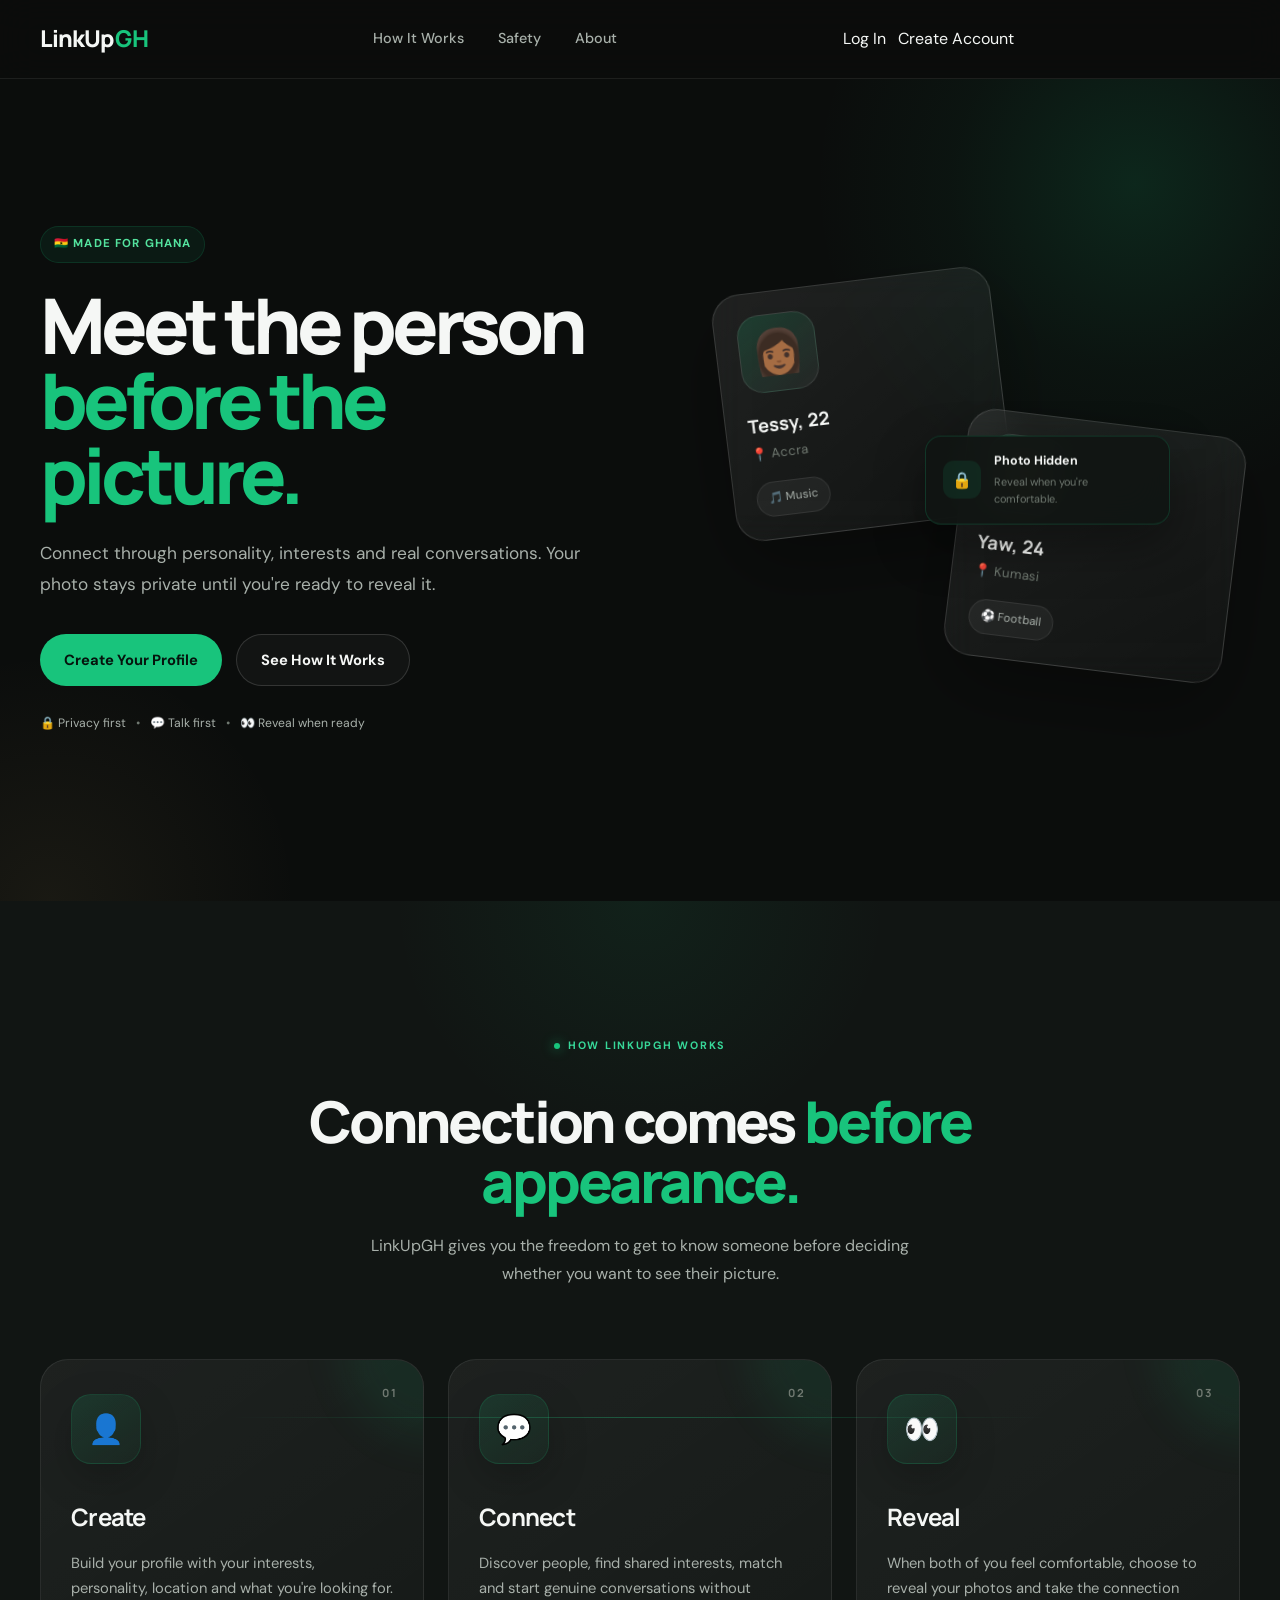
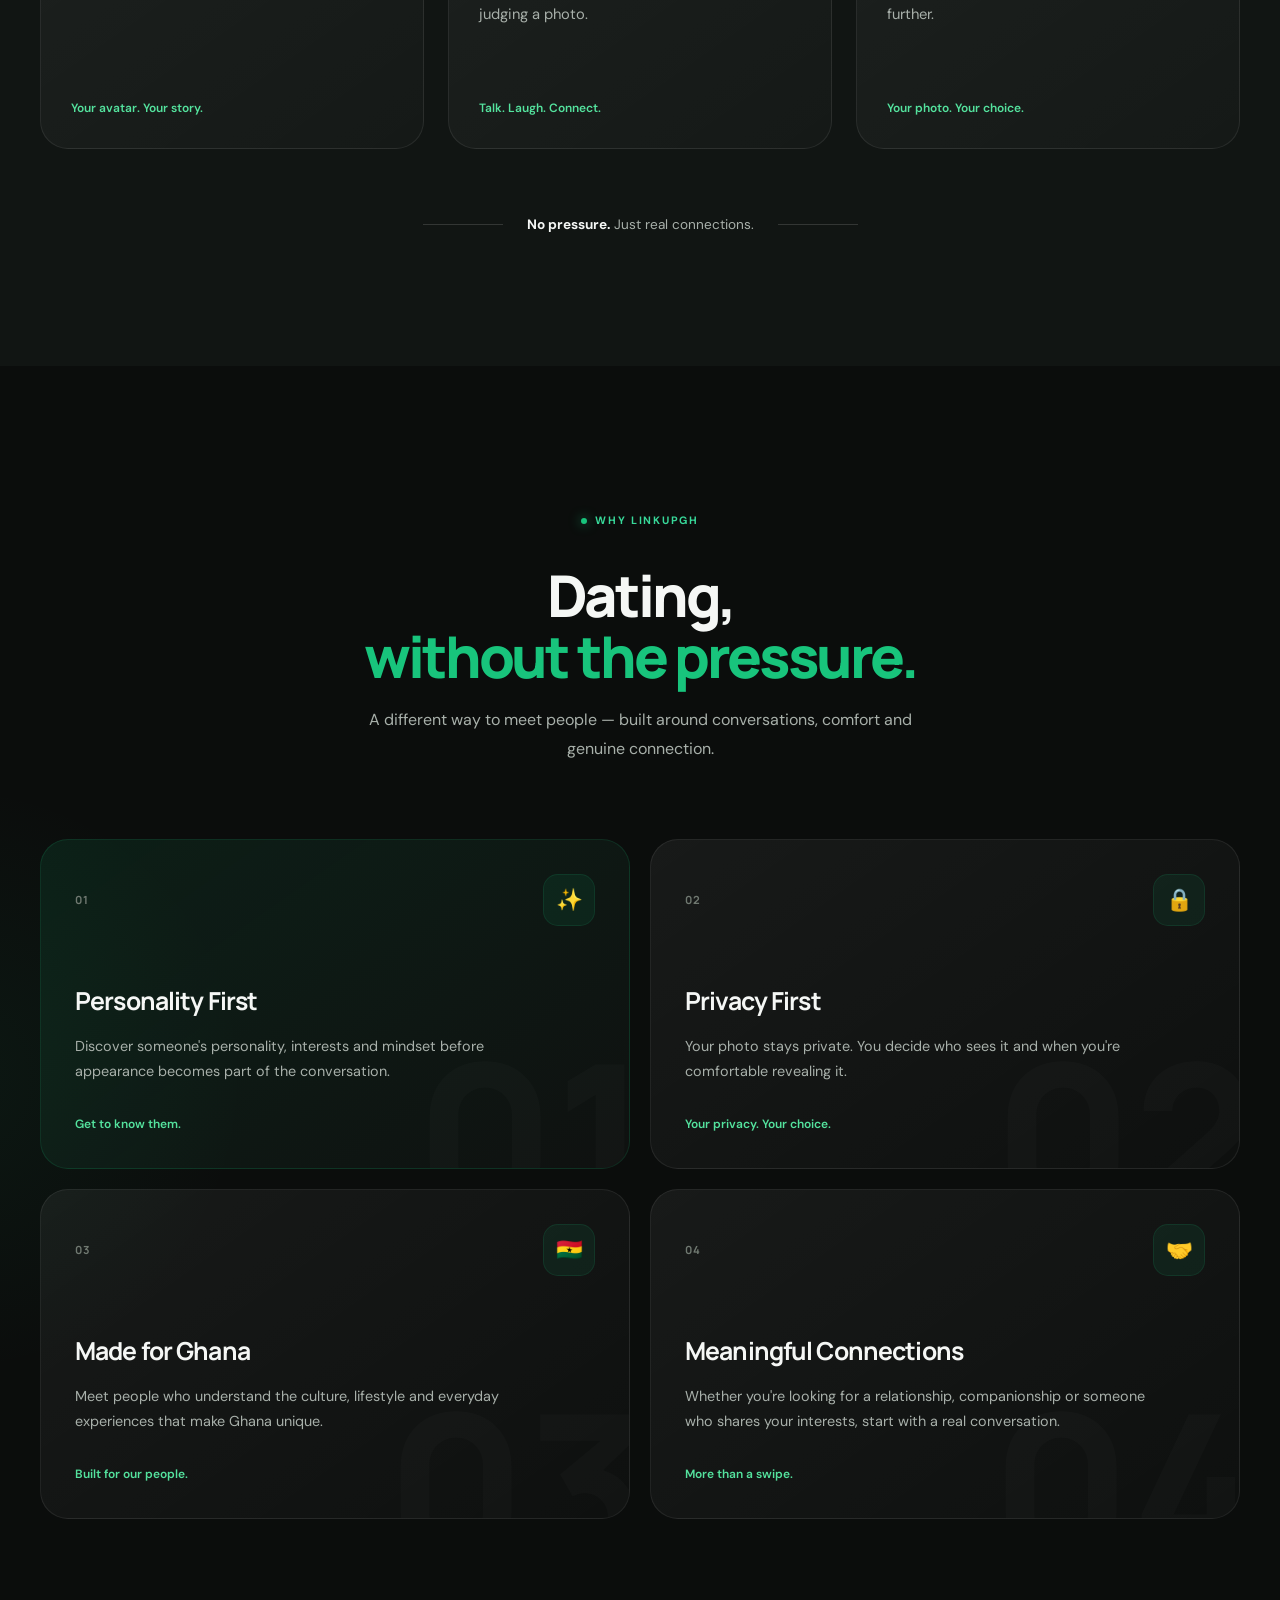
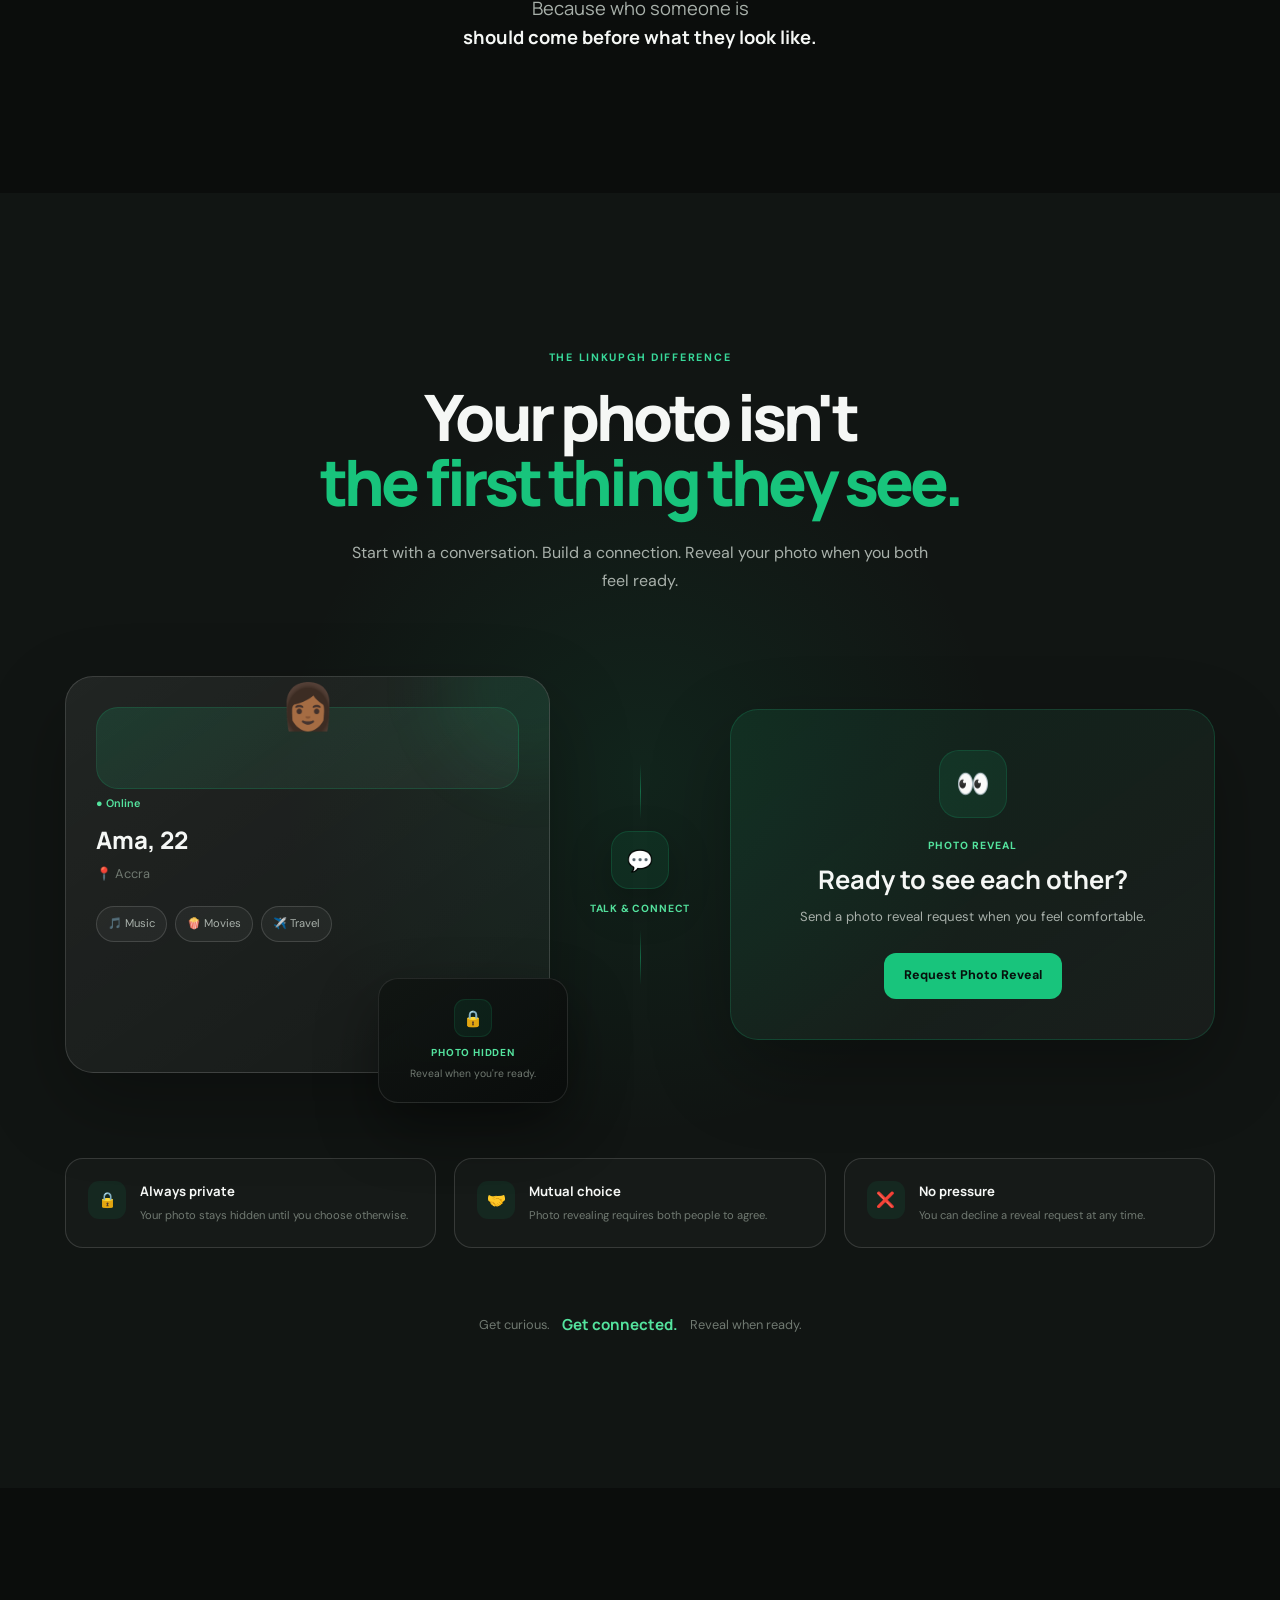
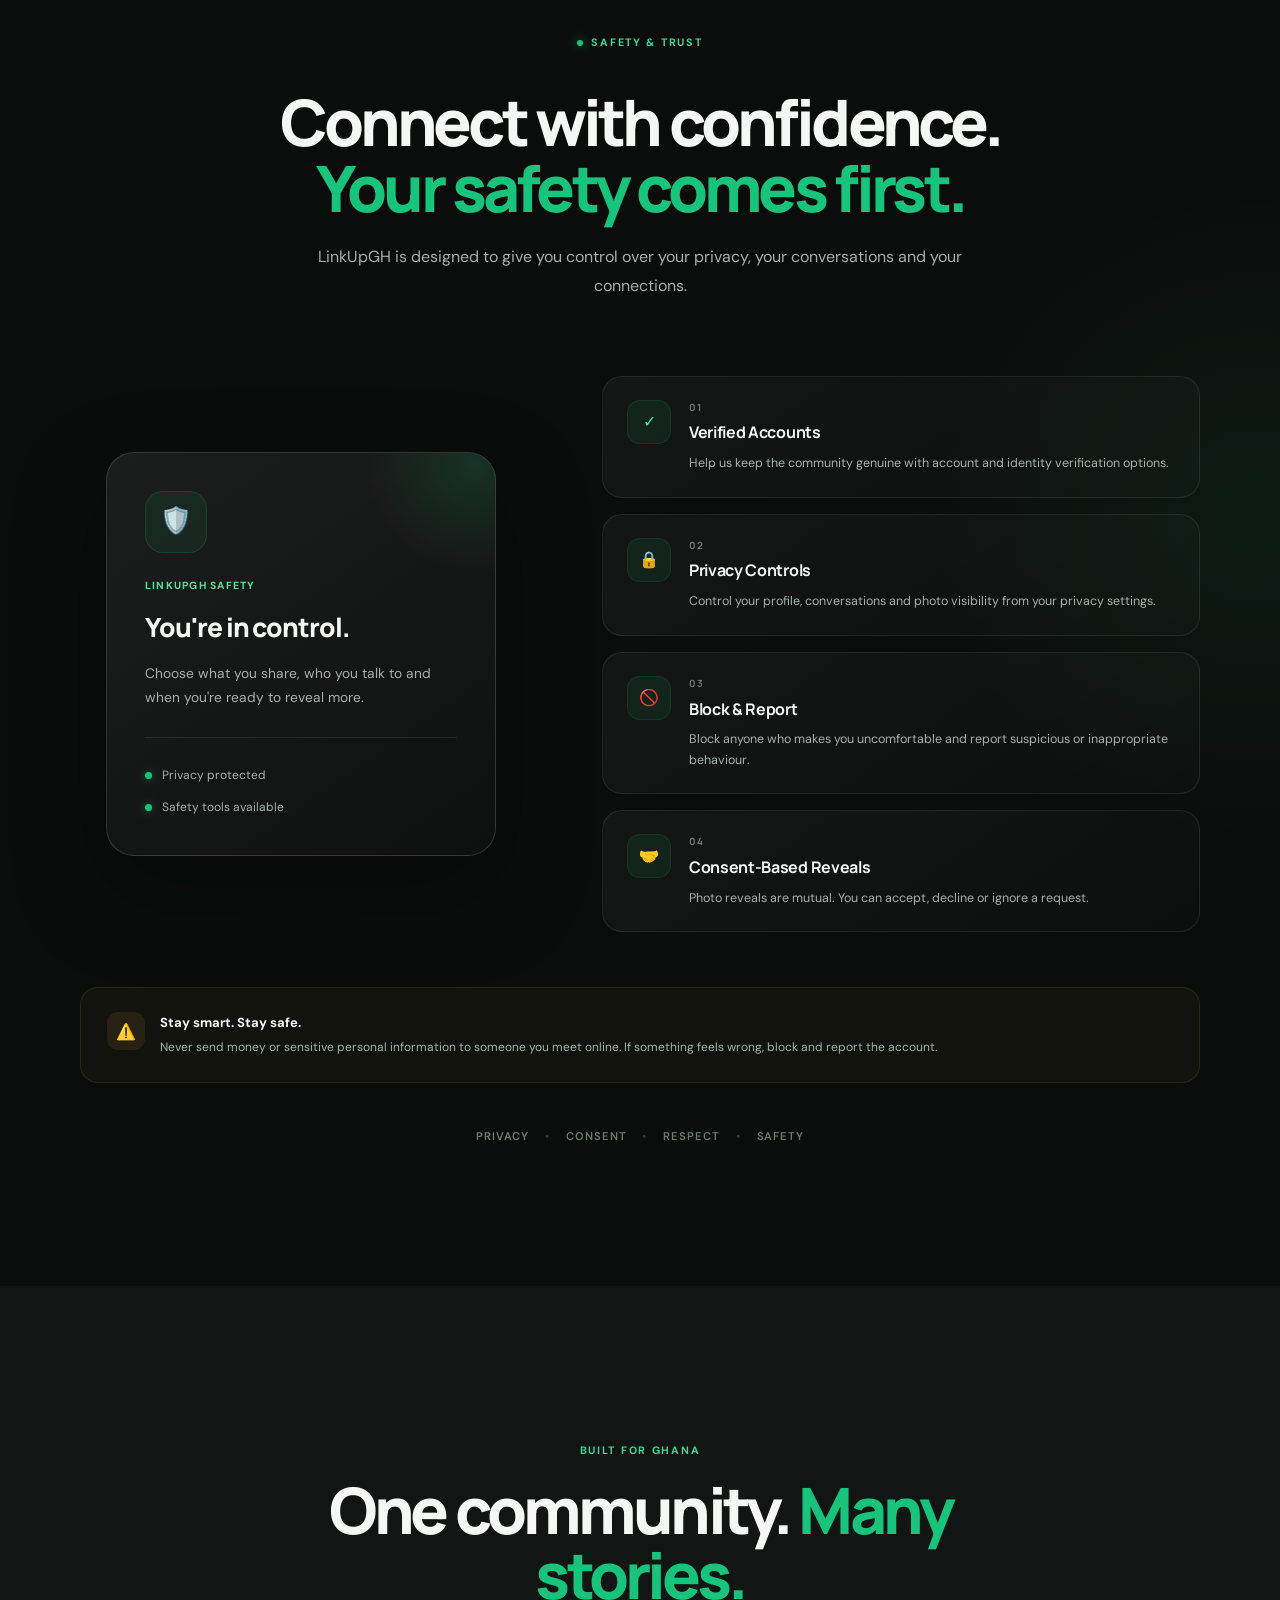
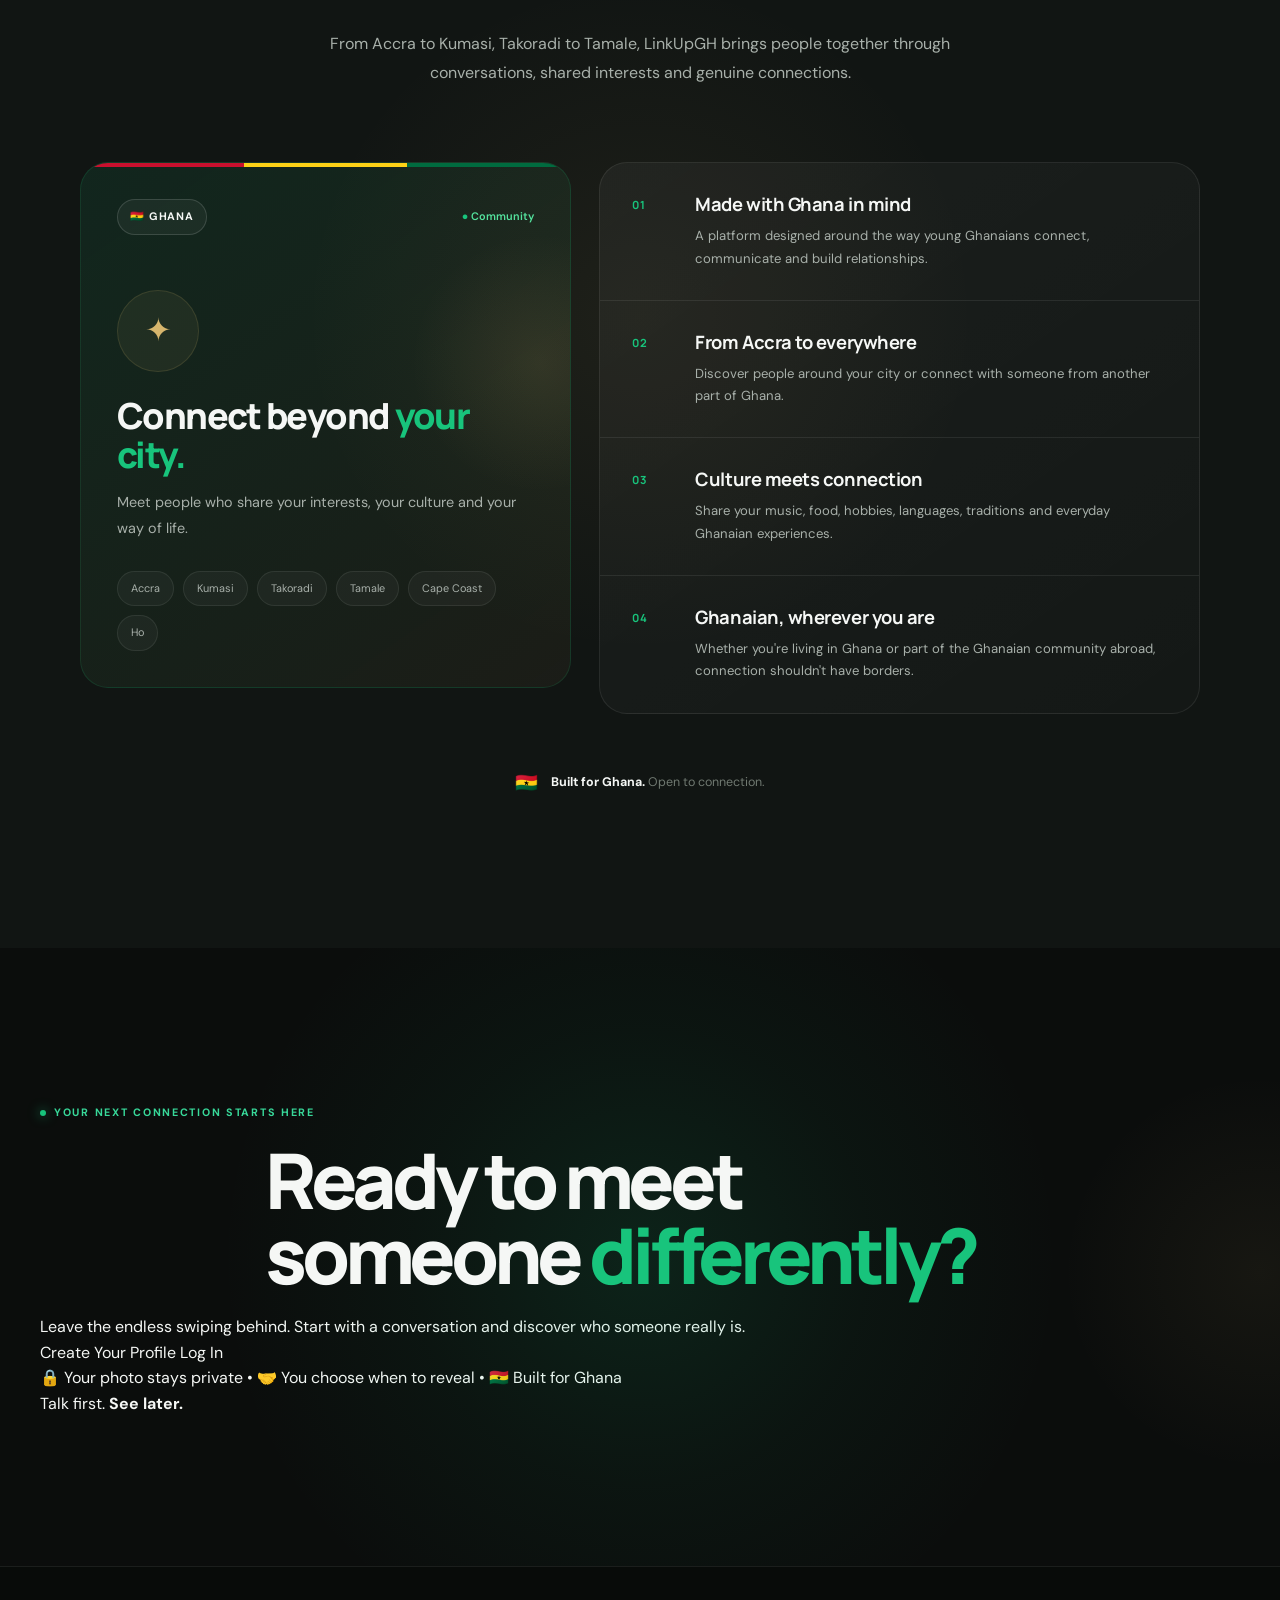
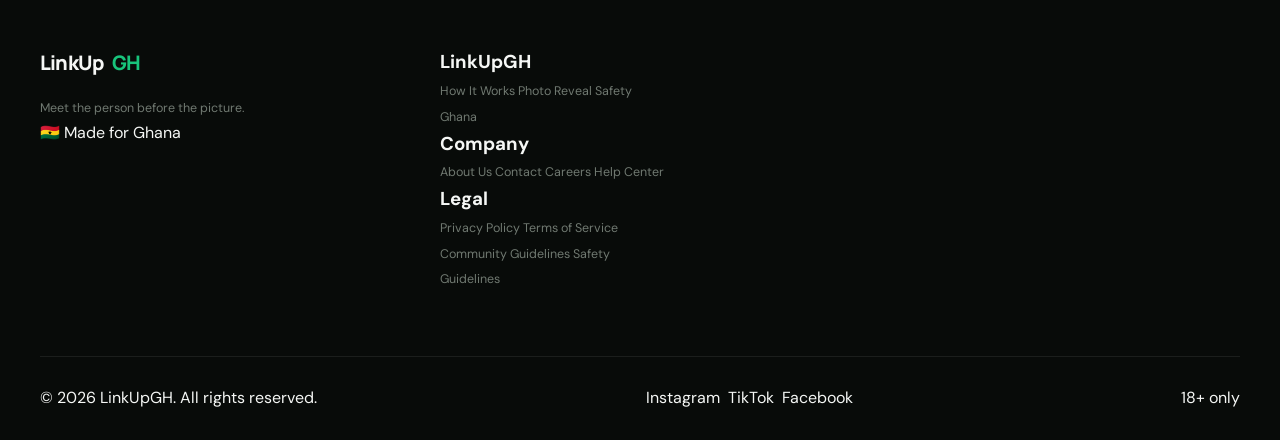
<file: index.html>
<!DOCTYPE html>
<html lang="en">

<head>

    <meta charset="UTF-8">

    <meta name="viewport" content="width=device-width, initial-scale=1.0">

    <title>LinkUpGH — Meet the Person Before the Picture</title>

    <meta 
        name="description" 
        content="LinkUpGH is a Ghanaian connection and dating platform where you meet the person before the picture."
    >

    <link rel="stylesheet" href="style.css">

</head>

<body>
<!-- ============================= -->
<!-- NAVIGATION -->
<!-- ============================= -->

<header class="navbar">

    <div class="nav-container">

        <!-- Logo -->
        <a href="#" class="logo">
            LinkUp<span>GH</span>
        </a>


        <!-- Navigation Links -->
        <nav class="nav-links">

            <a href="#how-it-works">How It Works</a>

            <a href="#safety">Safety</a>

            <a href="#about">About</a>

        </nav>


        <!-- Navigation Actions -->
        <div class="nav-actions">

            <a href="login.html" class="login-btn">
    Log In
</a>

            <a href="register.html" class="signup-btn">
    Create Account
</a>

        </div>


        <!-- Mobile Menu Button -->
        <button class="menu-btn" aria-label="Open navigation menu">

            <span></span>
            <span></span>
            <span></span>

        </button>

    </div>

</header>

  <!-- ============================= -->
<!-- HERO SECTION -->
<!-- ============================= -->

<section class="hero" id="home">

    <div class="hero-container">

        <!-- Hero Content -->
        <div class="hero-content">

            <span class="hero-label">
                🇬🇭 Made for Ghana
            </span>

            <h1>
                Meet the person
                <span>before the picture.</span>
            </h1>

            <p class="hero-description">
                Connect through personality, interests and real
                conversations. Your photo stays private until
                you're ready to reveal it.
            </p>

            <div class="hero-actions">

                <a href="register.html" class="hero-primary-btn">
    Create Your Profile
</a>

                <a href="#how-it-works" class="hero-secondary-btn">
                    See How It Works
                </a>

            </div>

            <div class="hero-trust">

                <span>🔒 Privacy first</span>

                <span>•</span>

                <span>💬 Talk first</span>

                <span>•</span>

                <span>👀 Reveal when ready</span>

            </div>

        </div>


        <!-- Hero Visual -->
        <div class="hero-visual">

            <div class="hero-card card-one">

                <div class="avatar">
                    👩🏾
                </div>

                <div class="card-info">
                    <h3>Tessy, 22</h3>
                    <p>📍 Accra</p>
                </div>

                <div class="interest">
                    🎵 Music
                </div>

            </div>


            <div class="hero-card card-two">

                <div class="avatar">
                    👨🏾
                </div>

                <div class="card-info">
                    <h3>Yaw, 24</h3>
                    <p>📍 Kumasi</p>
                </div>

                <div class="interest">
                    ⚽ Football
                </div>

            </div>


            <!-- Hidden Photo Message -->
            <div class="privacy-card">

                <div class="lock-icon">
                    🔒
                </div>

                <div>
                    <strong>Photo Hidden</strong>

                    <p>
                        Reveal when you're comfortable.
                    </p>
                </div>

            </div>

        </div>

    </div>

</section>

  <!-- ============================= -->
<!-- HOW IT WORKS SECTION -->
<!-- ============================= -->

<section class="how-it-works" id="how-it-works">

    <div class="how-container">

        <!-- Section Heading -->
        <div class="section-heading">

            <span class="section-label">
                HOW LINKUPGH WORKS
            </span>

            <h2>
                Connection comes
                <span>before appearance.</span>
            </h2>

            <p>
                LinkUpGH gives you the freedom to get to know someone
                before deciding whether you want to see their picture.
            </p>

        </div>


        <!-- Steps -->
        <div class="steps">

            <!-- Step 01 -->
            <article class="step-card">

                <div class="step-number">
                    01
                </div>

                <div class="step-icon">
                    👤
                </div>

                <h3>
                    Create
                </h3>

                <p>
                    Build your profile with your interests, personality,
                    location and what you're looking for.
                </p>

                <span class="step-highlight">
                    Your avatar. Your story.
                </span>

            </article>


            <!-- Step 02 -->
            <article class="step-card">

                <div class="step-number">
                    02
                </div>

                <div class="step-icon">
                    💬
                </div>

                <h3>
                    Connect
                </h3>

                <p>
                    Discover people, find shared interests, match and
                    start genuine conversations without judging a photo.
                </p>

                <span class="step-highlight">
                    Talk. Laugh. Connect.
                </span>

            </article>


            <!-- Step 03 -->
            <article class="step-card">

                <div class="step-number">
                    03
                </div>

                <div class="step-icon">
                    👀
                </div>

                <h3>
                    Reveal
                </h3>

                <p>
                    When both of you feel comfortable, choose to reveal
                    your photos and take the connection further.
                </p>

                <span class="step-highlight">
                    Your photo. Your choice.
                </span>

            </article>

        </div>


        <!-- Bottom Statement -->
        <div class="concept-statement">

            <div class="statement-line"></div>

            <p>
                <strong>No pressure.</strong>
                <span>Just real connections.</span>
            </p>

            <div class="statement-line"></div>

        </div>

    </div>

</section>

  <!-- ============================= -->
<!-- WHY LINKUPGH SECTION -->
<!-- ============================= -->

<section class="why-linkupgh" id="about">

    <div class="why-container">

        <!-- Section Heading -->
        <div class="section-heading why-heading">

            <span class="section-label">
                WHY LINKUPGH
            </span>

            <h2>
                Dating,
                <span>without the pressure.</span>
            </h2>

            <p>
                A different way to meet people — built around
                conversations, comfort and genuine connection.
            </p>

        </div>


        <!-- Benefits Grid -->
        <div class="benefits-grid">

            <!-- Benefit 01 -->
            <article class="benefit-card benefit-featured">

                <div class="benefit-top">

                    <span class="benefit-number">
                        01
                    </span>

                    <span class="benefit-icon">
                        ✨
                    </span>

                </div>

                <h3>
                    Personality First
                </h3>

                <p>
                    Discover someone's personality, interests and
                    mindset before appearance becomes part of the
                    conversation.
                </p>

                <div class="benefit-tag">
                    Get to know them.
                </div>

            </article>


            <!-- Benefit 02 -->
            <article class="benefit-card">

                <div class="benefit-top">

                    <span class="benefit-number">
                        02
                    </span>

                    <span class="benefit-icon">
                        🔒
                    </span>

                </div>

                <h3>
                    Privacy First
                </h3>

                <p>
                    Your photo stays private. You decide who sees it
                    and when you're comfortable revealing it.
                </p>

                <div class="benefit-tag">
                    Your privacy. Your choice.
                </div>

            </article>


            <!-- Benefit 03 -->
            <article class="benefit-card">

                <div class="benefit-top">

                    <span class="benefit-number">
                        03
                    </span>

                    <span class="benefit-icon">
                        🇬🇭
                    </span>

                </div>

                <h3>
                    Made for Ghana
                </h3>

                <p>
                    Meet people who understand the culture, lifestyle
                    and everyday experiences that make Ghana unique.
                </p>

                <div class="benefit-tag">
                    Built for our people.
                </div>

            </article>


            <!-- Benefit 04 -->
            <article class="benefit-card">

                <div class="benefit-top">

                    <span class="benefit-number">
                        04
                    </span>

                    <span class="benefit-icon">
                        🤝
                    </span>

                </div>

                <h3>
                    Meaningful Connections
                </h3>

                <p>
                    Whether you're looking for a relationship,
                    companionship or someone who shares your interests,
                    start with a real conversation.
                </p>

                <div class="benefit-tag">
                    More than a swipe.
                </div>

            </article>

        </div>


        <!-- Bottom Message -->
        <div class="why-bottom">

            <p>
                <span>Because who someone is</span>
                <strong>should come before what they look like.</strong>
            </p>

        </div>

    </div>

</section>
  <!-- ============================= -->
<!-- PHOTO REVEAL SECTION -->
<!-- ============================= -->

<section class="photo-reveal" id="photo-reveal">

    <div class="reveal-container">

        <!-- Section Introduction -->
        <div class="reveal-intro">

            <span class="section-label">
                THE LINKUPGH DIFFERENCE
            </span>

            <h2>
                Your photo isn't
                <span>the first thing they see.</span>
            </h2>

            <p>
                Start with a conversation. Build a connection.
                Reveal your photo when you both feel ready.
            </p>

        </div>


        <!-- Reveal Experience -->
        <div class="reveal-experience">


            <!-- Left: Hidden Profile -->
            <div class="reveal-profile">

                <div class="profile-window">

                    <div class="profile-avatar">
                        👩🏾
                    </div>

                    <div class="profile-details">

                        <span class="profile-status">
                            ● Online
                        </span>

                        <h3>
                            Ama, 22
                        </h3>

                        <p>
                            📍 Accra
                        </p>

                    </div>

                    <div class="profile-interests">

                        <span>🎵 Music</span>
                        <span>🍿 Movies</span>
                        <span>✈️ Travel</span>

                    </div>

                </div>


                <!-- Hidden Photo -->
                <div class="hidden-photo">

                    <div class="hidden-photo-icon">
                        🔒
                    </div>

                    <span>
                        PHOTO HIDDEN
                    </span>

                    <small>
                        Reveal when you're ready.
                    </small>

                </div>

            </div>


            <!-- Center: Connection -->
            <div class="reveal-connection">

                <div class="connection-line"></div>

                <div class="connection-icon">
                    💬
                </div>

                <span>
                    Talk & Connect
                </span>

                <div class="connection-line"></div>

            </div>


            <!-- Right: Reveal -->
            <div class="reveal-profile reveal-ready">

                <div class="reveal-card">

                    <div class="reveal-card-icon">
                        👀
                    </div>

                    <span class="reveal-card-label">
                        PHOTO REVEAL
                    </span>

                    <h3>
                        Ready to see each other?
                    </h3>

                    <p>
                        Send a photo reveal request when
                        you feel comfortable.
                    </p>

                    <button class="reveal-request-btn">
                        Request Photo Reveal
                    </button>

                </div>

            </div>

        </div>


        <!-- Reveal Rules -->
        <div class="reveal-rules">

            <div class="rule">

                <span class="rule-icon">
                    🔒
                </span>

                <div>
                    <strong>
                        Always private
                    </strong>

                    <p>
                        Your photo stays hidden until you choose otherwise.
                    </p>
                </div>

            </div>


            <div class="rule">

                <span class="rule-icon">
                    🤝
                </span>

                <div>
                    <strong>
                        Mutual choice
                    </strong>

                    <p>
                        Photo revealing requires both people to agree.
                    </p>
                </div>

            </div>


            <div class="rule">

                <span class="rule-icon">
                    ❌
                </span>

                <div>
                    <strong>
                        No pressure
                    </strong>

                    <p>
                        You can decline a reveal request at any time.
                    </p>
                </div>

            </div>

        </div>


        <!-- Closing Statement -->
        <div class="reveal-statement">

            <span>
                Get curious.
            </span>

            <strong>
                Get connected.
            </strong>

            <span>
                Reveal when ready.
            </span>

        </div>

    </div>

</section>

  <!-- ============================= -->
<!-- SAFETY & TRUST SECTION -->
<!-- ============================= -->

<section class="safety-trust" id="safety">

    <div class="safety-container">

        <!-- Section Heading -->
        <div class="section-heading safety-heading">

            <span class="section-label">
                SAFETY & TRUST
            </span>

            <h2>
                Connect with confidence.
                <span>Your safety comes first.</span>
            </h2>

            <p>
                LinkUpGH is designed to give you control over
                your privacy, your conversations and your connections.
            </p>

        </div>


        <!-- Safety Content -->
        <div class="safety-content">


            <!-- Safety Visual -->
            <div class="safety-visual">

                <div class="security-card">

                    <div class="security-icon">
                        🛡️
                    </div>

                    <span class="security-status">
                        LINKUPGH SAFETY
                    </span>

                    <h3>
                        You're in control.
                    </h3>

                    <p>
                        Choose what you share, who you talk to
                        and when you're ready to reveal more.
                    </p>

                    <div class="security-line"></div>

                    <div class="security-status-row">

                        <span>
                            <i></i>
                            Privacy protected
                        </span>

                        <span>
                            <i></i>
                            Safety tools available
                        </span>

                    </div>

                </div>

            </div>


            <!-- Safety Features -->
            <div class="safety-features">


                <!-- Feature 01 -->
                <article class="safety-feature">

                    <div class="safety-feature-icon">
                        ✓
                    </div>

                    <div class="safety-feature-content">

                        <span>
                            01
                        </span>

                        <h3>
                            Verified Accounts
                        </h3>

                        <p>
                            Help us keep the community genuine with
                            account and identity verification options.
                        </p>

                    </div>

                </article>


                <!-- Feature 02 -->
                <article class="safety-feature">

                    <div class="safety-feature-icon">
                        🔒
                    </div>

                    <div class="safety-feature-content">

                        <span>
                            02
                        </span>

                        <h3>
                            Privacy Controls
                        </h3>

                        <p>
                            Control your profile, conversations and
                            photo visibility from your privacy settings.
                        </p>

                    </div>

                </article>


                <!-- Feature 03 -->
                <article class="safety-feature">

                    <div class="safety-feature-icon">
                        🚫
                    </div>

                    <div class="safety-feature-content">

                        <span>
                            03
                        </span>

                        <h3>
                            Block & Report
                        </h3>

                        <p>
                            Block anyone who makes you uncomfortable
                            and report suspicious or inappropriate behaviour.
                        </p>

                    </div>

                </article>


                <!-- Feature 04 -->
                <article class="safety-feature">

                    <div class="safety-feature-icon">
                        🤝
                    </div>

                    <div class="safety-feature-content">

                        <span>
                            04
                        </span>

                        <h3>
                            Consent-Based Reveals
                        </h3>

                        <p>
                            Photo reveals are mutual. You can accept,
                            decline or ignore a request.
                        </p>

                    </div>

                </article>


            </div>

        </div>


        <!-- Safety Notice -->
        <div class="safety-notice">

            <span class="notice-icon">
                ⚠️
            </span>

            <div>

                <strong>
                    Stay smart. Stay safe.
                </strong>

                <p>
                    Never send money or sensitive personal information
                    to someone you meet online. If something feels wrong,
                    block and report the account.
                </p>

            </div>

        </div>


        <!-- Bottom Statement -->
        <div class="safety-bottom">

            <span>
                Privacy
            </span>

            <span>•</span>

            <span>
                Consent
            </span>

            <span>•</span>

            <span>
                Respect
            </span>

            <span>•</span>

            <span>
                Safety
            </span>

        </div>

    </div>

</section>

  <!-- ============================= -->
<!-- BUILT FOR GHANA SECTION -->
<!-- ============================= -->

<section class="ghana-section" id="ghana">

    <div class="ghana-container">

        <!-- Ghana Section Heading -->
        <div class="ghana-heading">

            <span class="section-label">
                BUILT FOR GHANA
            </span>

            <h2>
                One community.
                <span>Many stories.</span>
            </h2>

            <p>
                From Accra to Kumasi, Takoradi to Tamale,
                LinkUpGH brings people together through
                conversations, shared interests and genuine connections.
            </p>

        </div>


        <!-- Ghana Experience -->
        <div class="ghana-experience">


            <!-- Ghana Visual -->
            <div class="ghana-visual">

                <div class="ghana-card">

                    <div class="ghana-card-top">

                        <span class="ghana-badge">
                            🇬🇭 GHANA
                        </span>

                        <span class="ghana-online">
                            ● Community
                        </span>

                    </div>

                    <div class="ghana-symbol">
                        ✦
                    </div>

                    <h3>
                        Connect beyond
                        <span>your city.</span>
                    </h3>

                    <p>
                        Meet people who share your interests,
                        your culture and your way of life.
                    </p>

                    <div class="ghana-locations">

                        <span>Accra</span>
                        <span>Kumasi</span>
                        <span>Takoradi</span>
                        <span>Tamale</span>
                        <span>Cape Coast</span>
                        <span>Ho</span>

                    </div>

                </div>

            </div>


            <!-- Ghana Values -->
            <div class="ghana-values">

                <!-- Value 01 -->
                <article class="ghana-value">

                    <span class="ghana-value-number">
                        01
                    </span>

                    <div>

                        <h3>
                            Made with Ghana in mind
                        </h3>

                        <p>
                            A platform designed around the way
                            young Ghanaians connect, communicate
                            and build relationships.
                        </p>

                    </div>

                </article>


                <!-- Value 02 -->
                <article class="ghana-value">

                    <span class="ghana-value-number">
                        02
                    </span>

                    <div>

                        <h3>
                            From Accra to everywhere
                        </h3>

                        <p>
                            Discover people around your city or
                            connect with someone from another part
                            of Ghana.
                        </p>

                    </div>

                </article>


                <!-- Value 03 -->
                <article class="ghana-value">

                    <span class="ghana-value-number">
                        03
                    </span>

                    <div>

                        <h3>
                            Culture meets connection
                        </h3>

                        <p>
                            Share your music, food, hobbies,
                            languages, traditions and everyday
                            Ghanaian experiences.
                        </p>

                    </div>

                </article>


                <!-- Value 04 -->
                <article class="ghana-value">

                    <span class="ghana-value-number">
                        04
                    </span>

                    <div>

                        <h3>
                            Ghanaian, wherever you are
                        </h3>

                        <p>
                            Whether you're living in Ghana or
                            part of the Ghanaian community abroad,
                            connection shouldn't have borders.
                        </p>

                    </div>

                </article>

            </div>

        </div>


        <!-- Ghana Closing Statement -->
        <div class="ghana-statement">

            <span>
                🇬🇭
            </span>

            <p>
                <strong>
                    Built for Ghana.
                </strong>

                <span>
                    Open to connection.
                </span>
            </p>

        </div>

    </div>

</section>

<!-- ============================= -->
<!-- FINAL CTA SECTION -->
<!-- ============================= -->

<section class="final-cta" id="join">

    <div class="cta-container">

        <!-- Decorative Element -->
        <div class="cta-glow"></div>

        <!-- CTA Content -->
        <div class="cta-content">

            <span class="section-label">
                YOUR NEXT CONNECTION STARTS HERE
            </span>

            <h2>
                Ready to meet someone
                <span>differently?</span>
            </h2>

            <p>
                Leave the endless swiping behind.
                Start with a conversation and discover
                who someone really is.
            </p>

            <!-- CTA Buttons -->
            <div class="cta-actions">

                <a href="register.html" class="cta-primary-btn">
    Create Your Profile
</a>

                <a href="login.html" class="cta-secondary-btn">
    Log In
</a>

            </div>

            <!-- Trust Message -->
            <div class="cta-trust">

                <span>🔒 Your photo stays private</span>

                <span>•</span>

                <span>🤝 You choose when to reveal</span>

                <span>•</span>

                <span>🇬🇭 Built for Ghana</span>

            </div>

        </div>


        <!-- CTA Closing Message -->
        <div class="cta-closing">

            <div class="cta-line"></div>

            <p>
                <span>Talk first.</span>
                <strong>See later.</strong>
            </p>

            <div class="cta-line"></div>

        </div>

    </div>

</section>

<!-- ============================= -->
<!-- FOOTER -->
<!-- ============================= -->

<footer class="footer">

    <div class="footer-container">

        <!-- Footer Top -->
        <div class="footer-top">


            <!-- Brand -->
            <div class="footer-brand">

                <a href="#" class="footer-logo">
                    LinkUp<span>GH</span>
                </a>

                <p>
                    Meet the person before the picture.
                </p>

                <span class="footer-location">
                    🇬🇭 Made for Ghana
                </span>

            </div>


            <!-- Footer Navigation -->
            <div class="footer-links">


                <!-- Product -->
                <div class="footer-column">

                    <h3>
                        LinkUpGH
                    </h3>

                    <a href="#how-it-works">
                        How It Works
                    </a>

                    <a href="#photo-reveal">
                        Photo Reveal
                    </a>

                    <a href="#safety">
                        Safety
                    </a>

                    <a href="#ghana">
                        Ghana
                    </a>

                </div>


                <!-- Company -->
                <div class="footer-column">

                    <h3>
                        Company
                    </h3>

                    <a href="#about">
                        About Us
                    </a>

                    <a href="#">
                        Contact
                    </a>

                    <a href="#">
                        Careers
                    </a>

                    <a href="#">
                        Help Center
                    </a>

                </div>


                <!-- Legal -->
                <div class="footer-column">

                    <h3>
                        Legal
                    </h3>

                    <a href="#">
                        Privacy Policy
                    </a>

                    <a href="#">
                        Terms of Service
                    </a>

                    <a href="#">
                        Community Guidelines
                    </a>

                    <a href="#">
                        Safety Guidelines
                    </a>

                </div>

            </div>

        </div>


        <!-- Footer Divider -->
        <div class="footer-divider"></div>


        <!-- Footer Bottom -->
        <div class="footer-bottom">

            <p>
                © 2026 LinkUpGH. All rights reserved.
            </p>


            <!-- Social Links -->
            <div class="footer-socials">

                <a href="#" aria-label="Instagram">
                    Instagram
                </a>

                <a href="#" aria-label="TikTok">
                    TikTok
                </a>

                <a href="#" aria-label="Facebook">
                    Facebook
                </a>

            </div>


            <!-- Age Notice -->
            <span class="age-notice">
                18+ only
            </span>

        </div>

    </div>

</footer>  

    <script src="script.js"></script>

</body>

</html>
</file>
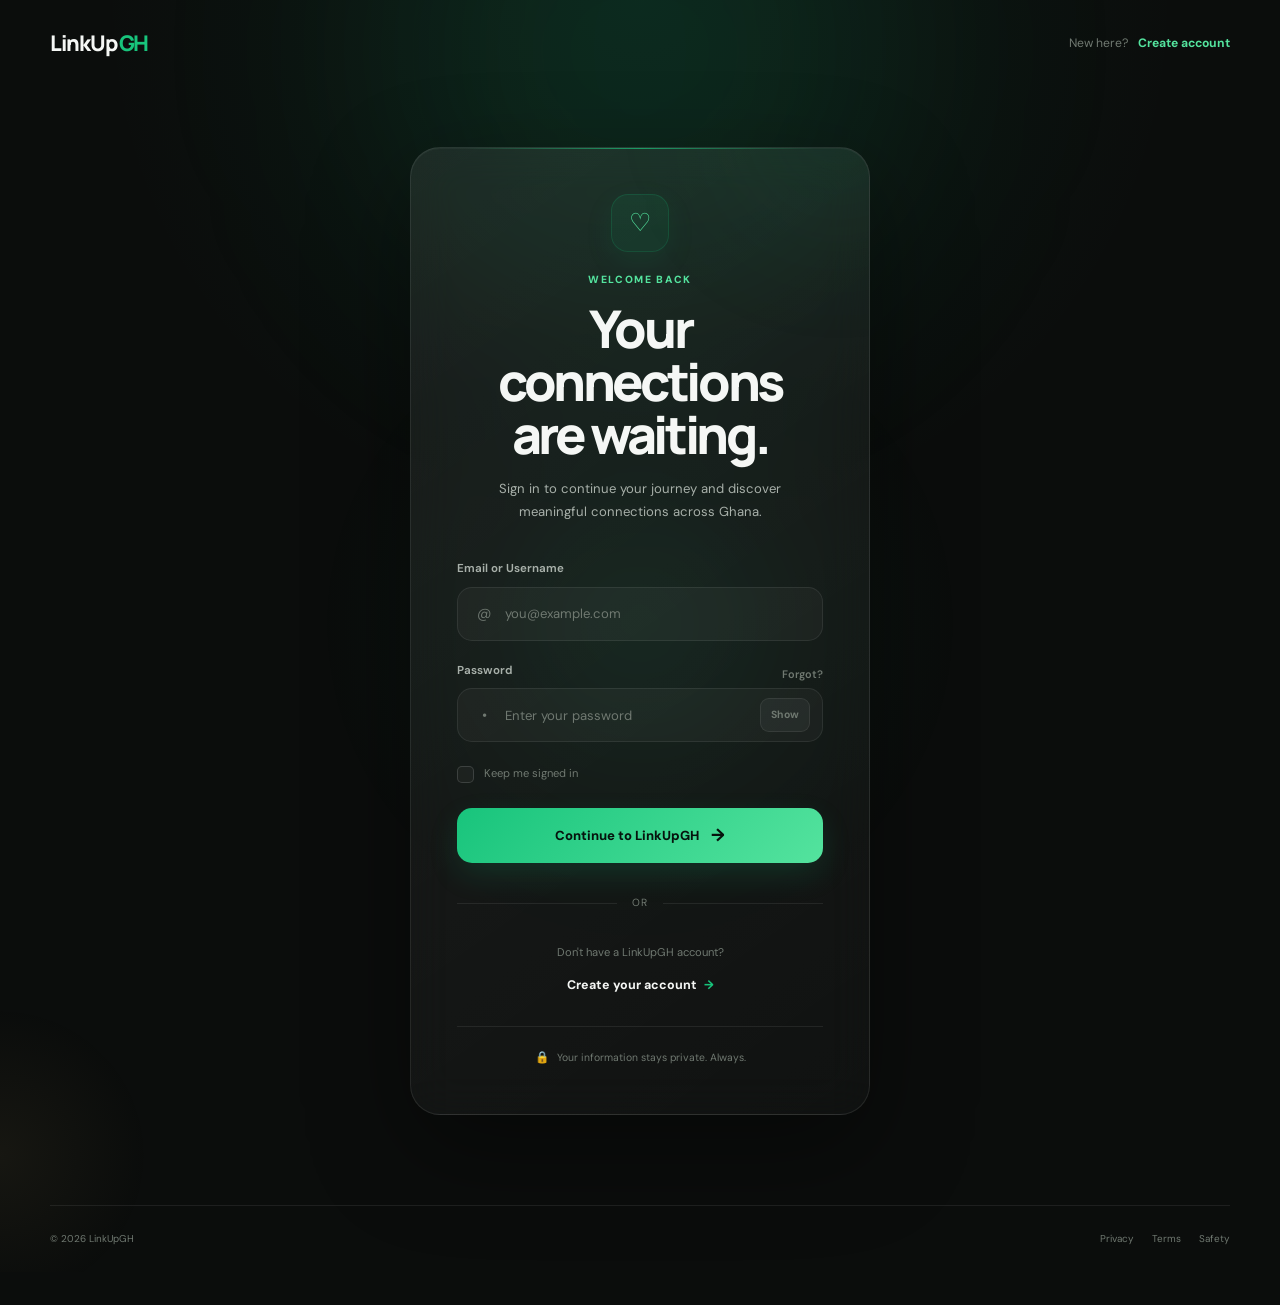
<file: login.html>
<!DOCTYPE html>
<html lang="en">
<head>
    <meta charset="UTF-8">
    <meta name="viewport" content="width=device-width, initial-scale=1.0">

    <title>Login | LinkUpGH</title>

    <link rel="stylesheet" href="style.css">
</head>

<body class="login-page">

    <!-- ========================================= -->
    <!-- NAVIGATION -->
    <!-- ========================================= -->

    <nav class="login-nav">

        <a href="index.html" class="logo">
            LinkUp<span>GH</span>
        </a>

        <div class="login-nav-right">
            <span>New here?</span>
            <a href="register.html">Create account</a>
        </div>

    </nav>


    <!-- ========================================= -->
    <!-- LOGIN MAIN -->
    <!-- ========================================= -->

    <main class="login-main">

        <section class="login-card">

            <!-- Decorative glow -->

            <div class="login-glow"></div>


            <!-- ========================================= -->
            <!-- LOGIN HEADER -->
            <!-- ========================================= -->

            <div class="login-intro">

                <div class="login-icon">
                    ♡
                </div>

                <p class="login-eyebrow">
                    WELCOME BACK
                </p>

                <h1>
                    Your connections<br>
                    are waiting.
                </h1>

                <p class="login-description">
                    Sign in to continue your journey
                    and discover meaningful connections
                    across Ghana.
                </p>

            </div>


            <!-- ========================================= -->
            <!-- LOGIN FORM -->
            <!-- ========================================= -->

            <form id="loginForm" class="login-form">

                <!-- Email / Username -->

                <div class="form-group">

                    <label for="loginEmail">
                        Email or Username
                    </label>

                    <div class="input-wrapper">

                        <span class="input-icon">
                            @
                        </span>

                        <input
                            type="text"
                            id="loginEmail"
                            name="loginEmail"
                            placeholder="you@example.com"
                            autocomplete="username"
                            required
                        >

                    </div>

                </div>


                <!-- Password -->

                <div class="form-group">

                    <div class="label-row">

                        <label for="loginPassword">
                            Password
                        </label>

                        <a href="#" class="forgot-password">
                            Forgot?
                        </a>

                    </div>

                    <div class="input-wrapper">

                        <span class="input-icon">
                            •
                        </span>

                        <input
                            type="password"
                            id="loginPassword"
                            name="loginPassword"
                            placeholder="Enter your password"
                            autocomplete="current-password"
                            required
                        >

                        <button
                            type="button"
                            id="toggleLoginPassword"
                            class="password-toggle"
                        >
                            Show
                        </button>

                    </div>

                </div>


                <!-- Remember Me -->

                <label class="remember-me">

                    <input
                        type="checkbox"
                        id="rememberMe"
                        name="rememberMe"
                    >

                    <span class="custom-checkbox"></span>

                    <span>
                        Keep me signed in
                    </span>

                </label>


                <!-- Login Button -->

                <button
                    type="submit"
                    class="login-button"
                >
                    <span>Continue to LinkUpGH</span>
                    <span class="button-arrow">→</span>
                </button>

            </form>


            <!-- ========================================= -->
            <!-- DIVIDER -->
            <!-- ========================================= -->

            <div class="login-divider">
                <span>or</span>
            </div>


            <!-- ========================================= -->
            <!-- REGISTER CTA -->
            <!-- ========================================= -->

            <div class="register-cta">

                <p>
                    Don't have a LinkUpGH account?
                </p>

                <a href="register.html">
                    Create your account
                    <span>→</span>
                </a>

            </div>


            <!-- ========================================= -->
            <!-- TRUST MESSAGE -->
            <!-- ========================================= -->

            <div class="login-trust">

                <span>🔒</span>

                <p>
                    Your information stays private.
                    Always.
                </p>

            </div>

        </section>

    </main>


    <!-- ========================================= -->
    <!-- FOOTER -->
    <!-- ========================================= -->

    <footer class="login-footer">

        <p>
            © 2026 LinkUpGH
        </p>

        <div>

            <a href="#">
                Privacy
            </a>

            <a href="#">
                Terms
            </a>

            <a href="#">
                Safety
            </a>

        </div>

    </footer>


    <!-- ========================================= -->
    <!-- JAVASCRIPT -->
    <!-- ========================================= -->

    <script src="script.js"></script>

</body>
</html>
</file>
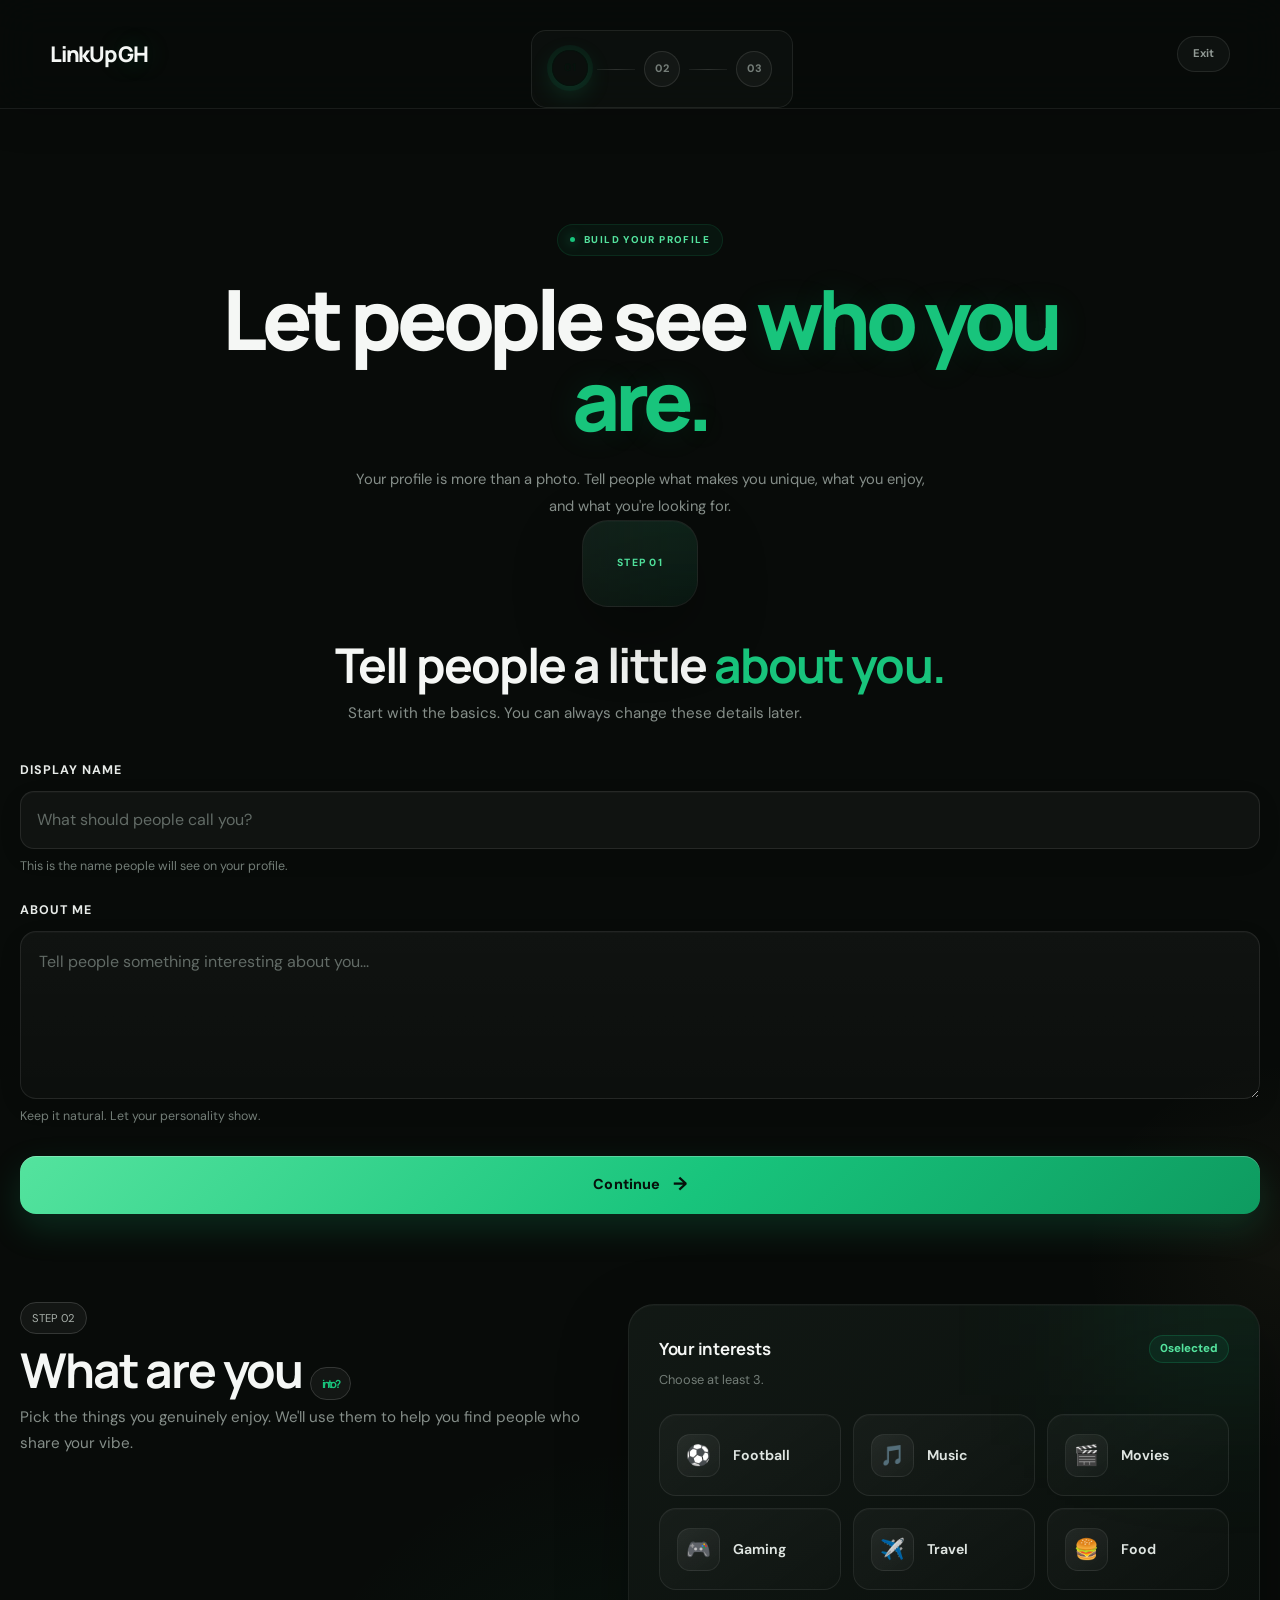
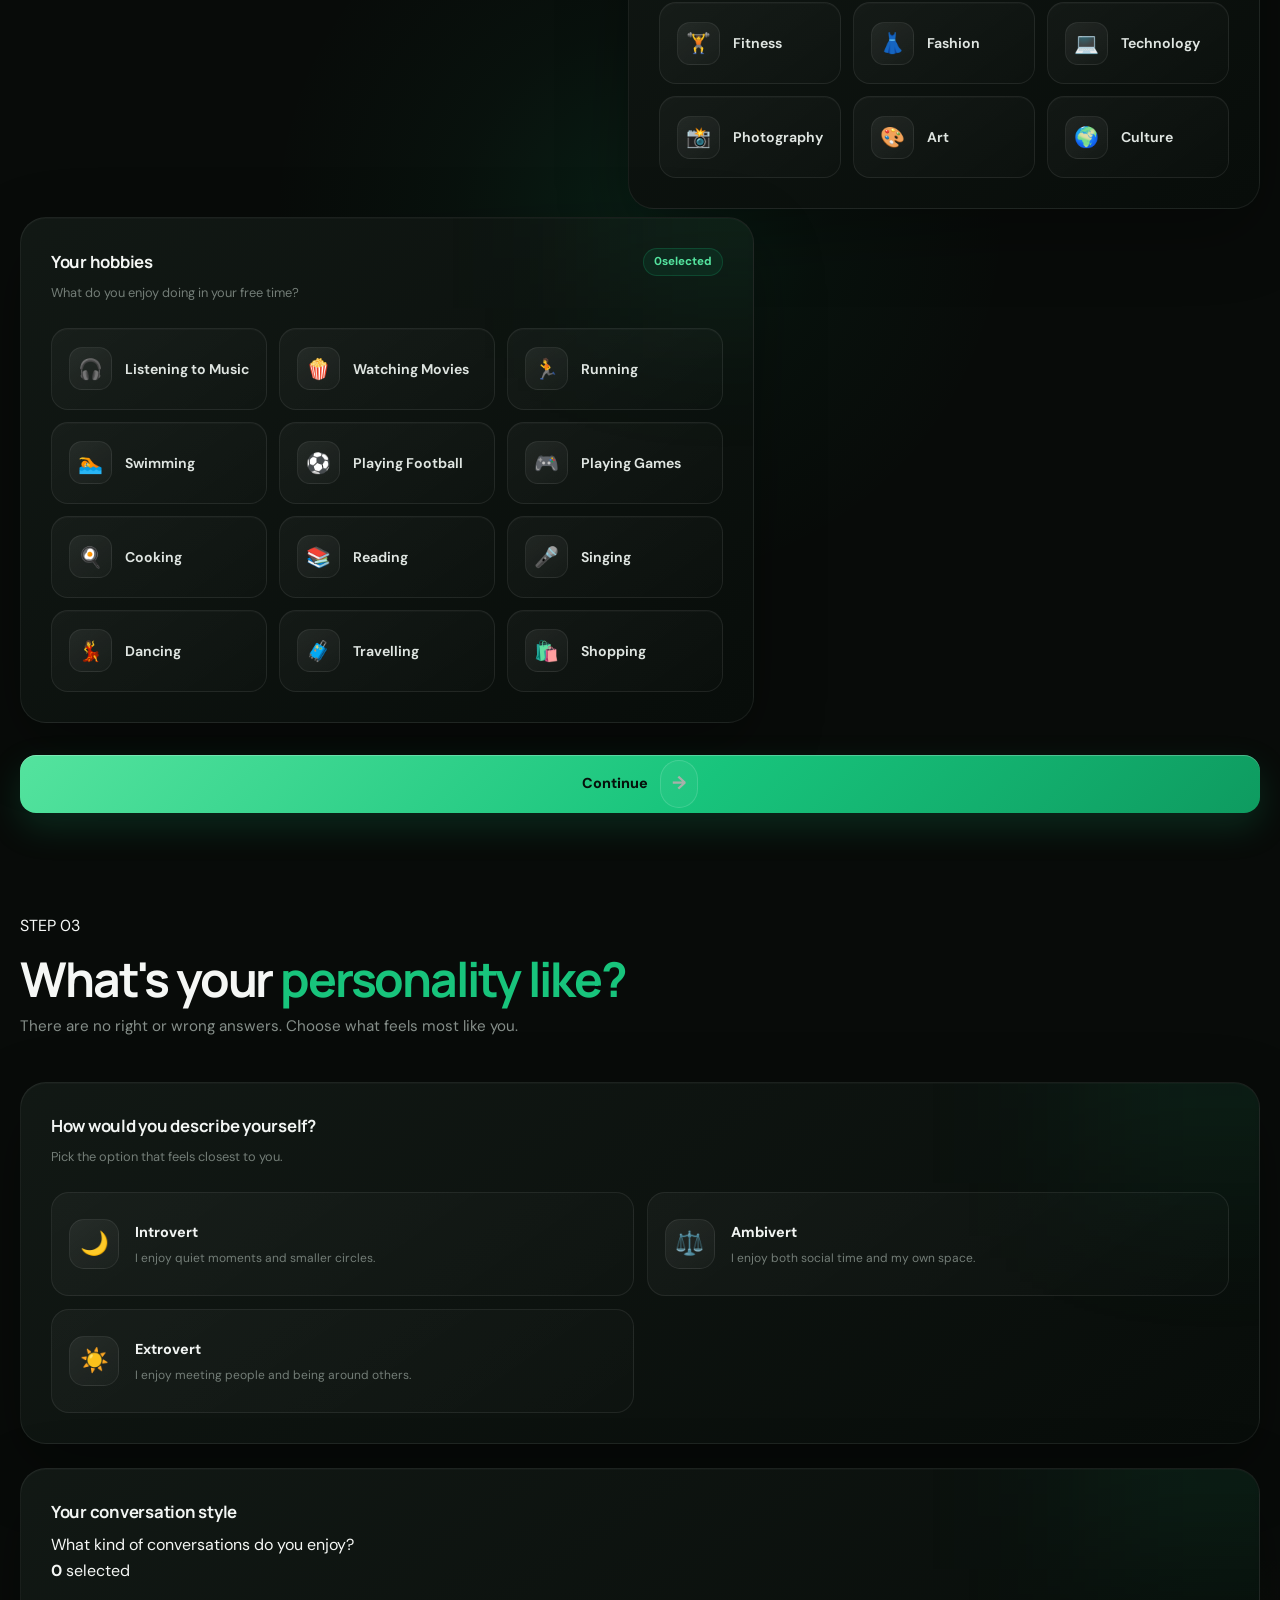
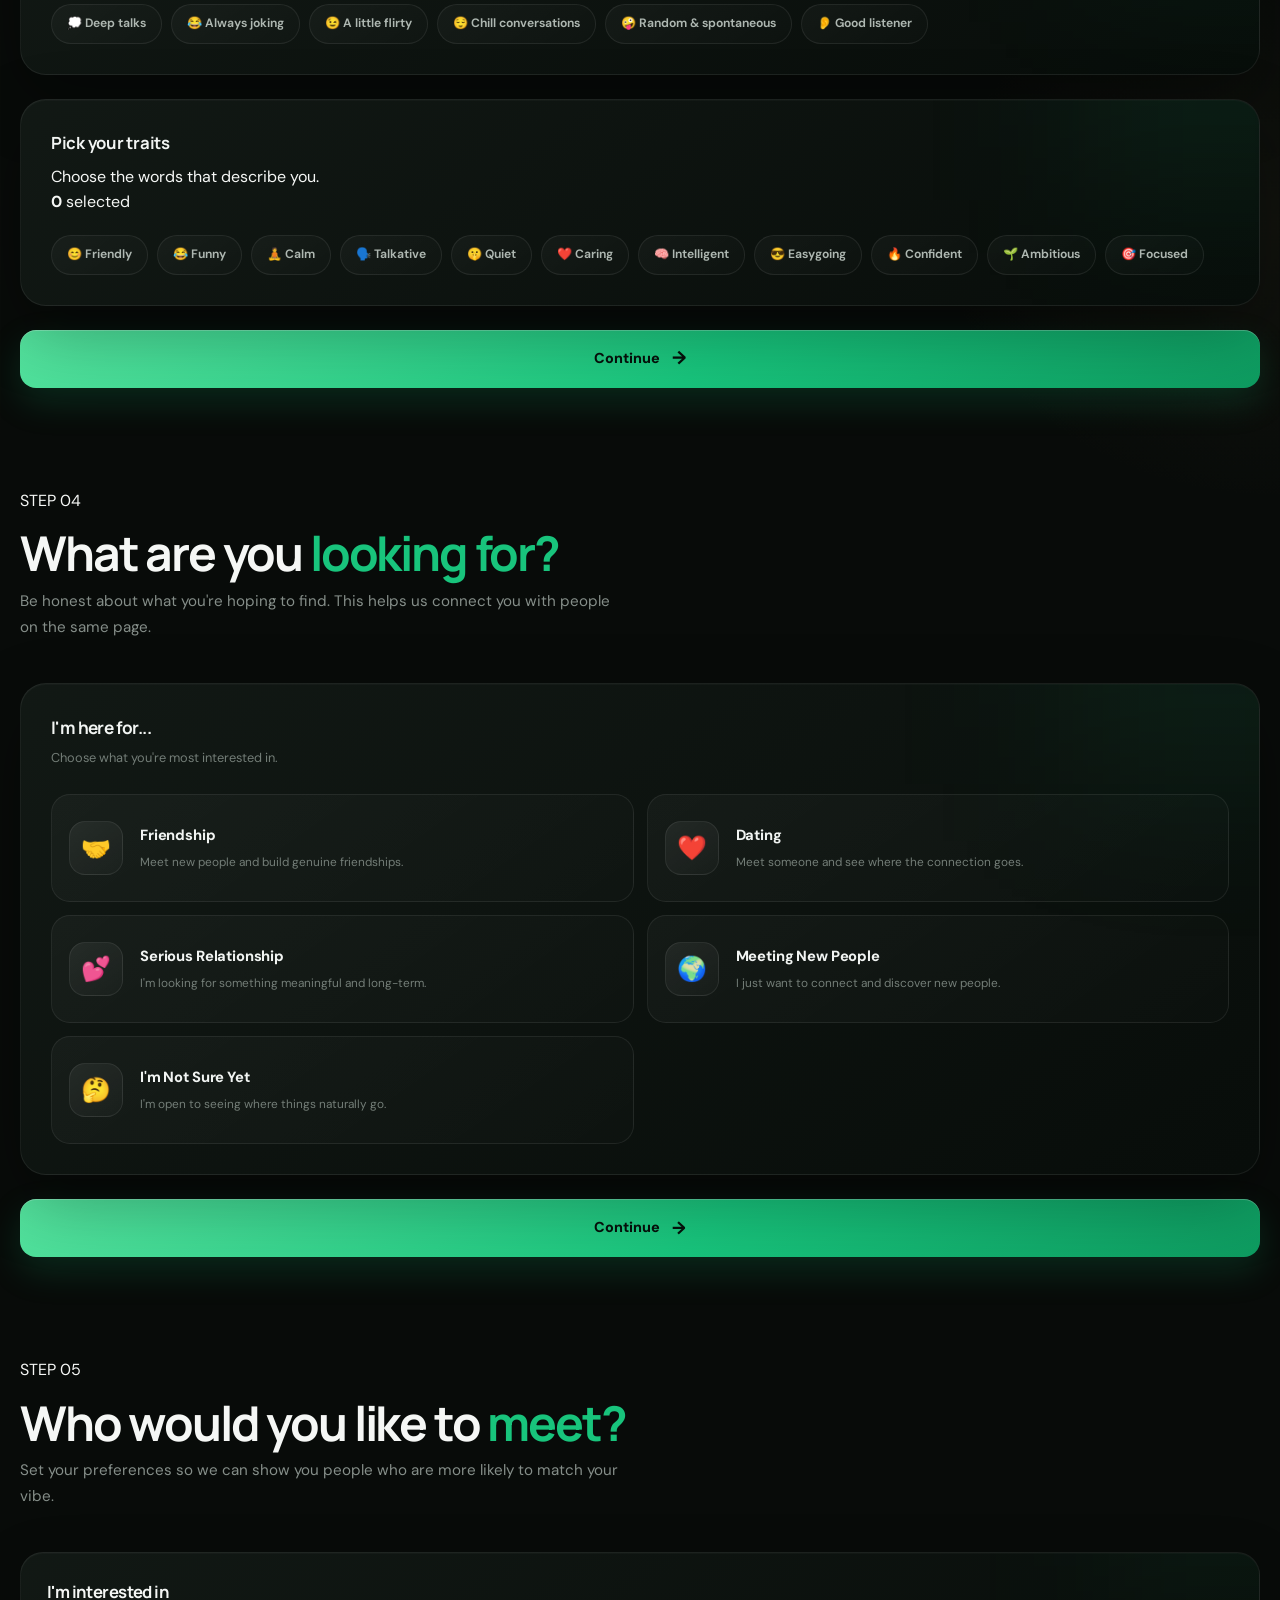
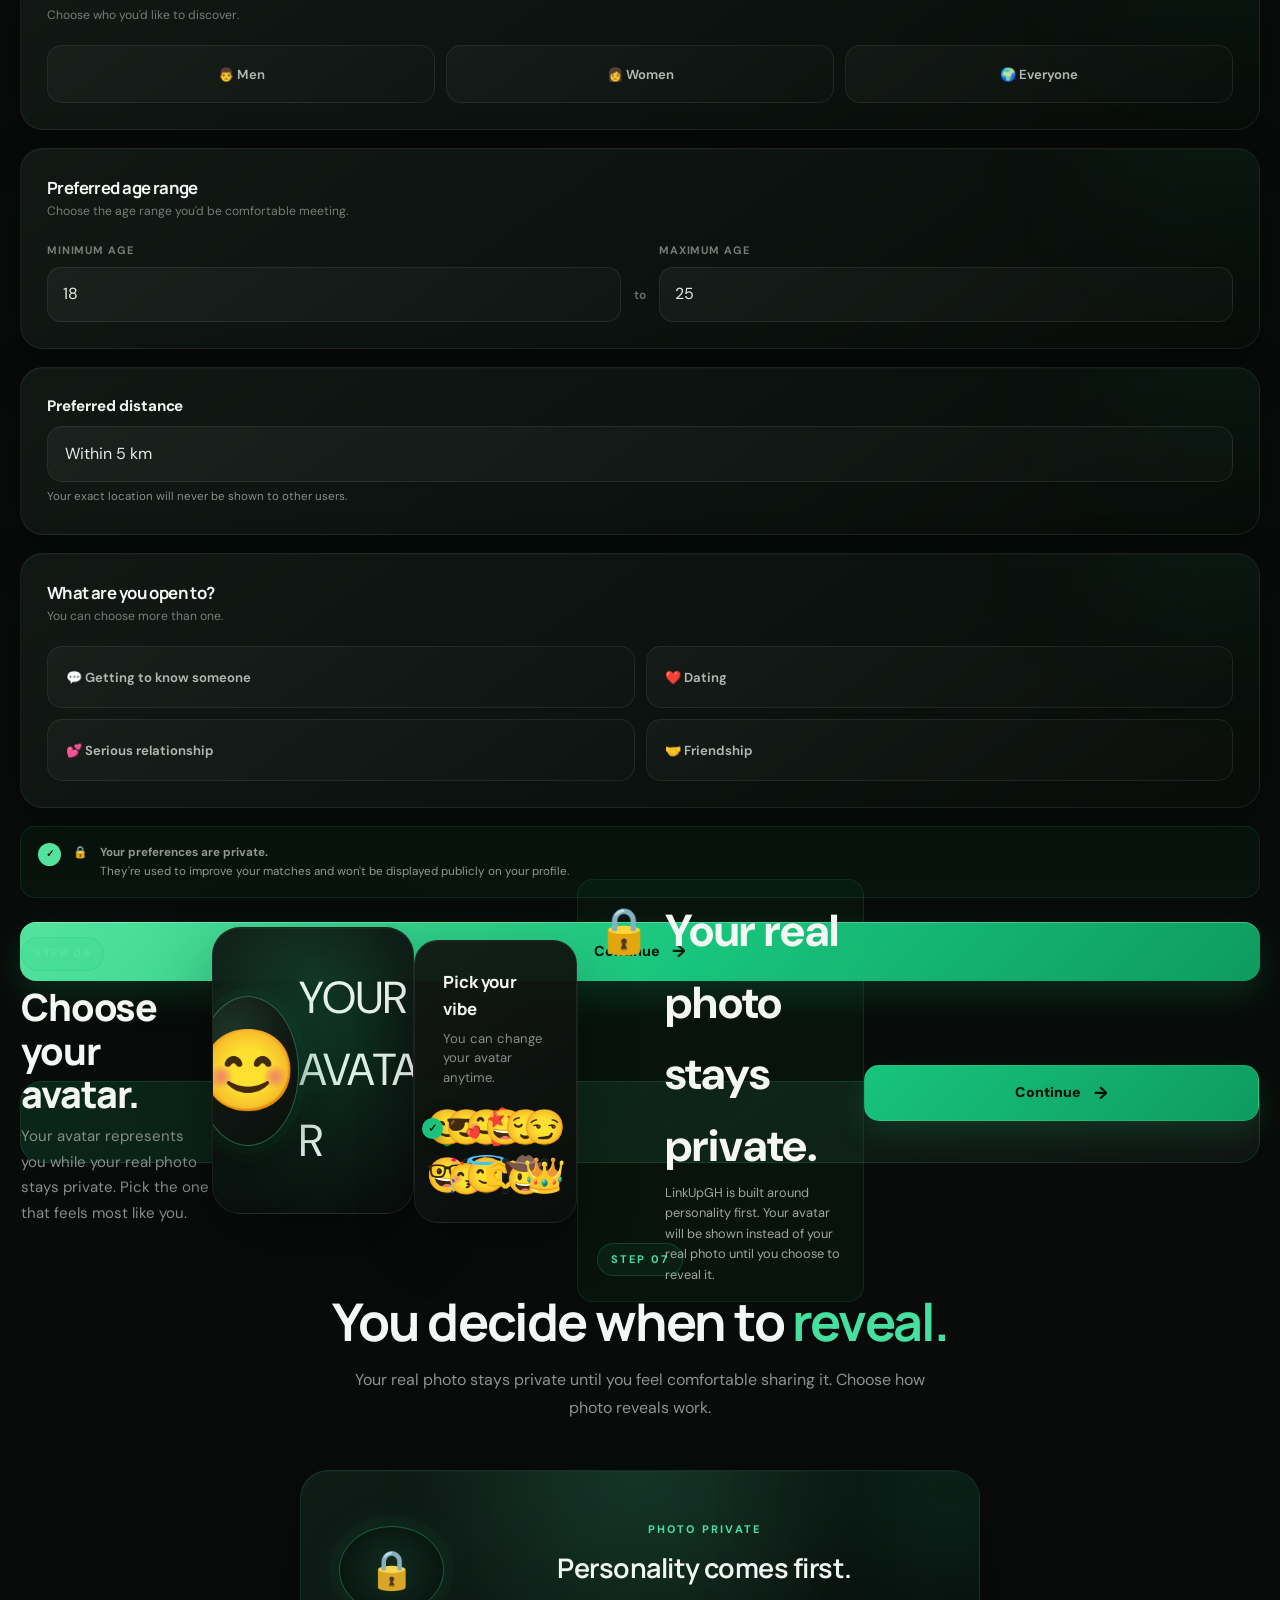
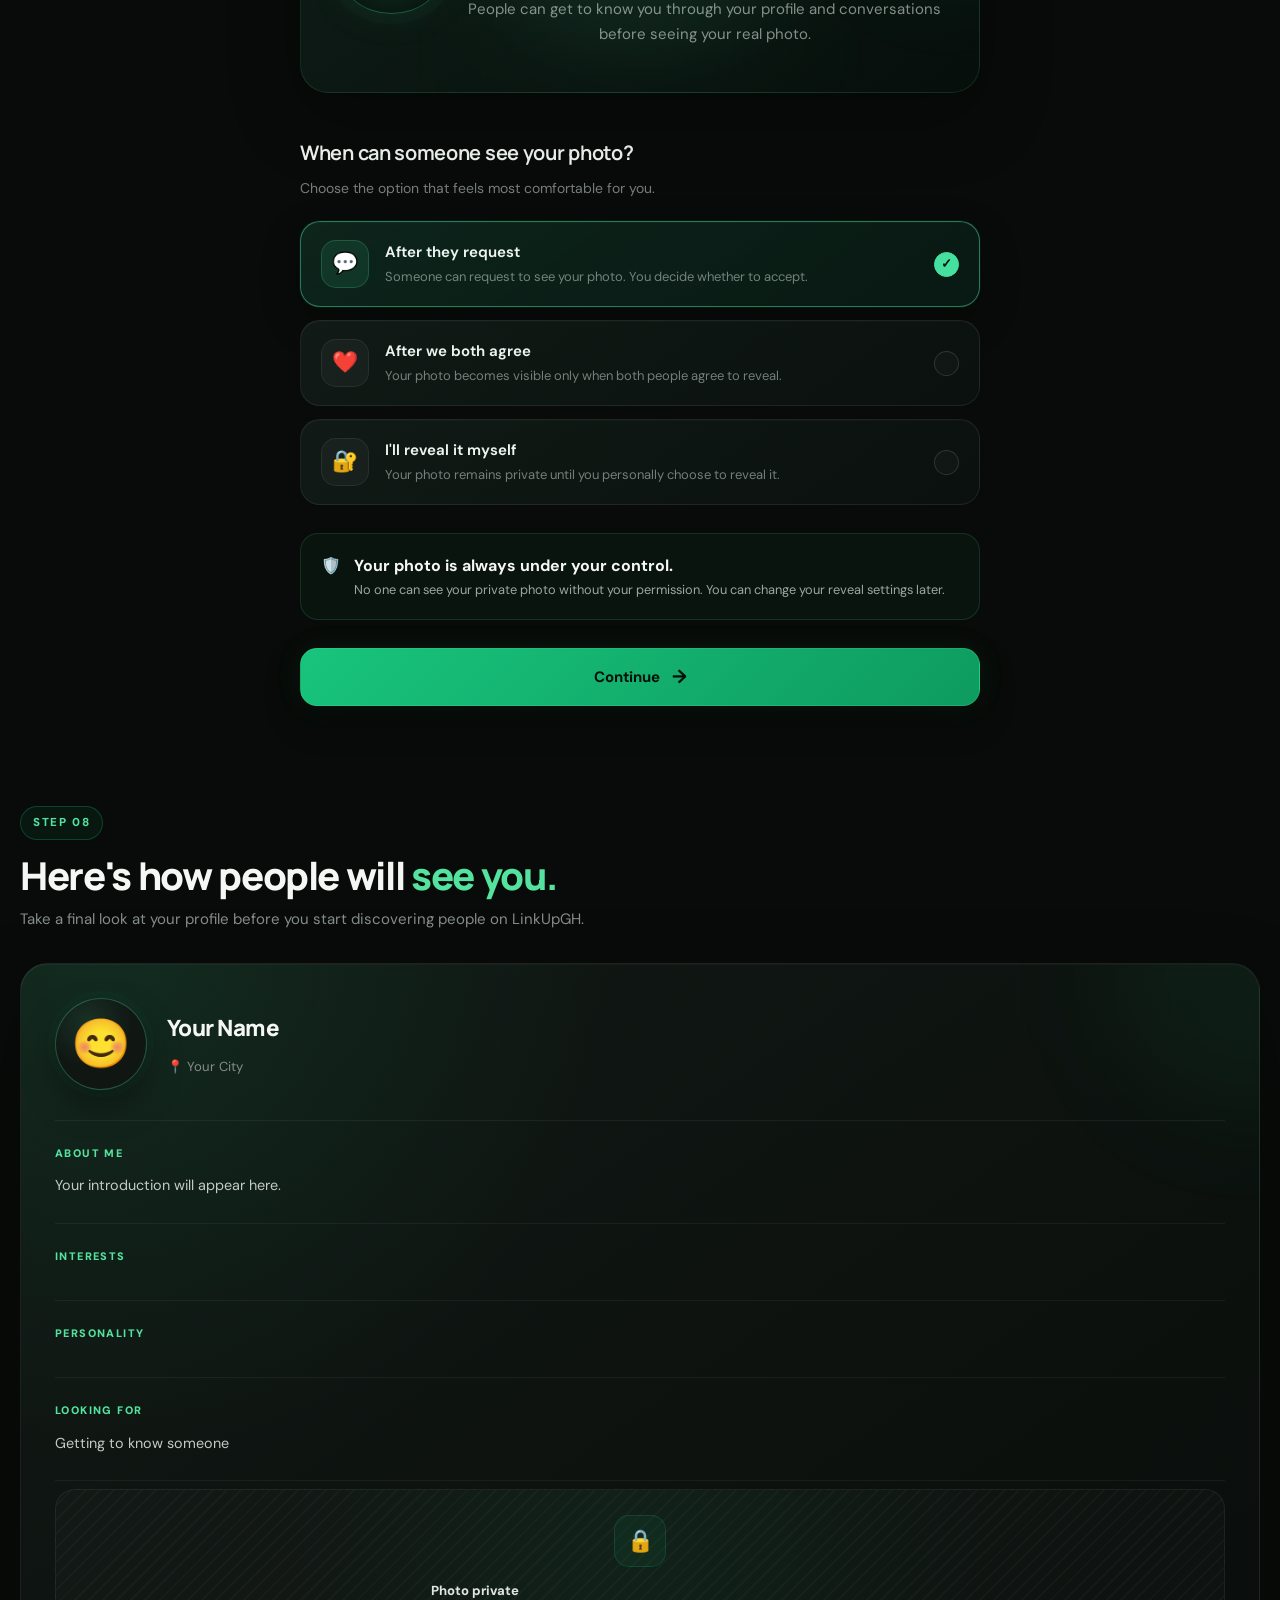
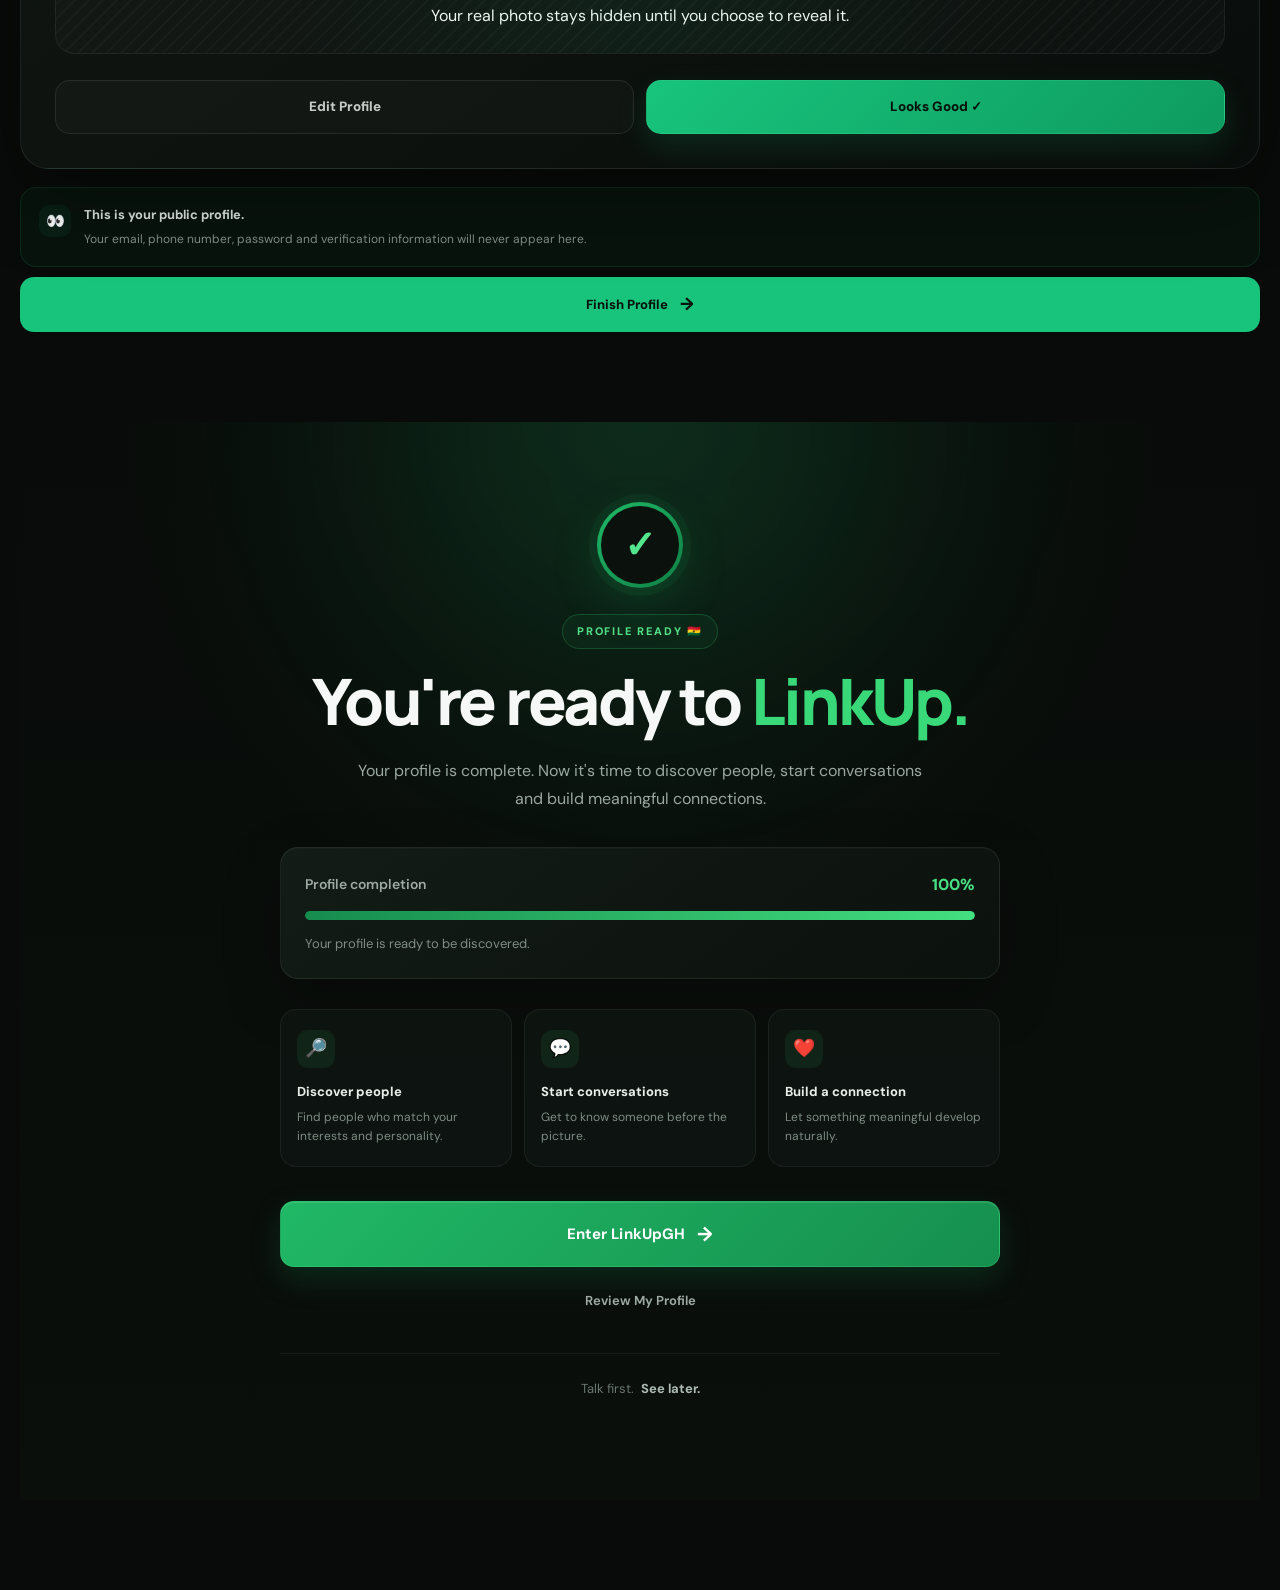
<file: profile.html>
<!DOCTYPE html>
<html lang="en">

<head>

    <meta charset="UTF-8">

    <meta name="viewport" content="width=device-width, initial-scale=1.0">

    <title>Build Your Profile — LinkUpGH</title>

    <meta
        name="description"
        content="Build your LinkUpGH profile and show people who you really are."
    >

    <link rel="stylesheet" href="style.css">

</head>

<body>
<!-- ============================= -->
<!-- PROFILE HEADER -->
<!-- ============================= -->

<header class="profile-header">

    <div class="profile-header-container">

        <!-- Logo -->
        <a href="index.html" class="logo">
            LinkUp<span>GH</span>
        </a>

        <!-- Progress -->
        <div class="profile-progress">

            <span class="progress-step active">
                01
            </span>

            <span class="progress-line"></span>

            <span class="progress-step">
                02
            </span>

            <span class="progress-line"></span>

            <span class="progress-step">
                03
            </span>

        </div>

        <!-- Exit -->
        <a href="index.html" class="profile-exit">
            Exit
        </a>

    </div>

</header>

  <!-- ============================= -->
<!-- PROFILE WELCOME -->
<!-- ============================= -->

<main class="profile-main">

    <section class="profile-welcome">

        <div class="profile-welcome-content">

            <span class="section-label">
                BUILD YOUR PROFILE
            </span>

            <h1>
                Let people see
                <span>who you are.</span>
            </h1>

            <p>
                Your profile is more than a photo.
                Tell people what makes you unique,
                what you enjoy, and what you're looking for.
            </p>

        </div>

    </section>



  <!-- ============================= -->
<!-- SECTION 01 — ABOUT YOU -->
<!-- ============================= -->

<section class="profile-about">

    <div class="form-section-header">

        <span class="form-step">
            STEP 01
        </span>

        <h2>
            Tell people a little
            <span>about you.</span>
        </h2>

        <p>
            Start with the basics. You can always change
            these details later.
        </p>

    </div>


    <!-- Display Name -->

    <div class="form-group">

        <label for="displayName">
            Display Name
        </label>

        <input
            type="text"
            id="displayName"
            name="displayName"
            placeholder="What should people call you?"
            maxlength="30"
            autocomplete="nickname"
        >

        <small>
            This is the name people will see on your profile.
        </small>

    </div>


    <!-- About Me -->

    <div class="form-group">

        <label for="aboutMe">
            About Me
        </label>

        <textarea
            id="aboutMe"
            name="aboutMe"
            rows="5"
            maxlength="300"
            placeholder="Tell people something interesting about you..."
        ></textarea>

        <small>
            Keep it natural. Let your personality show.
        </small>

    </div>


    <!-- Continue -->

    <button
        type="button"
        class="form-primary-btn"
        id="aboutYouContinue"
    >
        Continue
        <span>→</span>
    </button>

</section>

  <!-- ============================= -->
<!-- SECTION 02 — INTERESTS & HOBBIES -->
<!-- ============================= -->

<section class="profile-interests">

    <div class="profile-section-header">

        <span class="profile-step">
            STEP 02
        </span>

        <h2>
            What are you
            <span>into?</span>
        </h2>

        <p>
            Pick the things you genuinely enjoy.
            We'll use them to help you find people
            who share your vibe.
        </p>

    </div>


    <!-- ============================= -->
    <!-- INTERESTS -->
    <!-- ============================= -->

    <div class="interest-group">

        <div class="interest-heading">

            <h3>
                Your interests
            </h3>

            <span class="selection-count">
                <strong id="interestCount">0</strong> selected
            </span>

        </div>

        <p class="interest-description">
            Choose at least 3.
        </p>


        <div class="interest-options">

            <button type="button" class="interest-option" data-interest="football">
                <span>⚽</span>
                Football
            </button>

            <button type="button" class="interest-option" data-interest="music">
                <span>🎵</span>
                Music
            </button>

            <button type="button" class="interest-option" data-interest="movies">
                <span>🎬</span>
                Movies
            </button>

            <button type="button" class="interest-option" data-interest="gaming">
                <span>🎮</span>
                Gaming
            </button>

            <button type="button" class="interest-option" data-interest="travel">
                <span>✈️</span>
                Travel
            </button>

            <button type="button" class="interest-option" data-interest="food">
                <span>🍔</span>
                Food
            </button>

            <button type="button" class="interest-option" data-interest="fitness">
                <span>🏋️</span>
                Fitness
            </button>

            <button type="button" class="interest-option" data-interest="fashion">
                <span>👗</span>
                Fashion
            </button>

            <button type="button" class="interest-option" data-interest="technology">
                <span>💻</span>
                Technology
            </button>

            <button type="button" class="interest-option" data-interest="photography">
                <span>📸</span>
                Photography
            </button>

            <button type="button" class="interest-option" data-interest="art">
                <span>🎨</span>
                Art
            </button>

            <button type="button" class="interest-option" data-interest="culture">
                <span>🌍</span>
                Culture
            </button>

        </div>

    </div>


    <!-- ============================= -->
    <!-- HOBBIES -->
    <!-- ============================= -->

    <div class="interest-group">

        <div class="interest-heading">

            <h3>
                Your hobbies
            </h3>

            <span class="selection-count">
                <strong id="hobbyCount">0</strong> selected
            </span>

        </div>

        <p class="interest-description">
            What do you enjoy doing in your free time?
        </p>


        <div class="interest-options">

            <button type="button" class="interest-option" data-hobby="listening-music">
                <span>🎧</span>
                Listening to Music
            </button>

            <button type="button" class="interest-option" data-hobby="watching-movies">
                <span>🍿</span>
                Watching Movies
            </button>

            <button type="button" class="interest-option" data-hobby="running">
                <span>🏃</span>
                Running
            </button>

            <button type="button" class="interest-option" data-hobby="swimming">
                <span>🏊</span>
                Swimming
            </button>

            <button type="button" class="interest-option" data-hobby="playing-football">
                <span>⚽</span>
                Playing Football
            </button>

            <button type="button" class="interest-option" data-hobby="playing-games">
                <span>🎮</span>
                Playing Games
            </button>

            <button type="button" class="interest-option" data-hobby="cooking">
                <span>🍳</span>
                Cooking
            </button>

            <button type="button" class="interest-option" data-hobby="reading">
                <span>📚</span>
                Reading
            </button>

            <button type="button" class="interest-option" data-hobby="singing">
                <span>🎤</span>
                Singing
            </button>

            <button type="button" class="interest-option" data-hobby="dancing">
                <span>💃</span>
                Dancing
            </button>

            <button type="button" class="interest-option" data-hobby="travelling">
                <span>🧳</span>
                Travelling
            </button>

            <button type="button" class="interest-option" data-hobby="shopping">
                <span>🛍️</span>
                Shopping
            </button>

        </div>

    </div>


    <!-- ============================= -->
    <!-- CONTINUE -->
    <!-- ============================= -->

    <button
        type="button"
        class="form-primary-btn interests-continue"
        id="interestsContinue"
    >
        Continue
        <span>→</span>
    </button>

</section>

  <!-- ============================= -->
<!-- SECTION 03 — PERSONALITY -->
<!-- ============================= -->

<section class="profile-personality">

    <div class="profile-section-header">

        <span class="profile-step">
            STEP 03
        </span>

        <h2>
            What's your
            <span>personality like?</span>
        </h2>

        <p>
            There are no right or wrong answers.
            Choose what feels most like you.
        </p>

    </div>


    <!-- ============================= -->
    <!-- SOCIAL STYLE -->
    <!-- ============================= -->

    <div class="personality-group">

        <h3>
            How would you describe yourself?
        </h3>

        <p class="field-description">
            Pick the option that feels closest to you.
        </p>


        <div class="personality-options">

            <button
                type="button"
                class="personality-option"
                data-personality="introvert"
            >

                <span class="personality-icon">
                    🌙
                </span>

                <span class="personality-content">

                    <strong>
                        Introvert
                    </strong>

                    <small>
                        I enjoy quiet moments and smaller circles.
                    </small>

                </span>

            </button>


            <button
                type="button"
                class="personality-option"
                data-personality="ambivert"
            >

                <span class="personality-icon">
                    ⚖️
                </span>

                <span class="personality-content">

                    <strong>
                        Ambivert
                    </strong>

                    <small>
                        I enjoy both social time and my own space.
                    </small>

                </span>

            </button>


            <button
                type="button"
                class="personality-option"
                data-personality="extrovert"
            >

                <span class="personality-icon">
                    ☀️
                </span>

                <span class="personality-content">

                    <strong>
                        Extrovert
                    </strong>

                    <small>
                        I enjoy meeting people and being around others.
                    </small>

                </span>

            </button>

        </div>

    </div>


    <!-- ============================= -->
    <!-- CONVERSATION STYLE -->
    <!-- ============================= -->

    <div class="personality-group">

        <div class="interest-heading">

            <div>

                <h3>
                    Your conversation style
                </h3>

                <p class="field-description">
                    What kind of conversations do you enjoy?
                </p>

            </div>

            <span class="selection-count">
                <strong id="conversationCount">0</strong> selected
            </span>

        </div>


        <div class="personality-tags">

            <button
                type="button"
                class="personality-tag"
                data-conversation="deep-talks"
            >
                💭 Deep talks
            </button>

            <button
                type="button"
                class="personality-tag"
                data-conversation="funny"
            >
                😂 Always joking
            </button>

            <button
                type="button"
                class="personality-tag"
                data-conversation="flirty"
            >
                😉 A little flirty
            </button>

            <button
                type="button"
                class="personality-tag"
                data-conversation="chill"
            >
                😌 Chill conversations
            </button>

            <button
                type="button"
                class="personality-tag"
                data-conversation="random"
            >
                🤪 Random & spontaneous
            </button>

            <button
                type="button"
                class="personality-tag"
                data-conversation="listener"
            >
                👂 Good listener
            </button>

        </div>

    </div>


    <!-- ============================= -->
    <!-- PERSONALITY TRAITS -->
    <!-- ============================= -->

    <div class="personality-group">

        <div class="interest-heading">

            <div>

                <h3>
                    Pick your traits
                </h3>

                <p class="field-description">
                    Choose the words that describe you.
                </p>

            </div>

            <span class="selection-count">
                <strong id="traitCount">0</strong> selected
            </span>

        </div>


        <div class="personality-tags">

            <button
                type="button"
                class="personality-tag"
                data-trait="friendly"
            >
                😊 Friendly
            </button>

            <button
                type="button"
                class="personality-tag"
                data-trait="funny"
            >
                😂 Funny
            </button>

            <button
                type="button"
                class="personality-tag"
                data-trait="calm"
            >
                🧘 Calm
            </button>

            <button
                type="button"
                class="personality-tag"
                data-trait="talkative"
            >
                🗣️ Talkative
            </button>

            <button
                type="button"
                class="personality-tag"
                data-trait="quiet"
            >
                🤫 Quiet
            </button>

            <button
                type="button"
                class="personality-tag"
                data-trait="caring"
            >
                ❤️ Caring
            </button>

            <button
                type="button"
                class="personality-tag"
                data-trait="intelligent"
            >
                🧠 Intelligent
            </button>

            <button
                type="button"
                class="personality-tag"
                data-trait="easygoing"
            >
                😎 Easygoing
            </button>

            <button
                type="button"
                class="personality-tag"
                data-trait="confident"
            >
                🔥 Confident
            </button>

            <button
                type="button"
                class="personality-tag"
                data-trait="ambitious"
            >
                🌱 Ambitious
            </button>

            <button
                type="button"
                class="personality-tag"
                data-trait="focused"
            >
                🎯 Focused
            </button>

        </div>

    </div>


    <!-- ============================= -->
    <!-- CONTINUE -->
    <!-- ============================= -->

    <button
        type="button"
        class="form-primary-btn personality-continue"
        id="personalityContinue"
    >
        Continue
        <span>→</span>
    </button>

</section>

  <!-- ============================= -->
<!-- SECTION 04 — WHAT I'M LOOKING FOR -->
<!-- ============================= -->

<section class="profile-looking-for">

    <div class="profile-section-header">

        <span class="profile-step">
            STEP 04
        </span>

        <h2>
            What are you
            <span>looking for?</span>
        </h2>

        <p>
            Be honest about what you're hoping to find.
            This helps us connect you with people on the same page.
        </p>

    </div>


    <!-- ============================= -->
    <!-- CONNECTION TYPE -->
    <!-- ============================= -->

    <div class="looking-for-group">

        <h3>
            I'm here for...
        </h3>

        <p class="field-description">
            Choose what you're most interested in.
        </p>


        <div class="looking-for-options">

            <button
                type="button"
                class="looking-for-option"
                data-looking-for="friendship"
            >

                <span class="looking-for-icon">
                    🤝
                </span>

                <span class="looking-for-content">

                    <strong>
                        Friendship
                    </strong>

                    <small>
                        Meet new people and build genuine friendships.
                    </small>

                </span>

            </button>


            <button
                type="button"
                class="looking-for-option"
                data-looking-for="dating"
            >

                <span class="looking-for-icon">
                    ❤️
                </span>

                <span class="looking-for-content">

                    <strong>
                        Dating
                    </strong>

                    <small>
                        Meet someone and see where the connection goes.
                    </small>

                </span>

            </button>


            <button
                type="button"
                class="looking-for-option"
                data-looking-for="relationship"
            >

                <span class="looking-for-icon">
                    💕
                </span>

                <span class="looking-for-content">

                    <strong>
                        Serious Relationship
                    </strong>

                    <small>
                        I'm looking for something meaningful and long-term.
                    </small>

                </span>

            </button>


            <button
                type="button"
                class="looking-for-option"
                data-looking-for="meeting-people"
            >

                <span class="looking-for-icon">
                    🌍
                </span>

                <span class="looking-for-content">

                    <strong>
                        Meeting New People
                    </strong>

                    <small>
                        I just want to connect and discover new people.
                    </small>

                </span>

            </button>


            <button
                type="button"
                class="looking-for-option"
                data-looking-for="not-sure"
            >

                <span class="looking-for-icon">
                    🤔
                </span>

                <span class="looking-for-content">

                    <strong>
                        I'm Not Sure Yet
                    </strong>

                    <small>
                        I'm open to seeing where things naturally go.
                    </small>

                </span>

            </button>

        </div>

    </div>


    <!-- ============================= -->
    <!-- CONTINUE -->
    <!-- ============================= -->

    <button
        type="button"
        class="form-primary-btn looking-for-continue"
        id="lookingForContinue"
    >
        Continue
        <span>→</span>
    </button>

</section>

  <!-- ============================= -->
<!-- SECTION 05 — DATING PREFERENCES -->
<!-- ============================= -->

<section class="profile-preferences">

    <div class="profile-section-header">

        <span class="profile-step">
            STEP 05
        </span>

        <h2>
            Who would you like to
            <span>meet?</span>
        </h2>

        <p>
            Set your preferences so we can show you people
            who are more likely to match your vibe.
        </p>

    </div>


    <!-- ============================= -->
    <!-- INTERESTED IN -->
    <!-- ============================= -->

    <div class="profile-field">

        <h3>
            I'm interested in
        </h3>

        <p class="field-description">
            Choose who you'd like to discover.
        </p>


        <div class="preference-options">

            <button
                type="button"
                class="preference-option"
                data-preference="men"
            >
                👨 Men
            </button>

            <button
                type="button"
                class="preference-option"
                data-preference="women"
            >
                👩 Women
            </button>

            <button
                type="button"
                class="preference-option"
                data-preference="everyone"
            >
                🌍 Everyone
            </button>

        </div>

    </div>


    <!-- ============================= -->
    <!-- AGE RANGE -->
    <!-- ============================= -->

    <div class="profile-field">

        <h3>
            Preferred age range
        </h3>

        <p class="field-description">
            Choose the age range you'd be comfortable meeting.
        </p>


        <div class="age-range">

            <div class="age-field">

                <label for="minAge">
                    Minimum age
                </label>

                <select
                    id="minAge"
                    name="minAge"
                >

                    <option value="18">18</option>
                    <option value="19">19</option>
                    <option value="20">20</option>
                    <option value="21">21</option>
                    <option value="22">22</option>
                    <option value="23">23</option>
                    <option value="24">24</option>
                    <option value="25">25</option>
                    <option value="26">26</option>
                    <option value="27">27</option>
                    <option value="28">28</option>
                    <option value="29">29</option>
                    <option value="30">30</option>
                    <option value="35">35</option>
                    <option value="40">40+</option>

                </select>

            </div>


            <span class="age-range-divider">
                to
            </span>


            <div class="age-field">

                <label for="maxAge">
                    Maximum age
                </label>

                <select
                    id="maxAge"
                    name="maxAge"
                >

                    <option value="25">25</option>
                    <option value="30">30</option>
                    <option value="35">35</option>
                    <option value="40">40</option>
                    <option value="45">45</option>
                    <option value="50">50+</option>

                </select>

            </div>

        </div>

    </div>


    <!-- ============================= -->
    <!-- DISTANCE -->
    <!-- ============================= -->

    <div class="profile-field">

        <label for="distance">
            Preferred distance
        </label>

        <select
            id="distance"
            name="distance"
        >

            <option value="5">
                Within 5 km
            </option>

            <option value="10">
                Within 10 km
            </option>

            <option value="25">
                Within 25 km
            </option>

            <option value="50">
                Within 50 km
            </option>

            <option value="100">
                Within 100 km
            </option>

            <option value="anywhere">
                Anywhere in Ghana
            </option>

        </select>

        <small>
            Your exact location will never be shown to other users.
        </small>

    </div>


    <!-- ============================= -->
    <!-- RELATIONSHIP INTENT -->
    <!-- ============================= -->

    <div class="profile-field">

        <h3>
            What are you open to?
        </h3>

        <p class="field-description">
            You can choose more than one.
        </p>


        <div class="preference-options preference-multiple">

            <button
                type="button"
                class="preference-option"
                data-intent="getting-to-know"
            >
                💬 Getting to know someone
            </button>

            <button
                type="button"
                class="preference-option"
                data-intent="dating"
            >
                ❤️ Dating
            </button>

            <button
                type="button"
                class="preference-option"
                data-intent="serious"
            >
                💕 Serious relationship
            </button>

            <button
                type="button"
                class="preference-option"
                data-intent="friendship"
            >
                🤝 Friendship
            </button>

        </div>

    </div>


    <!-- ============================= -->
    <!-- PRIVACY NOTICE -->
    <!-- ============================= -->

    <div class="profile-notice">

        <span>
            🔒
        </span>

        <div>

            <strong>
                Your preferences are private.
            </strong>

            <p>
                They're used to improve your matches and
                won't be displayed publicly on your profile.
            </p>

        </div>

    </div>


    <!-- ============================= -->
    <!-- CONTINUE -->
    <!-- ============================= -->

    <button
        type="button"
        class="form-primary-btn preferences-continue"
        id="preferencesContinue"
    >
        Continue
        <span>→</span>
    </button>

</section>

  <!-- ============================= -->
<!-- SECTION 06 — AVATAR -->
<!-- ============================= -->

<section class="profile-avatar">

    <div class="profile-section-header">

        <span class="profile-step">
            STEP 06
        </span>

        <h2>
            Choose your
            <span>avatar.</span>
        </h2>

        <p>
            Your avatar represents you while your real photo
            stays private. Pick the one that feels most like you.
        </p>

    </div>


    <!-- ============================= -->
    <!-- AVATAR PREVIEW -->
    <!-- ============================= -->

    <div class="avatar-preview">

        <div class="avatar-circle">

            <span id="selectedAvatar">
                😊
            </span>

        </div>

        <span class="avatar-preview-label">
            YOUR AVATAR
        </span>

    </div>


    <!-- ============================= -->
    <!-- AVATAR SELECTION -->
    <!-- ============================= -->

    <div class="avatar-selection">

        <div class="avatar-selection-header">

            <div>

                <h3>
                    Pick your vibe
                </h3>

                <p>
                    You can change your avatar anytime.
                </p>

            </div>

        </div>


        <div class="avatar-options">

            <button
                type="button"
                class="avatar-option active"
                data-avatar="😊"
                aria-label="Happy avatar"
            >
                😊
            </button>

            <button
                type="button"
                class="avatar-option"
                data-avatar="😎"
                aria-label="Cool avatar"
            >
                😎
            </button>

            <button
                type="button"
                class="avatar-option"
                data-avatar="🥰"
                aria-label="Lovely avatar"
            >
                🥰
            </button>

            <button
                type="button"
                class="avatar-option"
                data-avatar="🤩"
                aria-label="Excited avatar"
            >
                🤩
            </button>

            <button
                type="button"
                class="avatar-option"
                data-avatar="😌"
                aria-label="Calm avatar"
            >
                😌
            </button>

            <button
                type="button"
                class="avatar-option"
                data-avatar="😏"
                aria-label="Confident avatar"
            >
                😏
            </button>

            <button
                type="button"
                class="avatar-option"
                data-avatar="🤓"
                aria-label="Smart avatar"
            >
                🤓
            </button>

            <button
                type="button"
                class="avatar-option"
                data-avatar="🥳"
                aria-label="Fun avatar"
            >
                🥳
            </button>

            <button
                type="button"
                class="avatar-option"
                data-avatar="😇"
                aria-label="Kind avatar"
            >
                😇
            </button>

            <button
                type="button"
                class="avatar-option"
                data-avatar="🫶"
                aria-label="Caring avatar"
            >
                🫶
            </button>

            <button
                type="button"
                class="avatar-option"
                data-avatar="🤠"
                aria-label="Adventurous avatar"
            >
                🤠
            </button>

            <button
                type="button"
                class="avatar-option"
                data-avatar="👑"
                aria-label="Royal avatar"
            >
                👑
            </button>

        </div>

    </div>


    <!-- ============================= -->
    <!-- PRIVACY NOTICE -->
    <!-- ============================= -->

    <div class="profile-notice">

        <span>
            🔒
        </span>

        <div>

            <strong>
                Your real photo stays private.
            </strong>

            <p>
                LinkUpGH is built around personality first.
                Your avatar will be shown instead of your real
                photo until you choose to reveal it.
            </p>

        </div>

    </div>


    <!-- ============================= -->
    <!-- CONTINUE -->
    <!-- ============================= -->

    <button
        type="button"
        class="form-primary-btn avatar-continue"
        id="avatarContinue"
    >
        Continue
        <span>→</span>
    </button>

</section>

  <!-- ============================= -->
<!-- SECTION 07 — PHOTO REVEAL -->
<!-- ============================= -->

<section class="photo-reveal-settings">

    <div class="profile-section-header">

        <span class="profile-step">
            STEP 07
        </span>

        <h2>
            You decide when to
            <span>reveal.</span>
        </h2>

        <p>
            Your real photo stays private until you feel
            comfortable sharing it. Choose how photo reveals work.
        </p>

    </div>


    <!-- ============================= -->
    <!-- REVEAL PREVIEW -->
    <!-- ============================= -->

    <div class="reveal-preview">

        <div class="reveal-avatar">

            <span>
                🔒
            </span>

        </div>

        <div class="reveal-preview-content">

            <span class="reveal-label">
                PHOTO PRIVATE
            </span>

            <h3>
                Personality comes first.
            </h3>

            <p>
                People can get to know you through your profile
                and conversations before seeing your real photo.
            </p>

        </div>

    </div>


    <!-- ============================= -->
    <!-- REVEAL OPTIONS -->
    <!-- ============================= -->

    <div class="profile-field">

        <h3>
            When can someone see your photo?
        </h3>

        <p class="field-description">
            Choose the option that feels most comfortable for you.
        </p>


        <div class="reveal-options">


            <!-- Request -->

            <button
                type="button"
                class="reveal-option active"
                data-reveal="request"
            >

                <span class="reveal-option-icon">
                    💬
                </span>

                <span class="reveal-option-content">

                    <strong>
                        After they request
                    </strong>

                    <small>
                        Someone can request to see your photo.
                        You decide whether to accept.
                    </small>

                </span>

                <span class="reveal-option-check">
                    ✓
                </span>

            </button>


            <!-- Mutual Agreement -->

            <button
                type="button"
                class="reveal-option"
                data-reveal="mutual"
            >

                <span class="reveal-option-icon">
                    ❤️
                </span>

                <span class="reveal-option-content">

                    <strong>
                        After we both agree
                    </strong>

                    <small>
                        Your photo becomes visible only when
                        both people agree to reveal.
                    </small>

                </span>

                <span class="reveal-option-check">
                    ✓
                </span>

            </button>


            <!-- Manual -->

            <button
                type="button"
                class="reveal-option"
                data-reveal="manual"
            >

                <span class="reveal-option-icon">
                    🔐
                </span>

                <span class="reveal-option-content">

                    <strong>
                        I'll reveal it myself
                    </strong>

                    <small>
                        Your photo remains private until you
                        personally choose to reveal it.
                    </small>

                </span>

                <span class="reveal-option-check">
                    ✓
                </span>

            </button>


        </div>

    </div>


    <!-- ============================= -->
    <!-- PRIVACY PROMISE -->
    <!-- ============================= -->

    <div class="profile-notice reveal-privacy-notice">

        <span>
            🛡️
        </span>

        <div>

            <strong>
                Your photo is always under your control.
            </strong>

            <p>
                No one can see your private photo without
                your permission. You can change your reveal
                settings later.
            </p>

        </div>

    </div>


    <!-- ============================= -->
    <!-- CONTINUE -->
    <!-- ============================= -->

    <button
        type="button"
        class="form-primary-btn reveal-continue"
        id="revealContinue"
    >
        Continue
        <span>→</span>
    </button>

</section>

  <!-- ============================= -->
<!-- STEP 08 — PROFILE PREVIEW -->
<!-- ============================= -->

<section class="profile-preview-section" id="profile-preview">

    <div class="profile-section-header">

        <span class="profile-step">
            STEP 08
        </span>

        <h2>
            Here's how people will
            <span>see you.</span>
        </h2>

        <p>
            Take a final look at your profile before you
            start discovering people on LinkUpGH.
        </p>

    </div>


    <!-- PROFILE PREVIEW CARD -->

    <div class="profile-preview-card">


        <!-- Profile Top -->

        <div class="preview-profile-top">

            <div class="preview-avatar">

                <span id="previewAvatar">
                    😊
                </span>

            </div>

            <div class="preview-identity">

                <h3 id="previewName">
                    Your Name
                </h3>

                <span id="previewLocation">
                    📍 Your City
                </span>

            </div>

        </div>


        <!-- About Me -->

        <div class="preview-section">

            <span class="preview-label">
                ABOUT ME
            </span>

            <p id="previewAbout">
                Your introduction will appear here.
            </p>

        </div>


        <!-- Interests -->

        <div class="preview-section">

            <span class="preview-label">
                INTERESTS
            </span>

            <div
                class="preview-tag-list"
                id="previewInterests"
            >

                <span class="preview-tag">
                    ⚽ Football
                </span>

                <span class="preview-tag">
                    🎵 Music
                </span>

                <span class="preview-tag">
                    🎮 Gaming
                </span>

            </div>

        </div>


        <!-- Personality -->

        <div class="preview-section">

            <span class="preview-label">
                PERSONALITY
            </span>

            <div
                class="preview-tag-list"
                id="previewPersonality"
            >

                <span class="preview-tag">
                    😊 Friendly
                </span>

                <span class="preview-tag">
                    😂 Funny
                </span>

                <span class="preview-tag">
                    😎 Easygoing
                </span>

            </div>

        </div>


        <!-- Looking For -->

        <div class="preview-section">

            <span class="preview-label">
                LOOKING FOR
            </span>

            <p id="previewLookingFor">
                Getting to know someone
            </p>

        </div>


        <!-- Photo Privacy -->

        <div class="preview-photo-private">

            <div class="preview-photo-icon">
                🔒
            </div>

            <div>

                <strong>
                    Photo private
                </strong>

                <p>
                    Your real photo stays hidden until
                    you choose to reveal it.
                </p>

            </div>

        </div>


        <!-- Actions -->

        <div class="preview-actions">

            <button
                type="button"
                class="preview-action secondary"
                id="editProfileBtn"
            >
                Edit Profile
            </button>

            <button
                type="button"
                class="preview-action primary"
                id="profileLooksGoodBtn"
            >
                Looks Good
                <span>✓</span>
            </button>

        </div>

    </div>


    <!-- PRIVACY NOTICE -->

    <div class="profile-notice">

        <span>
            👀
        </span>

        <div>

            <strong>
                This is your public profile.
            </strong>

            <p>
                Your email, phone number, password and
                verification information will never appear here.
            </p>

        </div>

    </div>


    <!-- CONTINUE -->

    <button
        type="button"
        class="form-primary-btn preview-continue"
        id="previewContinue"
    >
        Finish Profile
        <span>→</span>
    </button>

</section>

 <!-- ============================= -->
<!-- STEP 09 — PROFILE COMPLETE -->
<!-- ============================= -->

<section class="profile-complete" id="profileComplete">

    <div class="profile-complete-container">

        <!-- Success Icon -->
        <div class="complete-icon">

            <div class="complete-check">
                ✓
            </div>

        </div>


        <!-- Label -->
        <span class="complete-label">
            PROFILE READY 🇬🇭
        </span>


        <!-- Heading -->
        <h2>
            You're ready to
            <span>LinkUp.</span>
        </h2>


        <!-- Description -->
        <p class="complete-description">
            Your profile is complete.
            Now it's time to discover people,
            start conversations and build
            meaningful connections.
        </p>


        <!-- Completion Card -->
        <div class="completion-card">

            <div class="completion-header">

                <span>
                    Profile completion
                </span>

                <strong>
                    100%
                </strong>

            </div>


            <div class="completion-bar">

                <div
                    class="completion-fill"
                    style="width: 100%;"
                ></div>

            </div>


            <p>
                Your profile is ready to be discovered.
            </p>

        </div>


        <!-- What Happens Next -->
        <div class="complete-next">

            <div class="complete-next-item">

                <span class="complete-next-icon">
                    🔎
                </span>

                <div>

                    <strong>
                        Discover people
                    </strong>

                    <p>
                        Find people who match your
                        interests and personality.
                    </p>

                </div>

            </div>


            <div class="complete-next-item">

                <span class="complete-next-icon">
                    💬
                </span>

                <div>

                    <strong>
                        Start conversations
                    </strong>

                    <p>
                        Get to know someone before
                        the picture.
                    </p>

                </div>

            </div>


            <div class="complete-next-item">

                <span class="complete-next-icon">
                    ❤️
                </span>

                <div>

                    <strong>
                        Build a connection
                    </strong>

                    <p>
                        Let something meaningful
                        develop naturally.
                    </p>

                </div>

            </div>

        </div>


        <!-- Main CTA -->
        <a
            href="dashboard.html"
            class="form-primary-btn complete-primary-btn"
        >
            Enter LinkUpGH
            <span>→</span>
        </a>


        <!-- Secondary Action -->
        <a
            href="#profile-preview"
            class="complete-secondary-btn"
        >
            Review My Profile
        </a>


        <!-- Closing Message -->
        <div class="complete-message">

            <span>
                Talk first.
            </span>

            <strong>
                See later.
            </strong>

        </div>

    </div>

</section>


<!-- CLOSE PROFILE MAIN -->
</main>


<script src="script.js"></script>

</body>

</html>
</file>
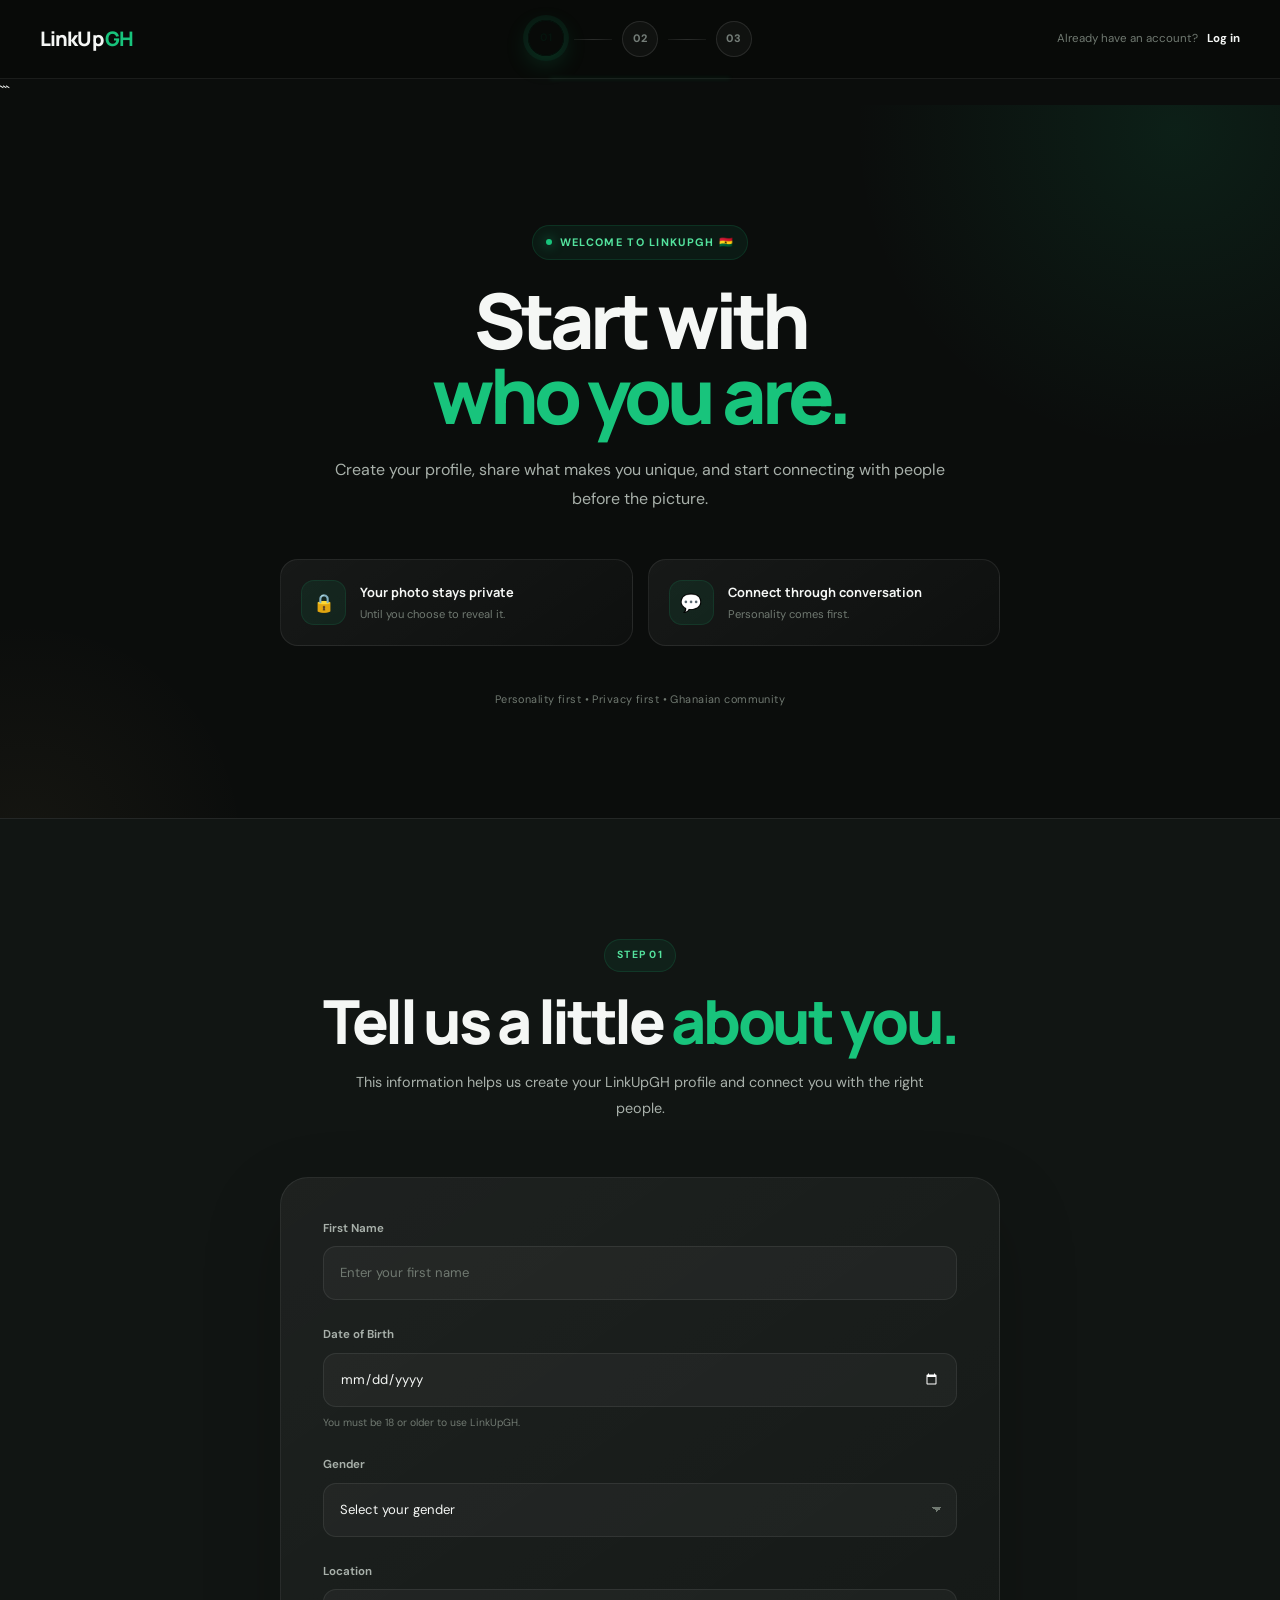
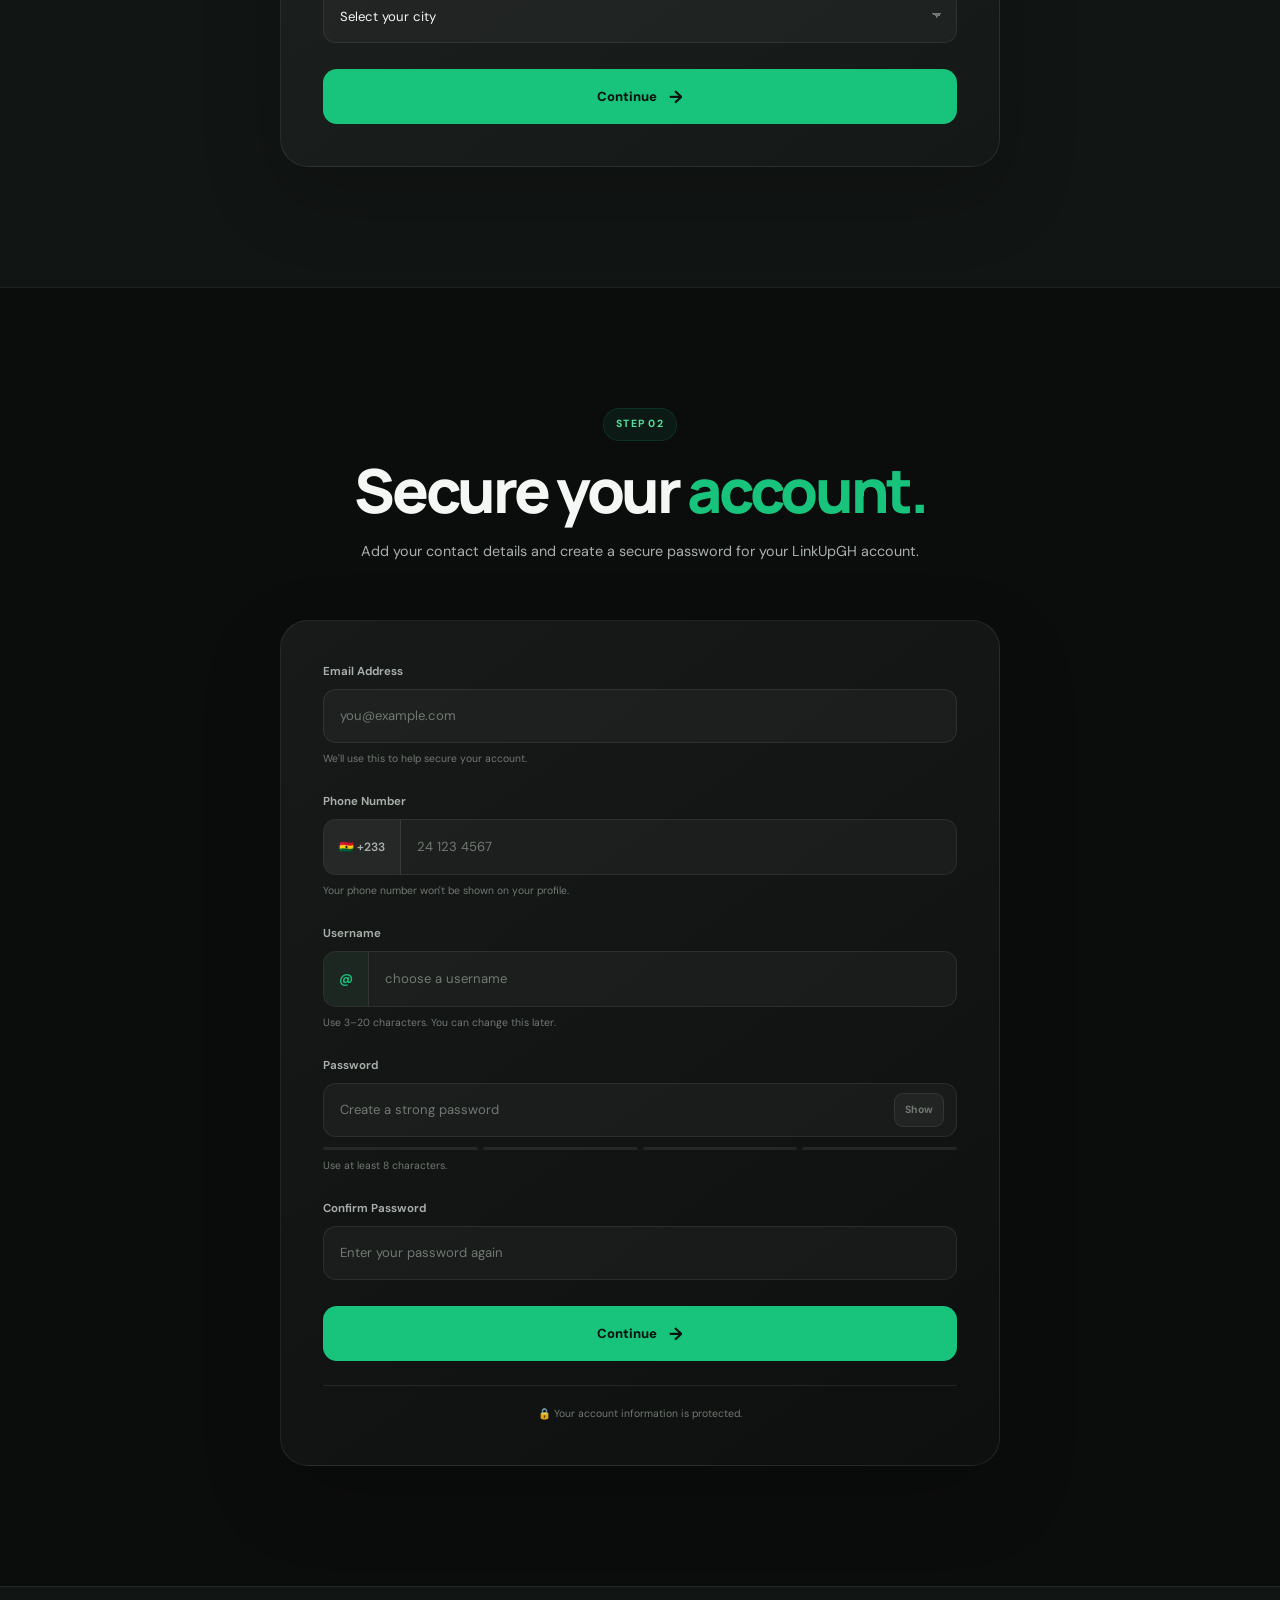
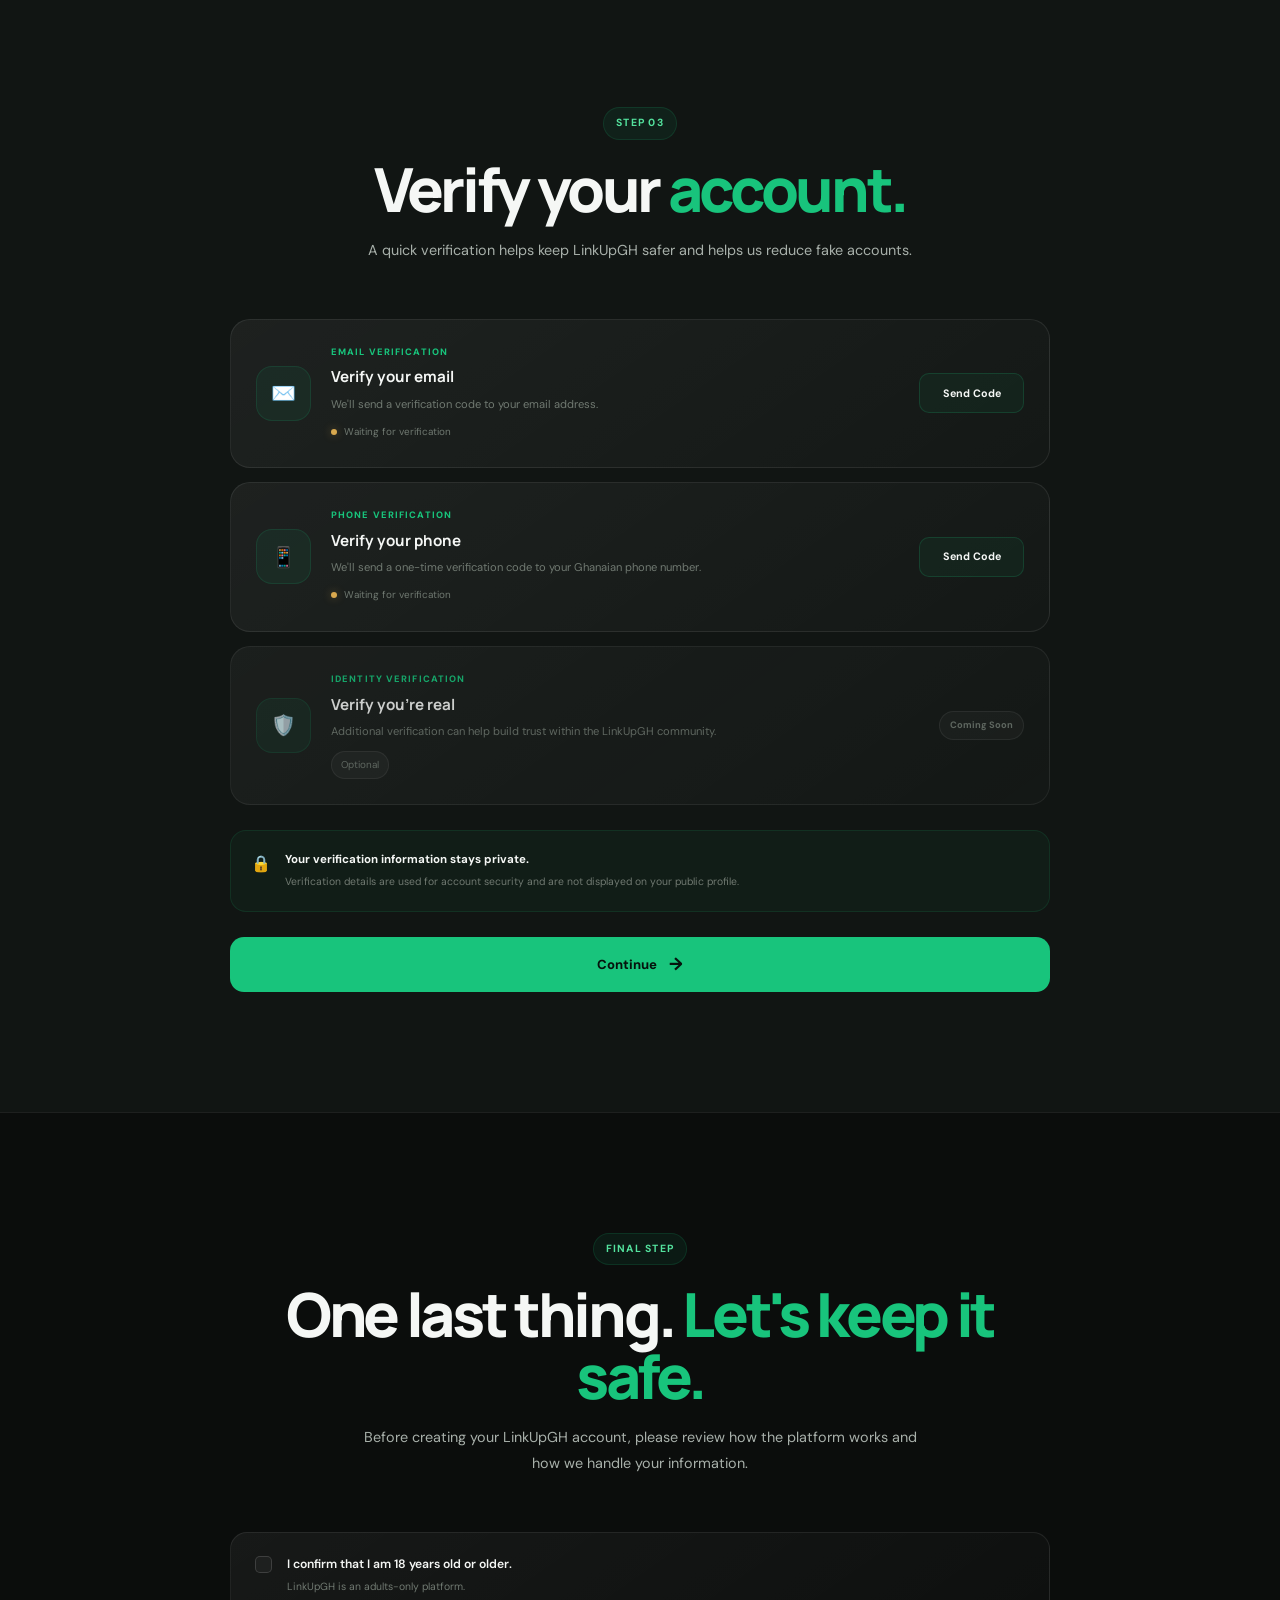
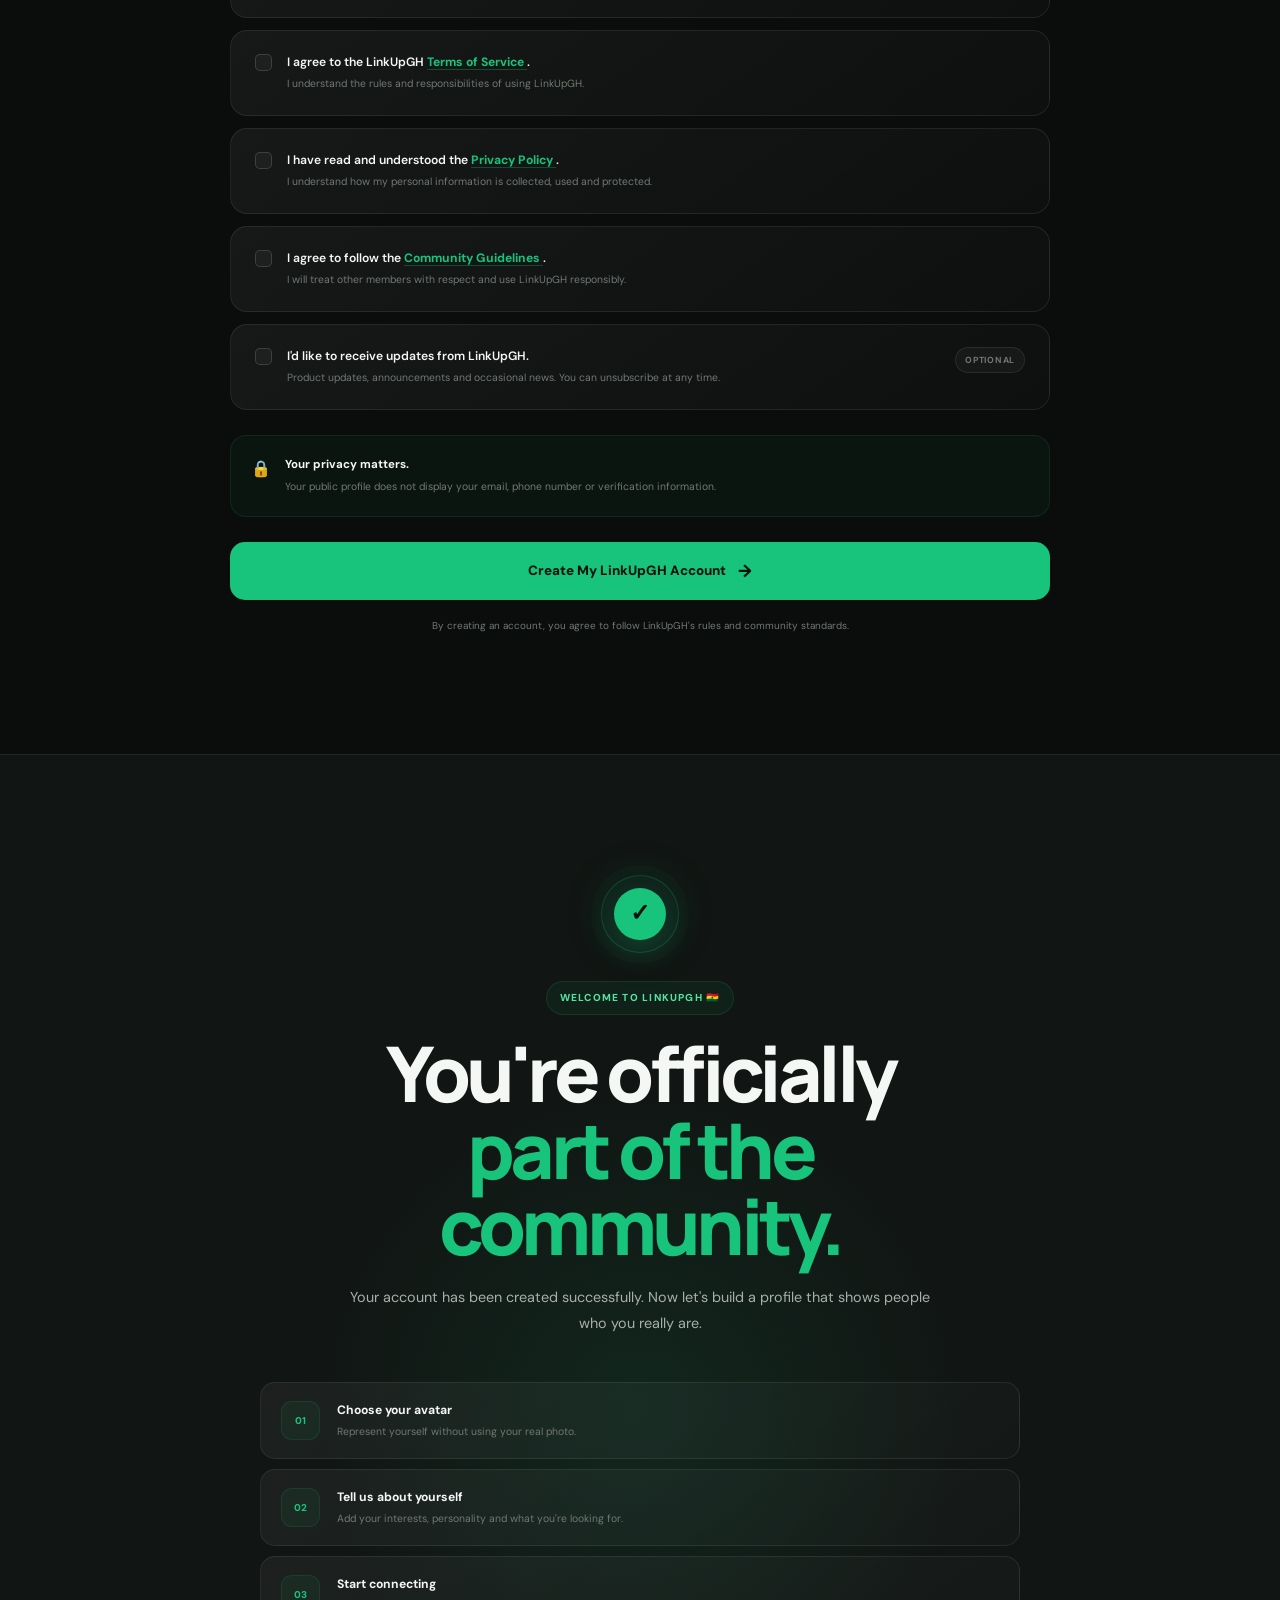
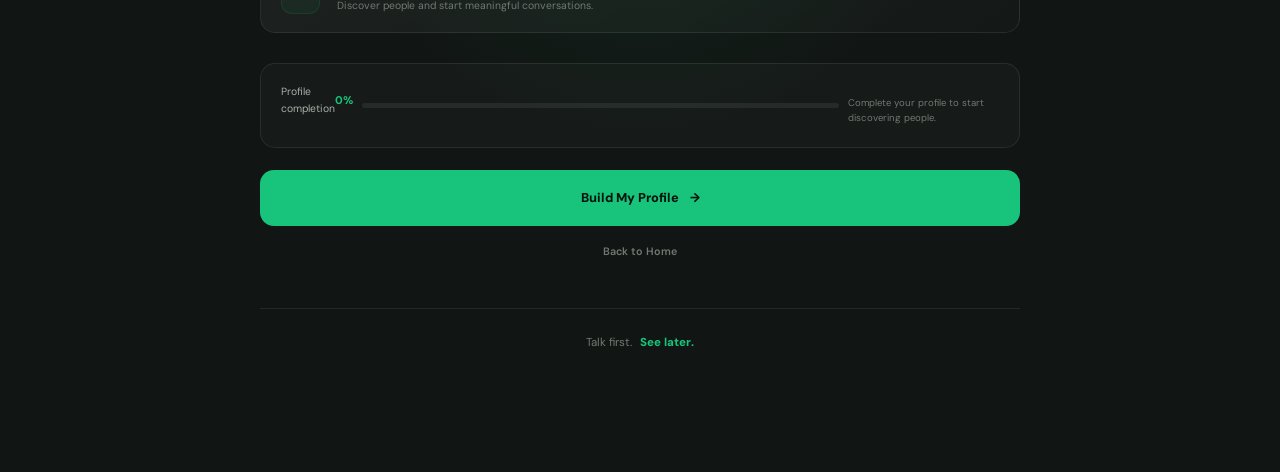
<file: register.html>
<!DOCTYPE html>
<html lang="en">

<head>

    <meta charset="UTF-8">

    <meta name="viewport" content="width=device-width, initial-scale=1.0">

    <title>Create Your Account — LinkUpGH</title>

    <meta
        name="description"
        content="Create your LinkUpGH account and start meeting people before the picture."
    >

    <link rel="stylesheet" href="style.css">

</head>

<body>
<!-- ============================= -->
<!-- REGISTRATION HEADER -->
<!-- ============================= -->

<header class="register-header">

    <div class="register-header-container">

        <!-- Logo -->
        <a href="index.html" class="logo">
            LinkUp<span>GH</span>
        </a>

        <!-- Progress -->
        <div class="register-progress">

            <span class="progress-step active">
                01
            </span>

            <span class="progress-line"></span>

            <span class="progress-step">
                02
            </span>

            <span class="progress-line"></span>

            <span class="progress-step">
                03
            </span>

        </div>

        <!-- Login -->
        <div class="register-login">

            <span>Already have an account?</span>

            <a href="login.html">
                Log in
            </a>

        </div>

    </div>

</header>
```
<!-- ============================= -->
<!-- REGISTRATION WELCOME -->
<!-- ============================= -->

<main class="register-main">

    <section class="register-welcome">

        <div class="register-welcome-content">

            <span class="section-label">
                WELCOME TO LINKUPGH 🇬🇭
            </span>

            <h1>
                Start with
                <span>who you are.</span>
            </h1>

            <p>
                Create your profile, share what makes you unique,
                and start connecting with people before the picture.
            </p>

            <div class="welcome-promise">

                <div class="promise-item">

                    <span class="promise-icon">🔒</span>

                    <div>
                        <strong>Your photo stays private</strong>
                        <p>Until you choose to reveal it.</p>
                    </div>

                </div>


                <div class="promise-item">

                    <span class="promise-icon">💬</span>

                    <div>
                        <strong>Connect through conversation</strong>
                        <p>Personality comes first.</p>
                    </div>

                </div>

            </div>

        </div>

    </section>

</main>

  <!-- ============================= -->
<!-- BASIC INFORMATION -->
<!-- ============================= -->

<section class="basic-information">

    <div class="form-section-header">

        <span class="form-step">
            STEP 01
        </span>

        <h2>
            Tell us a little
            <span>about you.</span>
        </h2>

        <p>
            This information helps us create your LinkUpGH profile
            and connect you with the right people.
        </p>

    </div>


    <form class="basic-info-form">


        <!-- First Name -->
        <div class="form-group">

            <label for="firstName">
                First Name
            </label>

            <input
                type="text"
                id="firstName"
                name="firstName"
                placeholder="Enter your first name"
                autocomplete="given-name"
                required
            >

        </div>


        <!-- Date of Birth -->
        <div class="form-group">

            <label for="dateOfBirth">
                Date of Birth
            </label>

            <input
                type="date"
                id="dateOfBirth"
                name="dateOfBirth"
                required
            >

            <small>
                You must be 18 or older to use LinkUpGH.
            </small>

        </div>


        <!-- Gender -->
        <div class="form-group">

            <label for="gender">
                Gender
            </label>

            <select
                id="gender"
                name="gender"
                required
            >

                <option value="" disabled selected>
                    Select your gender
                </option>

                <option value="male">
                    Male
                </option>

                <option value="female">
                    Female
                </option>

                <option value="non-binary">
                    Non-binary
                </option>

                <option value="prefer-not-to-say">
                    Prefer not to say
                </option>

            </select>

        </div>


        <!-- Location -->
        <div class="form-group">

            <label for="location">
                Location
            </label>

            <select
                id="location"
                name="location"
                required
            >

                <option value="" disabled selected>
                    Select your city
                </option>

                <option value="accra">Accra</option>
                <option value="kumasi">Kumasi</option>
                <option value="tema">Tema</option>
                <option value="takoradi">Takoradi</option>
                <option value="cape-coast">Cape Coast</option>
                <option value="tamale">Tamale</option>
                <option value="ho">Ho</option>
                <option value="koforidua">Koforidua</option>
                <option value="sunyani">Sunyani</option>
                <option value="bechem">Bechem</option>
                <option value="wa">Wa</option>
                <option value="bolgatanga">Bolgatanga</option>
                <option value="other">Other</option>

            </select>

        </div>


        <!-- Continue -->
        <button
            type="submit"
            class="form-primary-btn"
        >
            Continue
            <span>→</span>
        </button>


    </form>

</section>

  <!-- ============================= -->
<!-- ACCOUNT DETAILS -->
<!-- ============================= -->

<section class="account-details">

    <div class="form-section-header">

        <span class="form-step">
            STEP 02
        </span>

        <h2>
            Secure your
            <span>account.</span>
        </h2>

        <p>
            Add your contact details and create a secure password
            for your LinkUpGH account.
        </p>

    </div>


   <form class="account-details-form" id="accountDetailsForm">


        <!-- Email -->
        <div class="form-group">

            <label for="email">
                Email Address
            </label>

            <input
                type="email"
                id="email"
                name="email"
                placeholder="you@example.com"
                autocomplete="email"
                required
            >

            <small>
                We'll use this to help secure your account.
            </small>

        </div>


        <!-- Phone Number -->
        <div class="form-group">

            <label for="phone">
                Phone Number
            </label>

            <div class="phone-input">

                <span class="country-code">
                    🇬🇭 +233
                </span>

                <input
                    type="tel"
                    id="phone"
                    name="phone"
                    placeholder="24 123 4567"
                    autocomplete="tel"
                    required
                >

            </div>

            <small>
                Your phone number won't be shown on your profile.
            </small>

        </div>


        <!-- Username -->
        <div class="form-group">

            <label for="username">
                Username
            </label>

            <div class="username-input">

                <span class="username-prefix">
                    @
                </span>

                <input
                    type="text"
                    id="username"
                    name="username"
                    placeholder="choose a username"
                    autocomplete="username"
                    minlength="3"
                    maxlength="20"
                    required
                >

            </div>

            <small>
                Use 3–20 characters. You can change this later.
            </small>

        </div>


        <!-- Password -->
        <div class="form-group">

            <label for="password">
                Password
            </label>

            <div class="password-input">

                <input
                    type="password"
                    id="password"
                    name="password"
                    placeholder="Create a strong password"
                    autocomplete="new-password"
                    minlength="8"
                    required
                >

                <button
                    type="button"
                    class="password-toggle"
                    aria-label="Show password"
                >
                    Show
                </button>

            </div>

            <div class="password-strength">

                <span></span>
                <span></span>
                <span></span>
                <span></span>

            </div>

            <small>
                Use at least 8 characters.
            </small>

        </div>


        <!-- Confirm Password -->
        <div class="form-group">

            <label for="confirmPassword">
                Confirm Password
            </label>

            <input
                type="password"
                id="confirmPassword"
                name="confirmPassword"
                placeholder="Enter your password again"
                autocomplete="new-password"
                minlength="8"
                required
            >

        </div>


        <!-- Continue -->
        <button
            type="submit"
            class="form-primary-btn"
        >
            Continue
            <span>→</span>
        </button>


    </form>

</section>

  <!-- ============================= -->
<!-- PASSWORD & SECURITY / VERIFICATION -->
<!-- ============================= -->

<section class="security-verification" id="securityVerification">

    <div class="form-section-header">

        <span class="form-step">
            STEP 03
        </span>

        <h2>
            Verify your
            <span>account.</span>
        </h2>

        <p>
            A quick verification helps keep LinkUpGH safer
            and helps us reduce fake accounts.
        </p>

    </div>


    <div class="verification-content">


        <!-- Email Verification -->
        <div class="verification-card">

            <div class="verification-icon">
                ✉️
            </div>

            <div class="verification-info">

                <span class="verification-label">
                    EMAIL VERIFICATION
                </span>

                <h3>
                    Verify your email
                </h3>

                <p>
                    We'll send a verification code to your
                    email address.
                </p>

                <div class="verification-status">

                    <span class="status-dot"></span>

                    <span>
                        Waiting for verification
                    </span>

                </div>

            </div>

            <button
                type="button"
                class="verification-btn"
            >
                Send Code
            </button>

        </div>


        <!-- Phone Verification -->
        <div class="verification-card">

            <div class="verification-icon">
                📱
            </div>

            <div class="verification-info">

                <span class="verification-label">
                    PHONE VERIFICATION
                </span>

                <h3>
                    Verify your phone
                </h3>

                <p>
                    We'll send a one-time verification code
                    to your Ghanaian phone number.
                </p>

                <div class="verification-status">

                    <span class="status-dot"></span>

                    <span>
                        Waiting for verification
                    </span>

                </div>

            </div>

            <button
                type="button"
                class="verification-btn"
            >
                Send Code
            </button>

        </div>


        <!-- Optional Identity Verification -->
        <div class="verification-card optional-verification">

            <div class="verification-icon">
                🛡️
            </div>

            <div class="verification-info">

                <span class="verification-label">
                    IDENTITY VERIFICATION
                </span>

                <h3>
                    Verify you're real
                </h3>

                <p>
                    Additional verification can help build trust
                    within the LinkUpGH community.
                </p>

                <div class="verification-status optional">

                    <span>
                        Optional
                    </span>

                </div>

            </div>

            <span class="optional-badge">
                Coming Soon
            </span>

        </div>


    </div>


    <!-- Security Notice -->
    <div class="security-notice">

        <span class="security-notice-icon">
            🔒
        </span>

        <div>

            <strong>
                Your verification information stays private.
            </strong>

            <p>
                Verification details are used for account security
                and are not displayed on your public profile.
            </p>

        </div>

    </div>


    <!-- Continue -->
    <button
        type="button"
        class="form-primary-btn security-continue"
    >
        Continue
        <span>→</span>
    </button>

</section>

  <!-- ============================= -->
<!-- TERMS, PRIVACY & CONSENT -->
<!-- ============================= -->

<section class="terms-consent">

    <div class="form-section-header">

        <span class="form-step">
            FINAL STEP
        </span>

        <h2>
            One last thing.
            <span>Let's keep it safe.</span>
        </h2>

        <p>
            Before creating your LinkUpGH account, please review
            how the platform works and how we handle your information.
        </p>

    </div>


    <div class="consent-content">


        <!-- Age Confirmation -->
        <div class="consent-card">

            <label class="consent-option">

                <input
                    type="checkbox"
                    id="ageConfirmation"
                    name="ageConfirmation"
                    required
                >

                <span class="custom-checkbox"></span>

                <span class="consent-text">

                    <strong>
                        I confirm that I am 18 years old or older.
                    </strong>

                    <small>
                        LinkUpGH is an adults-only platform.
                    </small>

                </span>

            </label>

        </div>


        <!-- Terms -->
        <div class="consent-card">

            <label class="consent-option">

                <input
                    type="checkbox"
                    id="termsAgreement"
                    name="termsAgreement"
                    required
                >

                <span class="custom-checkbox"></span>

                <span class="consent-text">

                    <strong>
                        I agree to the LinkUpGH
                        <a href="terms.html">
                            Terms of Service
                        </a>.
                    </strong>

                    <small>
                        I understand the rules and responsibilities
                        of using LinkUpGH.
                    </small>

                </span>

            </label>

        </div>


        <!-- Privacy -->
        <div class="consent-card">

            <label class="consent-option">

                <input
                    type="checkbox"
                    id="privacyAgreement"
                    name="privacyAgreement"
                    required
                >

                <span class="custom-checkbox"></span>

                <span class="consent-text">

                    <strong>
                        I have read and understood the
                        <a href="privacy.html">
                            Privacy Policy
                        </a>.
                    </strong>

                    <small>
                        I understand how my personal information
                        is collected, used and protected.
                    </small>

                </span>

            </label>

        </div>


        <!-- Community Guidelines -->
        <div class="consent-card">

            <label class="consent-option">

                <input
                    type="checkbox"
                    id="communityGuidelines"
                    name="communityGuidelines"
                    required
                >

                <span class="custom-checkbox"></span>

                <span class="consent-text">

                    <strong>
                        I agree to follow the
                        <a href="guidelines.html">
                            Community Guidelines
                        </a>.
                    </strong>

                    <small>
                        I will treat other members with respect
                        and use LinkUpGH responsibly.
                    </small>

                </span>

            </label>

        </div>


        <!-- Marketing Consent -->
        <div class="consent-card optional-consent">

            <label class="consent-option">

                <input
                    type="checkbox"
                    id="marketingConsent"
                    name="marketingConsent"
                >

                <span class="custom-checkbox"></span>

                <span class="consent-text">

                    <strong>
                        I'd like to receive updates from LinkUpGH.
                    </strong>

                    <small>
                        Product updates, announcements and occasional
                        news. You can unsubscribe at any time.
                    </small>

                </span>

            </label>

            <span class="optional-label">
                OPTIONAL
            </span>

        </div>


    </div>


    <!-- Consent Notice -->
    <div class="consent-notice">

        <span class="consent-notice-icon">
            🔒
        </span>

        <div>

            <strong>
                Your privacy matters.
            </strong>

            <p>
                Your public profile does not display your email,
                phone number or verification information.
            </p>

        </div>

    </div>


    <!-- Create Account -->
    <button
        type="button"
        class="create-account-btn"
        id="createAccountBtn"
    >
        Create My LinkUpGH Account
        <span>→</span>
    </button>


    <p class="consent-footer-text">
        By creating an account, you agree to follow
        LinkUpGH's rules and community standards.
    </p>

</section>

  <!-- ============================= -->
<!-- ACCOUNT CREATED / SUCCESS -->
<!-- ============================= -->

<section class="account-success" id="account-success">

    <div class="success-container">

        <!-- Success Icon -->
        <div class="success-icon">

            <div class="success-check">
                ✓
            </div>

        </div>


        <!-- Success Label -->
        <span class="success-label">
            WELCOME TO LINKUPGH 🇬🇭
        </span>


        <!-- Main Message -->
        <h1>
            You're officially
            <span>part of the community.</span>
        </h1>


        <p class="success-description">
            Your account has been created successfully.
            Now let's build a profile that shows people
            who you really are.
        </p>


        <!-- What Happens Next -->
        <div class="success-next">

            <div class="next-item">

                <span class="next-number">
                    01
                </span>

                <div>

                    <strong>
                        Choose your avatar
                    </strong>

                    <p>
                        Represent yourself without using
                        your real photo.
                    </p>

                </div>

            </div>


            <div class="next-item">

                <span class="next-number">
                    02
                </span>

                <div>

                    <strong>
                        Tell us about yourself
                    </strong>

                    <p>
                        Add your interests, personality
                        and what you're looking for.
                    </p>

                </div>

            </div>


            <div class="next-item">

                <span class="next-number">
                    03
                </span>

                <div>

                    <strong>
                        Start connecting
                    </strong>

                    <p>
                        Discover people and start
                        meaningful conversations.
                    </p>

                </div>

            </div>

        </div>


        <!-- Profile Completion -->
        <div class="profile-progress">

            <div class="progress-header">

                <span>
                    Profile completion
                </span>

                <strong>
                    0%
                </strong>

            </div>

            <div class="progress-bar">

                <div
                    class="progress-fill"
                    style="width: 0%;"
                ></div>

            </div>

            <small>
                Complete your profile to start discovering people.
            </small>

        </div>


        <!-- Continue -->
        <a
            href="profile.html"
            class="success-primary-btn"
        >
            Build My Profile
            <span>→</span>
        </a>


        <!-- Secondary Option -->
        <a
            href="index.html"
            class="success-secondary-btn"
        >
            Back to Home
        </a>


        <!-- Closing Message -->
        <div class="success-message">

            <span>
                Talk first.
            </span>

            <strong>
                See later.
            </strong>

        </div>

    </div>

</section>

<script src="script.js"></script>

</body>
</html>
</file>
<file: style.css>
@import url('https://fonts.googleapis.com/css2?family=DM+Sans:wght@400;500;600;700&family=Manrope:wght@400;500;600;700;800&display=swap');


/* ========================================= */
/* LINKUPGH — GLOBAL FOUNDATION              */
/* ========================================= */

:root {

    /* Background */
    --bg-primary: #0b0d0c;
    --bg-secondary: #111513;
    --bg-card: #151a17;

    /* Text */
    --text-primary: #f5f7f5;
    --text-secondary: #a8b0aa;
    --text-muted: #707971;

    /* Brand */
    --green: #18c47c;
    --green-dark: #0e9b60;
    --green-light: #54e39e;

    /* Secondary Accent */
    --gold: #d6b56d;

    /* Borders */
    --border: rgba(255, 255, 255, 0.08);
    --border-light: rgba(255, 255, 255, 0.14);

    /* Typography */
    --font-heading: 'Manrope', sans-serif;
    --font-body: 'DM Sans', sans-serif;

    /* Layout */
    --container-width: 1200px;

    /* Radius */
    --radius-sm: 10px;
    --radius-md: 18px;
    --radius-lg: 28px;

    /* Animation */
    --transition: 0.3s ease;

}


/* ========================================= */
/* RESET                                     */
/* ========================================= */

* {
    margin: 0;
    padding: 0;
    box-sizing: border-box;
}


html {
    scroll-behavior: smooth;
}


body {
    background: var(--bg-primary);
    color: var(--text-primary);
    font-family: var(--font-body);
    line-height: 1.6;
    overflow-x: hidden;
}


a {
    color: inherit;
    text-decoration: none;
}


button,
input,
select,
textarea {
    font: inherit;
}


button {
    border: none;
    cursor: pointer;
}


img {
    max-width: 100%;
    display: block;
}


/* ========================================= */
/* GLOBAL CONTAINERS                         */
/* ========================================= */

.nav-container,
.hero-container,
.how-container,
.why-container,
.reveal-container,
.safety-container,
.ghana-container,
.cta-container,
.footer-container {

    width: min(
        var(--container-width),
        calc(100% - 48px)
    );

    margin-inline: auto;

}


/* ========================================= */
/* GLOBAL SECTION LABEL                     */
/* ========================================= */

.section-label {

    display: inline-block;

    color: var(--green);

    font-size: 0.72rem;

    font-weight: 700;

    letter-spacing: 0.16em;

    text-transform: uppercase;

}

/* ========================================= */
/* 02 — NAVIGATION                           */
/* ========================================= */

.navbar {

    position: sticky;
    top: 0;
    z-index: 1000;

    width: 100%;

    background: rgba(11, 13, 12, 0.82);

    border-bottom: 1px solid var(--border);

    backdrop-filter: blur(18px);
    -webkit-backdrop-filter: blur(18px);

}


.nav-container {

    min-height: 78px;

    display: flex;

    align-items: center;

    justify-content: space-between;

}


/* ========================================= */
/* LOGO                                     */
/* ========================================= */

.logo {

    display: inline-flex;

    align-items: center;

    gap: 2px;

    font-family: var(--font-heading);

    font-size: 1.45rem;

    font-weight: 800;

    letter-spacing: -0.04em;

}


.logo span {

    color: var(--green);

}


/* ========================================= */
/* NAVIGATION LINKS                          */
/* ========================================= */

.nav-links {

    display: flex;

    align-items: center;

    gap: 34px;

}


.nav-links a {

    position: relative;

    color: var(--text-secondary);

    font-size: 0.9rem;

    font-weight: 500;

    transition: color var(--transition);

}


.nav-links a:hover {

    color: var(--text-primary);

}


/* Animated underline */

.nav-links a::after {

    content: "";

    position: absolute;

    left: 0;
    bottom: -8px;

    width: 0;
    height: 2px;

    background: var(--green);

    border-radius: 999px;

    transition: width var(--transition);

}


.nav-links a:hover::after {

    width: 100%;

}


/* ========================================= */
/* NAVIGATION ACTIONS                        */
/* ========================================= */

.nav-actions {

    display: flex;

    align-items: center;

    gap: 12px;

}


/* Login */

.nav-login {

    padding: 10px 18px;

    color: var(--text-secondary);

    font-size: 0.88rem;

    font-weight: 600;

    border-radius: 999px;

    transition:
        color var(--transition),
        background var(--transition);

}


.nav-login:hover {

    color: var(--text-primary);

    background: rgba(255, 255, 255, 0.05);

}


/* Create Account */

.nav-cta {

    display: inline-flex;

    align-items: center;

    justify-content: center;

    padding: 11px 20px;

    color: #06130d;

    background: var(--green);

    border-radius: 999px;

    font-size: 0.88rem;

    font-weight: 700;

    transition:
        transform var(--transition),
        background var(--transition),
        box-shadow var(--transition);

}


.nav-cta:hover {

    background: var(--green-light);

    transform: translateY(-2px);

    box-shadow:
        0 10px 30px rgba(24, 196, 124, 0.2);

}


/* ========================================= */
/* MOBILE MENU BUTTON                       */
/* ========================================= */

.nav-menu-btn {

    display: none;

    width: 42px;
    height: 42px;

    align-items: center;
    justify-content: center;

    border: 1px solid var(--border);

    border-radius: 50%;

    background: var(--bg-card);

    color: var(--text-primary);

}


/* ========================================= */
/* NAVIGATION RESPONSIVE                     */
/* ========================================= */

@media (max-width: 800px) {

    .nav-links {

        display: none;

    }


    .nav-login {

        display: none;

    }


    .nav-menu-btn {

        display: flex;

    }


    .nav-container {

        min-height: 70px;

    }


    .nav-cta {

        padding: 10px 16px;

        font-size: 0.82rem;

    }

}

/* ========================================= */
/* 03 — HERO                                */
/* ========================================= */

.hero {

    position: relative;

    min-height: calc(100vh - 78px);

    display: flex;

    align-items: center;

    overflow: hidden;

    padding: 100px 0 120px;

}


/* ========================================= */
/* HERO BACKGROUND GLOW                     */
/* ========================================= */

.hero::before {

    content: "";

    position: absolute;

    width: 650px;
    height: 650px;

    top: -220px;
    right: -180px;

    background: radial-gradient(
        circle,
        rgba(24, 196, 124, 0.14) 0%,
        rgba(24, 196, 124, 0.04) 40%,
        transparent 70%
    );

    pointer-events: none;

}


.hero::after {

    content: "";

    position: absolute;

    width: 500px;
    height: 500px;

    bottom: -250px;
    left: -200px;

    background: radial-gradient(
        circle,
        rgba(214, 181, 109, 0.07) 0%,
        transparent 70%
    );

    pointer-events: none;

}


/* ========================================= */
/* HERO CONTAINER                           */
/* ========================================= */

.hero-container {

    position: relative;

    z-index: 2;

    display: grid;

    grid-template-columns: 1.05fr 0.95fr;

    align-items: center;

    gap: 80px;

}


/* ========================================= */
/* HERO CONTENT                             */
/* ========================================= */

.hero-content {

    max-width: 650px;

}


.hero-label {

    display: inline-flex;

    align-items: center;

    gap: 8px;

    margin-bottom: 24px;

    padding: 8px 13px;

    color: var(--green-light);

    background: rgba(24, 196, 124, 0.07);

    border: 1px solid rgba(24, 196, 124, 0.15);

    border-radius: 999px;

    font-size: 0.72rem;

    font-weight: 700;

    letter-spacing: 0.1em;

    text-transform: uppercase;

}


.hero-content h1 {

    max-width: 650px;

    margin-bottom: 26px;

    font-family: var(--font-heading);

    font-size: clamp(3.2rem, 6vw, 5.6rem);

    font-weight: 800;

    line-height: 0.98;

    letter-spacing: -0.065em;

}


.hero-content h1 span {

    display: block;

    color: var(--green);

}


.hero-description {

    max-width: 570px;

    margin-bottom: 34px;

    color: var(--text-secondary);

    font-size: 1.08rem;

    line-height: 1.8;

}


/* ========================================= */
/* HERO ACTIONS                             */
/* ========================================= */

.hero-actions {

    display: flex;

    align-items: center;

    gap: 14px;

    margin-bottom: 28px;

}


.hero-primary-btn,
.hero-secondary-btn {

    display: inline-flex;

    align-items: center;

    justify-content: center;

    min-height: 52px;

    padding: 0 24px;

    border-radius: 999px;

    font-size: 0.92rem;

    font-weight: 700;

    transition:
        transform var(--transition),
        background var(--transition),
        border-color var(--transition),
        box-shadow var(--transition);

}


/* Primary */

.hero-primary-btn {

    color: #06130d;

    background: var(--green);

}


.hero-primary-btn:hover {

    background: var(--green-light);

    transform: translateY(-3px);

    box-shadow:
        0 15px 35px rgba(24, 196, 124, 0.2);

}


/* Secondary */

.hero-secondary-btn {

    color: var(--text-primary);

    background: rgba(255, 255, 255, 0.03);

    border: 1px solid var(--border-light);

}


.hero-secondary-btn:hover {

    background: rgba(255, 255, 255, 0.07);

    border-color: rgba(255, 255, 255, 0.2);

    transform: translateY(-3px);

}


/* ========================================= */
/* HERO TRUST                               */
/* ========================================= */

.hero-trust {

    display: flex;

    flex-wrap: wrap;

    align-items: center;

    gap: 10px;

    color: var(--text-muted);

    font-size: 0.76rem;

}


.hero-trust span:not(:nth-child(even)) {

    color: var(--text-secondary);

}


/* ========================================= */
/* HERO VISUAL                              */
/* ========================================= */

.hero-visual {

    position: relative;

    min-height: 540px;

    display: flex;

    align-items: center;

    justify-content: center;

}


/* ========================================= */
/* HERO PROFILE CARDS                       */
/* ========================================= */

.hero-card {

    position: absolute;

    width: 280px;

    padding: 22px;

    background:
        linear-gradient(
            145deg,
            rgba(255, 255, 255, 0.08),
            rgba(255, 255, 255, 0.025)
        );

    border: 1px solid var(--border-light);

    border-radius: var(--radius-lg);

    box-shadow:
        0 30px 80px rgba(0, 0, 0, 0.35);

    backdrop-filter: blur(18px);

    transition:
        transform 0.5s ease,
        border-color 0.3s ease;

}


.hero-card:hover {

    border-color: rgba(24, 196, 124, 0.3);

}


/* Card One */

.card-one {

    top: 70px;

    left: 15px;

    transform: rotate(-7deg);

    animation: heroFloatOne 5s ease-in-out infinite;

}


/* Card Two */

.card-two {

    right: 5px;

    bottom: 80px;

    transform: rotate(7deg);

    animation: heroFloatTwo 5s ease-in-out infinite;

}


/* ========================================= */
/* AVATAR                                  */
/* ========================================= */

.avatar {

    width: 78px;
    height: 78px;

    display: flex;

    align-items: center;
    justify-content: center;

    margin-bottom: 18px;

    background:
        linear-gradient(
            145deg,
            rgba(24, 196, 124, 0.18),
            rgba(255, 255, 255, 0.05)
        );

    border: 1px solid rgba(255, 255, 255, 0.1);

    border-radius: 22px;

    font-size: 2.7rem;

}


.card-info h3 {

    margin-bottom: 3px;

    font-family: var(--font-heading);

    font-size: 1.15rem;

    font-weight: 700;

}


.card-info p {

    color: var(--text-muted);

    font-size: 0.82rem;

}


/* ========================================= */
/* INTEREST TAG                             */
/* ========================================= */

.interest {

    display: inline-flex;

    margin-top: 18px;

    padding: 7px 11px;

    color: var(--text-secondary);

    background: rgba(255, 255, 255, 0.05);

    border: 1px solid var(--border);

    border-radius: 999px;

    font-size: 0.72rem;

}


/* ========================================= */
/* PRIVACY CARD                             */
/* ========================================= */

.privacy-card {

    position: absolute;

    right: 70px;

    top: 50%;

    z-index: 5;

    display: flex;

    align-items: center;

    gap: 13px;

    width: 245px;

    padding: 15px 17px;

    background: rgba(17, 21, 19, 0.92);

    border: 1px solid rgba(24, 196, 124, 0.2);

    border-radius: 16px;

    box-shadow:
        0 20px 50px rgba(0, 0, 0, 0.35);

    backdrop-filter: blur(20px);

    transform: translateY(-50%);

}


.lock-icon {

    width: 38px;
    height: 38px;

    display: flex;

    align-items: center;
    justify-content: center;

    flex-shrink: 0;

    background: rgba(24, 196, 124, 0.1);

    border-radius: 11px;

}


.privacy-card strong {

    display: block;

    margin-bottom: 2px;

    font-size: 0.78rem;

}


.privacy-card p {

    color: var(--text-muted);

    font-size: 0.68rem;

}


/* ========================================= */
/* HERO ANIMATIONS                          */
/* ========================================= */

@keyframes heroFloatOne {

    0%,
    100% {
        transform: translateY(0) rotate(-7deg);
    }

    50% {
        transform: translateY(-14px) rotate(-5deg);
    }

}


@keyframes heroFloatTwo {

    0%,
    100% {
        transform: translateY(0) rotate(7deg);
    }

    50% {
        transform: translateY(14px) rotate(5deg);
    }

}


/* ========================================= */
/* HERO RESPONSIVE                          */
/* ========================================= */

@media (max-width: 950px) {

    .hero {

        padding: 80px 0 90px;

    }


    .hero-container {

        grid-template-columns: 1fr;

        gap: 50px;

    }


    .hero-content {

        max-width: 720px;

        margin-inline: auto;

        text-align: center;

    }


    .hero-content h1 {

        margin-inline: auto;

    }


    .hero-description {

        margin-inline: auto;

    }


    .hero-actions {

        justify-content: center;

    }


    .hero-trust {

        justify-content: center;

    }


    .hero-visual {

        max-width: 600px;

        width: 100%;

        margin-inline: auto;

    }

}


@media (max-width: 600px) {

    .hero {

        min-height: auto;

        padding: 65px 0 75px;

    }


    .hero-container {

        width: min(
            var(--container-width),
            calc(100% - 32px)
        );

    }


    .hero-content h1 {

        font-size: clamp(2.7rem, 13vw, 4rem);

    }


    .hero-description {

        font-size: 0.95rem;

    }


    .hero-actions {

        flex-direction: column;

        width: 100%;

    }


    .hero-primary-btn,
    .hero-secondary-btn {

        width: 100%;

    }


    .hero-visual {

        min-height: 470px;

    }


    .hero-card {

        width: 220px;

        padding: 17px;

    }


    .card-one {

        left: 0;

        top: 45px;

    }


    .card-two {

        right: 0;

        bottom: 45px;

    }


    .privacy-card {

        right: 50%;

        top: 50%;

        width: 220px;

        transform: translate(50%, -50%);

    }


    .avatar {

        width: 62px;
        height: 62px;

        font-size: 2.2rem;

    }

}

/* ========================================= */
/* 04 — HOW IT WORKS                        */
/* ========================================= */

.how-it-works {

    position: relative;

    padding: 130px 0;

    background: var(--bg-secondary);

    overflow: hidden;

}


/* ========================================= */
/* BACKGROUND DETAIL                        */
/* ========================================= */

.how-it-works::before {

    content: "";

    position: absolute;

    width: 500px;
    height: 500px;

    top: -250px;
    left: 50%;

    transform: translateX(-50%);

    background: radial-gradient(
        circle,
        rgba(24, 196, 124, 0.07),
        transparent 70%
    );

    pointer-events: none;

}


/* ========================================= */
/* SECTION HEADING                          */
/* ========================================= */

.section-heading {

    max-width: 700px;

    margin: 0 auto 70px;

    text-align: center;

}


.section-heading h2 {

    margin-top: 16px;

    margin-bottom: 20px;

    font-family: var(--font-heading);

    font-size: clamp(2.3rem, 4.5vw, 4rem);

    font-weight: 800;

    line-height: 1.05;

    letter-spacing: -0.055em;

}


.section-heading h2 span {

    color: var(--green);

}


.section-heading > p {

    max-width: 600px;

    margin-inline: auto;

    color: var(--text-secondary);

    font-size: 1rem;

    line-height: 1.8;

}


/* ========================================= */
/* STEPS GRID                               */
/* ========================================= */

.steps {

    position: relative;

    display: grid;

    grid-template-columns: repeat(3, 1fr);

    gap: 24px;

}


/* Connection line */

.steps::before {

    content: "";

    position: absolute;

    top: 58px;

    left: 16%;

    right: 16%;

    height: 1px;

    background:
        linear-gradient(
            90deg,
            transparent,
            rgba(24, 196, 124, 0.35),
            transparent
        );

    z-index: 0;

}


/* ========================================= */
/* STEP CARD                                */
/* ========================================= */

.step-card {

    position: relative;

    z-index: 1;

    min-height: 390px;

    padding: 34px 30px;

    background:
        linear-gradient(
            145deg,
            rgba(255, 255, 255, 0.055),
            rgba(255, 255, 255, 0.018)
        );

    border: 1px solid var(--border);

    border-radius: var(--radius-lg);

    overflow: hidden;

    transition:
        transform var(--transition),
        border-color var(--transition),
        background var(--transition);

}


.step-card::before {

    content: "";

    position: absolute;

    width: 180px;
    height: 180px;

    top: -100px;
    right: -100px;

    background: rgba(24, 196, 124, 0.08);

    border-radius: 50%;

    filter: blur(20px);

}


.step-card:hover {

    transform: translateY(-8px);

    border-color: rgba(24, 196, 124, 0.25);

    background:
        linear-gradient(
            145deg,
            rgba(255, 255, 255, 0.075),
            rgba(255, 255, 255, 0.025)
        );

}


/* ========================================= */
/* STEP NUMBER                              */
/* ========================================= */

.step-number {

    position: absolute;

    top: 24px;
    right: 26px;

    color: var(--text-muted);

    font-family: var(--font-heading);

    font-size: 0.7rem;

    font-weight: 700;

    letter-spacing: 0.12em;

}


/* ========================================= */
/* STEP ICON                                */
/* ========================================= */

.step-icon {

    width: 70px;
    height: 70px;

    display: flex;

    align-items: center;
    justify-content: center;

    margin-bottom: 34px;

    background:
        linear-gradient(
            145deg,
            rgba(24, 196, 124, 0.14),
            rgba(24, 196, 124, 0.04)
        );

    border: 1px solid rgba(24, 196, 124, 0.15);

    border-radius: 20px;

    font-size: 1.8rem;

    box-shadow:
        0 15px 40px rgba(0, 0, 0, 0.2);

}


.step-card h3 {

    margin-bottom: 14px;

    font-family: var(--font-heading);

    font-size: 1.5rem;

    font-weight: 700;

    letter-spacing: -0.03em;

}


.step-card p {

    color: var(--text-secondary);

    font-size: 0.92rem;

    line-height: 1.75;

}


/* ========================================= */
/* STEP HIGHLIGHT                           */
/* ========================================= */

.step-highlight {

    position: absolute;

    left: 30px;
    bottom: 30px;

    color: var(--green-light);

    font-size: 0.75rem;

    font-weight: 600;

}


/* ========================================= */
/* CONCEPT STATEMENT                        */
/* ========================================= */

.concept-statement {

    display: flex;

    align-items: center;

    justify-content: center;

    gap: 24px;

    margin-top: 65px;

}


.concept-statement p {

    color: var(--text-secondary);

    font-size: 0.85rem;

    text-align: center;

}


.concept-statement strong {

    color: var(--text-primary);

}


.statement-line {

    width: 80px;

    height: 1px;

    background: var(--border-light);

}


/* ========================================= */
/* RESPONSIVE                               */
/* ========================================= */

@media (max-width: 850px) {

    .how-it-works {

        padding: 100px 0;

    }


    .steps {

        grid-template-columns: 1fr;

        max-width: 600px;

        margin-inline: auto;

    }


    .steps::before {

        display: none;

    }


    .step-card {

        min-height: 330px;

    }

}


@media (max-width: 600px) {

    .how-it-works {

        padding: 80px 0;

    }


    .section-heading {

        margin-bottom: 50px;

    }


    .section-heading h2 {

        font-size: 2.35rem;

    }


    .section-heading > p {

        font-size: 0.9rem;

    }


    .step-card {

        min-height: 320px;

        padding: 28px 24px;

    }


    .step-highlight {

        left: 24px;

        bottom: 25px;

    }


    .concept-statement {

        gap: 12px;

    }


    .statement-line {

        width: 35px;

    }

}

/* ========================================= */
/* 05 — WHY LINKUPGH                        */
/* ========================================= */

.why-linkupgh {

    position: relative;

    padding: 140px 0;

    background: var(--bg-primary);

    overflow: hidden;

}


/* ========================================= */
/* BACKGROUND GLOW                          */
/* ========================================= */

.why-linkupgh::before {

    content: "";

    position: absolute;

    width: 600px;
    height: 600px;

    top: 50%;
    left: -350px;

    transform: translateY(-50%);

    background: radial-gradient(
        circle,
        rgba(24, 196, 124, 0.06),
        transparent 70%
    );

    pointer-events: none;

}


/* ========================================= */
/* HEADING                                  */
/* ========================================= */

.why-heading {

    margin-bottom: 75px;

}


.why-heading h2 span {

    display: block;

}


/* ========================================= */
/* BENEFITS GRID                            */
/* ========================================= */

.benefits-grid {

    display: grid;

    grid-template-columns: repeat(2, 1fr);

    gap: 20px;

}


/* ========================================= */
/* BENEFIT CARD                             */
/* ========================================= */

.benefit-card {

    position: relative;

    min-height: 330px;

    display: flex;

    flex-direction: column;

    padding: 34px;

    background:
        linear-gradient(
            145deg,
            rgba(255, 255, 255, 0.055),
            rgba(255, 255, 255, 0.015)
        );

    border: 1px solid var(--border);

    border-radius: var(--radius-lg);

    overflow: hidden;

    transition:
        transform var(--transition),
        border-color var(--transition),
        background var(--transition);

}


/* Large background number */

.benefit-card::before {

    content: "";

    position: absolute;

    right: -20px;
    bottom: -70px;

    font-family: var(--font-heading);

    font-size: 13rem;

    font-weight: 800;

    line-height: 1;

    color: rgba(255, 255, 255, 0.018);

    pointer-events: none;

}


/* Individual numbers */

.benefit-card:nth-child(1)::before {
    content: "01";
}

.benefit-card:nth-child(2)::before {
    content: "02";
}

.benefit-card:nth-child(3)::before {
    content: "03";
}

.benefit-card:nth-child(4)::before {
    content: "04";
}


/* Hover */

.benefit-card:hover {

    transform: translateY(-7px);

    border-color: rgba(24, 196, 124, 0.25);

    background:
        linear-gradient(
            145deg,
            rgba(255, 255, 255, 0.075),
            rgba(255, 255, 255, 0.025)
        );

}


/* ========================================= */
/* FEATURED CARD                            */
/* ========================================= */

.benefit-featured {

    background:
        linear-gradient(
            145deg,
            rgba(24, 196, 124, 0.10),
            rgba(255, 255, 255, 0.02)
        );

    border-color: rgba(24, 196, 124, 0.15);

}


.benefit-featured:hover {

    border-color: rgba(24, 196, 124, 0.35);

}


/* ========================================= */
/* CARD TOP                                */
/* ========================================= */

.benefit-top {

    position: relative;

    z-index: 2;

    display: flex;

    align-items: center;

    justify-content: space-between;

    margin-bottom: 55px;

}


.benefit-number {

    color: var(--text-muted);

    font-family: var(--font-heading);

    font-size: 0.7rem;

    font-weight: 700;

    letter-spacing: 0.12em;

}


.benefit-icon {

    width: 52px;
    height: 52px;

    display: flex;

    align-items: center;
    justify-content: center;

    background: rgba(24, 196, 124, 0.08);

    border: 1px solid rgba(24, 196, 124, 0.12);

    border-radius: 15px;

    font-size: 1.35rem;

}


/* ========================================= */
/* CARD CONTENT                             */
/* ========================================= */

.benefit-card h3 {

    position: relative;

    z-index: 2;

    margin-bottom: 13px;

    font-family: var(--font-heading);

    font-size: 1.55rem;

    font-weight: 700;

    letter-spacing: -0.035em;

}


.benefit-card p {

    position: relative;

    z-index: 2;

    max-width: 470px;

    color: var(--text-secondary);

    font-size: 0.9rem;

    line-height: 1.75;

}


/* ========================================= */
/* BENEFIT TAG                              */
/* ========================================= */

.benefit-tag {

    position: relative;

    z-index: 2;

    margin-top: auto;

    padding-top: 25px;

    color: var(--green-light);

    font-size: 0.75rem;

    font-weight: 600;

}


/* ========================================= */
/* BOTTOM STATEMENT                         */
/* ========================================= */

.why-bottom {

    display: flex;

    justify-content: center;

    margin-top: 75px;

    text-align: center;

}


.why-bottom p {

    max-width: 650px;

    color: var(--text-secondary);

    font-family: var(--font-heading);

    font-size: 1.15rem;

    line-height: 1.6;

}


.why-bottom span {

    display: block;

}


.why-bottom strong {

    display: block;

    color: var(--text-primary);

    font-weight: 700;

}


/* ========================================= */
/* RESPONSIVE                               */
/* ========================================= */

@media (max-width: 750px) {

    .why-linkupgh {

        padding: 100px 0;

    }


    .benefits-grid {

        grid-template-columns: 1fr;

    }


    .benefit-card {

        min-height: 300px;

        padding: 28px;

    }


    .benefit-top {

        margin-bottom: 45px;

    }

}


@media (max-width: 500px) {

    .why-linkupgh {

        padding: 80px 0;

    }


    .benefit-card {

        min-height: 285px;

        padding: 24px;

    }


    .benefit-card h3 {

        font-size: 1.35rem;

    }


    .benefit-card p {

        font-size: 0.86rem;

    }


    .benefit-icon {

        width: 46px;
        height: 46px;

        border-radius: 13px;

    }


    .benefit-top {

        margin-bottom: 38px;

    }


    .why-bottom {

        margin-top: 55px;

    }


    .why-bottom p {

        font-size: 1rem;

    }

}
/* ========================================= */
/* 06 — PHOTO REVEAL                        */
/* ========================================= */

.photo-reveal {

    position: relative;

    padding: 150px 0;

    background: var(--bg-secondary);

    overflow: hidden;

}


/* ========================================= */
/* BACKGROUND GLOW                          */
/* ========================================= */

.photo-reveal::before {

    content: "";

    position: absolute;

    width: 750px;
    height: 750px;

    top: 45%;
    left: 50%;

    transform: translate(-50%, -50%);

    background: radial-gradient(
        circle,
        rgba(24, 196, 124, 0.09),
        transparent 68%
    );

    pointer-events: none;

}


/* ========================================= */
/* CONTAINER                                */
/* ========================================= */

.reveal-container {

    position: relative;

    z-index: 2;

    width: min(1150px, 92%);

    margin: 0 auto;

}


/* ========================================= */
/* SECTION INTRO                            */
/* ========================================= */

.reveal-intro {

    max-width: 720px;

    margin: 0 auto 80px;

    text-align: center;

}


.reveal-intro .section-label {

    display: inline-block;

    margin-bottom: 18px;

}


.reveal-intro h2 {

    margin: 0 0 24px;

    font-family: var(--font-heading);

    font-size: clamp(2.5rem, 5vw, 4.5rem);

    font-weight: 800;

    line-height: 1.02;

    letter-spacing: -0.06em;

}


.reveal-intro h2 span {

    display: block;

    color: var(--green);

}


.reveal-intro > p {

    max-width: 600px;

    margin: 0 auto;

    color: var(--text-secondary);

    font-size: 1rem;

    line-height: 1.8;

}


/* ========================================= */
/* REVEAL EXPERIENCE                        */
/* ========================================= */

.reveal-experience {

    display: grid;

    grid-template-columns: 1fr 110px 1fr;

    align-items: center;

    gap: 35px;

    margin-bottom: 85px;

}


/* ========================================= */
/* PROFILE SIDE                             */
/* ========================================= */

.reveal-profile {

    position: relative;

    min-width: 0;

}


/* ========================================= */
/* PROFILE WINDOW                           */
/* ========================================= */

.profile-window {

    position: relative;

    padding: 30px;

    min-height: 250px;

    background:
        linear-gradient(
            145deg,
            rgba(255, 255, 255, 0.07),
            rgba(255, 255, 255, 0.025)
        );

    border: 1px solid var(--border-light);

    border-radius: 28px;

    box-shadow:
        0 30px 80px rgba(0, 0, 0, 0.28);

    overflow: hidden;

}


.profile-window::before {

    content: "";

    position: absolute;

    width: 180px;
    height: 180px;

    top: -80px;
    right: -70px;

    background: rgba(24, 196, 124, 0.08);

    border-radius: 50%;

    filter: blur(30px);

    pointer-events: none;

}


/* ========================================= */
/* PROFILE AVATAR                           */
/* ========================================= */

.profile-avatar {

    width: 78px;
    height: 78px;

    display: flex;

    align-items: center;
    justify-content: center;

    margin-bottom: 20px;

    background:
        linear-gradient(
            145deg,
            rgba(24, 196, 124, 0.15),
            rgba(255, 255, 255, 0.04)
        );

    border: 1px solid rgba(24, 196, 124, 0.18);

    border-radius: 22px;

    font-size: 2.8rem;

}


.profile-details {

    margin-bottom: 22px;

}


.profile-status {

    display: inline-flex;

    align-items: center;

    gap: 6px;

    margin-bottom: 8px;

    color: var(--green-light);

    font-size: 0.68rem;

    font-weight: 600;

}


.profile-details h3 {

    margin: 0 0 5px;

    font-family: var(--font-heading);

    font-size: 1.5rem;

    font-weight: 750;

}


.profile-details p {

    margin: 0;

    color: var(--text-muted);

    font-size: 0.8rem;

}


/* ========================================= */
/* PROFILE INTERESTS                        */
/* ========================================= */

.profile-interests {

    display: flex;

    flex-wrap: wrap;

    gap: 8px;

}


.profile-interests span {

    padding: 8px 11px;

    color: var(--text-secondary);

    background: rgba(255, 255, 255, 0.045);

    border: 1px solid var(--border-light);

    border-radius: 999px;

    font-size: 0.7rem;

}


/* ========================================= */
/* HIDDEN PHOTO                             */
/* ========================================= */

.hidden-photo {

    position: absolute;

    right: -18px;
    bottom: -30px;

    width: 190px;
    min-height: 125px;

    display: flex;

    flex-direction: column;

    align-items: center;
    justify-content: center;

    padding: 18px;

    text-align: center;

    background:
        linear-gradient(
            145deg,
            rgba(17, 21, 19, 0.97),
            rgba(10, 13, 12, 0.96)
        );

    border: 1px solid rgba(255, 255, 255, 0.1);

    border-radius: 20px;

    box-shadow:
        0 25px 60px rgba(0, 0, 0, 0.4);

    backdrop-filter: blur(18px);

}


.hidden-photo-icon {

    width: 38px;
    height: 38px;

    display: flex;

    align-items: center;
    justify-content: center;

    margin-bottom: 8px;

    background: rgba(24, 196, 124, 0.08);

    border: 1px solid rgba(24, 196, 124, 0.12);

    border-radius: 11px;

    font-size: 1rem;

}


.hidden-photo > span {

    margin-bottom: 4px;

    color: var(--green-light);

    font-size: 0.63rem;

    font-weight: 750;

    letter-spacing: 0.08em;

}


.hidden-photo small {

    color: var(--text-muted);

    font-size: 0.65rem;

}


/* ========================================= */
/* CENTER CONNECTION                        */
/* ========================================= */

.reveal-connection {

    display: flex;

    flex-direction: column;

    align-items: center;

    justify-content: center;

    gap: 12px;

}


.connection-line {

    width: 1px;

    height: 55px;

    background:
        linear-gradient(
            to bottom,
            transparent,
            rgba(24, 196, 124, 0.45),
            transparent
        );

}


.connection-icon {

    width: 58px;
    height: 58px;

    display: flex;

    align-items: center;
    justify-content: center;

    background: rgba(24, 196, 124, 0.08);

    border: 1px solid rgba(24, 196, 124, 0.18);

    border-radius: 18px;

    box-shadow:
        0 15px 40px rgba(0, 0, 0, 0.25);

    font-size: 1.3rem;

}


.reveal-connection > span {

    width: max-content;

    color: var(--green-light);

    font-size: 0.65rem;

    font-weight: 700;

    letter-spacing: 0.08em;

    text-transform: uppercase;

}


/* ========================================= */
/* READY PROFILE                            */
/* ========================================= */

.reveal-ready {

    display: flex;

    justify-content: center;

}


/* ========================================= */
/* REVEAL CARD                              */
/* ========================================= */

.reveal-ready .reveal-card {

    width: 100%;

    min-height: 330px;

    display: flex;

    flex-direction: column;

    align-items: center;

    justify-content: center;

    padding: 40px;

    text-align: center;

    background:
        linear-gradient(
            145deg,
            rgba(24, 196, 124, 0.09),
            rgba(255, 255, 255, 0.035)
        );

    border: 1px solid rgba(24, 196, 124, 0.2);

    border-radius: 28px;

    box-shadow:
        0 30px 80px rgba(0, 0, 0, 0.28);

}


.reveal-card-icon {

    width: 68px;
    height: 68px;

    display: flex;

    align-items: center;
    justify-content: center;

    margin-bottom: 20px;

    background: rgba(24, 196, 124, 0.1);

    border: 1px solid rgba(24, 196, 124, 0.16);

    border-radius: 20px;

    font-size: 1.7rem;

}


.reveal-card-label {

    margin-bottom: 10px;

    color: var(--green-light);

    font-size: 0.65rem;

    font-weight: 750;

    letter-spacing: 0.1em;

    text-transform: uppercase;

}


.reveal-ready .reveal-card h3 {

    max-width: 360px;

    margin: 0 0 12px;

    font-family: var(--font-heading);

    font-size: 1.6rem;

    line-height: 1.15;

}


.reveal-ready .reveal-card p {

    max-width: 350px;

    margin: 0 0 25px;

    color: var(--text-secondary);

    font-size: 0.82rem;

    line-height: 1.7;

}


/* ========================================= */
/* REVEAL REQUEST BUTTON                    */
/* ========================================= */

.reveal-request-btn {

    padding: 13px 20px;

    border: 0;

    border-radius: 12px;

    color: #07100c;

    background: var(--green);

    font-family: inherit;

    font-size: 0.78rem;

    font-weight: 750;

    cursor: pointer;

    transition:
        transform 0.25s ease,
        box-shadow 0.25s ease;

}


.reveal-request-btn:hover {

    transform: translateY(-2px);

    box-shadow:
        0 12px 30px rgba(24, 196, 124, 0.2);

}


/* ========================================= */
/* REVEAL RULES                             */
/* ========================================= */

.reveal-rules {

    display: grid;

    grid-template-columns: repeat(3, 1fr);

    gap: 18px;

    margin-bottom: 65px;

}


.rule {

    display: flex;

    align-items: flex-start;

    gap: 14px;

    padding: 22px;

    background: rgba(255, 255, 255, 0.025);

    border: 1px solid var(--border-light);

    border-radius: 18px;

    transition:
        transform 0.25s ease,
        border-color 0.25s ease;

}


.rule:hover {

    transform: translateY(-4px);

    border-color: rgba(24, 196, 124, 0.2);

}


.rule-icon {

    width: 38px;
    height: 38px;

    display: flex;

    align-items: center;
    justify-content: center;

    flex-shrink: 0;

    background: rgba(24, 196, 124, 0.08);

    border-radius: 11px;

    font-size: 0.95rem;

}


.rule strong {

    display: block;

    margin-bottom: 5px;

    font-family: var(--font-heading);

    font-size: 0.82rem;

}


.rule p {

    margin: 0;

    color: var(--text-muted);

    font-size: 0.7rem;

    line-height: 1.6;

}


/* ========================================= */
/* CLOSING STATEMENT                        */
/* ========================================= */

.reveal-statement {

    display: flex;

    align-items: center;
    justify-content: center;

    gap: 12px;

    text-align: center;

}


.reveal-statement span {

    color: var(--text-muted);

    font-size: 0.8rem;

}


.reveal-statement strong {

    color: var(--green-light);

    font-family: var(--font-heading);

    font-size: 0.95rem;

}


/* ========================================= */
/* TABLET                                   */
/* ========================================= */

@media (max-width: 900px) {

    .photo-reveal {

        padding: 110px 0;

    }


    .reveal-intro {

        margin-bottom: 65px;

    }


    .reveal-experience {

        grid-template-columns: 1fr;

        gap: 55px;

        max-width: 600px;

        margin-inline: auto;

    }


    .reveal-connection {

        flex-direction: row;

        gap: 14px;

    }


    .connection-line {

        width: 70px;
        height: 1px;

        background:
            linear-gradient(
                to right,
                transparent,
                rgba(24, 196, 124, 0.45),
                transparent
            );

    }


    .reveal-ready .reveal-card {

        min-height: 310px;

    }


    .reveal-rules {

        grid-template-columns: 1fr;

        max-width: 600px;

        margin-inline: auto;

    }

}


/* ========================================= */
/* MOBILE                                   */
/* ========================================= */

@media (max-width: 600px) {

    .photo-reveal {

        padding: 85px 0;

    }


    .reveal-container {

        width: min(92%, 500px);

    }


    .reveal-intro {

        margin-bottom: 50px;

    }


    .reveal-intro h2 {

        font-size: 2.65rem;

        line-height: 1.05;

    }


    .reveal-intro > p {

        font-size: 0.88rem;

        line-height: 1.7;

    }


    .reveal-experience {

        gap: 48px;

        margin-bottom: 60px;

    }


    .profile-window {

        padding: 24px;

        min-height: 235px;

        border-radius: 23px;

    }


    .profile-avatar {

        width: 68px;
        height: 68px;

        margin-bottom: 16px;

        border-radius: 19px;

        font-size: 2.4rem;

    }


    .profile-details h3 {

        font-size: 1.3rem;

    }


    .profile-interests span {

        padding: 7px 9px;

        font-size: 0.65rem;

    }


    .hidden-photo {

        right: 10px;

        bottom: -28px;

        width: 170px;

        min-height: 115px;

        padding: 14px;

    }


    .hidden-photo-icon {

        width: 34px;
        height: 34px;

        margin-bottom: 6px;

    }


    .reveal-connection {

        gap: 10px;

    }


    .connection-line {

        width: 55px;

    }


    .connection-icon {

        width: 50px;
        height: 50px;

        border-radius: 15px;

    }


    .reveal-connection > span {

        font-size: 0.58rem;

    }


    .reveal-ready .reveal-card {

        min-height: 290px;

        padding: 30px 22px;

        border-radius: 23px;

    }


    .reveal-card-icon {

        width: 58px;
        height: 58px;

        margin-bottom: 15px;

        border-radius: 17px;

        font-size: 1.45rem;

    }


    .reveal-ready .reveal-card h3 {

        font-size: 1.35rem;

    }


    .reveal-ready .reveal-card p {

        font-size: 0.76rem;

        line-height: 1.6;

    }


    .reveal-request-btn {

        width: 100%;

        max-width: 240px;

    }


    .reveal-rules {

        gap: 12px;

        margin-bottom: 50px;

    }


    .rule {

        padding: 18px;

    }


    .reveal-statement {

        flex-direction: column;

        gap: 4px;

    }


    .reveal-statement span,
    .reveal-statement strong {

        font-size: 0.78rem;

    }

}


/* ========================================= */
/* SMALL PHONES                             */
/* ========================================= */

@media (max-width: 400px) {

    .reveal-intro h2 {

        font-size: 2.3rem;

    }


    .profile-window {

        padding: 20px;

    }


    .hidden-photo {

        right: 5px;

        width: 155px;

    }


    .profile-interests {

        max-width: 180px;

    }


    .reveal-ready .reveal-card {

        padding: 26px 18px;

    }


    .reveal-ready .reveal-card h3 {

        font-size: 1.2rem;

    }

}

/* ========================================= */
/* 07 — SAFETY & TRUST                     */
/* ========================================= */

.safety-trust {

    position: relative;

    padding: 140px 0;

    background: var(--bg-primary);

    overflow: hidden;

}


/* ========================================= */
/* BACKGROUND GLOW                          */
/* ========================================= */

.safety-trust::before {

    content: "";

    position: absolute;

    width: 650px;
    height: 650px;

    right: -300px;
    top: 45%;

    transform: translateY(-50%);

    background: radial-gradient(
        circle,
        rgba(24, 196, 124, 0.08),
        transparent 70%
    );

    pointer-events: none;

}


/* ========================================= */
/* SAFETY CONTAINER                         */
/* ========================================= */

.safety-container {

    position: relative;

    z-index: 2;

    width: min(1120px, calc(100% - 40px));

    margin: 0 auto;

}


/* ========================================= */
/* SAFETY HEADING                           */
/* ========================================= */

.safety-heading {

    max-width: 760px;

    margin-bottom: 75px;

}


.safety-heading h2 {

    margin-top: 18px;

    margin-bottom: 22px;

    font-family: var(--font-heading);

    font-size: clamp(2.6rem, 5vw, 4.5rem);

    font-weight: 800;

    line-height: 1.03;

    letter-spacing: -0.06em;

}


.safety-heading h2 span {

    color: var(--green);

}


.safety-heading p {

    max-width: 650px;

    color: var(--text-secondary);

    font-size: 1rem;

    line-height: 1.8;

}


/* ========================================= */
/* SAFETY CONTENT                           */
/* ========================================= */

.safety-content {

    display: grid;

    grid-template-columns: 0.85fr 1.15fr;

    align-items: center;

    gap: 80px;

}


/* ========================================= */
/* SAFETY VISUAL                            */
/* ========================================= */

.safety-visual {

    display: flex;

    justify-content: center;

}


/* ========================================= */
/* SECURITY CARD                            */
/* ========================================= */

.security-card {

    position: relative;

    width: 100%;

    max-width: 390px;

    padding: 38px;

    background:
        linear-gradient(
            145deg,
            rgba(255, 255, 255, 0.07),
            rgba(255, 255, 255, 0.018)
        );

    border: 1px solid var(--border-light);

    border-radius: 28px;

    box-shadow:
        0 35px 90px rgba(0, 0, 0, 0.35);

    overflow: hidden;

}


.security-card::before {

    content: "";

    position: absolute;

    width: 220px;
    height: 220px;

    top: -100px;
    right: -90px;

    background: radial-gradient(
        circle,
        rgba(24, 196, 124, 0.15),
        transparent 70%
    );

    pointer-events: none;

}


/* ========================================= */
/* SECURITY ICON                            */
/* ========================================= */

.security-icon {

    width: 62px;
    height: 62px;

    display: flex;

    align-items: center;
    justify-content: center;

    margin-bottom: 25px;

    background: rgba(24, 196, 124, 0.08);

    border: 1px solid rgba(24, 196, 124, 0.15);

    border-radius: 18px;

    font-size: 1.6rem;

}


/* ========================================= */
/* SECURITY STATUS                          */
/* ========================================= */

.security-status {

    display: block;

    margin-bottom: 12px;

    color: var(--green-light);

    font-size: 0.65rem;

    font-weight: 700;

    letter-spacing: 0.12em;

}


.security-card h3 {

    margin-bottom: 12px;

    font-family: var(--font-heading);

    font-size: 1.65rem;

    font-weight: 800;

    letter-spacing: -0.04em;

}


.security-card p {

    color: var(--text-secondary);

    font-size: 0.86rem;

    line-height: 1.75;

}


/* ========================================= */
/* SECURITY LINE                            */
/* ========================================= */

.security-line {

    width: 100%;

    height: 1px;

    margin: 28px 0;

    background: var(--border);

}


/* ========================================= */
/* SECURITY STATUS ROW                      */
/* ========================================= */

.security-status-row {

    display: flex;

    flex-direction: column;

    gap: 13px;

}


.security-status-row span {

    display: flex;

    align-items: center;

    gap: 10px;

    color: var(--text-secondary);

    font-size: 0.75rem;

}


.security-status-row i {

    width: 7px;
    height: 7px;

    display: block;

    flex-shrink: 0;

    background: var(--green);

    border-radius: 50%;

    box-shadow:
        0 0 10px rgba(24, 196, 124, 0.45);

}


/* ========================================= */
/* SAFETY FEATURES                          */
/* ========================================= */

.safety-features {

    display: flex;

    flex-direction: column;

    gap: 16px;

}


/* ========================================= */
/* SAFETY FEATURE                           */
/* ========================================= */

.safety-feature {

    display: flex;

    align-items: flex-start;

    gap: 18px;

    padding: 23px 24px;

    background:
        linear-gradient(
            145deg,
            rgba(255, 255, 255, 0.045),
            rgba(255, 255, 255, 0.012)
        );

    border: 1px solid var(--border);

    border-radius: 20px;

    transition:
        transform var(--transition),
        border-color var(--transition),
        background var(--transition);

}


.safety-feature:hover {

    transform: translateY(-4px);

    border-color: rgba(24, 196, 124, 0.2);

    background:
        linear-gradient(
            145deg,
            rgba(255, 255, 255, 0.06),
            rgba(255, 255, 255, 0.018)
        );

}


/* ========================================= */
/* SAFETY FEATURE ICON                      */
/* ========================================= */

.safety-feature-icon {

    width: 44px;
    height: 44px;

    display: flex;

    align-items: center;
    justify-content: center;

    flex-shrink: 0;

    background: rgba(24, 196, 124, 0.08);

    border: 1px solid rgba(24, 196, 124, 0.12);

    border-radius: 13px;

    color: var(--green-light);

    font-size: 1rem;

}


/* ========================================= */
/* SAFETY FEATURE CONTENT                   */
/* ========================================= */

.safety-feature-content {

    min-width: 0;

}


.safety-feature-content > span {

    display: block;

    margin-bottom: 5px;

    color: var(--text-muted);

    font-family: var(--font-heading);

    font-size: 0.62rem;

    font-weight: 700;

    letter-spacing: 0.12em;

}


.safety-feature-content h3 {

    margin-bottom: 7px;

    font-family: var(--font-heading);

    font-size: 1rem;

    font-weight: 700;

    letter-spacing: -0.02em;

}


.safety-feature-content p {

    color: var(--text-secondary);

    font-size: 0.78rem;

    line-height: 1.65;

}


/* ========================================= */
/* SAFETY NOTICE                            */
/* ========================================= */

.safety-notice {

    display: flex;

    align-items: flex-start;

    gap: 15px;

    margin-top: 55px;

    padding: 24px 26px;

    background: rgba(255, 190, 80, 0.035);

    border: 1px solid rgba(255, 190, 80, 0.1);

    border-radius: 18px;

}


.notice-icon {

    width: 38px;
    height: 38px;

    display: flex;

    align-items: center;
    justify-content: center;

    flex-shrink: 0;

    background: rgba(255, 190, 80, 0.08);

    border-radius: 11px;

}


.safety-notice strong {

    display: block;

    margin-bottom: 5px;

    font-size: 0.82rem;

}


.safety-notice p {

    color: var(--text-secondary);

    font-size: 0.75rem;

    line-height: 1.65;

}


/* ========================================= */
/* SAFETY BOTTOM                           */
/* ========================================= */

.safety-bottom {

    display: flex;

    align-items: center;

    justify-content: center;

    gap: 16px;

    margin-top: 45px;

    color: var(--text-muted);

    font-size: 0.7rem;

    font-weight: 600;

    letter-spacing: 0.08em;

    text-transform: uppercase;

}


.safety-bottom span:nth-child(even) {

    color: rgba(255, 255, 255, 0.18);

}


/* ========================================= */
/* RESPONSIVE — TABLET                     */
/* ========================================= */

@media (max-width: 900px) {

    .safety-trust {

        padding: 110px 0;

    }


    .safety-heading {

        max-width: 700px;

        margin-bottom: 60px;

    }


    .safety-content {

        grid-template-columns: 1fr;

        gap: 55px;

    }


    .safety-visual {

        justify-content: flex-start;

    }


    .security-card {

        max-width: 600px;

    }

}


/* ========================================= */
/* RESPONSIVE — MOBILE                     */
/* ========================================= */

@media (max-width: 600px) {

    .safety-trust {

        padding: 85px 0;

    }


    .safety-container {

        width: min(100% - 32px, 560px);

    }


    .safety-heading {

        margin-bottom: 45px;

    }


    .safety-heading h2 {

        margin-top: 15px;

        margin-bottom: 18px;

        font-size: 2.65rem;

        line-height: 1.06;

        letter-spacing: -0.055em;

    }


    .safety-heading p {

        font-size: 0.9rem;

        line-height: 1.7;

    }


    .safety-content {

        gap: 38px;

    }


    .security-card {

        max-width: none;

        padding: 28px;

        border-radius: 23px;

    }


    .security-icon {

        width: 54px;
        height: 54px;

        margin-bottom: 21px;

        border-radius: 15px;

        font-size: 1.4rem;

    }


    .security-card h3 {

        font-size: 1.4rem;

    }


    .security-card p {

        font-size: 0.82rem;

    }


    .security-status-row {

        gap: 11px;

    }


    .security-status-row span {

        font-size: 0.72rem;

    }


    .safety-features {

        gap: 13px;

    }


    .safety-feature {

        gap: 14px;

        padding: 19px;

        border-radius: 17px;

    }


    .safety-feature-icon {

        width: 40px;
        height: 40px;

        border-radius: 11px;

        font-size: 0.9rem;

    }


    .safety-feature-content h3 {

        font-size: 0.95rem;

    }


    .safety-feature-content p {

        font-size: 0.75rem;

        line-height: 1.6;

    }


    .safety-notice {

        gap: 12px;

        margin-top: 38px;

        padding: 19px;

        border-radius: 16px;

    }


    .notice-icon {

        width: 34px;
        height: 34px;

        border-radius: 9px;

    }


    .safety-notice strong {

        font-size: 0.78rem;

    }


    .safety-notice p {

        font-size: 0.7rem;

    }


    .safety-bottom {

        flex-wrap: wrap;

        gap: 10px;

        margin-top: 32px;

        font-size: 0.62rem;

    }

}


/* ========================================= */
/* VERY SMALL PHONES                       */
/* ========================================= */

@media (max-width: 380px) {

    .safety-heading h2 {

        font-size: 2.3rem;

    }


    .security-card {

        padding: 24px;

    }


    .safety-feature {

        padding: 17px;

    }


    .safety-feature-content p {

        font-size: 0.72rem;

    }

}

/* ========================================= */
/* 08 — BUILT FOR GHANA 🇬🇭                */
/* ========================================= */

.ghana-section {

    position: relative;

    padding: 150px 0;

    background: var(--bg-secondary);

    overflow: hidden;

}


/* ========================================= */
/* BACKGROUND GLOW                          */
/* ========================================= */

.ghana-section::before {

    content: "";

    position: absolute;

    width: 700px;
    height: 700px;

    left: 50%;
    top: 50%;

    transform: translate(-50%, -50%);

    background:
        radial-gradient(
            circle,
            rgba(214, 181, 109, 0.07),
            transparent 68%
        );

    pointer-events: none;

}


/* ========================================= */
/* CONTAINER                                */
/* ========================================= */

.ghana-container {

    position: relative;

    z-index: 2;

    width: min(1120px, calc(100% - 40px));

    margin: 0 auto;

}


/* ========================================= */
/* GHANA HEADING                            */
/* ========================================= */

.ghana-heading {

    max-width: 760px;

    margin: 0 auto 75px;

    text-align: center;

}


.ghana-heading .section-label {

    display: inline-block;

    margin-bottom: 18px;

}


.ghana-heading h2 {

    margin: 0 0 22px;

    font-family: var(--font-heading);

    font-size: clamp(2.7rem, 5vw, 4.6rem);

    font-weight: 800;

    line-height: 1.02;

    letter-spacing: -0.06em;

}


.ghana-heading h2 span {

    color: var(--green);

}


.ghana-heading p {

    max-width: 650px;

    margin: 0 auto;

    color: var(--text-secondary);

    font-size: 1rem;

    line-height: 1.8;

}


/* ========================================= */
/* GHANA EXPERIENCE                         */
/* ========================================= */

.ghana-experience {

    display: grid;

    grid-template-columns:
        minmax(0, 0.9fr)
        minmax(0, 1.1fr);

    gap: 28px;

    align-items: stretch;

}


/* ========================================= */
/* GHANA VISUAL                             */
/* ========================================= */

.ghana-visual {

    min-width: 0;

}


/* ========================================= */
/* MAIN GHANA CARD                          */
/* ========================================= */

.ghana-card {

    position: relative;

    min-height: 500px;

    display: flex;

    flex-direction: column;

    padding: 36px;

    background:
        linear-gradient(
            145deg,
            rgba(24, 196, 124, 0.10),
            rgba(214, 181, 109, 0.05)
        );

    border: 1px solid rgba(24, 196, 124, 0.14);

    border-radius: var(--radius-lg);

    overflow: hidden;

}


/* Ghana flag line */

.ghana-card::before {

    content: "";

    position: absolute;

    top: 0;
    left: 0;

    width: 100%;
    height: 4px;

    background:
        linear-gradient(
            90deg,
            #c8102e 0%,
            #c8102e 33.33%,
            #fcd116 33.33%,
            #fcd116 66.66%,
            #006b3f 66.66%,
            #006b3f 100%
        );

}


/* Decorative glow */

.ghana-card::after {

    content: "";

    position: absolute;

    width: 260px;
    height: 260px;

    right: -100px;
    top: 70px;

    background:
        radial-gradient(
            circle,
            rgba(214, 181, 109, 0.10),
            transparent 70%
        );

    pointer-events: none;

}


/* ========================================= */
/* CARD TOP                                */
/* ========================================= */

.ghana-card-top {

    position: relative;

    z-index: 2;

    display: flex;

    align-items: center;

    justify-content: space-between;

    gap: 15px;

    margin-bottom: auto;

}


/* Ghana badge */

.ghana-badge {

    display: inline-flex;

    align-items: center;

    gap: 7px;

    padding: 8px 12px;

    color: var(--text-primary);

    background:
        rgba(255, 255, 255, 0.045);

    border: 1px solid var(--border-light);

    border-radius: 999px;

    font-size: 0.68rem;

    font-weight: 700;

    letter-spacing: 0.08em;

}


/* Community status */

.ghana-online {

    color: var(--green-light);

    font-size: 0.68rem;

    font-weight: 600;

}


.ghana-online::first-letter {

    color: var(--green);

}


/* ========================================= */
/* GHANA SYMBOL                            */
/* ========================================= */

.ghana-symbol {

    position: relative;

    z-index: 2;

    width: 82px;
    height: 82px;

    display: flex;

    align-items: center;
    justify-content: center;

    margin-top: 55px;
    margin-bottom: 25px;

    color: var(--gold);

    background:
        rgba(214, 181, 109, 0.07);

    border: 1px solid rgba(214, 181, 109, 0.14);

    border-radius: 50%;

    font-size: 2rem;

}


/* ========================================= */
/* GHANA CARD TEXT                         */
/* ========================================= */

.ghana-card h3 {

    position: relative;

    z-index: 2;

    max-width: 480px;

    margin: 0 0 16px;

    font-family: var(--font-heading);

    font-size: 2.25rem;

    font-weight: 800;

    line-height: 1.08;

    letter-spacing: -0.045em;

}


.ghana-card h3 span {

    color: var(--green);

}


.ghana-card p {

    position: relative;

    z-index: 2;

    max-width: 470px;

    margin: 0;

    color: var(--text-secondary);

    font-size: 0.9rem;

    line-height: 1.75;

}


/* ========================================= */
/* GHANA LOCATIONS                          */
/* ========================================= */

.ghana-locations {

    position: relative;

    z-index: 2;

    display: flex;

    flex-wrap: wrap;

    gap: 9px;

    margin-top: 30px;

}


.ghana-locations span {

    display: inline-flex;

    align-items: center;

    justify-content: center;

    padding: 8px 13px;

    color: var(--text-secondary);

    background:
        rgba(255, 255, 255, 0.035);

    border: 1px solid var(--border);

    border-radius: 999px;

    font-size: 0.68rem;

    transition:
        background var(--transition),
        border-color var(--transition),
        color var(--transition),
        transform var(--transition);

}


.ghana-locations span:hover {

    color: var(--text-primary);

    background:
        rgba(24, 196, 124, 0.07);

    border-color:
        rgba(24, 196, 124, 0.2);

    transform: translateY(-2px);

}


/* ========================================= */
/* GHANA VALUES                             */
/* ========================================= */

.ghana-values {

    display: flex;

    flex-direction: column;

    gap: 0;

    background:
        linear-gradient(
            145deg,
            rgba(255, 255, 255, 0.045),
            rgba(255, 255, 255, 0.015)
        );

    border: 1px solid var(--border);

    border-radius: var(--radius-lg);

    overflow: hidden;

}


/* ========================================= */
/* GHANA VALUE ITEM                         */
/* ========================================= */

.ghana-value {

    display: grid;

    grid-template-columns: 45px minmax(0, 1fr);

    gap: 18px;

    padding: 30px 32px;

    border-bottom: 1px solid var(--border);

    transition:
        background var(--transition);

}


.ghana-value:last-child {

    border-bottom: none;

}


.ghana-value:hover {

    background:
        rgba(24, 196, 124, 0.035);

}


/* ========================================= */
/* VALUE NUMBER                             */
/* ========================================= */

.ghana-value-number {

    padding-top: 3px;

    color: var(--green);

    font-family: var(--font-heading);

    font-size: 0.7rem;

    font-weight: 700;

    letter-spacing: 0.08em;

}


/* ========================================= */
/* VALUE CONTENT                            */
/* ========================================= */

.ghana-value h3 {

    margin: 0 0 8px;

    font-family: var(--font-heading);

    font-size: 1.15rem;

    font-weight: 700;

    line-height: 1.3;

    letter-spacing: -0.025em;

}


.ghana-value p {

    max-width: 560px;

    margin: 0;

    color: var(--text-secondary);

    font-size: 0.82rem;

    line-height: 1.7;

}


/* ========================================= */
/* GHANA CLOSING STATEMENT                  */
/* ========================================= */

.ghana-statement {

    display: flex;

    align-items: center;

    justify-content: center;

    gap: 13px;

    margin-top: 55px;

    text-align: center;

}


.ghana-statement > span {

    font-size: 1.15rem;

}


.ghana-statement p {

    margin: 0;

    color: var(--text-muted);

    font-size: 0.78rem;

}


.ghana-statement strong {

    color: var(--text-primary);

    font-weight: 700;

}


/* ========================================= */
/* TABLET                                   */
/* ========================================= */

@media (max-width: 900px) {

    .ghana-section {

        padding: 110px 0;

    }


    .ghana-container {

        width: min(100% - 40px, 720px);

    }


    .ghana-heading {

        margin-bottom: 55px;

    }


    .ghana-experience {

        grid-template-columns: 1fr;

        gap: 22px;

    }


    .ghana-card {

        min-height: 430px;

    }

}


/* ========================================= */
/* MOBILE                                   */
/* ========================================= */

@media (max-width: 600px) {

    .ghana-section {

        padding: 85px 0;

    }


    .ghana-container {

        width: calc(100% - 32px);

    }


    .ghana-heading {

        margin-bottom: 42px;

        text-align: left;

    }


    .ghana-heading .section-label {

        margin-bottom: 15px;

    }


    .ghana-heading h2 {

        margin-bottom: 17px;

        font-size: 2.55rem;

        line-height: 1.06;

    }


    .ghana-heading p {

        font-size: 0.9rem;

        line-height: 1.7;

    }


    .ghana-experience {

        gap: 18px;

    }


    /* Main card */

    .ghana-card {

        min-height: auto;

        padding: 27px;

    }


    .ghana-card-top {

        align-items: flex-start;

        flex-direction: column;

        gap: 10px;

    }


    .ghana-badge {

        font-size: 0.65rem;

    }


    .ghana-online {

        font-size: 0.65rem;

    }


    .ghana-symbol {

        width: 68px;
        height: 68px;

        margin-top: 45px;
        margin-bottom: 22px;

        font-size: 1.7rem;

    }


    .ghana-card h3 {

        font-size: 1.75rem;

        line-height: 1.1;

    }


    .ghana-card p {

        font-size: 0.84rem;

        line-height: 1.7;

    }


    .ghana-locations {

        gap: 7px;

        margin-top: 24px;

    }


    .ghana-locations span {

        padding: 7px 11px;

        font-size: 0.65rem;

    }


    /* Values */

    .ghana-values {

        border-radius: var(--radius-lg);

    }


    .ghana-value {

        grid-template-columns: 35px minmax(0, 1fr);

        gap: 12px;

        padding: 25px 22px;

    }


    .ghana-value-number {

        font-size: 0.65rem;

    }


    .ghana-value h3 {

        margin-bottom: 7px;

        font-size: 1.05rem;

    }


    .ghana-value p {

        font-size: 0.8rem;

        line-height: 1.65;

    }


    /* Closing statement */

    .ghana-statement {

        gap: 9px;

        margin-top: 40px;

    }


    .ghana-statement p {

        font-size: 0.72rem;

    }

}


/* ========================================= */
/* VERY SMALL PHONES                       */
/* ========================================= */

@media (max-width: 380px) {

    .ghana-section {

        padding: 75px 0;

    }


    .ghana-container {

        width: calc(100% - 28px);

    }


    .ghana-heading h2 {

        font-size: 2.25rem;

    }


    .ghana-heading p {

        font-size: 0.86rem;

    }


    .ghana-card {

        padding: 23px;

    }


    .ghana-card h3 {

        font-size: 1.55rem;

    }


    .ghana-card p {

        font-size: 0.8rem;

    }


    .ghana-locations span {

        padding: 6px 9px;

        font-size: 0.62rem;

    }


    .ghana-value {

        grid-template-columns: 30px minmax(0, 1fr);

        gap: 9px;

        padding: 22px 19px;

    }


    .ghana-value h3 {

        font-size: 1rem;

    }


    .ghana-value p {

        font-size: 0.76rem;

    }

}

/* ========================================= */
/* 09 — FINAL CTA                           */
/* ========================================= */

.final-cta {

    position: relative;

    padding: 150px 0;

    background: var(--bg-primary);

    overflow: hidden;

}


/* ========================================= */
/* CTA BACKGROUND GLOW                      */
/* ========================================= */

.final-cta::before {

    content: "";

    position: absolute;

    width: 850px;
    height: 850px;

    left: 50%;
    top: 50%;

    transform: translate(-50%, -50%);

    background:
        radial-gradient(
            circle,
            rgba(24, 196, 124, 0.12),
            rgba(24, 196, 124, 0.045) 38%,
            transparent 70%
        );

    pointer-events: none;

}


/* ========================================= */
/* SECONDARY AMBIENT GLOW                  */
/* ========================================= */

.final-cta::after {

    content: "";

    position: absolute;

    width: 400px;
    height: 400px;

    right: -180px;
    top: 20%;

    background:
        radial-gradient(
            circle,
            rgba(214, 181, 109, 0.06),
            transparent 70%
        );

    pointer-events: none;

}


/* ========================================= */
/* CTA CONTAINER                            */
/* ========================================= */

.final-cta-container {

    position: relative;

    z-index: 2;

    width: min(900px, calc(100% - 40px));

    margin: 0 auto;

    padding: 80px 50px;

    text-align: center;

    background:
        linear-gradient(
            145deg,
            rgba(24, 196, 124, 0.09),
            rgba(255, 255, 255, 0.025)
        );

    border: 1px solid rgba(24, 196, 124, 0.16);

    border-radius: 36px;

    box-shadow:
        0 30px 90px rgba(0, 0, 0, 0.18);

    overflow: hidden;

}


/* ========================================= */
/* DECORATIVE CIRCLE — TOP LEFT            */
/* ========================================= */

.final-cta-container::before {

    content: "";

    position: absolute;

    width: 220px;
    height: 220px;

    top: -130px;
    left: -100px;

    border: 1px solid rgba(24, 196, 124, 0.12);

    border-radius: 50%;

    pointer-events: none;

}


/* ========================================= */
/* DECORATIVE CIRCLE — BOTTOM RIGHT        */
/* ========================================= */

.final-cta-container::after {

    content: "";

    position: absolute;

    width: 300px;
    height: 300px;

    right: -170px;
    bottom: -190px;

    border: 1px solid rgba(214, 181, 109, 0.10);

    border-radius: 50%;

    pointer-events: none;

}


/* ========================================= */
/* CTA LABEL                                */
/* ========================================= */

.final-cta-label {

    position: relative;

    z-index: 3;

    display: inline-flex;

    align-items: center;

    gap: 8px;

    margin-bottom: 22px;

    color: var(--green-light);

    font-size: 0.7rem;

    font-weight: 700;

    letter-spacing: 0.14em;

    text-transform: uppercase;

}


/* ========================================= */
/* CTA LABEL DOT                            */
/* ========================================= */

.final-cta-label::before {

    content: "";

    width: 6px;
    height: 6px;

    flex-shrink: 0;

    background: var(--green);

    border-radius: 50%;

    box-shadow:
        0 0 12px rgba(24, 196, 124, 0.7);

}


/* ========================================= */
/* CTA HEADING                              */
/* ========================================= */

.final-cta h2 {

    position: relative;

    z-index: 3;

    max-width: 750px;

    margin: 0 auto 22px;

    font-family: var(--font-heading);

    font-size: clamp(2.8rem, 6vw, 5.2rem);

    font-weight: 800;

    line-height: 0.98;

    letter-spacing: -0.065em;

}


.final-cta h2 span {

    color: var(--green);

}


/* ========================================= */
/* CTA DESCRIPTION                          */
/* ========================================= */

.final-cta-description {

    position: relative;

    z-index: 3;

    max-width: 570px;

    margin: 0 auto 34px;

    color: var(--text-secondary);

    font-size: 0.98rem;

    line-height: 1.8;

}


/* ========================================= */
/* CTA ACTIONS                              */
/* ========================================= */

.final-cta-actions {

    position: relative;

    z-index: 3;

    display: flex;

    align-items: center;

    justify-content: center;

    gap: 13px;

}


/* ========================================= */
/* CTA BUTTONS                              */
/* ========================================= */

.final-cta-primary,
.final-cta-secondary {

    display: inline-flex;

    align-items: center;

    justify-content: center;

    min-height: 53px;

    padding: 0 27px;

    border-radius: 999px;

    font-size: 0.86rem;

    font-weight: 700;

    text-decoration: none;

    transition:
        transform var(--transition),
        background var(--transition),
        box-shadow var(--transition),
        border-color var(--transition);

}


/* ========================================= */
/* PRIMARY BUTTON                           */
/* ========================================= */

.final-cta-primary {

    color: #06130d;

    background: var(--green);

}


.final-cta-primary:hover {

    background: var(--green-light);

    transform: translateY(-3px);

    box-shadow:
        0 15px 35px rgba(24, 196, 124, 0.22);

}


/* ========================================= */
/* SECONDARY BUTTON                         */
/* ========================================= */

.final-cta-secondary {

    color: var(--text-primary);

    background:
        rgba(255, 255, 255, 0.04);

    border: 1px solid var(--border-light);

}


.final-cta-secondary:hover {

    background:
        rgba(255, 255, 255, 0.08);

    border-color:
        rgba(255, 255, 255, 0.20);

    transform: translateY(-3px);

}


/* ========================================= */
/* CTA TRUST                                */
/* ========================================= */

.final-cta-trust {

    position: relative;

    z-index: 3;

    display: flex;

    align-items: center;

    justify-content: center;

    flex-wrap: wrap;

    gap: 18px;

    margin-top: 30px;

    color: var(--text-muted);

    font-size: 0.7rem;

}


/* ========================================= */
/* TRUST ITEM                               */
/* ========================================= */

.final-cta-trust span {

    display: inline-flex;

    align-items: center;

    gap: 6px;

}


/* ========================================= */
/* TRUST CHECKMARK                          */
/* ========================================= */

.final-cta-trust span::before {

    content: "✓";

    color: var(--green);

    font-weight: 700;

}


/* ========================================= */
/* CTA BOTTOM MESSAGE                       */
/* ========================================= */

.final-cta-message {

    position: relative;

    z-index: 3;

    max-width: 600px;

    margin: 55px auto 0;

    padding-top: 25px;

    border-top: 1px solid var(--border);

    color: var(--text-muted);

    font-size: 0.72rem;

    line-height: 1.7;

}


.final-cta-message strong {

    color: var(--text-secondary);

    font-weight: 600;

}


/* ========================================= */
/* TABLET                                   */
/* ========================================= */

@media (max-width: 850px) {

    .final-cta {

        padding: 115px 0;

    }


    .final-cta-container {

        width: min(900px, calc(100% - 40px));

        padding: 70px 40px;

    }

}


/* ========================================= */
/* MOBILE                                   */
/* ========================================= */

@media (max-width: 700px) {

    .final-cta {

        padding: 90px 0;

    }


    .final-cta-container {

        width: calc(100% - 30px);

        padding: 60px 24px;

        border-radius: 28px;

    }


    .final-cta h2 {

        font-size: 3rem;

        line-height: 1;

    }


    .final-cta-description {

        font-size: 0.9rem;

        line-height: 1.7;

    }


    .final-cta-actions {

        flex-direction: column;

        width: 100%;

        gap: 10px;

    }


    .final-cta-primary,
    .final-cta-secondary {

        width: 100%;

    }


    .final-cta-trust {

        flex-direction: column;

        gap: 9px;

    }


    .final-cta-message {

        margin-top: 42px;

    }

}


/* ========================================= */
/* SMALL PHONES                             */
/* ========================================= */

@media (max-width: 400px) {

    .final-cta {

        padding: 75px 0;

    }


    .final-cta-container {

        width: calc(100% - 20px);

        padding: 50px 18px;

        border-radius: 24px;

    }


    .final-cta h2 {

        font-size: 2.5rem;

    }


    .final-cta-description {

        font-size: 0.86rem;

    }


    .final-cta-message {

        font-size: 0.68rem;

    }

}

/* ========================================= */
/* 10 — FOOTER                              */
/* ========================================= */

.footer {

    position: relative;

    padding: 80px 0 30px;

    background: #080b09;

    border-top: 1px solid var(--border);

    overflow: hidden;

}


/* ========================================= */
/* FOOTER CONTAINER                         */
/* ========================================= */

.footer .container {

    position: relative;

    z-index: 2;

}


/* ========================================= */
/* FOOTER TOP                               */
/* ========================================= */

.footer-top {

    display: grid;

    grid-template-columns:
        minmax(0, 1.5fr)
        minmax(0, 1fr)
        minmax(0, 1fr)
        minmax(0, 1fr);

    gap: 60px;

    padding-bottom: 65px;

}


/* ========================================= */
/* FOOTER BRAND                             */
/* ========================================= */

.footer-brand {

    max-width: 330px;

}


.footer-logo {

    display: inline-flex;

    align-items: center;

    gap: 9px;

    margin-bottom: 18px;

    color: var(--text-primary);

    font-family: var(--font-heading);

    font-size: 1.25rem;

    font-weight: 800;

    letter-spacing: -0.04em;

    text-decoration: none;

}


.footer-logo span {

    color: var(--green);

}


.footer-brand p {

    max-width: 300px;

    margin: 0;

    color: var(--text-muted);

    font-size: 0.78rem;

    line-height: 1.8;

}


/* ========================================= */
/* GHANA BRAND TAG                          */
/* ========================================= */

.footer-ghana {

    display: inline-flex;

    align-items: center;

    gap: 7px;

    margin-top: 20px;

    padding: 7px 11px;

    color: var(--text-secondary);

    background:
        rgba(255, 255, 255, 0.03);

    border: 1px solid var(--border);

    border-radius: 999px;

    font-size: 0.67rem;

}


/* ========================================= */
/* FOOTER COLUMNS                           */
/* ========================================= */

.footer-column h4 {

    margin: 0 0 20px;

    color: var(--text-primary);

    font-size: 0.72rem;

    font-weight: 700;

    letter-spacing: 0.08em;

    text-transform: uppercase;

}


.footer-column ul {

    display: flex;

    flex-direction: column;

    gap: 12px;

    padding: 0;

    margin: 0;

    list-style: none;

}


.footer-column li {

    margin: 0;

    padding: 0;

}


.footer-column a {

    color: var(--text-muted);

    font-size: 0.78rem;

    text-decoration: none;

    transition:
        color var(--transition),
        transform var(--transition);

}


.footer-column a:hover {

    color: var(--text-primary);

    transform: translateX(3px);

}


/* ========================================= */
/* FOOTER DIVIDER                           */
/* ========================================= */

.footer-divider {

    width: 100%;

    height: 1px;

    background: var(--border);

}


/* ========================================= */
/* FOOTER BOTTOM                            */
/* ========================================= */

.footer-bottom {

    display: flex;

    align-items: center;

    justify-content: space-between;

    gap: 25px;

    padding-top: 28px;

}


/* ========================================= */
/* COPYRIGHT                                */
/* ========================================= */

.footer-copyright {

    margin: 0;

    color: var(--text-muted);

    font-size: 0.68rem;

}


.footer-copyright strong {

    color: var(--text-secondary);

    font-weight: 600;

}


/* ========================================= */
/* SOCIAL LINKS                             */
/* ========================================= */

.footer-socials {

    display: flex;

    align-items: center;

    gap: 8px;

}


.footer-social {

    width: 34px;
    height: 34px;

    display: flex;

    align-items: center;
    justify-content: center;

    flex-shrink: 0;

    color: var(--text-muted);

    background:
        rgba(255, 255, 255, 0.025);

    border: 1px solid var(--border);

    border-radius: 10px;

    font-size: 0.72rem;

    text-decoration: none;

    transition:
        color var(--transition),
        background var(--transition),
        border-color var(--transition),
        transform var(--transition);

}


.footer-social:hover {

    color: var(--text-primary);

    background:
        rgba(24, 196, 124, 0.08);

    border-color:
        rgba(24, 196, 124, 0.2);

    transform: translateY(-3px);

}


/* ========================================= */
/* FOOTER LEGAL                             */
/* ========================================= */

.footer-legal {

    display: flex;

    align-items: center;

    gap: 18px;

}


.footer-legal a {

    color: var(--text-muted);

    font-size: 0.65rem;

    text-decoration: none;

    transition:
        color var(--transition);

}


.footer-legal a:hover {

    color: var(--text-secondary);

}


/* ========================================= */
/* FOOTER STATUS                            */
/* ========================================= */

.footer-status {

    display: inline-flex;

    align-items: center;

    gap: 7px;

    margin-top: 20px;

    color: var(--text-muted);

    font-size: 0.65rem;

}


.footer-status::before {

    content: "";

    width: 6px;
    height: 6px;

    flex-shrink: 0;

    background: var(--green);

    border-radius: 50%;

    box-shadow:
        0 0 10px rgba(24, 196, 124, 0.6);

}


/* ========================================= */
/* TABLET                                   */
/* ========================================= */

@media (max-width: 900px) {

    .footer {

        padding-top: 65px;

    }


    .footer-top {

        grid-template-columns:
            minmax(0, 1.5fr)
            minmax(0, 1fr)
            minmax(0, 1fr);

        gap: 45px;

    }


    .footer-brand {

        grid-column: 1 / -1;

        max-width: 500px;

    }

}


/* ========================================= */
/* MOBILE                                   */
/* ========================================= */

@media (max-width: 650px) {

    .footer {

        padding: 60px 0 25px;

    }


    .footer-top {

        grid-template-columns:
            repeat(2, minmax(0, 1fr));

        gap: 40px 25px;

        padding-bottom: 45px;

    }


    .footer-brand {

        grid-column: 1 / -1;

        max-width: 100%;

    }


    .footer-brand p {

        max-width: 100%;

    }


    .footer-bottom {

        align-items: flex-start;

        flex-direction: column;

        gap: 22px;

    }


    .footer-legal {

        flex-wrap: wrap;

        gap: 12px 18px;

    }

}


/* ========================================= */
/* SMALL PHONES                             */
/* ========================================= */

@media (max-width: 400px) {

    .footer {

        padding: 55px 0 22px;

    }


    .footer-top {

        grid-template-columns: 1fr;

        gap: 30px;

    }


    .footer-brand {

        grid-column: auto;

    }


    .footer-column {

        padding-top: 5px;

    }


    .footer-bottom {

        gap: 18px;

    }


    .footer-socials {

        flex-wrap: wrap;

    }

}

/* ========================================= */
/* REGISTER — 01 — REGISTRATION HEADER      */
/* ========================================= */

.register-header {

    position: sticky;

    top: 0;

    z-index: 1000;

    width: 100%;

    background: rgba(8, 11, 9, 0.88);

    border-bottom: 1px solid var(--border);

    backdrop-filter: blur(18px);

    -webkit-backdrop-filter: blur(18px);

}


/* ========================================= */
/* HEADER CONTAINER                         */
/* ========================================= */

.register-header-container {

    width: min(
        var(--container-width),
        calc(100% - 48px)
    );

    min-height: 78px;

    margin-inline: auto;

    display: grid;

    grid-template-columns: 1fr auto 1fr;

    align-items: center;

    gap: 30px;

}


/* ========================================= */
/* LOGO                                    */
/* ========================================= */

.register-header .logo {

    justify-self: start;

    color: var(--text-primary);

    font-family: var(--font-heading);

    font-size: 1.25rem;

    font-weight: 800;

    letter-spacing: -0.045em;

    transition: opacity var(--transition);

}


.register-header .logo span {

    color: var(--green);

}


.register-header .logo:hover {

    opacity: 0.8;

}


/* ========================================= */
/* REGISTRATION PROGRESS                   */
/* ========================================= */

.register-progress {

    display: flex;

    align-items: center;

    justify-content: center;

    gap: 10px;

}


/* ========================================= */
/* PROGRESS STEP                            */
/* ========================================= */

.progress-step {

    width: 34px;
    height: 34px;

    display: flex;

    align-items: center;
    justify-content: center;

    color: var(--text-muted);

    background: rgba(255, 255, 255, 0.025);

    border: 1px solid var(--border);

    border-radius: 50%;

    font-size: 0.65rem;

    font-weight: 700;

    transition:
        color var(--transition),
        background var(--transition),
        border-color var(--transition),
        box-shadow var(--transition);

}


/* Active step */

.progress-step.active {

    color: #06130d;

    background: var(--green);

    border-color: var(--green);

    box-shadow:
        0 0 0 5px rgba(24, 196, 124, 0.08),
        0 8px 25px rgba(24, 196, 124, 0.15);

}


/* ========================================= */
/* PROGRESS LINE                            */
/* ========================================= */

.progress-line {

    width: 45px;

    height: 1px;

    background: var(--border-light);

}


/* ========================================= */
/* LOGIN AREA                               */
/* ========================================= */

.register-login {

    justify-self: end;

    display: flex;

    align-items: center;

    gap: 9px;

    color: var(--text-muted);

    font-size: 0.72rem;

}


.register-login a {

    color: var(--text-primary);

    font-weight: 700;

    transition: color var(--transition);

}


.register-login a:hover {

    color: var(--green);

}


/* ========================================= */
/* HEADER GLOW                              */
/* ========================================= */

.register-header::after {

    content: "";

    position: absolute;

    left: 50%;

    bottom: -1px;

    width: 180px;

    height: 1px;

    transform: translateX(-50%);

    background: var(--green);

    opacity: 0.25;

    filter: blur(2px);

}


/* ========================================= */
/* RESPONSIVE                               */
/* ========================================= */

@media (max-width: 750px) {

    .register-header-container {

        grid-template-columns: auto 1fr auto;

        gap: 18px;

        min-height: 70px;

    }


    .register-progress {

        gap: 7px;

    }


    .progress-line {

        width: 25px;

    }


    .progress-step {

        width: 30px;
        height: 30px;

        font-size: 0.6rem;

    }


    .register-login span {

        display: none;

    }

}


@media (max-width: 480px) {

    .register-header-container {

        width: min(
            var(--container-width),
            calc(100% - 28px)
        );

        gap: 12px;

    }


    .register-header .logo {

        font-size: 1.05rem;

    }


    .register-progress {

        gap: 5px;

    }


    .progress-line {

        width: 15px;

    }


    .progress-step {

        width: 27px;
        height: 27px;

        font-size: 0.55rem;

    }


    .register-login a {

        font-size: 0.68rem;

    }

}
/* ========================================= */
/* REGISTER — 02 — WELCOME                 */
/* ========================================= */

.register-main {

    position: relative;

    min-height: auto;

    background: var(--bg-primary);

    overflow: hidden;

}


/* ========================================= */
/* WELCOME SECTION                          */
/* ========================================= */

.register-welcome {

    position: relative;

    padding: 120px 0 110px;

    overflow: hidden;

}


/* ========================================= */
/* BACKGROUND GLOW                          */
/* ========================================= */

.register-welcome::before {

    content: "";

    position: absolute;

    width: 650px;
    height: 650px;

    top: -300px;
    right: -220px;

    background: radial-gradient(
        circle,
        rgba(24, 196, 124, 0.10),
        transparent 70%
    );

    pointer-events: none;

}


.register-welcome::after {

    content: "";

    position: absolute;

    width: 450px;
    height: 450px;

    bottom: -250px;
    left: -200px;

    background: radial-gradient(
        circle,
        rgba(214, 181, 109, 0.05),
        transparent 70%
    );

    pointer-events: none;

}


/* ========================================= */
/* WELCOME CONTENT                          */
/* ========================================= */

.register-welcome-content {

    position: relative;

    z-index: 2;

    width: min(
        var(--container-width),
        calc(100% - 48px)
    );

    margin-inline: auto;

    max-width: 850px;

    text-align: center;

}


/* ========================================= */
/* SECTION LABEL                            */
/* ========================================= */

.register-welcome .section-label {

    display: inline-flex;

    align-items: center;

    gap: 8px;

    margin-bottom: 22px;

    padding: 8px 13px;

    color: var(--green-light);

    background: rgba(24, 196, 124, 0.07);

    border: 1px solid rgba(24, 196, 124, 0.14);

    border-radius: 999px;

    font-size: 0.68rem;

    font-weight: 700;

    letter-spacing: 0.12em;

}


/* ========================================= */
/* WELCOME HEADING                          */
/* ========================================= */

.register-welcome h1 {

    max-width: 800px;

    margin: 0 auto 24px;

    font-family: var(--font-heading);

    font-size: clamp(3rem, 6vw, 5.4rem);

    font-weight: 800;

    line-height: 0.98;

    letter-spacing: -0.065em;

}


.register-welcome h1 span {

    display: block;

    color: var(--green);

}


/* ========================================= */
/* WELCOME DESCRIPTION                      */
/* ========================================= */

.register-welcome-content > p {

    max-width: 620px;

    margin: 0 auto;

    color: var(--text-secondary);

    font-size: 1rem;

    line-height: 1.8;

}


/* ========================================= */
/* WELCOME PROMISES                         */
/* ========================================= */

.welcome-promise {

    display: grid;

    grid-template-columns: repeat(2, 1fr);

    gap: 15px;

    max-width: 720px;

    margin: 45px auto 0;

}


/* ========================================= */
/* PROMISE ITEM                             */
/* ========================================= */

.promise-item {

    display: flex;

    align-items: center;

    gap: 14px;

    padding: 20px;

    text-align: left;

    background:
        linear-gradient(
            145deg,
            rgba(255, 255, 255, 0.05),
            rgba(255, 255, 255, 0.015)
        );

    border: 1px solid var(--border);

    border-radius: 18px;

    transition:
        transform var(--transition),
        border-color var(--transition),
        background var(--transition);

}


.promise-item:hover {

    transform: translateY(-4px);

    border-color: rgba(24, 196, 124, 0.22);

    background:
        linear-gradient(
            145deg,
            rgba(255, 255, 255, 0.065),
            rgba(255, 255, 255, 0.02)
        );

}


/* ========================================= */
/* PROMISE ICON                             */
/* ========================================= */

.promise-icon {

    width: 45px;
    height: 45px;

    display: flex;

    align-items: center;
    justify-content: center;

    flex-shrink: 0;

    background: rgba(24, 196, 124, 0.08);

    border: 1px solid rgba(24, 196, 124, 0.12);

    border-radius: 13px;

    font-size: 1.1rem;

}


/* ========================================= */
/* PROMISE TEXT                             */
/* ========================================= */

.promise-item strong {

    display: block;

    margin-bottom: 4px;

    color: var(--text-primary);

    font-family: var(--font-heading);

    font-size: 0.8rem;

    font-weight: 700;

}


.promise-item p {

    color: var(--text-muted);

    font-size: 0.7rem;

    line-height: 1.5;

}


/* ========================================= */
/* WELCOME BOTTOM LINE                     */
/* ========================================= */

.register-welcome-content::after {

    content: "Personality first • Privacy first • Ghanaian community";

    display: block;

    margin-top: 45px;

    color: var(--text-muted);

    font-size: 0.68rem;

    letter-spacing: 0.04em;

}


/* ========================================= */
/* RESPONSIVE                               */
/* ========================================= */

@media (max-width: 700px) {

    .register-welcome {

        padding: 90px 0 80px;

    }


    .register-welcome-content {

        width: min(
            var(--container-width),
            calc(100% - 32px)
        );

    }


    .register-welcome h1 {

        font-size: clamp(2.7rem, 12vw, 4rem);

    }


    .register-welcome-content > p {

        font-size: 0.9rem;

    }


    .welcome-promise {

        grid-template-columns: 1fr;

        max-width: 500px;

    }

}


@media (max-width: 450px) {

    .register-welcome {

        padding: 75px 0 70px;

    }


    .register-welcome h1 {

        font-size: 2.65rem;

    }


    .register-welcome .section-label {

        font-size: 0.6rem;

    }


    .promise-item {

        padding: 17px;

    }


    .promise-icon {

        width: 40px;
        height: 40px;

        font-size: 1rem;

    }


    .promise-item strong {

        font-size: 0.75rem;

    }


    .promise-item p {

        font-size: 0.66rem;

    }

}

/* ========================================= */
/* REGISTER — 03 — BASIC INFORMATION       */
/* ========================================= */

.basic-information {

    position: relative;

    padding: 120px 0;

    background: var(--bg-secondary);

    border-top: 1px solid var(--border);

}


/* ========================================= */
/* FORM SECTION HEADER                      */
/* ========================================= */

.form-section-header {

    width: min(
        var(--container-width),
        calc(100% - 48px)
    );

    max-width: 720px;

    margin: 0 auto 55px;

    text-align: center;

}


.form-step {

    display: inline-flex;

    align-items: center;

    margin-bottom: 18px;

    padding: 7px 12px;

    color: var(--green-light);

    background: rgba(24, 196, 124, 0.07);

    border: 1px solid rgba(24, 196, 124, 0.14);

    border-radius: 999px;

    font-size: 0.65rem;

    font-weight: 700;

    letter-spacing: 0.12em;

}


.form-section-header h2 {

    margin-bottom: 18px;

    font-family: var(--font-heading);

    font-size: clamp(2.3rem, 5vw, 3.8rem);

    font-weight: 800;

    line-height: 1.02;

    letter-spacing: -0.055em;

}


.form-section-header h2 span {

    color: var(--green);

}


.form-section-header p {

    max-width: 580px;

    margin: 0 auto;

    color: var(--text-secondary);

    font-size: 0.9rem;

    line-height: 1.8;

}


/* ========================================= */
/* BASIC INFO FORM                         */
/* ========================================= */

.basic-info-form {

    width: min(
        var(--container-width),
        calc(100% - 48px)
    );

    max-width: 720px;

    margin: 0 auto;

    padding: 42px;

    background:
        linear-gradient(
            145deg,
            rgba(255, 255, 255, 0.055),
            rgba(255, 255, 255, 0.015)
        );

    border: 1px solid var(--border);

    border-radius: 28px;

    box-shadow:
        0 30px 80px rgba(0, 0, 0, 0.18);

}


/* ========================================= */
/* FORM GROUP                              */
/* ========================================= */

.basic-info-form .form-group {

    margin-bottom: 26px;

}


.form-group label {

    display: block;

    margin-bottom: 9px;

    color: var(--text-primary);

    font-size: 0.75rem;

    font-weight: 700;

}


/* ========================================= */
/* INPUTS + SELECTS                         */
/* ========================================= */

.form-group input,
.form-group select {

    width: 100%;

    min-height: 54px;

    padding: 0 16px;

    color: var(--text-primary);

    background: rgba(255, 255, 255, 0.035);

    border: 1px solid var(--border);

    border-radius: 13px;

    outline: none;

    font-family: inherit;

    font-size: 0.82rem;

    transition:
        border-color var(--transition),
        background var(--transition),
        box-shadow var(--transition);

}


/* Placeholder */

.form-group input::placeholder {

    color: var(--text-muted);

}


/* Focus */

.form-group input:focus,
.form-group select:focus {

    background: rgba(24, 196, 124, 0.035);

    border-color: rgba(24, 196, 124, 0.45);

    box-shadow:
        0 0 0 4px rgba(24, 196, 124, 0.07);

}


/* Select */

.form-group select {

    cursor: pointer;

    appearance: none;

    -webkit-appearance: none;

    padding-right: 45px;

    background-image:
        linear-gradient(45deg, transparent 50%, var(--text-muted) 50%),
        linear-gradient(135deg, var(--text-muted) 50%, transparent 50%);

    background-position:
        calc(100% - 19px) 23px,
        calc(100% - 14px) 23px;

    background-size:
        5px 5px,
        5px 5px;

    background-repeat: no-repeat;

}


/* Date input */

.form-group input[type="date"] {

    color-scheme: dark;

}


/* ========================================= */
/* FORM HELP TEXT                          */
/* ========================================= */

.form-group small {

    display: block;

    margin-top: 8px;

    color: var(--text-muted);

    font-size: 0.65rem;

    line-height: 1.5;

}


/* ========================================= */
/* CONTINUE BUTTON                         */
/* ========================================= */

.form-primary-btn {

    width: 100%;

    min-height: 55px;

    margin-top: 10px;

    display: flex;

    align-items: center;

    justify-content: center;

    gap: 12px;

    color: #06130d;

    background: var(--green);

    border: 0;

    border-radius: 14px;

    cursor: pointer;

    font-family: inherit;

    font-size: 0.82rem;

    font-weight: 800;

    transition:
        background var(--transition),
        transform var(--transition),
        box-shadow var(--transition);

}


.form-primary-btn span {

    font-size: 1.1rem;

    transition: transform var(--transition);

}


.form-primary-btn:hover {

    background: var(--green-light);

    transform: translateY(-2px);

    box-shadow:
        0 14px 30px rgba(24, 196, 124, 0.18);

}


.form-primary-btn:hover span {

    transform: translateX(4px);

}


.form-primary-btn:active {

    transform: translateY(0);

}


/* ========================================= */
/* RESPONSIVE                               */
/* ========================================= */

@media (max-width: 650px) {

    .basic-information {

        padding: 90px 0;

    }


    .form-section-header {

        width: min(
            var(--container-width),
            calc(100% - 32px)
        );

        margin-bottom: 40px;

    }


    .form-section-header h2 {

        font-size: 2.45rem;

    }


    .basic-info-form {

        width: min(
            var(--container-width),
            calc(100% - 32px)
        );

        padding: 28px 22px;

        border-radius: 22px;

    }

}


@media (max-width: 400px) {

    .basic-information {

        padding: 75px 0;

    }


    .form-section-header h2 {

        font-size: 2.15rem;

    }


    .basic-info-form {

        padding: 24px 17px;

    }


    .form-group input,
    .form-group select {

        min-height: 51px;

        font-size: 0.78rem;

    }

}
/* ========================================= */
/* REGISTER — 04 — ACCOUNT DETAILS          */
/* ========================================= */

.account-details {

    position: relative;

    padding: 120px 0;

    background: var(--bg-primary);

    border-top: 1px solid var(--border);

}


/* ========================================= */
/* ACCOUNT FORM                             */
/* ========================================= */

.account-details-form {

    width: min(
        var(--container-width),
        calc(100% - 48px)
    );

    max-width: 720px;

    margin: 0 auto;

    padding: 42px;

    background:
        linear-gradient(
            145deg,
            rgba(255, 255, 255, 0.055),
            rgba(255, 255, 255, 0.015)
        );

    border: 1px solid var(--border);

    border-radius: 28px;

    box-shadow:
        0 30px 80px rgba(0, 0, 0, 0.18);

}


/* ========================================= */
/* ACCOUNT FORM GROUP                      */
/* ========================================= */

.account-details-form .form-group {

    margin-bottom: 26px;

}


/* ========================================= */
/* PHONE INPUT                              */
/* ========================================= */

.phone-input {

    display: flex;

    align-items: stretch;

    min-height: 54px;

    background: rgba(255, 255, 255, 0.035);

    border: 1px solid var(--border);

    border-radius: 13px;

    overflow: hidden;

    transition:
        border-color var(--transition),
        box-shadow var(--transition);

}


.phone-input:focus-within {

    border-color: rgba(24, 196, 124, 0.45);

    box-shadow:
        0 0 0 4px rgba(24, 196, 124, 0.07);

}


.country-code {

    display: flex;

    align-items: center;

    padding: 0 15px;

    color: var(--text-secondary);

    background: rgba(255, 255, 255, 0.035);

    border-right: 1px solid var(--border);

    font-size: 0.75rem;

    font-weight: 600;

    white-space: nowrap;

}


.phone-input input {

    min-width: 0;

    flex: 1;

    border: 0;

    border-radius: 0;

    background: transparent;

    box-shadow: none;

}


.phone-input input:focus {

    background: transparent;

    border: 0;

    box-shadow: none;

}


/* ========================================= */
/* USERNAME INPUT                           */
/* ========================================= */

.username-input {

    display: flex;

    align-items: stretch;

    min-height: 54px;

    background: rgba(255, 255, 255, 0.035);

    border: 1px solid var(--border);

    border-radius: 13px;

    overflow: hidden;

    transition:
        border-color var(--transition),
        box-shadow var(--transition);

}


.username-input:focus-within {

    border-color: rgba(24, 196, 124, 0.45);

    box-shadow:
        0 0 0 4px rgba(24, 196, 124, 0.07);

}


.username-prefix {

    display: flex;

    align-items: center;

    padding: 0 15px;

    color: var(--green);

    background: rgba(24, 196, 124, 0.045);

    border-right: 1px solid var(--border);

    font-size: 0.85rem;

    font-weight: 700;

}


.username-input input {

    min-width: 0;

    flex: 1;

    border: 0;

    border-radius: 0;

    background: transparent;

    box-shadow: none;

}


.username-input input:focus {

    background: transparent;

    border: 0;

    box-shadow: none;

}


/* ========================================= */
/* PASSWORD INPUT                           */
/* ========================================= */

.password-input {

    position: relative;

    display: flex;

    align-items: center;

}


.password-input input {

    padding-right: 75px;

}


.password-toggle {

    position: absolute;

    right: 9px;

    top: 50%;

    transform: translateY(-50%);

    padding: 7px 10px;

    color: var(--text-muted);

    background: transparent;

    border: 0;

    border-radius: 8px;

    cursor: pointer;

    font-family: inherit;

    font-size: 0.65rem;

    font-weight: 700;

    transition:
        color var(--transition),
        background var(--transition);

}


.password-toggle:hover {

    color: var(--green);

    background: rgba(24, 196, 124, 0.07);

}


/* ========================================= */
/* PASSWORD STRENGTH                        */
/* ========================================= */

.password-strength {

    display: grid;

    grid-template-columns: repeat(4, 1fr);

    gap: 5px;

    margin-top: 10px;

}


.password-strength span {

    height: 3px;

    background: rgba(255, 255, 255, 0.08);

    border-radius: 999px;

    transition:
        background var(--transition);

}


/* ========================================= */
/* PASSWORD STATES                          */
/* ========================================= */

/*
   JavaScript can later add these classes:

   .weak
   .medium
   .strong
   .very-strong
*/

.password-strength.weak span:nth-child(1) {

    background: #d95c5c;

}


.password-strength.medium span:nth-child(-n+2) {

    background: #d8a84e;

}


.password-strength.strong span:nth-child(-n+3) {

    background: var(--green);

}


.password-strength.very-strong span {

    background: var(--green-light);

}


/* ========================================= */
/* ACCOUNT SECURITY NOTE                   */
/* ========================================= */

.account-details-form::after {

    content: "🔒  Your account information is protected.";

    display: block;

    margin-top: 24px;

    padding-top: 20px;

    color: var(--text-muted);

    border-top: 1px solid var(--border);

    text-align: center;

    font-size: 0.65rem;

}


/* ========================================= */
/* RESPONSIVE                               */
/* ========================================= */

@media (max-width: 650px) {

    .account-details {

        padding: 90px 0;

    }


    .account-details-form {

        width: min(
            var(--container-width),
            calc(100% - 32px)
        );

        padding: 28px 22px;

        border-radius: 22px;

    }


    .country-code {

        padding: 0 11px;

        font-size: 0.68rem;

    }

}


@media (max-width: 400px) {

    .account-details {

        padding: 75px 0;

    }


    .account-details-form {

        padding: 24px 17px;

    }


    .country-code {

        padding: 0 9px;

        font-size: 0.62rem;

    }


    .username-prefix {

        padding: 0 11px;

    }

}

/* ========================================= */
/* REGISTER — 05 — SECURITY & VERIFICATION */
/* ========================================= */

.security-verification {

    position: relative;

    padding: 120px 0;

    background: var(--bg-secondary);

    border-top: 1px solid var(--border);

}


/* ========================================= */
/* VERIFICATION CONTENT                     */
/* ========================================= */

.verification-content {

    width: min(
        var(--container-width),
        calc(100% - 48px)
    );

    max-width: 820px;

    margin: 0 auto;

    display: flex;

    flex-direction: column;

    gap: 14px;

}


/* ========================================= */
/* VERIFICATION CARD                        */
/* ========================================= */

.verification-card {

    position: relative;

    display: grid;

    grid-template-columns: 55px 1fr auto;

    align-items: center;

    gap: 20px;

    padding: 25px;

    background:
        linear-gradient(
            145deg,
            rgba(255, 255, 255, 0.055),
            rgba(255, 255, 255, 0.015)
        );

    border: 1px solid var(--border);

    border-radius: 20px;

    transition:
        transform var(--transition),
        border-color var(--transition),
        background var(--transition);

}


.verification-card:hover {

    transform: translateY(-2px);

    border-color: rgba(24, 196, 124, 0.2);

    background:
        linear-gradient(
            145deg,
            rgba(255, 255, 255, 0.065),
            rgba(255, 255, 255, 0.02)
        );

}


/* ========================================= */
/* VERIFICATION ICON                       */
/* ========================================= */

.verification-icon {

    width: 55px;
    height: 55px;

    display: flex;

    align-items: center;
    justify-content: center;

    background: rgba(24, 196, 124, 0.07);

    border: 1px solid rgba(24, 196, 124, 0.13);

    border-radius: 16px;

    font-size: 1.25rem;

}


/* ========================================= */
/* VERIFICATION INFO                       */
/* ========================================= */

.verification-info {

    min-width: 0;

}


.verification-label {

    display: block;

    margin-bottom: 6px;

    color: var(--green);

    font-size: 0.58rem;

    font-weight: 800;

    letter-spacing: 0.12em;

}


.verification-info h3 {

    margin-bottom: 6px;

    color: var(--text-primary);

    font-family: var(--font-heading);

    font-size: 0.95rem;

    font-weight: 700;

}


.verification-info p {

    max-width: 500px;

    color: var(--text-muted);

    font-size: 0.7rem;

    line-height: 1.6;

}


/* ========================================= */
/* VERIFICATION STATUS                     */
/* ========================================= */

.verification-status {

    display: inline-flex;

    align-items: center;

    gap: 7px;

    margin-top: 10px;

    color: var(--text-muted);

    font-size: 0.62rem;

}


.status-dot {

    width: 6px;
    height: 6px;

    background: #d8a84e;

    border-radius: 50%;

    box-shadow:
        0 0 8px rgba(216, 168, 78, 0.4);

}


.verification-status.optional {

    padding: 5px 9px;

    color: var(--text-muted);

    background: rgba(255, 255, 255, 0.04);

    border: 1px solid var(--border);

    border-radius: 999px;

}


/* ========================================= */
/* VERIFICATION BUTTON                     */
/* ========================================= */

.verification-btn {

    min-width: 105px;

    min-height: 40px;

    padding: 0 15px;

    color: var(--text-primary);

    background: rgba(24, 196, 124, 0.06);

    border: 1px solid rgba(24, 196, 124, 0.18);

    border-radius: 10px;

    cursor: pointer;

    font-family: inherit;

    font-size: 0.67rem;

    font-weight: 700;

    transition:
        background var(--transition),
        color var(--transition),
        border-color var(--transition),
        transform var(--transition);

}


.verification-btn:hover {

    color: #06130d;

    background: var(--green);

    border-color: var(--green);

    transform: translateY(-2px);

}


/* ========================================= */
/* OPTIONAL VERIFICATION                   */
/* ========================================= */

.optional-verification {

    opacity: 0.82;

}


.optional-badge {

    padding: 6px 10px;

    color: var(--text-muted);

    background: rgba(255, 255, 255, 0.035);

    border: 1px solid var(--border);

    border-radius: 999px;

    font-size: 0.58rem;

    font-weight: 700;

}


/* ========================================= */
/* SECURITY NOTICE                          */
/* ========================================= */

.security-notice {

    width: min(
        var(--container-width),
        calc(100% - 48px)
    );

    max-width: 820px;

    margin: 25px auto 0;

    display: flex;

    align-items: flex-start;

    gap: 14px;

    padding: 20px;

    background: rgba(24, 196, 124, 0.045);

    border: 1px solid rgba(24, 196, 124, 0.12);

    border-radius: 16px;

}


.security-notice-icon {

    flex-shrink: 0;

    font-size: 1rem;

}


.security-notice strong {

    display: block;

    margin-bottom: 5px;

    color: var(--text-primary);

    font-size: 0.72rem;

}


.security-notice p {

    color: var(--text-muted);

    font-size: 0.65rem;

    line-height: 1.6;

}


/* ========================================= */
/* SECURITY CONTINUE                       */
/* ========================================= */

.security-continue {

    width: min(
        var(--container-width),
        calc(100% - 48px)
    );

    max-width: 820px;

    margin: 25px auto 0;

}


/* ========================================= */
/* VERIFIED STATE                          */
/* ========================================= */

.verification-card.verified {

    border-color: rgba(24, 196, 124, 0.25);

}


.verification-card.verified .status-dot {

    background: var(--green);

    box-shadow:
        0 0 9px rgba(24, 196, 124, 0.55);

}


.verification-card.verified .verification-btn {

    color: var(--green);

    background: rgba(24, 196, 124, 0.08);

    border-color: rgba(24, 196, 124, 0.2);

}


/* ========================================= */
/* RESPONSIVE                               */
/* ========================================= */

@media (max-width: 700px) {

    .security-verification {

        padding: 90px 0;

    }


    .verification-content {

        width: min(
            var(--container-width),
            calc(100% - 32px)
        );

    }


    .verification-card {

        grid-template-columns: 48px 1fr;

        gap: 15px;

        padding: 20px;

    }


    .verification-icon {

        width: 48px;
        height: 48px;

        border-radius: 14px;

    }


    .verification-btn,
    .optional-badge {

        grid-column: 2;

        justify-self: start;

        margin-top: 4px;

    }


    .security-notice {

        width: min(
            var(--container-width),
            calc(100% - 32px)
        );

    }


    .security-continue {

        width: min(
            var(--container-width),
            calc(100% - 32px)
        );

    }

}


@media (max-width: 420px) {

    .security-verification {

        padding: 75px 0;

    }


    .verification-card {

        padding: 17px;

    }


    .verification-info h3 {

        font-size: 0.85rem;

    }


    .verification-info p {

        font-size: 0.65rem;

    }


    .security-notice {

        padding: 16px;

    }

}
/* ========================================= */
/* REGISTER — 06 — TERMS & CONSENT          */
/* ========================================= */

.terms-consent {

    position: relative;

    padding: 120px 0;

    background: var(--bg-primary);

    border-top: 1px solid var(--border);

}


/* ========================================= */
/* CONSENT CONTENT                          */
/* ========================================= */

.consent-content {

    width: min(
        var(--container-width),
        calc(100% - 48px)
    );

    max-width: 820px;

    margin: 0 auto;

    display: flex;

    flex-direction: column;

    gap: 12px;

}


/* ========================================= */
/* CONSENT CARD                             */
/* ========================================= */

.consent-card {

    position: relative;

    padding: 22px 24px;

    background:
        linear-gradient(
            145deg,
            rgba(255, 255, 255, 0.05),
            rgba(255, 255, 255, 0.015)
        );

    border: 1px solid var(--border);

    border-radius: 17px;

    transition:
        border-color var(--transition),
        background var(--transition);

}


.consent-card:hover {

    border-color: rgba(24, 196, 124, 0.18);

    background:
        linear-gradient(
            145deg,
            rgba(255, 255, 255, 0.06),
            rgba(255, 255, 255, 0.02)
        );

}


/* ========================================= */
/* CONSENT OPTION                           */
/* ========================================= */

.consent-option {

    display: flex;

    align-items: flex-start;

    gap: 15px;

    cursor: pointer;

}


/* Hide native checkbox */

.consent-option input {

    position: absolute;

    width: 1px;
    height: 1px;

    opacity: 0;

    pointer-events: none;

}


/* ========================================= */
/* CUSTOM CHECKBOX                          */
/* ========================================= */

.custom-checkbox {

    position: relative;

    width: 21px;
    height: 21px;

    flex-shrink: 0;

    margin-top: 1px;

    background: rgba(255, 255, 255, 0.025);

    border: 1px solid var(--border-light);

    border-radius: 6px;

    transition:
        background var(--transition),
        border-color var(--transition),
        box-shadow var(--transition),
        transform var(--transition);

}


/* Check mark */

.custom-checkbox::after {

    content: "";

    position: absolute;

    left: 6px;
    top: 2px;

    width: 6px;
    height: 11px;

    border-right: 2px solid #06130d;
    border-bottom: 2px solid #06130d;

    transform: rotate(45deg) scale(0);

    opacity: 0;

    transition:
        transform var(--transition),
        opacity var(--transition);

}


/* Checked state */

.consent-option input:checked + .custom-checkbox {

    background: var(--green);

    border-color: var(--green);

    box-shadow:
        0 0 0 4px rgba(24, 196, 124, 0.08);

}


.consent-option input:checked + .custom-checkbox::after {

    transform: rotate(45deg) scale(1);

    opacity: 1;

}


/* Keyboard accessibility */

.consent-option input:focus-visible + .custom-checkbox {

    outline: 2px solid var(--green);

    outline-offset: 3px;

}


/* ========================================= */
/* CONSENT TEXT                             */
/* ========================================= */

.consent-text {

    display: flex;

    flex-direction: column;

    gap: 5px;

}


.consent-text strong {

    color: var(--text-primary);

    font-size: 0.76rem;

    font-weight: 600;

    line-height: 1.5;

}


.consent-text small {

    color: var(--text-muted);

    font-size: 0.65rem;

    line-height: 1.6;

}


.consent-text a {

    color: var(--green);

    font-weight: 700;

    text-decoration: underline;

    text-decoration-color: rgba(24, 196, 124, 0.3);

    text-underline-offset: 3px;

    transition:
        color var(--transition),
        text-decoration-color var(--transition);

}


.consent-text a:hover {

    color: var(--green-light);

    text-decoration-color: var(--green);

}


/* ========================================= */
/* OPTIONAL CONSENT                        */
/* ========================================= */

.optional-consent {

    display: flex;

    align-items: flex-start;

    justify-content: space-between;

    gap: 20px;

}


.optional-label {

    flex-shrink: 0;

    padding: 5px 9px;

    color: var(--text-muted);

    background: rgba(255, 255, 255, 0.035);

    border: 1px solid var(--border);

    border-radius: 999px;

    font-size: 0.55rem;

    font-weight: 700;

    letter-spacing: 0.08em;

}


/* ========================================= */
/* CONSENT NOTICE                           */
/* ========================================= */

.consent-notice {

    width: min(
        var(--container-width),
        calc(100% - 48px)
    );

    max-width: 820px;

    margin: 25px auto 0;

    display: flex;

    align-items: flex-start;

    gap: 14px;

    padding: 20px;

    background: rgba(24, 196, 124, 0.045);

    border: 1px solid rgba(24, 196, 124, 0.12);

    border-radius: 16px;

}


.consent-notice-icon {

    flex-shrink: 0;

    font-size: 1rem;

}


.consent-notice strong {

    display: block;

    margin-bottom: 5px;

    color: var(--text-primary);

    font-size: 0.72rem;

}


.consent-notice p {

    color: var(--text-muted);

    font-size: 0.65rem;

    line-height: 1.6;

}


/* ========================================= */
/* CREATE ACCOUNT BUTTON                   */
/* ========================================= */

.create-account-btn {

    width: min(
        var(--container-width),
        calc(100% - 48px)
    );

    max-width: 820px;

    min-height: 58px;

    margin: 25px auto 0;

    display: flex;

    align-items: center;

    justify-content: center;

    gap: 12px;

    color: #06130d;

    background: var(--green);

    border: 0;

    border-radius: 15px;

    cursor: pointer;

    font-family: inherit;

    font-size: 0.84rem;

    font-weight: 800;

    transition:
        background var(--transition),
        transform var(--transition),
        box-shadow var(--transition);

}


.create-account-btn span {

    font-size: 1.1rem;

    transition: transform var(--transition);

}


.create-account-btn:hover {

    background: var(--green-light);

    transform: translateY(-3px);

    box-shadow:
        0 18px 38px rgba(24, 196, 124, 0.2);

}


.create-account-btn:hover span {

    transform: translateX(4px);

}


/* Disabled state for later JavaScript */

.create-account-btn:disabled {

    opacity: 0.45;

    cursor: not-allowed;

    transform: none;

    box-shadow: none;

}


/* ========================================= */
/* CONSENT FOOTER TEXT                     */
/* ========================================= */

.consent-footer-text {

    width: min(
        var(--container-width),
        calc(100% - 48px)
    );

    max-width: 650px;

    margin: 18px auto 0;

    color: var(--text-muted);

    text-align: center;

    font-size: 0.62rem;

    line-height: 1.6;

}


/* ========================================= */
/* RESPONSIVE                               */
/* ========================================= */

@media (max-width: 650px) {

    .terms-consent {

        padding: 90px 0;

    }


    .consent-content {

        width: min(
            var(--container-width),
            calc(100% - 32px)
        );

    }


    .consent-card {

        padding: 19px;

    }


    .consent-notice {

        width: min(
            var(--container-width),
            calc(100% - 32px)
        );

    }


    .create-account-btn {

        width: min(
            var(--container-width),
            calc(100% - 32px)
        );

    }


    .consent-footer-text {

        width: min(
            var(--container-width),
            calc(100% - 32px)
        );

    }


    .optional-consent {

        gap: 12px;

    }

}


@media (max-width: 430px) {

    .terms-consent {

        padding: 75px 0;

    }


    .consent-card {

        padding: 17px;

    }


    .consent-text strong {

        font-size: 0.72rem;

    }


    .consent-text small {

        font-size: 0.61rem;

    }


    .optional-consent {

        flex-direction: column;

    }


    .optional-label {

        align-self: flex-start;

    }

}

/* ========================================= */
/* REGISTER — 07 — ACCOUNT SUCCESS 🎉       */
/* ========================================= */

.account-success {

    position: relative;

    min-height: 100vh;

    padding: 120px 0;

    display: flex;

    align-items: center;

    justify-content: center;

    background: var(--bg-secondary);

    border-top: 1px solid var(--border);

    overflow: hidden;

}


/* ========================================= */
/* BACKGROUND GLOW                          */
/* ========================================= */

.account-success::before {

    content: "";

    position: absolute;

    width: 700px;
    height: 700px;

    top: 50%;
    left: 50%;

    transform: translate(-50%, -50%);

    background: radial-gradient(
        circle,
        rgba(24, 196, 124, 0.10),
        transparent 68%
    );

    pointer-events: none;

}


/* ========================================= */
/* SUCCESS CONTAINER                        */
/* ========================================= */

.success-container {

    position: relative;

    z-index: 2;

    width: min(
        var(--container-width),
        calc(100% - 48px)
    );

    max-width: 760px;

    margin: 0 auto;

    text-align: center;

}


/* ========================================= */
/* SUCCESS ICON                             */
/* ========================================= */

.success-icon {

    width: 78px;
    height: 78px;

    margin: 0 auto 28px;

    display: flex;

    align-items: center;
    justify-content: center;

    background: rgba(24, 196, 124, 0.08);

    border: 1px solid rgba(24, 196, 124, 0.22);

    border-radius: 50%;

    box-shadow:
        0 0 0 10px rgba(24, 196, 124, 0.025),
        0 0 45px rgba(24, 196, 124, 0.10);

}


.success-check {

    width: 52px;
    height: 52px;

    display: flex;

    align-items: center;
    justify-content: center;

    color: #06130d;

    background: var(--green);

    border-radius: 50%;

    font-size: 1.5rem;

    font-weight: 900;

    box-shadow:
        0 10px 30px rgba(24, 196, 124, 0.2);

}


/* ========================================= */
/* SUCCESS LABEL                            */
/* ========================================= */

.success-label {

    display: inline-flex;

    align-items: center;

    margin-bottom: 20px;

    padding: 8px 13px;

    color: var(--green-light);

    background: rgba(24, 196, 124, 0.07);

    border: 1px solid rgba(24, 196, 124, 0.14);

    border-radius: 999px;

    font-size: 0.63rem;

    font-weight: 800;

    letter-spacing: 0.12em;

}


/* ========================================= */
/* SUCCESS HEADING                          */
/* ========================================= */

.success-container h1 {

    max-width: 720px;

    margin: 0 auto 20px;

    font-family: var(--font-heading);

    font-size: clamp(2.7rem, 6vw, 4.8rem);

    font-weight: 800;

    line-height: 1;

    letter-spacing: -0.06em;

}


.success-container h1 span {

    display: block;

    color: var(--green);

}


/* ========================================= */
/* DESCRIPTION                              */
/* ========================================= */

.success-description {

    max-width: 580px;

    margin: 0 auto;

    color: var(--text-secondary);

    font-size: 0.9rem;

    line-height: 1.8;

}


/* ========================================= */
/* WHAT HAPPENS NEXT                        */
/* ========================================= */

.success-next {

    margin-top: 45px;

    display: flex;

    flex-direction: column;

    gap: 10px;

    text-align: left;

}


/* ========================================= */
/* NEXT ITEM                                */
/* ========================================= */

.next-item {

    display: flex;

    align-items: center;

    gap: 17px;

    padding: 18px 20px;

    background:
        linear-gradient(
            145deg,
            rgba(255, 255, 255, 0.05),
            rgba(255, 255, 255, 0.015)
        );

    border: 1px solid var(--border);

    border-radius: 15px;

    transition:
        transform var(--transition),
        border-color var(--transition);

}


.next-item:hover {

    transform: translateX(4px);

    border-color: rgba(24, 196, 124, 0.18);

}


/* ========================================= */
/* NEXT NUMBER                              */
/* ========================================= */

.next-number {

    width: 39px;
    height: 39px;

    flex-shrink: 0;

    display: flex;

    align-items: center;
    justify-content: center;

    color: var(--green);

    background: rgba(24, 196, 124, 0.06);

    border: 1px solid rgba(24, 196, 124, 0.12);

    border-radius: 11px;

    font-size: 0.62rem;

    font-weight: 800;

}


/* ========================================= */
/* NEXT TEXT                                */
/* ========================================= */

.next-item strong {

    display: block;

    margin-bottom: 3px;

    color: var(--text-primary);

    font-size: 0.76rem;

}


.next-item p {

    color: var(--text-muted);

    font-size: 0.65rem;

    line-height: 1.5;

}


/* ========================================= */
/* PROFILE COMPLETION                       */
/* ========================================= */

.profile-progress {

    margin-top: 30px;

    padding: 20px;

    text-align: left;

    background: rgba(255, 255, 255, 0.025);

    border: 1px solid var(--border);

    border-radius: 15px;

}


.progress-header {

    display: flex;

    align-items: center;

    justify-content: space-between;

    margin-bottom: 10px;

}


.progress-header span {

    color: var(--text-secondary);

    font-size: 0.65rem;

}


.progress-header strong {

    color: var(--green);

    font-size: 0.7rem;

}


.progress-bar {

    width: 100%;

    height: 5px;

    overflow: hidden;

    background: rgba(255, 255, 255, 0.07);

    border-radius: 999px;

}


.progress-fill {

    height: 100%;

    background: var(--green);

    border-radius: inherit;

}


.profile-progress small {

    display: block;

    margin-top: 9px;

    color: var(--text-muted);

    font-size: 0.6rem;

}


/* ========================================= */
/* PRIMARY BUTTON                           */
/* ========================================= */

.success-primary-btn {

    width: 100%;

    min-height: 56px;

    margin-top: 22px;

    display: flex;

    align-items: center;

    justify-content: center;

    gap: 11px;

    color: #06130d;

    background: var(--green);

    border-radius: 14px;

    font-size: 0.8rem;

    font-weight: 800;

    text-decoration: none;

    transition:
        background var(--transition),
        transform var(--transition),
        box-shadow var(--transition);

}


.success-primary-btn span {

    transition: transform var(--transition);

}


.success-primary-btn:hover {

    background: var(--green-light);

    transform: translateY(-3px);

    box-shadow:
        0 16px 35px rgba(24, 196, 124, 0.2);

}


.success-primary-btn:hover span {

    transform: translateX(4px);

}


/* ========================================= */
/* SECONDARY BUTTON                         */
/* ========================================= */

.success-secondary-btn {

    display: inline-block;

    margin-top: 17px;

    color: var(--text-muted);

    font-size: 0.67rem;

    font-weight: 600;

    text-decoration: none;

    transition: color var(--transition);

}


.success-secondary-btn:hover {

    color: var(--green);

}


/* ========================================= */
/* CLOSING MESSAGE                          */
/* ========================================= */

.success-message {

    margin-top: 45px;

    padding-top: 25px;

    border-top: 1px solid var(--border);

    color: var(--text-muted);

    font-size: 0.72rem;

}


.success-message span {

    margin-right: 5px;

}


.success-message strong {

    color: var(--green);

    font-weight: 800;

}


/* ========================================= */
/* RESPONSIVE                               */
/* ========================================= */

@media (max-width: 650px) {

    .account-success {

        min-height: auto;

        padding: 90px 0;

    }


    .success-container {

        width: min(
            var(--container-width),
            calc(100% - 32px)
        );

    }


    .success-container h1 {

        font-size: 2.8rem;

    }


    .success-description {

        font-size: 0.82rem;

    }


    .success-next {

        margin-top: 35px;

    }

}


@media (max-width: 430px) {

    .account-success {

        padding: 75px 0;

    }


    .success-icon {

        width: 68px;
        height: 68px;

    }


    .success-check {

        width: 45px;
        height: 45px;

        font-size: 1.25rem;

    }


    .success-container h1 {

        font-size: 2.35rem;

    }


    .next-item {

        padding: 16px;

        gap: 13px;

    }


    .next-number {

        width: 35px;
        height: 35px;

    }

}

/* ========================================= */
/* MOBILE INPUT ZOOM FIX                    */
/* ========================================= */

@media (max-width: 650px) {

    input,
    select,
    textarea {
        font-size: 16px !important;
    }

}



/* =========================================================
   LINKUPGH LOGIN PAGE — PREMIUM BASE
   ========================================================= */

.login-page {
    min-height: 100vh;
    background: #0b0d0c;
    color: #f5f7f5;
    font-family: "DM Sans", sans-serif;
    position: relative;
    overflow-x: hidden;
}


/* =========================================================
   PREMIUM BACKGROUND GLOW
   ========================================================= */

.login-page::before {
    content: "";
    position: fixed;
    width: 500px;
    height: 500px;
    top: -200px;
    left: 50%;
    transform: translateX(-50%);
    background: rgba(24, 196, 124, 0.10);
    filter: blur(120px);
    border-radius: 50%;
    pointer-events: none;
    z-index: 0;
}


/* =========================================================
   NAVIGATION
   ========================================================= */

.login-nav {
    width: 100%;
    max-width: 1200px;
    margin: 0 auto;

    padding: 28px 40px;

    display: flex;
    align-items: center;
    justify-content: space-between;

    position: relative;
    z-index: 10;
}


/* LOGO */

.login-nav .logo {
    text-decoration: none;
    color: #f5f7f5;

    font-family: "Manrope", sans-serif;
    font-size: 1.5rem;
    font-weight: 800;
    letter-spacing: -0.5px;
}

.login-nav .logo span {
    color: #18c47c;
}


/* NAV RIGHT */

.login-nav-right {
    display: flex;
    align-items: center;
    gap: 12px;

    font-size: 0.9rem;
    color: #707971;
}

.login-nav-right a {
    color: #18c47c;
    text-decoration: none;
    font-weight: 600;

    transition: color 0.25s ease;
}

.login-nav-right a:hover {
    color: #54e39e;
}


/* =========================================================
   MAIN
   ========================================================= */

.login-main {
    min-height: calc(100vh - 150px);

    display: flex;
    justify-content: center;
    align-items: center;

    padding: 40px 20px 70px;

    position: relative;
    z-index: 1;
}


/* =========================================================
   LOGIN CARD
   ========================================================= */

.login-card {
    width: 100%;
    max-width: 480px;

    background: rgba(21, 26, 23, 0.88);

    border: 1px solid rgba(255, 255, 255, 0.08);

    border-radius: 28px;

    padding: 48px 44px;

    position: relative;
    overflow: hidden;

    box-shadow:
        0 30px 80px rgba(0, 0, 0, 0.45),
        0 0 60px rgba(24, 196, 124, 0.04);

    backdrop-filter: blur(18px);
    -webkit-backdrop-filter: blur(18px);
}


/* TOP GREEN LINE */

.login-card::before {
    content: "";

    position: absolute;
    top: 0;
    left: 15%;
    right: 15%;

    height: 1px;

    background: linear-gradient(
        90deg,
        transparent,
        rgba(24, 196, 124, 0.7),
        transparent
    );
}


/* CARD GLOW */

.login-glow {
    position: absolute;

    width: 220px;
    height: 220px;

    top: -140px;
    right: -100px;

    background: rgba(24, 196, 124, 0.08);

    filter: blur(70px);

    border-radius: 50%;

    pointer-events: none;
}


/* =========================================================
   LOGIN INTRO
   ========================================================= */

.login-intro {
    position: relative;
    z-index: 2;

    text-align: center;

    margin-bottom: 36px;
}


/* HEART ICON */

.login-icon {
    width: 54px;
    height: 54px;

    margin: 0 auto 20px;

    display: flex;
    align-items: center;
    justify-content: center;

    border-radius: 16px;

    background: rgba(24, 196, 124, 0.08);

    border: 1px solid rgba(24, 196, 124, 0.18);

    color: #18c47c;

    font-size: 1.7rem;

    box-shadow:
        0 0 30px rgba(24, 196, 124, 0.08);
}


/* EYEBROW */

.login-eyebrow {
    margin: 0 0 12px;

    color: #18c47c;

    font-size: 0.72rem;
    font-weight: 700;

    letter-spacing: 2px;
}


/* HEADING */

.login-intro h1 {
    margin: 0;

    font-family: "Manrope", sans-serif;

    font-size: clamp(2rem, 5vw, 2.7rem);

    line-height: 1.12;

    letter-spacing: -1.5px;

    font-weight: 800;
}

.login-description {
    max-width: 370px;

    margin: 18px auto 0;

    color: #a8b0aa;

    font-size: 0.95rem;

    line-height: 1.7;
}


/* =========================================================
   FOOTER
   ========================================================= */

.login-footer {
    max-width: 1200px;

    margin: 0 auto;

    padding: 20px 40px 30px;

    display: flex;
    align-items: center;
    justify-content: space-between;

    color: #707971;

    font-size: 0.78rem;

    position: relative;
    z-index: 2;
}

.login-footer div {
    display: flex;
    gap: 20px;
}

.login-footer a {
    color: #707971;
    text-decoration: none;

    transition: color 0.25s ease;
}

.login-footer a:hover {
    color: #a8b0aa;
}


/* =========================================================
   MOBILE
   ========================================================= */

@media (max-width: 600px) {

    .login-nav {
        padding: 22px 20px;
    }

    .login-nav-right span {
        display: none;
    }

    .login-main {
        padding: 20px 16px 50px;
        align-items: flex-start;
    }

    .login-card {
        padding: 36px 22px;

        border-radius: 24px;
    }

    .login-intro h1 {
        font-size: 2rem;
    }

    .login-description {
        font-size: 0.9rem;
    }

    .login-footer {
        padding: 20px;

        flex-direction: column;
        gap: 14px;

        text-align: center;
    }
}

/* ========================================= */
/* LINKUPGH — PROFILE BUILDER CSS            */
/* PREMIUM DARK / GREEN DESIGN               */
/* ========================================= */
/* ========================================= */
/* PROFILE HEADER                            */
/* ========================================= */
.profile-header {
    width: 100%;
    position: sticky;
    top: 0;
    z-index: 1000;
    background:
        rgba(8, 11, 9, 0.88);
    border-bottom:
        1px solid rgba(255, 255, 255, 0.07);
    backdrop-filter: blur(18px);
    -webkit-backdrop-filter: blur(18px);
}
/* ========================================= */
/* HEADER CONTAINER                          */
/* ========================================= */
.profile-header-container {
    width: min(1200px, calc(100% - 48px));
    min-height: 76px;
    margin-inline: auto;
    display: flex;
    align-items: center;
    justify-content: space-between;
    gap: 30px;
}
/* ========================================= */
/* LOGO                                     */
/* ========================================= */
.profile-header .logo {
    display: inline-flex;
    align-items: center;
    color: #f5f7f6;
    font-family:
        var(--font-heading),
        Inter,
        sans-serif;
    font-size: 1.35rem;
    font-weight: 800;
    letter-spacing: -0.045em;
    text-decoration: none;
    white-space: nowrap;
    transition:
        opacity 0.25s ease,
        transform 0.25s ease;
}
.profile-header .logo span {
    color: #18c47c;
}
.profile-header .logo:hover {
    opacity: 0.9;
    transform: translateY(-1px);
}
/* ========================================= */
/* PROGRESS                                  */
/* ========================================= */
.profile-progress {
    display: flex;
    align-items: center;
    justify-content: center;
    gap: 10px;
}
/* ========================================= */
/* PROGRESS STEP                             */
/* ========================================= */
.progress-step {
    position: relative;
    width: 36px;
    height: 36px;
    display: flex;
    align-items: center;
    justify-content: center;
    border-radius: 50%;
    color: #737a76;
    background:
        rgba(255, 255, 255, 0.035);
    border:
        1px solid rgba(255, 255, 255, 0.08);
    font-size: 0.68rem;
    font-weight: 700;
    letter-spacing: 0.02em;
    transition:
        color 0.25s ease,
        background 0.25s ease,
        border-color 0.25s ease,
        box-shadow 0.25s ease,
        transform 0.25s ease;
}
.progress-step.active {
    color: #06130d;
    background: #18c47c;
    border-color: #18c47c;
    box-shadow:
        0 0 0 5px rgba(24, 196, 124, 0.08),
        0 0 22px rgba(24, 196, 124, 0.18);
    transform: translateY(-1px);
}
/* ========================================= */
/* PROGRESS LINE                             */
/* ========================================= */
.progress-line {
    width: 42px;
    height: 1px;
    background:
        rgba(255, 255, 255, 0.10);
}
/* ========================================= */
/* EXIT                                      */
/* ========================================= */
.profile-exit {
    display: inline-flex;
    align-items: center;
    justify-content: center;
    min-height: 38px;
    padding: 0 15px;
    color: #8d9590;
    background:
        rgba(255, 255, 255, 0.025);
    border:
        1px solid rgba(255, 255, 255, 0.08);
    border-radius: 999px;
    font-size: 0.72rem;
    font-weight: 600;
    text-decoration: none;
    transition:
        color 0.25s ease,
        background 0.25s ease,
        border-color 0.25s ease,
        transform 0.25s ease;
}
.profile-exit:hover {
    color: #f5f7f6;
    background:
        rgba(255, 255, 255, 0.06);
    border-color:
        rgba(255, 255, 255, 0.15);
    transform: translateY(-2px);
}
/* ========================================= */
/* PROFILE MAIN                              */
/* ========================================= */
.profile-main {
    position: relative;
    padding:
        105px 20px 75px;
    overflow: hidden;
    background: #080b09;
}
/* ========================================= */
/* AMBIENT GREEN GLOW                        */
/* ========================================= */
.profile-main::before {
    content: "";
    position: absolute;
    width: 650px;
    height: 650px;
    left: 50%;
    top: 35%;
    transform:
        translate(-50%, -50%);
    background:
        radial-gradient(
            circle,
            rgba(24, 196, 124, 0.11) 0%,
            rgba(24, 196, 124, 0.035) 38%,
            transparent 70%
        );
    pointer-events: none;
}
/* ========================================= */
/* SECONDARY GOLD GLOW                      */
/* ========================================= */
.profile-main::after {
    content: "";
    position: absolute;
    width: 300px;
    height: 300px;
    right: -150px;
    top: 10%;
    background:
        radial-gradient(
            circle,
            rgba(214, 181, 109, 0.06),
            transparent 70%
        );
    pointer-events: none;
}
/* ========================================= */
/* PROFILE WELCOME                           */
/* ========================================= */
.profile-welcome {
    position: relative;
    z-index: 2;
    width: min(850px, 100%);
    margin-inline: auto;
    text-align: center;
}
/* ========================================= */
/* SECTION LABEL                             */
/* ========================================= */
.section-label {
    display: inline-flex;
    align-items: center;
    gap: 8px;
    margin-bottom: 20px;
    color: #38d99a;
    font-size: 0.67rem;
    font-weight: 700;
    letter-spacing: 0.16em;
    text-transform: uppercase;
}
.section-label::before {
    content: "";
    width: 6px;
    height: 6px;
    flex-shrink: 0;
    background: #18c47c;
    border-radius: 50%;
    box-shadow:
        0 0 12px rgba(24, 196, 124, 0.75);
}
/* ========================================= */
/* WELCOME HEADING                          */
/* ========================================= */
.profile-welcome h1 {
    max-width: 780px;
    margin: 0 auto;
    color: #f4f7f5;
    font-family:
        var(--font-heading),
        Inter,
        sans-serif;
    font-size:
        clamp(3rem, 7vw, 5.6rem);
    font-weight: 800;
    line-height: 0.98;
    letter-spacing: -0.065em;
}
.profile-welcome h1 span {
    color: #18c47c;
}
/* ========================================= */
/* WELCOME DESCRIPTION                       */
/* ========================================= */
.profile-welcome p {
    width: min(600px, 100%);
    margin:
        25px auto 0;
    color: #89918c;
    font-size: 0.95rem;
    line-height: 1.85;
}
/* ========================================= */
/* TABLET                                    */
/* ========================================= */
@media (max-width: 850px) {
    .profile-header-container {
        width:
            min(100% - 36px, 760px);
        min-height: 70px;
    }
    .profile-main {
        padding:
            85px 20px 60px;
    }
    .profile-welcome h1 {
        font-size:
            clamp(2.8rem, 8vw, 4.5rem);
    }
}
/* ========================================= */
/* MOBILE                                    */
/* ========================================= */
@media (max-width: 650px) {
    .profile-header-container {
        width:
            calc(100% - 28px);
        min-height: 66px;
        gap: 15px;
    }
    .profile-header .logo {
        font-size: 1.12rem;
    }
    .profile-progress {
        gap: 6px;
    }
    .progress-step {
        width: 30px;
        height: 30px;
        font-size: 0.58rem;
    }
    .progress-line {
        width: 18px;
    }
    .profile-exit {
        min-height: 32px;
        padding:
            0 11px;
        font-size: 0.64rem;
    }
    .profile-main {
        padding:
            75px 18px 55px;
    }
    .section-label {
        margin-bottom: 17px;
        font-size: 0.61rem;
    }
    .profile-welcome h1 {
        font-size:
            clamp(2.65rem, 13vw, 4rem);
        line-height: 0.99;
    }
    .profile-welcome p {
        margin-top: 21px;
        font-size: 0.87rem;
        line-height: 1.75;
    }
}
/* ========================================= */
/* SMALL PHONES                              */
/* ========================================= */
@media (max-width: 400px) {
    .profile-header-container {
        width:
            calc(100% - 20px);
        min-height: 62px;
    }
    .profile-header .logo {
        font-size: 1rem;
    }
    .profile-progress {
        gap: 4px;
    }
    .progress-step {
        width: 27px;
        height: 27px;
        font-size: 0.53rem;
    }
    .progress-line {
        width: 12px;
    }
    .profile-exit {
        padding:
            0 9px;
        font-size: 0.6rem;
    }
    .profile-main {
        padding:
            65px 15px 50px;
    }
    .profile-welcome h1 {
        font-size: 2.55rem;
    }
    .profile-welcome p {
        font-size: 0.84rem;
    }
}

/* ========================================= */
/* LOGIN PAGE — LINKUPGH                    */
/* Premium Dark Glass UI                    */
/* ========================================= */


/* ========================================= */
/* 01 — LOGIN PAGE                          */
/* ========================================= */

.login-page {

    min-height: 100vh;

    display: flex;

    flex-direction: column;

    margin: 0;

    color: var(--text-primary);

    background:
        radial-gradient(
            circle at 50% 0%,
            rgba(24, 196, 124, 0.08),
            transparent 38%
        ),
        var(--bg-primary);

    overflow-x: hidden;

}


/* ========================================= */
/* 02 — LOGIN NAVIGATION                    */
/* ========================================= */

.login-nav {

    position: relative;

    z-index: 10;

    width: min(1180px, calc(100% - 40px));

    margin: 0 auto;

    padding: 26px 0;

    display: flex;

    align-items: center;

    justify-content: space-between;

    gap: 20px;

}


.login-nav .logo {

    display: inline-flex;

    align-items: center;

    color: var(--text-primary);

    font-family: var(--font-heading);

    font-size: 1.35rem;

    font-weight: 800;

    letter-spacing: -0.05em;

    text-decoration: none;

}


.login-nav .logo span {

    color: var(--green);

}


.login-nav-right {

    display: flex;

    align-items: center;

    gap: 10px;

    color: var(--text-muted);

    font-size: 0.76rem;

}


.login-nav-right a {

    color: var(--green-light);

    font-weight: 700;

    text-decoration: none;

    transition:
        color var(--transition),
        opacity var(--transition);

}


.login-nav-right a:hover {

    color: var(--green);

}


/* ========================================= */
/* 03 — LOGIN MAIN                          */
/* ========================================= */

.login-main {

    position: relative;

    flex: 1;

    width: 100%;

    display: flex;

    align-items: center;

    justify-content: center;

    padding: 60px 20px 90px;

}


/* ========================================= */
/* BACKGROUND AMBIENT GLOW                  */
/* ========================================= */

.login-main::before {

    content: "";

    position: absolute;

    width: 650px;
    height: 650px;

    left: 50%;
    top: 48%;

    transform: translate(-50%, -50%);

    background:
        radial-gradient(
            circle,
            rgba(24, 196, 124, 0.10),
            rgba(24, 196, 124, 0.035) 35%,
            transparent 70%
        );

    pointer-events: none;

}


.login-main::after {

    content: "";

    position: absolute;

    width: 300px;
    height: 300px;

    left: -150px;
    bottom: -100px;

    background:
        radial-gradient(
            circle,
            rgba(214, 181, 109, 0.06),
            transparent 70%
        );

    pointer-events: none;

}


/* ========================================= */
/* 04 — LOGIN CARD                          */
/* ========================================= */

.login-card {

    position: relative;

    z-index: 2;

    width: min(460px, 100%);

    padding: 46px;

    background:
        linear-gradient(
            145deg,
            rgba(255, 255, 255, 0.075),
            rgba(255, 255, 255, 0.025)
        );

    border: 1px solid rgba(255, 255, 255, 0.09);

    border-radius: 30px;

    box-shadow:
        0 35px 100px rgba(0, 0, 0, 0.40),
        inset 0 1px 0 rgba(255, 255, 255, 0.04);

    backdrop-filter: blur(22px);

    -webkit-backdrop-filter: blur(22px);

    overflow: hidden;

}


/* ========================================= */
/* CARD TOP ACCENT                          */
/* ========================================= */

.login-card::before {

    content: "";

    position: absolute;

    top: 0;
    left: 12%;

    width: 76%;
    height: 1px;

    background:
        linear-gradient(
            90deg,
            transparent,
            rgba(24, 196, 124, 0.7),
            transparent
        );

}


/* ========================================= */
/* LOGIN GLOW                               */
/* ========================================= */

.login-glow {

    position: absolute;

    width: 260px;
    height: 260px;

    top: -150px;
    right: -100px;

    background:
        radial-gradient(
            circle,
            rgba(24, 196, 124, 0.13),
            transparent 70%
        );

    pointer-events: none;

}


/* ========================================= */
/* 05 — LOGIN INTRO                         */
/* ========================================= */

.login-intro {

    position: relative;

    z-index: 2;

    text-align: center;

}


/* ========================================= */
/* LOGIN ICON                               */
/* ========================================= */

.login-icon {

    width: 58px;
    height: 58px;

    display: flex;

    align-items: center;

    justify-content: center;

    margin: 0 auto 20px;

    color: var(--green-light);

    background:
        rgba(24, 196, 124, 0.08);

    border: 1px solid rgba(24, 196, 124, 0.16);

    border-radius: 17px;

    font-size: 1.55rem;

    box-shadow:
        0 10px 30px rgba(24, 196, 124, 0.08);

}


.login-eyebrow {

    margin: 0 0 14px;

    color: var(--green-light);

    font-size: 0.65rem;

    font-weight: 800;

    letter-spacing: 0.16em;

}


.login-intro h1 {

    margin: 0 0 17px;

    font-family: var(--font-heading);

    font-size: clamp(2.3rem, 6vw, 3.25rem);

    font-weight: 800;

    line-height: 1.02;

    letter-spacing: -0.065em;

}


.login-description {

    max-width: 350px;

    margin: 0 auto;

    color: var(--text-secondary);

    font-size: 0.82rem;

    line-height: 1.75;

}


/* ========================================= */
/* 06 — LOGIN FORM                          */
/* ========================================= */

.login-form {

    position: relative;

    z-index: 2;

    margin-top: 35px;

}


.form-group {

    margin-bottom: 21px;

}


.form-group label {

    display: block;

    margin-bottom: 8px;

    color: var(--text-secondary);

    font-size: 0.72rem;

    font-weight: 650;

}


.label-row {

    display: flex;

    align-items: center;

    justify-content: space-between;

    gap: 15px;

}


.label-row label {

    margin-bottom: 8px;

}


.forgot-password {

    color: var(--text-muted);

    font-size: 0.68rem;

    font-weight: 600;

    text-decoration: none;

    transition:
        color var(--transition);

}


.forgot-password:hover {

    color: var(--green-light);

}


/* ========================================= */
/* INPUT WRAPPER                            */
/* ========================================= */

.input-wrapper {

    position: relative;

    display: flex;

    align-items: center;

}


.input-icon {

    position: absolute;

    left: 17px;

    z-index: 2;

    width: 20px;

    display: flex;

    align-items: center;

    justify-content: center;

    color: var(--text-muted);

    font-size: 0.9rem;

    pointer-events: none;

}


.input-wrapper input {

    width: 100%;

    height: 54px;

    padding: 0 18px 0 47px;

    color: var(--text-primary);

    background:
        rgba(255, 255, 255, 0.035);

    border: 1px solid var(--border);

    border-radius: 15px;

    outline: none;

    font-family: inherit;

    font-size: 0.82rem;

    transition:
        border-color var(--transition),
        background var(--transition),
        box-shadow var(--transition);

}


.input-wrapper input::placeholder {

    color: var(--text-muted);

}


.input-wrapper input:hover {

    background:
        rgba(255, 255, 255, 0.045);

}


.input-wrapper input:focus {

    background:
        rgba(24, 196, 124, 0.035);

    border-color:
        rgba(24, 196, 124, 0.45);

    box-shadow:
        0 0 0 4px rgba(24, 196, 124, 0.07);

}


.input-wrapper:focus-within .input-icon {

    color: var(--green-light);

}


/* ========================================= */
/* PASSWORD TOGGLE                          */
/* ========================================= */

.password-toggle {

    position: absolute;

    right: 13px;

    height: 34px;

    padding: 0 10px;

    color: var(--text-muted);

    background: rgba(255, 255, 255, 0.045);

    border: 1px solid var(--border);

    border-radius: 9px;

    font-family: inherit;

    font-size: 0.65rem;

    font-weight: 700;

    cursor: pointer;

    transition:
        color var(--transition),
        background var(--transition),
        border-color var(--transition);

}


.password-toggle:hover {

    color: var(--green-light);

    background: rgba(24, 196, 124, 0.07);

    border-color:
        rgba(24, 196, 124, 0.2);

}


/* ========================================= */
/* 07 — REMEMBER ME                         */
/* ========================================= */

.remember-me {

    position: relative;

    display: inline-flex;

    align-items: center;

    gap: 10px;

    margin: 2px 0 25px;

    color: var(--text-muted);

    font-size: 0.7rem;

    cursor: pointer;

    user-select: none;

}


.remember-me input {

    position: absolute;

    opacity: 0;

    pointer-events: none;

}


.custom-checkbox {

    width: 17px;
    height: 17px;

    display: flex;

    align-items: center;

    justify-content: center;

    background:
        rgba(255, 255, 255, 0.035);

    border: 1px solid var(--border-light);

    border-radius: 5px;

    transition:
        background var(--transition),
        border-color var(--transition);

}


.remember-me input:checked + .custom-checkbox {

    background: var(--green);

    border-color: var(--green);

}


.remember-me input:checked + .custom-checkbox::after {

    content: "✓";

    color: #06130d;

    font-size: 0.65rem;

    font-weight: 900;

}


.remember-me:hover .custom-checkbox {

    border-color:
        rgba(24, 196, 124, 0.4);

}


/* ========================================= */
/* 08 — LOGIN BUTTON                        */
/* ========================================= */

.login-button {

    width: 100%;

    min-height: 55px;

    display: flex;

    align-items: center;

    justify-content: center;

    gap: 12px;

    padding: 0 20px;

    color: #06130d;

    background:
        linear-gradient(
            135deg,
            var(--green),
            var(--green-light)
        );

    border: 0;

    border-radius: 15px;

    font-family: inherit;

    font-size: 0.82rem;

    font-weight: 800;

    cursor: pointer;

    box-shadow:
        0 12px 30px rgba(24, 196, 124, 0.14);

    transition:
        transform var(--transition),
        box-shadow var(--transition),
        filter var(--transition);

}


.login-button:hover {

    transform: translateY(-2px);

    box-shadow:
        0 17px 38px rgba(24, 196, 124, 0.22);

    filter: brightness(1.05);

}


.login-button:active {

    transform: translateY(0);

}


.button-arrow {

    font-size: 1.1rem;

    transition:
        transform var(--transition);

}


.login-button:hover .button-arrow {

    transform: translateX(4px);

}


/* ========================================= */
/* 09 — DIVIDER                             */
/* ========================================= */

.login-divider {

    position: relative;

    z-index: 2;

    display: flex;

    align-items: center;

    gap: 15px;

    margin: 32px 0;

    color: var(--text-muted);

    font-size: 0.65rem;

    text-transform: uppercase;

    letter-spacing: 0.08em;

}


.login-divider::before,
.login-divider::after {

    content: "";

    flex: 1;

    height: 1px;

    background: var(--border);

}


.login-divider span {

    flex-shrink: 0;

}


/* ========================================= */
/* 10 — REGISTER CTA                        */
/* ========================================= */

.register-cta {

    position: relative;

    z-index: 2;

    text-align: center;

}


.register-cta p {

    margin: 0 0 9px;

    color: var(--text-muted);

    font-size: 0.7rem;

}


.register-cta a {

    display: inline-flex;

    align-items: center;

    gap: 7px;

    color: var(--text-primary);

    font-size: 0.78rem;

    font-weight: 750;

    text-decoration: none;

    transition:
        color var(--transition);

}


.register-cta a span {

    color: var(--green);

    transition:
        transform var(--transition);

}


.register-cta a:hover {

    color: var(--green-light);

}


.register-cta a:hover span {

    transform: translateX(3px);

}


/* ========================================= */
/* 11 — LOGIN TRUST                         */
/* ========================================= */

.login-trust {

    position: relative;

    z-index: 2;

    display: flex;

    align-items: center;

    justify-content: center;

    gap: 8px;

    margin-top: 30px;

    padding-top: 22px;

    border-top: 1px solid var(--border);

}


.login-trust > span {

    font-size: 0.72rem;

}


.login-trust p {

    margin: 0;

    color: var(--text-muted);

    font-size: 0.65rem;

}


/* ========================================= */
/* 12 — FOOTER                              */
/* ========================================= */

.login-footer {

    width: min(1180px, calc(100% - 40px));

    margin: 0 auto;

    padding: 25px 0;

    display: flex;

    align-items: center;

    justify-content: space-between;

    gap: 20px;

    border-top: 1px solid var(--border);

}


.login-footer p {

    margin: 0;

    color: var(--text-muted);

    font-size: 0.62rem;

}


.login-footer > div {

    display: flex;

    align-items: center;

    gap: 18px;

}


.login-footer a {

    color: var(--text-muted);

    font-size: 0.62rem;

    text-decoration: none;

    transition:
        color var(--transition);

}


.login-footer a:hover {

    color: var(--text-primary);

}


/* ========================================= */
/* 13 — TABLET                              */
/* ========================================= */

@media (max-width: 700px) {

    .login-nav {

        width: min(100% - 30px, 500px);

        padding: 22px 0;

    }


    .login-main {

        padding: 35px 15px 65px;

    }


    .login-card {

        padding: 38px 28px;

        border-radius: 26px;

    }


    .login-footer {

        width: min(100% - 30px, 500px);

    }

}


/* ========================================= */
/* 14 — MOBILE                              */
/* ========================================= */

@media (max-width: 500px) {

    .login-nav {

        align-items: flex-start;

    }


    .login-nav-right {

        flex-direction: column;

        align-items: flex-end;

        gap: 3px;

        font-size: 0.65rem;

    }


    .login-main {

        padding: 25px 12px 55px;

    }


    .login-card {

        width: 100%;

        padding: 34px 22px;

        border-radius: 24px;

    }


    .login-icon {

        width: 54px;
        height: 54px;

        margin-bottom: 18px;

        border-radius: 15px;

    }


    .login-intro h1 {

        font-size: 2.35rem;

    }


    .login-description {

        font-size: 0.76rem;

    }


    .login-form {

        margin-top: 30px;

    }


    .input-wrapper input {

        height: 52px;

    }


    .login-button {

        min-height: 53px;

    }


    .login-footer {

        align-items: flex-start;

        flex-direction: column;

        padding: 22px 0;

        gap: 12px;

    }

}


/* ========================================= */
/* 15 — SMALL PHONES                        */
/* ========================================= */

@media (max-width: 380px) {

    .login-card {

        padding: 30px 18px;

    }


    .login-intro h1 {

        font-size: 2.15rem;

    }


    .login-description {

        font-size: 0.73rem;

    }


    .form-group label {

        font-size: 0.68rem;

    }


    .input-wrapper input {

        height: 50px;

        font-size: 0.78rem;

    }


    .login-button {

        font-size: 0.76rem;

    }


    .login-footer > div {

        gap: 13px;

    }

}


/* ========================================= */
/* 16 — REDUCED MOTION                     */
/* ========================================= */

@media (prefers-reduced-motion: reduce) {

    .login-page *,
    .login-page *::before,
    .login-page *::after {

        transition: none !important;

        animation: none !important;

        scroll-behavior: auto !important;

    }

}

 /* ========================================= */
/* LOGIN — MOBILE ZOOM / WIDTH FIX          */
/* ========================================= */

.login-page {

    width: 100%;

    min-width: 0;

    overflow-x: hidden;

}


.login-main {

    width: 100%;

    box-sizing: border-box;

}


.login-card {

    box-sizing: border-box;

    flex-shrink: 0;

}


/* ========================================= */
/* MOBILE                                   */
/* ========================================= */

@media (max-width: 500px) {

    .login-main {

        width: 100%;

        padding: 30px 16px 55px;

    }


    .login-card {

        width: 100%;

        max-width: 460px;

        padding: 34px 22px;

        border-radius: 24px;

    }


    .login-intro h1 {

        font-size: clamp(2.15rem, 10vw, 2.6rem);

    }


    .login-description {

        max-width: 320px;

    }


    .input-wrapper {

        width: 100%;

    }


    .input-wrapper input {

        width: 100%;

        min-width: 0;

        box-sizing: border-box;

    }


    .login-button {

        width: 100%;

        box-sizing: border-box;

    }

}


/* ========================================= */
/* VERY SMALL PHONES                        */
/* ========================================= */

@media (max-width: 380px) {

    .login-main {

        padding: 25px 12px 45px;

    }


    .login-card {

        width: 100%;

        padding: 30px 18px;

    }


    .login-intro h1 {

        font-size: 2.1rem;

    }

}

/* =========================================================
   LINKUPGH — FRESH PROFILE BUILDER OVERRIDE
   PREMIUM DARK / GREEN
   COMPLETE REPLACEMENT
   ========================================================= */


/* =========================================================
   00 — PROFILE BUILDER FOUNDATION
   ========================================================= */

.profile-main,
.profile-main * {
    box-sizing: border-box;
}

html {
    -webkit-text-size-adjust: 100%;
    text-size-adjust: 100%;
}

body {
    overflow-x: hidden;
}

.profile-main {
    --lu-bg: #080b09;
    --lu-bg-soft: #0d120f;

    --lu-card: rgba(255, 255, 255, 0.045);
    --lu-card-hover: rgba(255, 255, 255, 0.065);

    --lu-green: #18c47c;
    --lu-green-light: #54e39e;
    --lu-green-dark: #0e9b60;

    --lu-text: #f5f7f5;
    --lu-text-soft: #c4cbc6;
    --lu-muted: #858e89;

    --lu-border: rgba(255, 255, 255, 0.09);
    --lu-border-light: rgba(255, 255, 255, 0.14);

    --lu-radius: 24px;
    --lu-radius-small: 14px;

    position: relative;
    width: 100%;
    max-width: 100%;
    min-height: calc(100vh - 76px);

    color: var(--lu-text);

    background:
        radial-gradient(
            700px 500px at 50% -10%,
            rgba(24, 196, 124, 0.12),
            transparent 70%
        ),
        radial-gradient(
            500px 400px at 100% 35%,
            rgba(214, 181, 109, 0.045),
            transparent 70%
        ),
        var(--lu-bg);

    overflow: hidden;
}


/* =========================================================
   01 — PROFILE HEADER
   ========================================================= */

.profile-header {
    position: sticky !important;
    top: 0;
    z-index: 1000;

    width: 100%;

    background:
        rgba(7, 10, 8, 0.82) !important;

    border-bottom:
        1px solid rgba(255, 255, 255, 0.075) !important;

    box-shadow:
        0 10px 35px rgba(0, 0, 0, 0.16);

    backdrop-filter: blur(20px);
    -webkit-backdrop-filter: blur(20px);
}

.profile-header-container {
    width: min(1180px, calc(100% - 40px)) !important;
    min-height: 72px !important;

    margin: 0 auto;

    display: flex;
    align-items: center;
    justify-content: space-between;

    gap: 20px;
}


/* =========================================================
   02 — PROFILE LOGO
   ========================================================= */

.profile-header .logo {
    color: #f5f7f5 !important;

    font-family:
        var(--font-heading),
        Inter,
        Arial,
        sans-serif !important;

    font-size: 1.35rem !important;
    font-weight: 850 !important;

    letter-spacing: -0.055em !important;

    text-decoration: none;
    white-space: nowrap;

    flex-shrink: 0;

    transition:
        opacity 0.25s ease,
        transform 0.25s ease;
}

.profile-header .logo span {
    color: var(--lu-green) !important;

    text-shadow:
        0 0 24px rgba(24, 196, 124, 0.25);
}

.profile-header .logo:hover {
    opacity: 0.9;
    transform: translateY(-1px);
}


/* =========================================================
   03 — PROFILE PROGRESS
   ========================================================= */

.profile-progress {
    display: flex !important;
    align-items: center;
    justify-content: center;

    gap: 9px;

    min-width: 0;
}

.progress-step {
    width: 36px !important;
    height: 36px !important;

    display: flex !important;
    align-items: center;
    justify-content: center;

    flex-shrink: 0;

    color: #747d78 !important;

    background:
        rgba(255, 255, 255, 0.035) !important;

    border:
        1px solid rgba(255, 255, 255, 0.10) !important;

    border-radius: 50% !important;

    font-size: 0.68rem !important;
    font-weight: 800 !important;

    transition:
        all 0.3s ease;
}

.progress-step.active {
    color: #06130d !important;

    background:
        linear-gradient(
            135deg,
            var(--lu-green-light),
            var(--lu-green)
        ) !important;

    border-color:
        var(--lu-green) !important;

    box-shadow:
        0 0 0 5px rgba(24, 196, 124, 0.07),
        0 8px 25px rgba(24, 196, 124, 0.18) !important;

    transform: translateY(-1px);
}

.progress-line {
    width: 38px !important;
    height: 1px !important;

    flex-shrink: 0;

    background:
        linear-gradient(
            90deg,
            rgba(255,255,255,0.06),
            rgba(255,255,255,0.14),
            rgba(255,255,255,0.06)
        ) !important;
}


/* =========================================================
   04 — EXIT BUTTON
   ========================================================= */

.profile-exit {
    min-height: 36px !important;

    display: inline-flex !important;
    align-items: center;
    justify-content: center;

    flex-shrink: 0;

    padding: 0 15px !important;

    color: #929b96 !important;

    background:
        rgba(255, 255, 255, 0.035) !important;

    border:
        1px solid rgba(255, 255, 255, 0.09) !important;

    border-radius: 999px !important;

    font-size: 0.7rem !important;
    font-weight: 700 !important;

    text-decoration: none;
    white-space: nowrap;

    transition:
        all 0.25s ease;
}

.profile-exit:hover {
    color: #f5f7f5 !important;

    background:
        rgba(255, 255, 255, 0.07) !important;

    border-color:
        rgba(255, 255, 255, 0.17) !important;

    transform: translateY(-2px);
}


/* =========================================================
   05 — MAIN PROFILE AREA
   ========================================================= */

.profile-main {
    position: relative;

    padding:
        clamp(70px, 9vw, 115px)
        20px
        90px !important;

    isolation: isolate;
}


/* =========================================================
   06 — BACKGROUND LIGHT / GLOW
   ========================================================= */

.profile-main::before {
    content: "";

    position: absolute;

    width: 750px;
    height: 750px;

    left: 50%;
    top: 18%;

    transform:
        translate(-50%, -50%);

    background:
        radial-gradient(
            circle,
            rgba(24, 196, 124, 0.105),
            rgba(24, 196, 124, 0.035) 35%,
            transparent 70%
        );

    pointer-events: none;

    z-index: -1;
}

.profile-main::after {
    content: "";

    position: absolute;

    width: 400px;
    height: 400px;

    right: -200px;
    bottom: 0;

    background:
        radial-gradient(
            circle,
            rgba(214, 181, 109, 0.045),
            transparent 70%
        );

    pointer-events: none;

    z-index: -1;
}


/* =========================================================
   07 — PROFILE WELCOME
   ========================================================= */

.profile-welcome {
    position: relative;
    z-index: 2;

    width: min(850px, 100%);

    margin: 0 auto;

    text-align: center;
}


/* =========================================================
   08 — SECTION LABEL
   ========================================================= */

.profile-main .section-label {
    display: inline-flex !important;

    align-items: center;

    gap: 9px;

    margin-bottom: 22px !important;

    padding: 7px 12px;

    color: var(--lu-green-light) !important;

    background:
        rgba(24, 196, 124, 0.055);

    border:
        1px solid rgba(24, 196, 124, 0.12);

    border-radius: 999px;

    font-size: 0.62rem !important;
    font-weight: 800 !important;

    letter-spacing: 0.14em !important;

    text-transform: uppercase;
}

.profile-main .section-label::before {
    content: "";

    width: 5px;
    height: 5px;

    flex-shrink: 0;

    background:
        var(--lu-green);

    border-radius: 50%;

    box-shadow:
        0 0 12px rgba(24, 196, 124, 0.8);
}


/* =========================================================
   09 — MAIN HEADING
   ========================================================= */

.profile-welcome h1 {
    max-width: 850px;

    margin: 0 auto !important;

    color: var(--lu-text) !important;

    font-family:
        var(--font-heading),
        Inter,
        Arial,
        sans-serif !important;

    font-size:
        clamp(2.8rem, 7vw, 5.2rem) !important;

    font-weight: 850 !important;

    line-height: 0.98 !important;

    letter-spacing: -0.065em !important;
}

.profile-welcome h1 span {
    color: var(--lu-green) !important;

    text-shadow:
        0 0 35px rgba(24, 196, 124, 0.12);
}


/* =========================================================
   10 — WELCOME DESCRIPTION
   ========================================================= */

.profile-welcome p {
    width: min(590px, 100%);

    margin:
        25px auto 0 !important;

    color: var(--lu-muted) !important;

    font-size: 0.92rem !important;

    line-height: 1.85 !important;
}


/* =========================================================
   11 — PROFILE CARDS
   ========================================================= */

.profile-card,
.profile-section,
.profile-step-card,
.profile-form-card {
    width: min(720px, 100%);

    margin:
        35px auto 0;

    padding:
        clamp(24px, 4vw, 38px);

    color: var(--lu-text);

    background:
        linear-gradient(
            145deg,
            rgba(255,255,255,0.065),
            rgba(255,255,255,0.025)
        );

    border:
        1px solid var(--lu-border);

    border-radius:
        var(--lu-radius);

    box-shadow:
        0 30px 80px rgba(0,0,0,0.30),
        inset 0 1px 0 rgba(255,255,255,0.035);

    backdrop-filter: blur(20px);
    -webkit-backdrop-filter: blur(20px);
}


/* =========================================================
   12 — HEADINGS
   ========================================================= */

.profile-main h2,
.profile-main h3 {
    color: var(--lu-text);

    font-family:
        var(--font-heading),
        Inter,
        Arial,
        sans-serif;

    letter-spacing: -0.035em;
}

.profile-main h2 {
    font-size:
        clamp(1.6rem, 4vw, 2.25rem);
}

.profile-main h3 {
    font-size: 1.05rem;
}


/* =========================================================
   13 — FORM LABELS
   ========================================================= */

.profile-main label {
    display: block;

    margin-bottom: 9px;

    color: var(--lu-text-soft);

    font-size: 0.78rem;
    font-weight: 700;
}


/* =========================================================
   14 — INPUTS / TEXTAREA / SELECT
   ========================================================= */

/*
   IMPORTANT:
   16px prevents iPhone Safari from zooming into inputs.
*/

.profile-main input:not([type="checkbox"]):not([type="radio"]),
.profile-main textarea,
.profile-main select {
    width: 100%;

    min-height: 54px;

    padding:
        0 16px;

    color: var(--lu-text);

    background:
        rgba(255,255,255,0.035);

    border:
        1px solid var(--lu-border);

    border-radius:
        var(--lu-radius-small);

    outline: none;

    font-family: inherit;

    font-size: 16px;

    line-height: 1.4;

    -webkit-appearance: none;
    appearance: none;

    transition:
        border-color 0.25s ease,
        background 0.25s ease,
        box-shadow 0.25s ease;
}

.profile-main textarea {
    min-height: 130px;

    padding: 16px;

    resize: vertical;
}

.profile-main input::placeholder,
.profile-main textarea::placeholder {
    color: #626b65;

    opacity: 1;
}

.profile-main input:hover,
.profile-main textarea:hover,
.profile-main select:hover {
    background:
        rgba(255,255,255,0.05);

    border-color:
        rgba(255,255,255,0.13);
}

.profile-main input:focus,
.profile-main textarea:focus,
.profile-main select:focus {
    background:
        rgba(24,196,124,0.035);

    border-color:
        rgba(24,196,124,0.45);

    box-shadow:
        0 0 0 4px rgba(24,196,124,0.065);
}


/* =========================================================
   15 — FORM GROUPS
   ========================================================= */

.profile-main .form-group,
.profile-main .field,
.profile-main .input-group {
    width: 100%;

    margin-bottom: 20px;
}

.profile-main .form-group:last-child,
.profile-main .field:last-child,
.profile-main .input-group:last-child {
    margin-bottom: 0;
}


/* =========================================================
   16 — FORM GRIDS
   ========================================================= */

.profile-main .form-grid,
.profile-main .input-grid {
    display: grid;

    grid-template-columns:
        repeat(2, minmax(0, 1fr));

    gap: 18px;
}

.profile-main .form-grid > *,
.profile-main .input-grid > * {
    min-width: 0;
}


/* =========================================================
   17 — BUTTON FOUNDATION
   ========================================================= */

.profile-main button {
    font-family: inherit;
}


/* =========================================================
   18 — PRIMARY GREEN BUTTON
   ========================================================= */

.profile-main .continue-button,
.profile-main .next-button,
.profile-main .primary-button {
    width: 100%;

    min-height: 54px;

    display: flex;

    align-items: center;
    justify-content: center;

    gap: 10px;

    padding:
        0 20px;

    color: #06130d;

    background:
        linear-gradient(
            135deg,
            var(--lu-green-light),
            var(--lu-green)
        );

    border: 0;

    border-radius:
        15px;

    font-size: 0.8rem;

    font-weight: 850;

    cursor: pointer;

    box-shadow:
        0 12px 30px rgba(24,196,124,0.14);

    transition:
        transform 0.25s ease,
        box-shadow 0.25s ease,
        filter 0.25s ease;
}

.profile-main .continue-button:hover,
.profile-main .next-button:hover,
.profile-main .primary-button:hover {
    transform: translateY(-2px);

    box-shadow:
        0 18px 40px rgba(24,196,124,0.22);

    filter: brightness(1.05);
}

.profile-main .continue-button:active,
.profile-main .next-button:active,
.profile-main .primary-button:active {
    transform: translateY(0);
}


/* =========================================================
   19 — SECONDARY BUTTON
   ========================================================= */

.profile-main .secondary-button,
.profile-main .edit-button {
    min-height: 50px;

    padding:
        0 20px;

    color: var(--lu-text-soft);

    background:
        rgba(255,255,255,0.035);

    border:
        1px solid var(--lu-border);

    border-radius:
        14px;

    font-weight: 700;

    cursor: pointer;

    transition:
        all 0.25s ease;
}

.profile-main .secondary-button:hover,
.profile-main .edit-button:hover {
    color: var(--lu-text);

    background:
        rgba(255,255,255,0.07);

    border-color:
        var(--lu-border-light);
}


/* =========================================================
   20 — BUTTON ROW
   ========================================================= */

.profile-main .button-row,
.profile-main .form-actions,
.profile-main .profile-actions {
    display: flex;

    align-items: center;

    gap: 12px;

    margin-top: 25px;
}

.profile-main .button-row > *,
.profile-main .form-actions > *,
.profile-main .profile-actions > * {
    flex: 1;
}


/* =========================================================
   21 — SELECTION CARDS
   ========================================================= */

.profile-main .option,
.profile-main .choice,
.profile-main .selection,
.profile-main .interest,
.profile-main .hobby,
.profile-main .trait,
.profile-main .intent {
    position: relative;

    color: var(--lu-text-soft);

    background:
        rgba(255,255,255,0.035);

    border:
        1px solid var(--lu-border);

    border-radius:
        var(--lu-radius-small);

    transition:
        all 0.25s ease;

    cursor: pointer;
}

.profile-main .option:hover,
.profile-main .choice:hover,
.profile-main .selection:hover,
.profile-main .interest:hover,
.profile-main .hobby:hover,
.profile-main .trait:hover,
.profile-main .intent:hover {
    color: var(--lu-text);

    background:
        rgba(24,196,124,0.055);

    border-color:
        rgba(24,196,124,0.25);

    transform:
        translateY(-2px);
}

.profile-main .option.active,
.profile-main .choice.active,
.profile-main .selection.active,
.profile-main .interest.active,
.profile-main .hobby.active,
.profile-main .trait.active,
.profile-main .intent.active,
.profile-main .selected {
    color: var(--lu-green-light);

    background:
        rgba(24,196,124,0.085);

    border-color:
        rgba(24,196,124,0.42);

    box-shadow:
        0 8px 25px rgba(24,196,124,0.08);
}


/* =========================================================
   22 — SELECTION GRIDS
   ========================================================= */

.profile-main .options-grid,
.profile-main .choices-grid,
.profile-main .selection-grid,
.profile-main .interest-grid,
.profile-main .hobby-grid,
.profile-main .traits-grid,
.profile-main .intent-grid {
    display: grid;

    grid-template-columns:
        repeat(2, minmax(0, 1fr));

    gap: 12px;
}


/* =========================================================
   23 — GENERIC STEP CONTAINER
   ========================================================= */

.profile-step {
    scroll-margin-top: 100px;
}

.profile-section {
    scroll-margin-top: 100px;
}


/* =========================================================
   24 — PRIVACY / HELPER TEXT
   ========================================================= */

.profile-main small,
.profile-main .privacy-note,
.profile-main .helper-text,
.profile-main .form-help {
    color: var(--lu-muted);

    font-size: 0.72rem;

    line-height: 1.7;
}


/* =========================================================
   25 — CHECKBOXES / RADIOS
   ========================================================= */

.profile-main input[type="checkbox"],
.profile-main input[type="radio"] {
    accent-color:
        var(--lu-green);

    cursor: pointer;
}


/* =========================================================
   26 — DISABLED CONTROLS
   ========================================================= */

.profile-main button:disabled,
.profile-main input:disabled,
.profile-main select:disabled,
.profile-main textarea:disabled {
    opacity: 0.45;

    cursor: not-allowed;
}


/* =========================================================
   27 — FOCUS ACCESSIBILITY
   ========================================================= */

.profile-main button:focus-visible,
.profile-main a:focus-visible,
.profile-main input:focus-visible,
.profile-main textarea:focus-visible,
.profile-main select:focus-visible {
    outline:
        2px solid var(--lu-green);

    outline-offset:
        3px;
}


/* =========================================================
   28 — SUCCESS / COMPLETION
   ========================================================= */

.profile-main .profile-success,
.profile-main .success-screen,
.profile-main .completion-screen,
.profile-main .account-success {
    width:
        min(650px, 100%);

    margin:
        40px auto 0;

    padding:
        clamp(30px, 6vw, 55px);

    text-align: center;

    color:
        var(--lu-text);

    background:
        linear-gradient(
            145deg,
            rgba(24,196,124,0.075),
            rgba(255,255,255,0.025)
        );

    border:
        1px solid rgba(24,196,124,0.18);

    border-radius:
        var(--lu-radius);

    box-shadow:
        0 30px 80px rgba(0,0,0,0.30);

    backdrop-filter:
        blur(20px);

    -webkit-backdrop-filter:
        blur(20px);
}


/* =========================================================
   29 — SUCCESS ICON
   ========================================================= */

.profile-main .success-icon,
.profile-main .completion-icon {
    width: 70px;
    height: 70px;

    display: flex;

    align-items: center;
    justify-content: center;

    margin:
        0 auto 22px;

    color:
        #06130d;

    background:
        linear-gradient(
            135deg,
            var(--lu-green-light),
            var(--lu-green)
        );

    border-radius:
        50%;

    font-size:
        1.5rem;

    box-shadow:
        0 15px 40px rgba(24,196,124,0.20);
}


/* =========================================================
   30 — ERROR MESSAGE
   ========================================================= */

.profile-main .error,
.profile-main .error-message,
.profile-main .form-error {
    margin-top: 7px;

    color:
        #ff8f8f;

    font-size:
        0.72rem;

    line-height:
        1.5;
}


/* =========================================================
   31 — MOBILE HEADER
   ========================================================= */

@media (max-width: 650px) {

    .profile-header-container {
        width:
            calc(100% - 24px) !important;

        min-height:
            64px !important;

        display:
            grid !important;

        grid-template-columns:
            auto minmax(0, 1fr) auto;

        align-items:
            center;

        gap:
            8px !important;
    }

    .profile-header .logo {
        font-size:
            1.05rem !important;
    }

    .profile-progress {
        min-width:
            0;

        gap:
            5px !important;
    }

    .progress-step {
        width:
            29px !important;

        height:
            29px !important;

        font-size:
            0.55rem !important;
    }

    .progress-line {
        width:
            14px !important;
    }

    .profile-exit {
        min-height:
            31px !important;

        padding:
            0 10px !important;

        font-size:
            0.61rem !important;
    }

    .profile-main {
        padding:
            65px
            15px
            55px !important;
    }

    .profile-welcome h1 {
        font-size:
            clamp(2.5rem, 12vw, 4rem) !important;

        line-height:
            1 !important;
    }

    .profile-welcome p {
        margin-top:
            20px !important;

        font-size:
            0.85rem !important;

        line-height:
            1.75 !important;
    }

    .profile-card,
    .profile-section,
    .profile-step-card,
    .profile-form-card {
        padding:
            23px 18px;

        border-radius:
            20px;
    }

    .profile-main .form-grid,
    .profile-main .input-grid {
        grid-template-columns:
            1fr;

        gap:
            0;
    }

    .profile-main .options-grid,
    .profile-main .choices-grid,
    .profile-main .selection-grid,
    .profile-main .interest-grid,
    .profile-main .hobby-grid,
    .profile-main .traits-grid,
    .profile-main .intent-grid {
        grid-template-columns:
            1fr;
    }
}


/* =========================================================
   32 — SMALL PHONES
   ========================================================= */

@media (max-width: 480px) {

    .profile-header-container {
        width:
            calc(100% - 20px) !important;

        gap:
            6px !important;
    }

    .profile-header .logo {
        font-size:
            0.98rem !important;
    }

    .profile-progress {
        gap:
            4px !important;
    }

    .progress-step {
        width:
            27px !important;

        height:
            27px !important;

        font-size:
            0.5rem !important;
    }

    .progress-line {
        width:
            9px !important;
    }

    .profile-exit {
        padding:
            0 8px !important;

        font-size:
            0.58rem !important;
    }

    .profile-main {
        padding:
            55px
            13px
            45px !important;
    }

    .profile-main .button-row,
    .profile-main .form-actions,
    .profile-main .profile-actions {
        flex-direction:
            column;

        align-items:
            stretch;
    }

    .profile-main .button-row > *,
    .profile-main .form-actions > *,
    .profile-main .profile-actions > * {
        width:
            100%;

        flex:
            none;
    }
}


/* =========================================================
   33 — VERY SMALL PHONES
   ========================================================= */

@media (max-width: 380px) {

    .profile-header-container {
        width:
            calc(100% - 16px) !important;

        gap:
            4px !important;
    }

    .profile-header .logo {
        font-size:
            0.90rem !important;
    }

    .profile-progress {
        gap:
            2px !important;
    }

    .progress-step {
        width:
            24px !important;

        height:
            24px !important;

        font-size:
            0.45rem !important;
    }

    .progress-line {
        width:
            6px !important;
    }

    .profile-exit {
        min-height:
            29px !important;

        padding:
            0 6px !important;

        font-size:
            0.54rem !important;
    }

    .profile-main {
        padding:
            50px
            11px
            40px !important;
    }

    .profile-welcome h1 {
        font-size:
            2.35rem !important;
    }

    .profile-welcome p {
        font-size:
            0.81rem !important;
    }

    .profile-card,
    .profile-section,
    .profile-step-card,
    .profile-form-card {
        padding:
            20px 15px;

        border-radius:
            18px;
    }
}


/* =========================================================
   34 — REDUCE MOTION
   ========================================================= */

@media (prefers-reduced-motion: reduce) {

    .profile-main *,
    .profile-main *::before,
    .profile-main *::after {
        scroll-behavior:
            auto !important;

        transition:
            none !important;

        animation:
            none !important;
    }
}

/* =========================================================
   LINKUPGH — PROFILE BUILDER
   SECTION 01 — ABOUT YOU
   PREMIUM DARK / GREEN
   ========================================================= */

.profile-about {
    width: min(760px, calc(100% - 40px));
    margin: 0 auto;
    padding: 0 0 90px;
}

/* ================================
   SECTION HEADER
   ================================ */

.profile-about .form-section-header {
    margin-bottom: 34px;
}

.profile-about .form-section-header h2 {
    margin: 14px 0 10px;
    color: #f5f7f5;
    font-size: clamp(2rem, 4vw, 3rem);
    line-height: 1.08;
    font-weight: 700;
    letter-spacing: -0.04em;
}

.profile-about .form-section-header h2 span {
    color: #18c47c;
}

.profile-about .form-section-header p {
    max-width: 590px;
    margin: 0;
    color: #858e89;
    font-size: 0.95rem;
    line-height: 1.7;
}

/* ================================
   FORM CARD
   ================================ */

.profile-about .form-step {
    position: relative;
    padding: 34px;
    background:
        linear-gradient(
            145deg,
            rgba(18, 25, 21, 0.96),
            rgba(9, 14, 11, 0.98)
        );
    border: 1px solid rgba(255,255,255,0.07);
    border-radius: 26px;
    box-shadow:
        0 24px 70px rgba(0,0,0,0.30),
        inset 0 1px 0 rgba(255,255,255,0.025);
    overflow: hidden;
}

/* subtle premium glow */

.profile-about .form-step::before {
    content: "";
    position: absolute;
    width: 220px;
    height: 220px;
    top: -130px;
    right: -100px;
    background: rgba(24,196,124,0.10);
    filter: blur(70px);
    pointer-events: none;
}

/* ================================
   FORM GROUP
   ================================ */

.profile-about .form-group {
    position: relative;
    margin-bottom: 26px;
}

.profile-about .form-group:last-of-type {
    margin-bottom: 30px;
}

/* ================================
   LABEL
   ================================ */

.profile-about .form-group label {
    display: flex;
    align-items: center;
    gap: 8px;
    margin-bottom: 10px;

    color: #e8ece9;
    font-size: 0.78rem;
    font-weight: 700;
    letter-spacing: 0.08em;
    text-transform: uppercase;
}

/* ================================
   INPUT + TEXTAREA
   ================================ */

.profile-about input,
.profile-about textarea {
    width: 100%;
    display: block;

    color: #f5f7f5;
    background:
        linear-gradient(
            180deg,
            rgba(255,255,255,0.035),
            rgba(255,255,255,0.018)
        );

    border: 1px solid rgba(255,255,255,0.085);
    border-radius: 16px;

    outline: none;
    box-shadow:
        inset 0 1px 0 rgba(255,255,255,0.025),
        0 8px 25px rgba(0,0,0,0.08);

    font-family: inherit;
    font-size: 16px;

    transition:
        border-color .25s ease,
        background .25s ease,
        box-shadow .25s ease,
        transform .25s ease;
}

/* Display Name */

.profile-about input {
    height: 58px;
    padding: 0 18px;
}

/* About Me */

.profile-about textarea {
    min-height: 145px;
    padding: 17px 18px;
    resize: vertical;
    line-height: 1.65;
}

/* ================================
   PLACEHOLDER
   ================================ */

.profile-about input::placeholder,
.profile-about textarea::placeholder {
    color: #626b66;
    opacity: 1;
}

/* ================================
   FOCUS
   ================================ */

.profile-about input:focus,
.profile-about textarea:focus {
    border-color: rgba(24,196,124,0.65);

    background:
        linear-gradient(
            180deg,
            rgba(24,196,124,0.055),
            rgba(255,255,255,0.018)
        );

    box-shadow:
        0 0 0 4px rgba(24,196,124,0.08),
        0 12px 35px rgba(0,0,0,0.18);

    transform: translateY(-1px);
}

/* ================================
   FORM HINTS / COUNTERS
   ================================ */

.profile-about .field-description,
.profile-about small {
    color: #737d77;
    font-size: 0.78rem;
    line-height: 1.5;
}

/* ================================
   CONTINUE BUTTON
   ================================ */

.profile-about .form-primary-btn {
    position: relative;

    width: 100%;
    min-height: 58px;

    display: flex;
    align-items: center;
    justify-content: center;
    gap: 12px;

    border: 0;
    border-radius: 16px;

    color: #06110b;

    background:
        linear-gradient(
            135deg,
            #54e39e 0%,
            #18c47c 55%,
            #0e9b60 100%
        );

    font-family: inherit;
    font-size: 0.9rem;
    font-weight: 800;
    letter-spacing: 0.01em;

    cursor: pointer;

    box-shadow:
        0 14px 35px rgba(24,196,124,0.18),
        inset 0 1px 0 rgba(255,255,255,0.25);

    overflow: hidden;

    transition:
        transform .25s ease,
        box-shadow .25s ease,
        filter .25s ease;
}

/* shine */

.profile-about .form-primary-btn::before {
    content: "";
    position: absolute;
    top: 0;
    left: -120%;

    width: 70%;
    height: 100%;

    background:
        linear-gradient(
            90deg,
            transparent,
            rgba(255,255,255,0.20),
            transparent
        );

    transform: skewX(-20deg);
    transition: left .65s ease;
}

.profile-about .form-primary-btn:hover::before {
    left: 140%;
}

.profile-about .form-primary-btn:hover {
    transform: translateY(-2px);

    box-shadow:
        0 18px 45px rgba(24,196,124,0.25),
        inset 0 1px 0 rgba(255,255,255,0.28);
}

.profile-about .form-primary-btn:active {
    transform: translateY(0);
}

/* arrow */

.profile-about .form-primary-btn span {
    font-size: 1.15rem;
    transition: transform .25s ease;
}

.profile-about .form-primary-btn:hover span {
    transform: translateX(4px);
}

/* ================================
   MOBILE
   ================================ */

@media (max-width: 650px) {

    .profile-about {
        width: min(100% - 28px, 760px);
        padding-bottom: 65px;
    }

    .profile-about .form-section-header {
        margin-bottom: 25px;
    }

    .profile-about .form-section-header h2 {
        font-size: 2rem;
    }

    .profile-about .form-step {
        padding: 22px;
        border-radius: 21px;
    }

    .profile-about input {
        height: 56px;
    }

    .profile-about textarea {
        min-height: 135px;
    }

    .profile-about .form-primary-btn {
        min-height: 56px;
    }
}

@media (max-width: 380px) {

    .profile-about {
        width: calc(100% - 22px);
    }

    .profile-about .form-step {
        padding: 18px;
        border-radius: 18px;
    }

    .profile-about .form-section-header h2 {
        font-size: 1.8rem;
    }
}
/* =========================================================
   LINKUPGH — PROFILE BUILDER
   SECTION 02 — INTERESTS & HOBBIES
   PREMIUM SELECTION EXPERIENCE
   ========================================================= */

/* ================================
   SECTION
   ================================ */

.profile-interests {
    width: min(900px, calc(100% - 40px));
    margin: 0 auto;
    padding: 0 0 100px;
}

/* ================================
   HEADER
   ================================ */

.profile-interests .profile-section-header {
    margin-bottom: 42px;
}

.profile-interests .profile-section-header h2 {
    margin: 14px 0 10px;
    color: #f5f7f5;
    font-size: clamp(2rem, 4vw, 3rem);
    line-height: 1.08;
    font-weight: 700;
    letter-spacing: -0.045em;
}

.profile-interests .profile-section-header h2 span {
    color: #18c47c;
}

.profile-interests .profile-section-header p {
    max-width: 600px;
    color: #858e89;
    font-size: 0.95rem;
    line-height: 1.7;
}

/* ================================
   GROUP
   ================================ */

.profile-interests .interest-group {
    position: relative;

    padding: 30px;

    background:
        linear-gradient(
            145deg,
            rgba(18, 25, 21, 0.97),
            rgba(8, 13, 10, 0.99)
        );

    border: 1px solid rgba(255,255,255,0.07);
    border-radius: 26px;

    box-shadow:
        0 24px 70px rgba(0,0,0,0.30),
        inset 0 1px 0 rgba(255,255,255,0.025);

    overflow: hidden;
}

.profile-interests .interest-group::before {
    content: "";

    position: absolute;
    width: 260px;
    height: 260px;

    top: -170px;
    right: -100px;

    background: rgba(24,196,124,0.09);

    filter: blur(75px);

    pointer-events: none;
}

/* ================================
   HEADING
   ================================ */

.profile-interests .interest-heading {
    position: relative;

    display: flex;
    align-items: center;
    justify-content: space-between;
    gap: 20px;

    margin-bottom: 7px;
}

.profile-interests .interest-heading h3 {
    margin: 0;

    color: #f5f7f5;

    font-size: 1.05rem;
    font-weight: 700;
    letter-spacing: -0.015em;
}

/* ================================
   SELECTION COUNT
   ================================ */

.profile-interests .selection-count {
    display: inline-flex;
    align-items: center;
    justify-content: center;

    min-width: 38px;
    height: 28px;

    padding: 0 10px;

    color: #54e39e;

    background: rgba(24,196,124,0.08);

    border: 1px solid rgba(24,196,124,0.20);
    border-radius: 999px;

    font-size: 0.72rem;
    font-weight: 800;
}

/* ================================
   DESCRIPTION
   ================================ */

.profile-interests .interest-description {
    margin: 0 0 24px;

    color: #737d77;

    font-size: 0.8rem;
    line-height: 1.6;
}

/* ================================
   INTEREST GRID
   ================================ */

.profile-interests .interest-options {
    position: relative;

    display: grid;

    grid-template-columns:
        repeat(3, minmax(0, 1fr));

    gap: 12px;
}

/* ================================
   INTEREST BUTTON
   ================================ */

.profile-interests .interest-option {
    position: relative;

    min-height: 82px;

    display: flex;
    align-items: center;
    justify-content: flex-start;

    gap: 13px;

    padding: 15px 17px;

    color: #dfe5e1;

    background:
        linear-gradient(
            145deg,
            rgba(255,255,255,0.035),
            rgba(255,255,255,0.012)
        );

    border: 1px solid rgba(255,255,255,0.075);
    border-radius: 17px;

    font-family: inherit;
    font-size: 0.88rem;
    font-weight: 650;

    text-align: left;

    cursor: pointer;

    overflow: hidden;

    box-shadow:
        inset 0 1px 0 rgba(255,255,255,0.025);

    transition:
        transform .22s ease,
        border-color .22s ease,
        background .22s ease,
        box-shadow .22s ease;
}

/* ================================
   ICON
   ================================ */

.profile-interests .interest-option > span:first-child {
    width: 43px;
    height: 43px;

    flex: 0 0 43px;

    display: flex;
    align-items: center;
    justify-content: center;

    background:
        linear-gradient(
            145deg,
            rgba(255,255,255,0.065),
            rgba(255,255,255,0.025)
        );

    border: 1px solid rgba(255,255,255,0.07);
    border-radius: 13px;

    font-size: 1.25rem;

    transition:
        background .22s ease,
        border-color .22s ease,
        transform .22s ease;
}

/* ================================
   HOVER
   ================================ */

.profile-interests .interest-option:hover {
    transform: translateY(-3px);

    color: #ffffff;

    border-color: rgba(24,196,124,0.30);

    background:
        linear-gradient(
            145deg,
            rgba(24,196,124,0.075),
            rgba(255,255,255,0.018)
        );

    box-shadow:
        0 12px 30px rgba(0,0,0,0.20),
        0 0 0 1px rgba(24,196,124,0.035);
}

.profile-interests .interest-option:hover > span:first-child {
    transform: scale(1.05);

    border-color: rgba(24,196,124,0.25);

    background: rgba(24,196,124,0.10);
}

/* ================================
   SELECTED
   Supports JS using:
   .active / .selected
   ================================ */

.profile-interests .interest-option.active,
.profile-interests .interest-option.selected,
.profile-interests .interest-option[aria-pressed="true"] {
    color: #ffffff;

    border-color: rgba(24,196,124,0.65);

    background:
        linear-gradient(
            145deg,
            rgba(24,196,124,0.17),
            rgba(14,155,96,0.08)
        );

    box-shadow:
        0 12px 35px rgba(24,196,124,0.09),
        inset 0 1px 0 rgba(84,227,158,0.10);
}

/* selected icon */

.profile-interests .interest-option.active > span:first-child,
.profile-interests .interest-option.selected > span:first-child,
.profile-interests .interest-option[aria-pressed="true"] > span:first-child {
    border-color: rgba(24,196,124,0.40);

    background:
        linear-gradient(
            145deg,
            rgba(24,196,124,0.24),
            rgba(14,155,96,0.12)
        );

    box-shadow:
        0 0 18px rgba(24,196,124,0.08);
}

/* ================================
   PREMIUM CHECKMARK
   ================================ */

.profile-interests .interest-option.active::after,
.profile-interests .interest-option.selected::after,
.profile-interests .interest-option[aria-pressed="true"]::after {
    content: "✓";

    position: absolute;

    top: 9px;
    right: 9px;

    width: 21px;
    height: 21px;

    display: flex;
    align-items: center;
    justify-content: center;

    color: #06110b;

    background: #54e39e;

    border-radius: 50%;

    font-size: 0.68rem;
    font-weight: 900;

    box-shadow:
        0 4px 12px rgba(24,196,124,0.20);
}

/* ================================
   HOBBIES
   Same visual language, slightly
   more compact.
   ================================ */

.profile-interests .hobby-options,
.profile-interests .hobbies-options {
    display: grid;
    grid-template-columns:
        repeat(3, minmax(0, 1fr));
    gap: 12px;
}

.profile-interests .hobby-option,
.profile-interests .hobby {
    position: relative;

    min-height: 68px;

    display: flex;
    align-items: center;

    padding: 14px 16px;

    color: #dfe5e1;

    background: rgba(255,255,255,0.025);

    border: 1px solid rgba(255,255,255,0.07);
    border-radius: 16px;

    font-family: inherit;
    font-size: 0.84rem;
    font-weight: 650;

    cursor: pointer;

    transition: .22s ease;
}

.profile-interests .hobby-option:hover,
.profile-interests .hobby:hover {
    transform: translateY(-2px);

    border-color: rgba(24,196,124,0.30);

    background: rgba(24,196,124,0.06);
}

.profile-interests .hobby-option.active,
.profile-interests .hobby-option.selected,
.profile-interests .hobby.active,
.profile-interests .hobby.selected {
    color: #ffffff;

    border-color: rgba(24,196,124,0.60);

    background:
        linear-gradient(
            145deg,
            rgba(24,196,124,0.15),
            rgba(14,155,96,0.07)
        );
}

/* ================================
   CONTINUE BUTTON
   ================================ */

.profile-interests .form-primary-btn {
    position: relative;

    width: 100%;
    min-height: 58px;

    margin-top: 24px;

    display: flex;
    align-items: center;
    justify-content: center;
    gap: 12px;

    border: 0;
    border-radius: 16px;

    color: #06110b;

    background:
        linear-gradient(
            135deg,
            #54e39e,
            #18c47c 55%,
            #0e9b60
        );

    font-family: inherit;
    font-size: 0.9rem;
    font-weight: 800;

    cursor: pointer;

    box-shadow:
        0 14px 35px rgba(24,196,124,0.17),
        inset 0 1px 0 rgba(255,255,255,0.25);

    transition:
        transform .25s ease,
        box-shadow .25s ease;
}

.profile-interests .form-primary-btn:hover {
    transform: translateY(-2px);

    box-shadow:
        0 18px 45px rgba(24,196,124,0.25),
        inset 0 1px 0 rgba(255,255,255,0.30);
}

.profile-interests .form-primary-btn span {
    font-size: 1.15rem;

    transition: transform .25s ease;
}

.profile-interests .form-primary-btn:hover span {
    transform: translateX(4px);
}

/* ================================
   MOBILE
   ================================ */

@media (max-width: 720px) {

    .profile-interests {
        width: min(100% - 28px, 900px);
    }

    .profile-interests .interest-group {
        padding: 22px;
        border-radius: 21px;
    }

    .profile-interests .interest-options,
    .profile-interests .hobby-options,
    .profile-interests .hobbies-options {
        grid-template-columns: repeat(2, minmax(0, 1fr));
    }
}

@media (max-width: 480px) {

    .profile-interests {
        width: calc(100% - 22px);
    }

    .profile-interests .profile-section-header h2 {
        font-size: 1.9rem;
    }

    .profile-interests .interest-group {
        padding: 17px;
    }

    .profile-interests .interest-options {
        gap: 9px;
    }

    .profile-interests .interest-option {
        min-height: 70px;
        padding: 11px;
        gap: 9px;
        border-radius: 14px;
        font-size: 0.78rem;
    }

    .profile-interests .interest-option > span:first-child {
        width: 36px;
        height: 36px;
        flex-basis: 36px;
        border-radius: 11px;
        font-size: 1.05rem;
    }

    .profile-interests .interest-option.active::after,
    .profile-interests .interest-option.selected::after {
        width: 18px;
        height: 18px;
        top: 6px;
        right: 6px;
        font-size: 0.58rem;
    }
}/* =========================================================
   LINKUPGH — PROFILE BUILDER
   SECTION 03 — PERSONALITY
   PREMIUM DARK / GREEN EXPERIENCE
   ========================================================= */

.profile-personality {
    width: min(900px, calc(100% - 40px));
    margin: 0 auto;
    padding: 0 0 100px;
}

/* ================================
   HEADER
   ================================ */

.profile-personality .profile-section-header {
    margin-bottom: 42px;
}

.profile-personality .profile-section-header h2 {
    margin: 14px 0 10px;
    color: #f5f7f5;
    font-size: clamp(2rem, 4vw, 3rem);
    line-height: 1.08;
    font-weight: 700;
    letter-spacing: -0.045em;
}

.profile-personality .profile-section-header h2 span {
    color: #18c47c;
}

.profile-personality .profile-section-header p {
    max-width: 600px;
    margin: 0;
    color: #858e89;
    font-size: 0.95rem;
    line-height: 1.7;
}

/* ================================
   PERSONALITY GROUP
   ================================ */

.profile-personality .personality-group {
    position: relative;

    margin-bottom: 24px;
    padding: 30px;

    background:
        linear-gradient(
            145deg,
            rgba(18,25,21,0.97),
            rgba(8,13,10,0.99)
        );

    border: 1px solid rgba(255,255,255,0.07);
    border-radius: 26px;

    box-shadow:
        0 24px 70px rgba(0,0,0,0.30),
        inset 0 1px 0 rgba(255,255,255,0.025);

    overflow: hidden;
}

.profile-personality .personality-group::before {
    content: "";

    position: absolute;

    width: 280px;
    height: 280px;

    top: -180px;
    right: -100px;

    background: rgba(24,196,124,0.08);

    filter: blur(80px);

    pointer-events: none;
}

/* ================================
   GROUP HEADING
   ================================ */

.profile-personality .personality-group h3 {
    position: relative;

    margin: 0 0 7px;

    color: #f2f5f3;

    font-size: 1.05rem;
    font-weight: 700;
    letter-spacing: -0.015em;
}

.profile-personality .personality-group > p {
    position: relative;

    margin: 0 0 24px;

    color: #737d77;

    font-size: 0.8rem;
    line-height: 1.6;
}

/* ================================
   PERSONALITY OPTIONS
   ================================ */

.profile-personality .personality-options {
    position: relative;

    display: grid;

    grid-template-columns:
        repeat(2, minmax(0, 1fr));

    gap: 13px;
}

/* ================================
   OPTION
   ================================ */

.profile-personality .personality-option {
    position: relative;

    min-height: 104px;

    display: flex;
    align-items: center;

    gap: 16px;

    padding: 17px;

    color: #dfe5e1;

    background:
        linear-gradient(
            145deg,
            rgba(255,255,255,0.035),
            rgba(255,255,255,0.012)
        );

    border: 1px solid rgba(255,255,255,0.075);
    border-radius: 18px;

    font-family: inherit;

    text-align: left;

    cursor: pointer;

    overflow: hidden;

    transition:
        transform .24s ease,
        border-color .24s ease,
        background .24s ease,
        box-shadow .24s ease;
}

/* ================================
   ICON
   ================================ */

.profile-personality .personality-icon {
    width: 50px;
    height: 50px;

    flex: 0 0 50px;

    display: flex;
    align-items: center;
    justify-content: center;

    background:
        linear-gradient(
            145deg,
            rgba(255,255,255,0.065),
            rgba(255,255,255,0.025)
        );

    border: 1px solid rgba(255,255,255,0.075);
    border-radius: 15px;

    font-size: 1.45rem;

    transition:
        transform .24s ease,
        background .24s ease,
        border-color .24s ease;
}

/* ================================
   CONTENT
   ================================ */

.profile-personality .personality-content {
    min-width: 0;
    flex: 1;
}

.profile-personality .personality-content strong {
    display: block;

    margin-bottom: 5px;

    color: #f1f4f2;

    font-size: 0.9rem;
    font-weight: 750;
}

.profile-personality .personality-content small {
    display: block;

    color: #737d77;

    font-size: 0.75rem;
    line-height: 1.5;
}

/* ================================
   HOVER
   ================================ */

.profile-personality .personality-option:hover {
    transform: translateY(-3px);

    border-color: rgba(24,196,124,0.32);

    background:
        linear-gradient(
            145deg,
            rgba(24,196,124,0.075),
            rgba(255,255,255,0.015)
        );

    box-shadow:
        0 14px 35px rgba(0,0,0,0.22);
}

.profile-personality .personality-option:hover
.personality-icon {
    transform: scale(1.06);

    border-color: rgba(24,196,124,0.28);

    background: rgba(24,196,124,0.10);
}

/* ================================
   SELECTED
   ================================ */

.profile-personality .personality-option.active,
.profile-personality .personality-option.selected,
.profile-personality .personality-option[aria-pressed="true"] {
    color: #fff;

    border-color: rgba(24,196,124,0.65);

    background:
        linear-gradient(
            145deg,
            rgba(24,196,124,0.16),
            rgba(14,155,96,0.055)
        );

    box-shadow:
        0 15px 38px rgba(24,196,124,0.08),
        inset 0 1px 0 rgba(84,227,158,0.09);
}

.profile-personality .personality-option.active
.personality-icon,
.profile-personality .personality-option.selected
.personality-icon,
.profile-personality .personality-option[aria-pressed="true"]
.personality-icon {
    border-color: rgba(24,196,124,0.42);

    background:
        linear-gradient(
            145deg,
            rgba(24,196,124,0.22),
            rgba(14,155,96,0.10)
        );

    box-shadow:
        0 0 20px rgba(24,196,124,0.08);
}

/* ================================
   SELECTED CHECK
   ================================ */

.profile-personality .personality-option.active::after,
.profile-personality .personality-option.selected::after,
.profile-personality .personality-option[aria-pressed="true"]::after {
    content: "✓";

    position: absolute;

    top: 10px;
    right: 10px;

    width: 22px;
    height: 22px;

    display: flex;
    align-items: center;
    justify-content: center;

    color: #06110b;

    background: #54e39e;

    border-radius: 50%;

    font-size: 0.68rem;
    font-weight: 900;

    box-shadow:
        0 5px 14px rgba(24,196,124,0.20);
}

/* ================================
   PERSONALITY TAGS
   ================================ */

.profile-personality .personality-tags {
    position: relative;

    display: flex;
    flex-wrap: wrap;

    gap: 9px;

    margin-top: 20px;
}

.profile-personality .personality-tag {
    min-height: 40px;

    display: inline-flex;
    align-items: center;
    justify-content: center;

    padding: 0 15px;

    color: #aeb7b1;

    background:
        linear-gradient(
            145deg,
            rgba(255,255,255,0.035),
            rgba(255,255,255,0.012)
        );

    border: 1px solid rgba(255,255,255,0.075);
    border-radius: 999px;

    font-family: inherit;
    font-size: 0.76rem;
    font-weight: 650;

    cursor: pointer;

    transition:
        transform .2s ease,
        color .2s ease,
        background .2s ease,
        border-color .2s ease;
}

.profile-personality .personality-tag:hover {
    transform: translateY(-2px);

    color: #dff9eb;

    border-color: rgba(24,196,124,0.30);

    background: rgba(24,196,124,0.07);
}

.profile-personality .personality-tag.active,
.profile-personality .personality-tag.selected,
.profile-personality .personality-tag[aria-pressed="true"] {
    color: #06110b;

    border-color: transparent;

    background:
        linear-gradient(
            135deg,
            #54e39e,
            #18c47c
        );

    box-shadow:
        0 7px 20px rgba(24,196,124,0.14);
}

/* ================================
   CONTINUE
   ================================ */

.profile-personality .form-primary-btn {
    width: 100%;
    min-height: 58px;

    display: flex;
    align-items: center;
    justify-content: center;

    gap: 12px;

    margin-top: 24px;

    border: 0;
    border-radius: 16px;

    color: #06110b;

    background:
        linear-gradient(
            135deg,
            #54e39e,
            #18c47c 55%,
            #0e9b60
        );

    font-family: inherit;
    font-size: 0.9rem;
    font-weight: 800;

    cursor: pointer;

    box-shadow:
        0 14px 35px rgba(24,196,124,0.17),
        inset 0 1px 0 rgba(255,255,255,0.25);

    transition:
        transform .25s ease,
        box-shadow .25s ease;
}

.profile-personality .form-primary-btn:hover {
    transform: translateY(-2px);

    box-shadow:
        0 18px 45px rgba(24,196,124,0.25),
        inset 0 1px 0 rgba(255,255,255,0.30);
}

.profile-personality .form-primary-btn span {
    font-size: 1.15rem;

    transition: transform .25s ease;
}

.profile-personality .form-primary-btn:hover span {
    transform: translateX(4px);
}

/* ================================
   MOBILE
   ================================ */

@media (max-width: 720px) {

    .profile-personality {
        width: min(100% - 28px, 900px);
    }

    .profile-personality .personality-group {
        padding: 22px;
        border-radius: 21px;
    }

    .profile-personality .personality-options {
        grid-template-columns: 1fr;
    }
}

@media (max-width: 480px) {

    .profile-personality {
        width: calc(100% - 22px);
    }

    .profile-personality .profile-section-header h2 {
        font-size: 1.9rem;
    }

    .profile-personality .personality-group {
        padding: 17px;
    }

    .profile-personality .personality-option {
        min-height: 92px;
        padding: 14px;
        gap: 12px;
        border-radius: 15px;
    }

    .profile-personality .personality-icon {
        width: 44px;
        height: 44px;
        flex-basis: 44px;
        border-radius: 13px;
        font-size: 1.25rem;
    }

    .profile-personality .personality-content strong {
        font-size: 0.84rem;
    }

    .profile-personality .personality-content small {
        font-size: 0.7rem;
    }

    .profile-personality .personality-tag {
        min-height: 37px;
        padding: 0 13px;
        font-size: 0.72rem;
    }
}/* =========================================================
   LINKUPGH — PROFILE BUILDER
   SECTION 04 — WHAT I'M LOOKING FOR
   PREMIUM DARK / GREEN
   ========================================================= */

.profile-looking-for {
    width: min(900px, calc(100% - 40px));
    margin: 0 auto;
    padding: 0 0 100px;
}

/* ================================
   SECTION HEADER
   ================================ */

.profile-looking-for .profile-section-header {
    margin-bottom: 42px;
}

.profile-looking-for .profile-section-header h2 {
    margin: 14px 0 10px;

    color: #f5f7f5;

    font-size: clamp(2rem, 4vw, 3rem);
    line-height: 1.08;
    font-weight: 700;
    letter-spacing: -0.045em;
}

.profile-looking-for .profile-section-header h2 span {
    color: #18c47c;
}

.profile-looking-for .profile-section-header p {
    max-width: 610px;
    margin: 0;

    color: #858e89;

    font-size: 0.95rem;
    line-height: 1.7;
}

/* ================================
   MAIN GROUP
   ================================ */

.profile-looking-for .looking-for-group {
    position: relative;

    padding: 30px;

    background:
        linear-gradient(
            145deg,
            rgba(18,25,21,0.97),
            rgba(8,13,10,0.99)
        );

    border: 1px solid rgba(255,255,255,0.07);
    border-radius: 26px;

    box-shadow:
        0 25px 70px rgba(0,0,0,0.30),
        inset 0 1px 0 rgba(255,255,255,0.025);

    overflow: hidden;
}

.profile-looking-for .looking-for-group::before {
    content: "";

    position: absolute;

    width: 320px;
    height: 320px;

    top: -220px;
    right: -120px;

    background: rgba(24,196,124,0.075);

    filter: blur(85px);

    pointer-events: none;
}

/* ================================
   GROUP TITLE
   ================================ */

.profile-looking-for .looking-for-group h3 {
    position: relative;

    margin: 0 0 7px;

    color: #f2f5f3;

    font-size: 1.08rem;
    font-weight: 700;
}

.profile-looking-for .looking-for-group > p,
.profile-looking-for .field-description {
    position: relative;

    margin: 0 0 25px;

    color: #737d77;

    font-size: 0.8rem;
    line-height: 1.6;
}

/* ================================
   OPTIONS GRID
   ================================ */

.profile-looking-for .looking-for-options {
    position: relative;

    display: grid;

    grid-template-columns: 1fr 1fr;

    gap: 13px;
}

/* ================================
   OPTION CARD
   ================================ */

.profile-looking-for .looking-for-option {
    position: relative;

    width: 100%;
    min-height: 108px;

    display: flex;
    align-items: center;

    gap: 17px;

    padding: 17px;

    color: #dfe5e1;

    background:
        linear-gradient(
            145deg,
            rgba(255,255,255,0.035),
            rgba(255,255,255,0.012)
        );

    border: 1px solid rgba(255,255,255,0.075);
    border-radius: 19px;

    font-family: inherit;

    text-align: left;

    cursor: pointer;

    overflow: hidden;

    transition:
        transform .25s ease,
        border-color .25s ease,
        background .25s ease,
        box-shadow .25s ease;
}

/* subtle inner shine */

.profile-looking-for .looking-for-option::before {
    content: "";

    position: absolute;

    top: 0;
    left: -120%;

    width: 80%;
    height: 100%;

    background:
        linear-gradient(
            90deg,
            transparent,
            rgba(255,255,255,0.035),
            transparent
        );

    transform: skewX(-18deg);

    transition: left .55s ease;

    pointer-events: none;
}

.profile-looking-for .looking-for-option:hover::before {
    left: 140%;
}

/* ================================
   ICON
   ================================ */

.profile-looking-for .looking-for-icon {
    position: relative;
    z-index: 1;

    width: 54px;
    height: 54px;

    flex: 0 0 54px;

    display: flex;
    align-items: center;
    justify-content: center;

    background:
        linear-gradient(
            145deg,
            rgba(255,255,255,0.065),
            rgba(255,255,255,0.02)
        );

    border: 1px solid rgba(255,255,255,0.08);
    border-radius: 16px;

    font-size: 1.5rem;

    transition:
        transform .25s ease,
        background .25s ease,
        border-color .25s ease,
        box-shadow .25s ease;
}

/* ================================
   CONTENT
   ================================ */

.profile-looking-for .looking-for-content {
    position: relative;
    z-index: 1;

    min-width: 0;
    flex: 1;
}

.profile-looking-for .looking-for-content strong {
    display: block;

    margin-bottom: 5px;

    color: #f1f4f2;

    font-size: 0.92rem;
    font-weight: 750;
    letter-spacing: -0.01em;
}

.profile-looking-for .looking-for-content p,
.profile-looking-for .looking-for-content small {
    display: block;

    margin: 0;

    color: #737d77;

    font-size: 0.74rem;
    line-height: 1.55;
}

/* ================================
   HOVER
   ================================ */

.profile-looking-for .looking-for-option:hover {
    transform: translateY(-3px);

    border-color: rgba(24,196,124,0.34);

    background:
        linear-gradient(
            145deg,
            rgba(24,196,124,0.075),
            rgba(255,255,255,0.015)
        );

    box-shadow:
        0 16px 38px rgba(0,0,0,0.25);
}

.profile-looking-for .looking-for-option:hover
.looking-for-icon {
    transform: scale(1.07);

    border-color: rgba(24,196,124,0.32);

    background: rgba(24,196,124,0.10);

    box-shadow:
        0 0 22px rgba(24,196,124,0.08);
}

/* ================================
   SELECTED STATE
   ================================ */

.profile-looking-for .looking-for-option.active,
.profile-looking-for .looking-for-option.selected,
.profile-looking-for .looking-for-option[aria-pressed="true"] {
    border-color: rgba(24,196,124,0.65);

    background:
        linear-gradient(
            145deg,
            rgba(24,196,124,0.17),
            rgba(14,155,96,0.055)
        );

    box-shadow:
        0 15px 40px rgba(24,196,124,0.09),
        inset 0 1px 0 rgba(84,227,158,0.10);
}

.profile-looking-for .looking-for-option.active
.looking-for-icon,
.profile-looking-for .looking-for-option.selected
.looking-for-icon,
.profile-looking-for .looking-for-option[aria-pressed="true"]
.looking-for-icon {
    border-color: rgba(24,196,124,0.45);

    background:
        linear-gradient(
            145deg,
            rgba(24,196,124,0.23),
            rgba(14,155,96,0.09)
        );

    box-shadow:
        0 0 24px rgba(24,196,124,0.10);
}

/* ================================
   CHECK MARK
   ================================ */

.profile-looking-for .looking-for-option.active::after,
.profile-looking-for .looking-for-option.selected::after,
.profile-looking-for .looking-for-option[aria-pressed="true"]::after {
    content: "✓";

    position: absolute;

    top: 11px;
    right: 11px;

    width: 23px;
    height: 23px;

    display: flex;
    align-items: center;
    justify-content: center;

    color: #06110b;

    background: #54e39e;

    border-radius: 50%;

    font-size: 0.68rem;
    font-weight: 900;

    box-shadow:
        0 5px 15px rgba(24,196,124,0.20);

    z-index: 3;
}

/* ================================
   CONTINUE BUTTON
   ================================ */

.profile-looking-for .form-primary-btn {
    width: 100%;
    min-height: 58px;

    display: flex;
    align-items: center;
    justify-content: center;

    gap: 12px;

    margin-top: 24px;

    border: 0;
    border-radius: 16px;

    color: #06110b;

    background:
        linear-gradient(
            135deg,
            #54e39e,
            #18c47c 55%,
            #0e9b60
        );

    font-family: inherit;

    font-size: 0.9rem;
    font-weight: 800;

    cursor: pointer;

    box-shadow:
        0 14px 35px rgba(24,196,124,0.17),
        inset 0 1px 0 rgba(255,255,255,0.25);

    transition:
        transform .25s ease,
        box-shadow .25s ease,
        filter .25s ease;
}

.profile-looking-for .form-primary-btn:hover {
    transform: translateY(-2px);

    filter: brightness(1.03);

    box-shadow:
        0 18px 45px rgba(24,196,124,0.25),
        inset 0 1px 0 rgba(255,255,255,0.30);
}

.profile-looking-for .form-primary-btn:active {
    transform: translateY(0);
}

/* ================================
   FOCUS
   ================================ */

.profile-looking-for .looking-for-option:focus-visible {
    outline: 2px solid #54e39e;
    outline-offset: 3px;
}

/* ================================
   TABLET / MOBILE
   ================================ */

@media (max-width: 720px) {

    .profile-looking-for {
        width: min(100% - 28px, 900px);
    }

    .profile-looking-for .looking-for-group {
        padding: 22px;
        border-radius: 21px;
    }

    .profile-looking-for .looking-for-options {
        grid-template-columns: 1fr;
    }
}

@media (max-width: 480px) {

    .profile-looking-for {
        width: calc(100% - 22px);
    }

    .profile-looking-for .profile-section-header h2 {
        font-size: 1.9rem;
    }

    .profile-looking-for .looking-for-group {
        padding: 17px;
    }

    .profile-looking-for .looking-for-option {
        min-height: 94px;

        padding: 14px;

        gap: 12px;

        border-radius: 15px;
    }

    .profile-looking-for .looking-for-icon {
        width: 45px;
        height: 45px;

        flex-basis: 45px;

        border-radius: 13px;

        font-size: 1.25rem;
    }

    .profile-looking-for .looking-for-content strong {
        font-size: 0.84rem;
    }

    .profile-looking-for .looking-for-content p,
    .profile-looking-for .looking-for-content small {
        font-size: 0.69rem;
    }

    .profile-looking-for .looking-for-option.active::after,
    .profile-looking-for .looking-for-option.selected::after,
    .profile-looking-for .looking-for-option[aria-pressed="true"]::after {
        width: 20px;
        height: 20px;

        top: 8px;
        right: 8px;
    }
}/* =========================================================
   LINKUPGH — PROFILE BUILDER
   SECTION 05 — DATING PREFERENCES
   PREMIUM DARK / GREEN
   ========================================================= */

.profile-preferences {
    width: min(900px, calc(100% - 40px));
    margin: 0 auto;
    padding: 0 0 100px;
}

/* ================================
   HEADER
   ================================ */

.profile-preferences .profile-section-header {
    margin-bottom: 42px;
}

.profile-preferences .profile-section-header h2 {
    margin: 14px 0 10px;

    color: #f5f7f5;

    font-size: clamp(2rem, 4vw, 3rem);
    line-height: 1.08;
    font-weight: 700;
    letter-spacing: -0.045em;
}

.profile-preferences .profile-section-header h2 span {
    color: #18c47c;
}

.profile-preferences .profile-section-header p {
    max-width: 620px;
    margin: 0;

    color: #858e89;

    font-size: 0.95rem;
    line-height: 1.7;
}

/* ================================
   FIELD CARDS
   ================================ */

.profile-preferences .profile-field {
    position: relative;

    margin-bottom: 18px;
    padding: 26px;

    background:
        linear-gradient(
            145deg,
            rgba(18,25,21,0.97),
            rgba(8,13,10,0.99)
        );

    border: 1px solid rgba(255,255,255,0.07);
    border-radius: 23px;

    box-shadow:
        0 18px 55px rgba(0,0,0,0.24),
        inset 0 1px 0 rgba(255,255,255,0.025);

    overflow: hidden;
}

.profile-preferences .profile-field::before {
    content: "";

    position: absolute;

    width: 230px;
    height: 230px;

    top: -170px;
    right: -80px;

    background: rgba(24,196,124,0.055);

    filter: blur(70px);

    pointer-events: none;
}

/* ================================
   FIELD LABEL
   ================================ */

.profile-preferences .profile-field > label {
    position: relative;

    display: block;

    margin-bottom: 8px;

    color: #f0f4f1;

    font-size: 0.95rem;
    font-weight: 750;
    letter-spacing: -0.01em;
}

.profile-preferences .field-description {
    position: relative;

    margin: 0 0 20px;

    color: #737d77;

    font-size: 0.76rem;
    line-height: 1.6;
}

/* ================================
   PREFERENCE OPTIONS
   ================================ */

.profile-preferences .preference-options {
    position: relative;

    display: grid;

    grid-template-columns:
        repeat(3, minmax(0, 1fr));

    gap: 11px;
}

/* ================================
   PREFERENCE BUTTON
   ================================ */

.profile-preferences .preference-option {
    position: relative;

    min-height: 58px;

    display: flex;
    align-items: center;
    justify-content: center;

    padding: 0 16px;

    color: #aeb7b1;

    background:
        linear-gradient(
            145deg,
            rgba(255,255,255,0.035),
            rgba(255,255,255,0.012)
        );

    border: 1px solid rgba(255,255,255,0.075);
    border-radius: 15px;

    font-family: inherit;
    font-size: 0.82rem;
    font-weight: 650;

    cursor: pointer;

    transition:
        transform .22s ease,
        color .22s ease,
        background .22s ease,
        border-color .22s ease,
        box-shadow .22s ease;
}

.profile-preferences .preference-option:hover {
    transform: translateY(-2px);

    color: #e4f8ed;

    border-color: rgba(24,196,124,0.34);

    background:
        rgba(24,196,124,0.07);

    box-shadow:
        0 10px 28px rgba(0,0,0,0.20);
}

/* ================================
   SELECTED PREFERENCE
   ================================ */

.profile-preferences .preference-option.active,
.profile-preferences .preference-option.selected,
.profile-preferences .preference-option[aria-pressed="true"] {
    color: #06110b;

    border-color: transparent;

    background:
        linear-gradient(
            135deg,
            #54e39e,
            #18c47c
        );

    box-shadow:
        0 10px 28px rgba(24,196,124,0.16),
        inset 0 1px 0 rgba(255,255,255,0.25);
}

.profile-preferences .preference-option:focus-visible {
    outline: 2px solid #54e39e;
    outline-offset: 3px;
}

/* ================================
   MULTI-SELECT
   ================================ */

.profile-preferences .preference-multiple {
    grid-template-columns:
        repeat(2, minmax(0, 1fr));
}

.profile-preferences .preference-multiple
.preference-option {
    min-height: 62px;

    justify-content: flex-start;

    padding: 0 18px;
}

/* ================================
   AGE RANGE
   ================================ */

.profile-preferences .age-range {
    position: relative;

    display: grid;

    grid-template-columns:
        minmax(0, 1fr)
        auto
        minmax(0, 1fr);

    align-items: end;

    gap: 13px;
}

.profile-preferences .age-field {
    min-width: 0;
}

.profile-preferences .age-field label {
    display: block;

    margin-bottom: 8px;

    color: #747e78;

    font-size: 0.68rem;
    font-weight: 700;

    text-transform: uppercase;
    letter-spacing: 0.08em;
}

.profile-preferences .age-field select {
    width: 100%;
    height: 55px;

    padding: 0 15px;

    color: #e5eae7;

    background:
        linear-gradient(
            145deg,
            rgba(255,255,255,0.045),
            rgba(255,255,255,0.018)
        );

    border: 1px solid rgba(255,255,255,0.08);
    border-radius: 14px;

    font-family: inherit;
    font-size: 16px;

    outline: none;

    cursor: pointer;

    transition:
        border-color .2s ease,
        box-shadow .2s ease,
        background .2s ease;
}

.profile-preferences .age-field select:hover {
    border-color: rgba(24,196,124,0.25);
}

.profile-preferences .age-field select:focus {
    border-color: rgba(24,196,124,0.65);

    box-shadow:
        0 0 0 4px rgba(24,196,124,0.08);
}

.profile-preferences .age-range-divider {
    padding-bottom: 17px;

    color: #68716c;

    font-size: 0.75rem;
    font-weight: 600;
}

/* ================================
   DISTANCE SELECT
   ================================ */

.profile-preferences #distance {
    position: relative;

    width: 100%;
    height: 56px;

    padding: 0 17px;

    color: #e5eae7;

    background:
        linear-gradient(
            145deg,
            rgba(255,255,255,0.045),
            rgba(255,255,255,0.018)
        );

    border: 1px solid rgba(255,255,255,0.08);
    border-radius: 15px;

    font-family: inherit;
    font-size: 16px;

    outline: none;

    cursor: pointer;

    transition:
        border-color .2s ease,
        box-shadow .2s ease;
}

.profile-preferences #distance:hover {
    border-color: rgba(24,196,124,0.28);
}

.profile-preferences #distance:focus {
    border-color: rgba(24,196,124,0.65);

    box-shadow:
        0 0 0 4px rgba(24,196,124,0.08);
}

/* ================================
   PRIVACY / NOTICE
   ================================ */

.profile-preferences .profile-notice {
    position: relative;

    display: flex;
    align-items: flex-start;

    gap: 12px;

    margin-top: 18px;
    padding: 16px 17px;

    color: #8d9891;

    background:
        rgba(24,196,124,0.045);

    border: 1px solid rgba(24,196,124,0.12);
    border-radius: 15px;

    font-size: 0.73rem;
    line-height: 1.6;
}

.profile-preferences .profile-notice::before {
    content: "✓";

    width: 23px;
    height: 23px;

    flex: 0 0 23px;

    display: flex;
    align-items: center;
    justify-content: center;

    color: #06110b;

    background: #54e39e;

    border-radius: 50%;

    font-size: 0.65rem;
    font-weight: 900;
}

/* ================================
   CONTINUE BUTTON
   ================================ */

.profile-preferences .form-primary-btn {
    width: 100%;
    min-height: 59px;

    display: flex;
    align-items: center;
    justify-content: center;

    gap: 12px;

    margin-top: 24px;

    border: 0;
    border-radius: 16px;

    color: #06110b;

    background:
        linear-gradient(
            135deg,
            #54e39e,
            #18c47c 55%,
            #0e9b60
        );

    font-family: inherit;
    font-size: 0.9rem;
    font-weight: 800;

    cursor: pointer;

    box-shadow:
        0 14px 35px rgba(24,196,124,0.17),
        inset 0 1px 0 rgba(255,255,255,0.25);

    transition:
        transform .25s ease,
        box-shadow .25s ease,
        filter .25s ease;
}

.profile-preferences .form-primary-btn:hover {
    transform: translateY(-2px);

    filter: brightness(1.03);

    box-shadow:
        0 18px 45px rgba(24,196,124,0.25);
}

.profile-preferences .form-primary-btn:active {
    transform: translateY(0);
}

/* ================================
   DISABLED
   ================================ */

.profile-preferences .form-primary-btn:disabled {
    opacity: 0.45;

    cursor: not-allowed;

    transform: none;

    box-shadow: none;
}

/* ================================
   MOBILE
   ================================ */

@media (max-width: 720px) {

    .profile-preferences {
        width: min(100% - 28px, 900px);
    }

    .profile-preferences .profile-field {
        padding: 22px;
        border-radius: 20px;
    }

    .profile-preferences .preference-options {
        grid-template-columns: 1fr 1fr;
    }

    .profile-preferences .preference-multiple {
        grid-template-columns: 1fr;
    }
}

@media (max-width: 480px) {

    .profile-preferences {
        width: calc(100% - 22px);
    }

    .profile-preferences .profile-section-header h2 {
        font-size: 1.9rem;
    }

    .profile-preferences .profile-field {
        padding: 17px;
        border-radius: 17px;
    }

    .profile-preferences .preference-options {
        grid-template-columns: 1fr;
    }

    .profile-preferences .preference-option {
        min-height: 54px;

        justify-content: flex-start;

        padding: 0 15px;
    }

    .profile-preferences .preference-multiple
    .preference-option {
        min-height: 57px;
    }

    .profile-preferences .age-range {
        grid-template-columns: 1fr;
        gap: 10px;
    }

    .profile-preferences .age-range-divider {
        padding: 0;

        text-align: center;
    }

    .profile-preferences .age-field select {
        height: 54px;
    }
}/* =========================================================
   LINKUPGH — STEP 06
   AVATAR SELECTION
   PREMIUM DARK / GREEN
   ========================================================= */

/* ---------- MAIN SECTION ---------- */

.profile-avatar {
    width: min(820px, calc(100% - 40px));
    margin: 0 auto;
    padding-bottom: 80px;
}


/* ---------- SECTION HEADER ---------- */

.profile-avatar .profile-section-header {
    margin-bottom: 30px;
}

.profile-avatar .profile-step {
    display: inline-flex;
    align-items: center;
    justify-content: center;
    min-height: 30px;
    padding: 7px 12px;
    margin-bottom: 14px;

    border: 1px solid rgba(24, 196, 124, 0.25);
    border-radius: 999px;

    background: rgba(24, 196, 124, 0.08);

    color: #54e39e;
    font-size: 0.72rem;
    font-weight: 800;
    letter-spacing: 0.14em;
    text-transform: uppercase;
}

.profile-avatar .profile-section-header h2 {
    margin: 0 0 9px;

    color: #f5f7f5;
    font-size: clamp(1.7rem, 4vw, 2.35rem);
    font-weight: 800;
    line-height: 1.15;
    letter-spacing: -0.03em;
}

.profile-avatar .profile-section-header p {
    max-width: 600px;
    margin: 0;

    color: #858e89;
    font-size: 0.94rem;
    line-height: 1.7;
}


/* =========================================================
   AVATAR PREVIEW
   ========================================================= */

.avatar-preview {
    position: relative;

    display: flex;
    align-items: center;
    justify-content: center;

    min-height: 260px;
    margin-bottom: 22px;
    padding: 35px;

    overflow: hidden;

    border: 1px solid rgba(255,255,255,0.07);
    border-radius: 28px;

    background:
        radial-gradient(
            circle at 50% 20%,
            rgba(24,196,124,0.13),
            transparent 48%
        ),
        linear-gradient(
            145deg,
            rgba(18,25,21,0.98),
            rgba(9,13,11,0.98)
        );

    box-shadow:
        0 25px 70px rgba(0,0,0,0.28),
        inset 0 1px 0 rgba(255,255,255,0.035);
}

/* subtle glow behind avatar */

.avatar-preview::before {
    content: "";
    position: absolute;

    width: 180px;
    height: 180px;

    border-radius: 50%;

    background: rgba(24,196,124,0.16);

    filter: blur(55px);

    pointer-events: none;
}


/* ---------- AVATAR CIRCLE ---------- */

.avatar-circle {
    position: relative;
    z-index: 1;

    display: flex;
    align-items: center;
    justify-content: center;

    width: 150px;
    height: 150px;

    border: 1px solid rgba(84,227,158,0.35);
    border-radius: 50%;

    background:
        radial-gradient(
            circle at 35% 25%,
            rgba(84,227,158,0.14),
            transparent 45%
        ),
        linear-gradient(
            145deg,
            #151d18,
            #0b100d
        );

    box-shadow:
        0 0 0 8px rgba(24,196,124,0.035),
        0 0 0 16px rgba(24,196,124,0.018),
        0 20px 50px rgba(0,0,0,0.45);

    font-size: 5rem;
    line-height: 1;

    transition:
        transform 0.3s ease,
        box-shadow 0.3s ease;
}

.avatar-preview:hover .avatar-circle {
    transform: translateY(-3px);

    box-shadow:
        0 0 0 8px rgba(24,196,124,0.05),
        0 0 0 16px rgba(24,196,124,0.025),
        0 25px 60px rgba(0,0,0,0.5);
}


/* =========================================================
   AVATAR SELECTION CARD
   ========================================================= */

.avatar-selection {
    position: relative;

    padding: 28px;

    border: 1px solid rgba(255,255,255,0.065);
    border-radius: 24px;

    background:
        linear-gradient(
            145deg,
            rgba(18,24,20,0.96),
            rgba(10,14,12,0.96)
        );

    box-shadow:
        0 20px 60px rgba(0,0,0,0.22),
        inset 0 1px 0 rgba(255,255,255,0.025);
}


/* ---------- SELECTION HEADER ---------- */

.avatar-selection-header {
    display: flex;
    align-items: center;
    justify-content: space-between;

    margin-bottom: 22px;
}

.avatar-selection-header h3 {
    margin: 0 0 6px;

    color: #f5f7f5;
    font-size: 1.05rem;
    font-weight: 750;
    letter-spacing: -0.01em;
}

.avatar-selection-header p {
    margin: 0;

    color: #858e89;
    font-size: 0.82rem;
    line-height: 1.5;
}


/* =========================================================
   AVATAR OPTIONS
   ========================================================= */

.avatar-options {
    display: grid;
    grid-template-columns: repeat(6, minmax(0, 1fr));
    gap: 12px;
}


/* ---------- INDIVIDUAL AVATAR ---------- */

.avatar-option {
    position: relative;

    display: flex;
    align-items: center;
    justify-content: center;

    width: 100%;
    min-width: 0;
    aspect-ratio: 1;

    padding: 0;

    border: 1px solid rgba(255,255,255,0.075);
    border-radius: 18px;

    background:
        linear-gradient(
            145deg,
            rgba(23,31,26,0.95),
            rgba(12,17,14,0.98)
        );

    color: #f5f7f5;

    font-family: inherit;
    font-size: 2.15rem;
    line-height: 1;

    cursor: pointer;

    box-shadow:
        inset 0 1px 0 rgba(255,255,255,0.025);

    transition:
        transform 0.22s ease,
        border-color 0.22s ease,
        background 0.22s ease,
        box-shadow 0.22s ease;
}


/* hover */

.avatar-option:hover {
    transform: translateY(-4px);

    border-color: rgba(24,196,124,0.38);

    background:
        linear-gradient(
            145deg,
            rgba(24,196,124,0.10),
            rgba(12,19,15,0.98)
        );

    box-shadow:
        0 12px 28px rgba(0,0,0,0.28),
        0 0 20px rgba(24,196,124,0.05);
}


/* active / selected */

.avatar-option.active,
.avatar-option.selected,
.avatar-option[aria-selected="true"] {
    border-color: #18c47c;

    background:
        radial-gradient(
            circle at 50% 20%,
            rgba(84,227,158,0.16),
            transparent 60%
        ),
        linear-gradient(
            145deg,
            rgba(24,196,124,0.16),
            rgba(11,24,17,0.98)
        );

    box-shadow:
        0 0 0 1px rgba(24,196,124,0.18),
        0 12px 30px rgba(0,0,0,0.3),
        0 0 25px rgba(24,196,124,0.09);
}


/* selected check */

.avatar-option.active::after,
.avatar-option.selected::after,
.avatar-option[aria-selected="true"]::after {
    content: "✓";

    position: absolute;
    top: 7px;
    right: 7px;

    display: flex;
    align-items: center;
    justify-content: center;

    width: 21px;
    height: 21px;

    border-radius: 50%;

    background: #18c47c;
    color: #06100a;

    font-size: 0.7rem;
    font-weight: 900;

    box-shadow:
        0 4px 12px rgba(0,0,0,0.3);
}


/* keyboard focus */

.avatar-option:focus-visible {
    outline: none;

    border-color: #54e39e;

    box-shadow:
        0 0 0 3px rgba(84,227,158,0.16),
        0 0 25px rgba(24,196,124,0.08);
}


/* =========================================================
   PRIVACY NOTICE
   ========================================================= */

.profile-avatar .profile-notice {
    display: flex;
    align-items: flex-start;
    gap: 13px;

    margin-top: 18px;
    padding: 16px 18px;

    border: 1px solid rgba(24,196,124,0.13);
    border-radius: 16px;

    background: rgba(24,196,124,0.045);
}

.profile-avatar .profile-notice p {
    margin: 0;

    color: #9da7a1;
    font-size: 0.8rem;
    line-height: 1.6;
}


/* =========================================================
   CONTINUE BUTTON
   ========================================================= */

.profile-avatar .form-primary-btn.avatar-continue {
    position: relative;

    display: flex;
    align-items: center;
    justify-content: center;

    width: 100%;
    min-height: 56px;

    margin-top: 22px;

    border: 1px solid rgba(84,227,158,0.2);
    border-radius: 15px;

    background:
        linear-gradient(
            135deg,
            #18c47c,
            #0e9b60
        );

    color: #041009;

    font-family: inherit;
    font-size: 0.88rem;
    font-weight: 850;
    letter-spacing: 0.01em;

    cursor: pointer;

    box-shadow:
        0 12px 30px rgba(24,196,124,0.16);

    transition:
        transform 0.22s ease,
        box-shadow 0.22s ease,
        filter 0.22s ease;
}

.profile-avatar .form-primary-btn.avatar-continue:hover {
    transform: translateY(-2px);

    filter: brightness(1.06);

    box-shadow:
        0 17px 38px rgba(24,196,124,0.22);
}

.profile-avatar .form-primary-btn.avatar-continue:active {
    transform: translateY(0);
}


/* =========================================================
   MOBILE
   ========================================================= */

@media (max-width: 700px) {

    .profile-avatar {
        width: min(100% - 28px, 820px);
        padding-bottom: 60px;
    }

    .avatar-preview {
        min-height: 220px;
        padding: 28px;
        border-radius: 22px;
    }

    .avatar-circle {
        width: 125px;
        height: 125px;
        font-size: 4.2rem;
    }

    .avatar-selection {
        padding: 21px;
        border-radius: 20px;
    }

    .avatar-options {
        grid-template-columns: repeat(4, minmax(0, 1fr));
        gap: 10px;
    }

    .avatar-option {
        border-radius: 15px;
        font-size: 1.85rem;
    }
}


/* ---------- SMALL PHONES ---------- */

@media (max-width: 420px) {

    .profile-avatar {
        width: calc(100% - 22px);
    }

    .avatar-preview {
        min-height: 190px;
        padding: 22px;
    }

    .avatar-circle {
        width: 105px;
        height: 105px;
        font-size: 3.5rem;
    }

    .avatar-selection {
        padding: 17px;
    }

    .avatar-options {
        grid-template-columns: repeat(4, minmax(0, 1fr));
        gap: 8px;
    }

    .avatar-option {
        border-radius: 13px;
        font-size: 1.55rem;
    }

    .avatar-option.active::after,
    .avatar-option.selected::after,
    .avatar-option[aria-selected="true"]::after {
        top: 4px;
        right: 4px;

        width: 18px;
        height: 18px;

        font-size: 0.62rem;
    }
}


/* ---------- REDUCED MOTION ---------- */

@media (prefers-reduced-motion: reduce) {

    .avatar-option,
    .avatar-circle,
    .profile-avatar .form-primary-btn.avatar-continue {
        transition: none;
    }
}/* =========================================================
   LINKUPGH — STEP 07
   PHOTO REVEAL SETTINGS
   PREMIUM DARK / GREEN
   ========================================================= */

.photo-reveal-settings {
    width: min(900px, calc(100% - 40px));
    margin: 0 auto;
    padding-bottom: 80px;
}


/* =========================================================
   SECTION HEADER
   ========================================================= */

.photo-reveal-settings .profile-section-header {
    margin-bottom: 30px;
}

.photo-reveal-settings .profile-step {
    display: inline-flex;
    align-items: center;
    justify-content: center;

    min-height: 30px;
    padding: 7px 12px;
    margin-bottom: 14px;

    border: 1px solid rgba(24,196,124,.25);
    border-radius: 999px;

    background: rgba(24,196,124,.07);

    color: #54e39e;
    font-size: .72rem;
    font-weight: 800;
    letter-spacing: .14em;
    text-transform: uppercase;
}

.photo-reveal-settings .profile-section-header h2 {
    margin: 0 0 9px;

    color: #f5f7f5;
    font-size: clamp(1.75rem,4vw,2.4rem);
    font-weight: 800;
    line-height: 1.15;
    letter-spacing: -.035em;
}

.photo-reveal-settings .profile-section-header p {
    max-width: 620px;
    margin: 0;

    color: #858e89;
    font-size: .94rem;
    line-height: 1.7;
}


/* =========================================================
   PREVIEW
   ========================================================= */

.reveal-preview {
    position: relative;

    display: flex;
    align-items: center;
    gap: 24px;

    min-height: 190px;
    margin-bottom: 22px;
    padding: 30px;

    overflow: hidden;

    border: 1px solid rgba(255,255,255,.07);
    border-radius: 26px;

    background:
        radial-gradient(
            circle at 15% 50%,
            rgba(24,196,124,.12),
            transparent 40%
        ),
        linear-gradient(
            145deg,
            rgba(18,25,21,.98),
            rgba(9,13,11,.98)
        );

    box-shadow:
        0 25px 65px rgba(0,0,0,.25),
        inset 0 1px 0 rgba(255,255,255,.025);
}

.reveal-preview::after {
    content: "";

    position: absolute;
    width: 180px;
    height: 180px;
    right: -60px;
    top: -70px;

    border-radius: 50%;

    background: rgba(24,196,124,.08);
    filter: blur(45px);

    pointer-events: none;
}


/* ---------- LOCKED AVATAR ---------- */

.reveal-avatar {
    position: relative;
    z-index: 1;

    flex: 0 0 105px;

    width: 105px;
    height: 105px;

    display: flex;
    align-items: center;
    justify-content: center;

    border: 1px solid rgba(84,227,158,.2);
    border-radius: 50%;

    background:
        radial-gradient(
            circle at 35% 25%,
            rgba(84,227,158,.1),
            transparent 50%
        ),
        #101713;

    box-shadow:
        0 0 0 7px rgba(24,196,124,.025),
        0 15px 35px rgba(0,0,0,.35);
}

.reveal-avatar span {
    font-size: 2.8rem;
    filter: grayscale(.15);
}


/* ---------- PREVIEW CONTENT ---------- */

.reveal-preview-content {
    position: relative;
    z-index: 1;

    min-width: 0;
}

.reveal-label {
    display: inline-flex;
    align-items: center;

    margin-bottom: 9px;

    color: #54e39e;
    font-size: .68rem;
    font-weight: 800;
    letter-spacing: .13em;
    text-transform: uppercase;
}

.reveal-preview-content h3 {
    margin: 0 0 7px;

    color: #f5f7f5;
    font-size: 1.15rem;
    font-weight: 750;
}

.reveal-preview-content p {
    max-width: 560px;
    margin: 0;

    color: #858e89;
    font-size: .83rem;
    line-height: 1.65;
}


/* =========================================================
   REVEAL OPTIONS
   ========================================================= */

.reveal-options {
    display: grid;
    grid-template-columns: repeat(2,minmax(0,1fr));
    gap: 14px;
}


/* =========================================================
   INDIVIDUAL OPTION
   ========================================================= */

.reveal-option {
    position: relative;

    display: flex;
    align-items: center;
    gap: 17px;

    width: 100%;
    min-height: 112px;

    padding: 20px;

    border: 1px solid rgba(255,255,255,.07);
    border-radius: 20px;

    background:
        linear-gradient(
            145deg,
            rgba(20,28,23,.96),
            rgba(10,15,12,.98)
        );

    color: #f5f7f5;

    font-family: inherit;
    text-align: left;

    cursor: pointer;

    box-shadow:
        inset 0 1px 0 rgba(255,255,255,.02);

    transition:
        transform .22s ease,
        border-color .22s ease,
        background .22s ease,
        box-shadow .22s ease;
}


/* hover */

.reveal-option:hover {
    transform: translateY(-3px);

    border-color: rgba(24,196,124,.34);

    background:
        linear-gradient(
            145deg,
            rgba(24,196,124,.08),
            rgba(11,17,14,.98)
        );

    box-shadow:
        0 14px 32px rgba(0,0,0,.25),
        0 0 25px rgba(24,196,124,.04);
}


/* =========================================================
   ICON
   ========================================================= */

.reveal-option-icon {
    flex: 0 0 52px;

    width: 52px;
    height: 52px;

    display: flex;
    align-items: center;
    justify-content: center;

    border: 1px solid rgba(255,255,255,.07);
    border-radius: 15px;

    background: rgba(255,255,255,.035);

    font-size: 1.5rem;

    transition:
        background .22s ease,
        border-color .22s ease,
        transform .22s ease;
}

.reveal-option:hover .reveal-option-icon {
    transform: scale(1.05);

    border-color: rgba(24,196,124,.22);
    background: rgba(24,196,124,.08);
}


/* =========================================================
   OPTION CONTENT
   ========================================================= */

.reveal-option-content {
    min-width: 0;
    flex: 1;
}

.reveal-option-content h3,
.reveal-option-content h4 {
    margin: 0 0 5px;

    color: #f5f7f5;
    font-size: .92rem;
    font-weight: 750;
}

.reveal-option-content p {
    margin: 0;

    color: #858e89;
    font-size: .76rem;
    line-height: 1.55;
}


/* =========================================================
   CHECK
   ========================================================= */

.reveal-option-check {
    flex: 0 0 22px;

    width: 22px;
    height: 22px;

    display: flex;
    align-items: center;
    justify-content: center;

    border: 1px solid rgba(255,255,255,.15);
    border-radius: 50%;

    background: rgba(255,255,255,.025);

    color: transparent;

    font-size: .68rem;
    font-weight: 900;

    transition:
        background .22s ease,
        border-color .22s ease,
        color .22s ease;
}


/* =========================================================
   SELECTED STATE
   ========================================================= */

.reveal-option.active,
.reveal-option.selected,
.reveal-option[aria-selected="true"] {
    border-color: #18c47c;

    background:
        radial-gradient(
            circle at 10% 50%,
            rgba(84,227,158,.12),
            transparent 45%
        ),
        linear-gradient(
            145deg,
            rgba(24,196,124,.11),
            rgba(10,19,14,.98)
        );

    box-shadow:
        0 0 0 1px rgba(24,196,124,.12),
        0 15px 35px rgba(0,0,0,.28),
        0 0 28px rgba(24,196,124,.06);
}

.reveal-option.active .reveal-option-icon,
.reveal-option.selected .reveal-option-icon,
.reveal-option[aria-selected="true"] .reveal-option-icon {
    border-color: rgba(84,227,158,.28);
    background: rgba(24,196,124,.12);
}

.reveal-option.active .reveal-option-check,
.reveal-option.selected .reveal-option-check,
.reveal-option[aria-selected="true"] .reveal-option-check {
    border-color: #18c47c;
    background: #18c47c;

    color: #041009;
}


/* =========================================================
   KEYBOARD FOCUS
   ========================================================= */

.reveal-option:focus-visible {
    outline: none;

    border-color: #54e39e;

    box-shadow:
        0 0 0 3px rgba(84,227,158,.14),
        0 15px 35px rgba(0,0,0,.25);
}


/* =========================================================
   PRIVACY NOTICE
   ========================================================= */

.photo-reveal-settings .profile-notice {
    display: flex;
    align-items: flex-start;
    gap: 13px;

    margin-top: 18px;
    padding: 17px 18px;

    border: 1px solid rgba(24,196,124,.13);
    border-radius: 16px;

    background: rgba(24,196,124,.045);
}

.photo-reveal-settings .profile-notice p {
    margin: 0;

    color: #9da7a1;
    font-size: .8rem;
    line-height: 1.65;
}


/* =========================================================
   CONTINUE BUTTON
   ========================================================= */

.photo-reveal-settings .form-primary-btn.reveal-continue {
    position: relative;

    display: flex;
    align-items: center;
    justify-content: center;

    width: 100%;
    min-height: 56px;

    margin-top: 22px;

    border: 1px solid rgba(84,227,158,.2);
    border-radius: 15px;

    background:
        linear-gradient(
            135deg,
            #18c47c,
            #0e9b60
        );

    color: #041009;

    font-family: inherit;
    font-size: .88rem;
    font-weight: 850;

    cursor: pointer;

    box-shadow:
        0 12px 30px rgba(24,196,124,.16);

    transition:
        transform .22s ease,
        box-shadow .22s ease,
        filter .22s ease;
}

.photo-reveal-settings .form-primary-btn.reveal-continue:hover {
    transform: translateY(-2px);

    filter: brightness(1.06);

    box-shadow:
        0 17px 38px rgba(24,196,124,.22);
}

.photo-reveal-settings .form-primary-btn.reveal-continue:active {
    transform: translateY(0);
}


/* =========================================================
   TABLET
   ========================================================= */

@media (max-width: 700px) {

    .photo-reveal-settings {
        width: calc(100% - 28px);
        padding-bottom: 60px;
    }

    .reveal-preview {
        min-height: 175px;
        padding: 24px;
        border-radius: 22px;
    }

    .reveal-avatar {
        flex-basis: 85px;
        width: 85px;
        height: 85px;
    }

    .reveal-avatar span {
        font-size: 2.25rem;
    }

    .reveal-options {
        grid-template-columns: 1fr;
    }

    .reveal-option {
        min-height: 100px;
    }
}


/* =========================================================
   SMALL PHONES
   ========================================================= */

@media (max-width: 430px) {

    .photo-reveal-settings {
        width: calc(100% - 22px);
    }

    .reveal-preview {
        flex-direction: column;
        text-align: center;

        padding: 25px 18px;
    }

    .reveal-avatar {
        flex-basis: 82px;
        width: 82px;
        height: 82px;
    }

    .reveal-preview-content p {
        margin-left: auto;
        margin-right: auto;
    }

    .reveal-option {
        gap: 12px;
        min-height: 92px;
        padding: 15px;
        border-radius: 17px;
    }

    .reveal-option-icon {
        flex-basis: 45px;
        width: 45px;
        height: 45px;

        border-radius: 13px;
        font-size: 1.3rem;
    }

    .reveal-option-content h3,
    .reveal-option-content h4 {
        font-size: .85rem;
    }

    .reveal-option-content p {
        font-size: .72rem;
    }
}


/* =========================================================
   REDUCED MOTION
   ========================================================= */

@media (prefers-reduced-motion: reduce) {

    .reveal-option,
    .reveal-option-icon,
    .reveal-option-check,
    .photo-reveal-settings .form-primary-btn.reveal-continue {
        transition: none;
    }
}/* =========================================================
   LINKUPGH — STEP 08
   PROFILE PREVIEW
   PREMIUM DARK / GREEN
   ========================================================= */

.profile-preview-section {
    width: min(900px, calc(100% - 40px));
    margin: 0 auto;
    padding-bottom: 90px;
}


/* =========================================================
   HEADER
   ========================================================= */

.profile-preview-section .profile-section-header {
    margin-bottom: 30px;
}

.profile-preview-section .profile-step {
    display: inline-flex;
    align-items: center;
    justify-content: center;

    min-height: 30px;
    padding: 7px 12px;
    margin-bottom: 14px;

    border: 1px solid rgba(24,196,124,.25);
    border-radius: 999px;

    background: rgba(24,196,124,.07);

    color: #54e39e;
    font-size: .72rem;
    font-weight: 800;
    letter-spacing: .14em;
    text-transform: uppercase;
}

.profile-preview-section .profile-section-header h2 {
    margin: 0 0 9px;

    color: #f5f7f5;
    font-size: clamp(1.75rem,4vw,2.4rem);
    font-weight: 800;
    line-height: 1.15;
    letter-spacing: -.035em;
}

.profile-preview-section .profile-section-header h2 span {
    color: #54e39e;
}

.profile-preview-section .profile-section-header p {
    max-width: 620px;
    margin: 0;

    color: #858e89;
    font-size: .94rem;
    line-height: 1.7;
}


/* =========================================================
   MAIN PREVIEW CARD
   ========================================================= */

.profile-preview-card {
    position: relative;

    overflow: hidden;

    padding: 34px;

    border: 1px solid rgba(255,255,255,.075);
    border-radius: 28px;

    background:
        radial-gradient(
            circle at 8% 0%,
            rgba(24,196,124,.11),
            transparent 35%
        ),
        linear-gradient(
            145deg,
            rgba(18,25,21,.99),
            rgba(9,13,11,.99)
        );

    box-shadow:
        0 30px 80px rgba(0,0,0,.3),
        inset 0 1px 0 rgba(255,255,255,.03);
}


/* subtle background glow */

.profile-preview-card::before {
    content: "";

    position: absolute;
    width: 280px;
    height: 280px;

    right: -130px;
    top: -130px;

    border-radius: 50%;

    background: rgba(24,196,124,.06);
    filter: blur(55px);

    pointer-events: none;
}


/* =========================================================
   PROFILE TOP
   ========================================================= */

.preview-profile-top {
    position: relative;
    z-index: 1;

    display: flex;
    align-items: center;
    gap: 20px;

    padding-bottom: 30px;

    border-bottom: 1px solid rgba(255,255,255,.06);
}


/* =========================================================
   AVATAR
   ========================================================= */

.preview-avatar {
    flex: 0 0 92px;

    width: 92px;
    height: 92px;

    display: flex;
    align-items: center;
    justify-content: center;

    border: 1px solid rgba(84,227,158,.3);
    border-radius: 50%;

    background:
        radial-gradient(
            circle at 35% 25%,
            rgba(84,227,158,.13),
            transparent 50%
        ),
        #101713;

    box-shadow:
        0 0 0 7px rgba(24,196,124,.025),
        0 16px 35px rgba(0,0,0,.35);
}

.preview-avatar span {
    font-size: 3rem;
    line-height: 1;
}


/* =========================================================
   IDENTITY
   ========================================================= */

.preview-identity {
    min-width: 0;
}

.preview-identity h3 {
    margin: 0 0 7px;

    color: #f5f7f5;

    font-size: 1.4rem;
    font-weight: 800;

    letter-spacing: -.025em;

    overflow-wrap: anywhere;
}

.preview-identity span {
    color: #858e89;

    font-size: .82rem;
}


/* =========================================================
   CONTENT SECTIONS
   ========================================================= */

.preview-section {
    position: relative;
    z-index: 1;

    padding: 24px 0;

    border-bottom: 1px solid rgba(255,255,255,.055);
}

.preview-section:last-of-type {
    border-bottom: 0;
}

.preview-label {
    display: block;

    margin-bottom: 11px;

    color: #54e39e;

    font-size: .68rem;
    font-weight: 850;
    letter-spacing: .13em;
    text-transform: uppercase;
}

.preview-section p {
    margin: 0;

    color: #c4cbc6;

    font-size: .9rem;
    line-height: 1.75;
}


/* =========================================================
   TAG LIST
   ========================================================= */

.preview-tag-list {
    display: flex;
    flex-wrap: wrap;
    gap: 9px;
}

.preview-tag {
    display: inline-flex;
    align-items: center;

    min-height: 34px;
    padding: 8px 12px;

    border: 1px solid rgba(24,196,124,.16);
    border-radius: 999px;

    background: rgba(24,196,124,.055);

    color: #cbd4ce;

    font-size: .76rem;
    font-weight: 650;

    transition:
        border-color .2s ease,
        background .2s ease,
        transform .2s ease;
}

.preview-tag:hover {
    transform: translateY(-1px);

    border-color: rgba(24,196,124,.3);
    background: rgba(24,196,124,.09);
}


/* =========================================================
   PRIVATE PHOTO
   ========================================================= */

.preview-photo-private {
    position: relative;

    display: flex;
    align-items: center;
    justify-content: center;
    flex-direction: column;

    min-height: 150px;
    margin-top: 8px;
    padding: 25px;

    overflow: hidden;

    border: 1px solid rgba(255,255,255,.06);
    border-radius: 20px;

    background:
        repeating-linear-gradient(
            135deg,
            rgba(255,255,255,.025) 0,
            rgba(255,255,255,.025) 2px,
            transparent 2px,
            transparent 10px
        ),
        rgba(255,255,255,.02);
}

.preview-photo-private::before {
    content: "";

    position: absolute;
    inset: 0;

    background:
        radial-gradient(
            circle,
            rgba(24,196,124,.07),
            transparent 60%
        );
}

.preview-photo-icon {
    position: relative;
    z-index: 1;

    display: flex;
    align-items: center;
    justify-content: center;

    width: 52px;
    height: 52px;
    margin-bottom: 10px;

    border: 1px solid rgba(24,196,124,.18);
    border-radius: 15px;

    background: rgba(24,196,124,.06);

    font-size: 1.35rem;
}

.preview-photo-private strong {
    position: relative;
    z-index: 1;

    color: #dfe5e1;

    font-size: .82rem;
    font-weight: 750;
}

.preview-photo-private small {
    position: relative;
    z-index: 1;

    margin-top: 5px;

    color: #727c76;

    font-size: .72rem;
}


/* =========================================================
   PREVIEW ACTIONS
   ========================================================= */

.preview-actions {
    position: relative;
    z-index: 1;

    display: grid;
    grid-template-columns: 1fr 1fr;
    gap: 12px;

    margin-top: 26px;
}


/* base */

.preview-action {
    min-height: 54px;

    border-radius: 15px;

    font-family: inherit;

    font-size: .84rem;
    font-weight: 800;

    cursor: pointer;

    transition:
        transform .2s ease,
        box-shadow .2s ease,
        background .2s ease,
        border-color .2s ease;
}


/* secondary */

.preview-action.secondary {
    border: 1px solid rgba(255,255,255,.09);

    background: rgba(255,255,255,.025);

    color: #c4cbc6;
}

.preview-action.secondary:hover {
    transform: translateY(-2px);

    border-color: rgba(255,255,255,.15);

    background: rgba(255,255,255,.045);
}


/* primary */

.preview-action.primary {
    border: 1px solid rgba(84,227,158,.2);

    background:
        linear-gradient(
            135deg,
            #18c47c,
            #0e9b60
        );

    color: #041009;

    box-shadow:
        0 12px 30px rgba(24,196,124,.15);
}

.preview-action.primary:hover {
    transform: translateY(-2px);

    box-shadow:
        0 17px 38px rgba(24,196,124,.22);

    filter: brightness(1.05);
}

.preview-action:active {
    transform: translateY(0);
}

.preview-action:focus-visible {
    outline: none;

    box-shadow:
        0 0 0 3px rgba(84,227,158,.14);
}


/* =========================================================
   PRIVACY NOTICE
   ========================================================= */

.profile-preview-section .profile-notice {
    display: flex;
    align-items: flex-start;
    gap: 13px;

    margin-top: 18px;
    padding: 17px 18px;

    border: 1px solid rgba(24,196,124,.13);
    border-radius: 16px;

    background: rgba(24,196,124,.045);
}

.profile-preview-section .profile-notice > span {
    flex: 0 0 auto;

    display: flex;
    align-items: center;
    justify-content: center;

    width: 32px;
    height: 32px;

    border-radius: 10px;

    background: rgba(24,196,124,.07);

    font-size: .95rem;
}

.profile-preview-section .profile-notice strong {
    display: block;

    margin-bottom: 4px;

    color: #dce4df;

    font-size: .8rem;
    font-weight: 750;
}

.profile-preview-section .profile-notice p {
    margin: 0;

    color: #858e89;

    font-size: .75rem;
    line-height: 1.6;
}


/* =========================================================
   MOBILE
   ========================================================= */

@media (max-width: 700px) {

    .profile-preview-section {
        width: calc(100% - 28px);
        padding-bottom: 65px;
    }

    .profile-preview-card {
        padding: 24px;
        border-radius: 23px;
    }

    .preview-profile-top {
        gap: 15px;
        padding-bottom: 24px;
    }

    .preview-avatar {
        flex-basis: 76px;
        width: 76px;
        height: 76px;
    }

    .preview-avatar span {
        font-size: 2.45rem;
    }

    .preview-identity h3 {
        font-size: 1.15rem;
    }

    .preview-section {
        padding: 20px 0;
    }
}


/* =========================================================
   SMALL PHONES
   ========================================================= */

@media (max-width: 430px) {

    .profile-preview-section {
        width: calc(100% - 22px);
    }

    .profile-preview-card {
        padding: 19px;
        border-radius: 20px;
    }

    .preview-profile-top {
        align-items: center;
    }

    .preview-avatar {
        flex-basis: 66px;
        width: 66px;
        height: 66px;
    }

    .preview-avatar span {
        font-size: 2.1rem;
    }

    .preview-identity h3 {
        font-size: 1.02rem;
    }

    .preview-identity span {
        font-size: .74rem;
    }

    .preview-section p {
        font-size: .83rem;
    }

    .preview-tag {
        min-height: 31px;
        padding: 7px 10px;

        font-size: .7rem;
    }

    .preview-actions {
        grid-template-columns: 1fr;
    }

    .preview-action {
        min-height: 52px;
    }
}


/* =========================================================
   REDUCED MOTION
   ========================================================= */

@media (prefers-reduced-motion: reduce) {

    .preview-tag,
    .preview-action {
        transition: none;
    }
}/* =========================================================
   LINKUPGH — STEP 09 PROFILE COMPLETE
   PREMIUM DARK / GREEN SUCCESS SCREEN
   ========================================================= */

/* ---------------------------------------------------------
   MAIN SECTION
   --------------------------------------------------------- */

.profile-complete {
    width: 100%;
    min-height: calc(100vh - 80px);
    display: flex;
    align-items: center;
    justify-content: center;
    padding: 80px 24px 100px;
    position: relative;
    overflow: hidden;
    background:
        radial-gradient(
            circle at 50% 0%,
            rgba(45, 180, 105, 0.12),
            transparent 42%
        ),
        linear-gradient(
            180deg,
            #080b09 0%,
            #0a0f0c 100%
        );
}

/* Soft background glow */
.profile-complete::before {
    content: "";
    position: absolute;
    width: 520px;
    height: 520px;
    top: -260px;
    left: 50%;
    transform: translateX(-50%);
    background: rgba(35, 180, 100, 0.08);
    filter: blur(100px);
    border-radius: 50%;
    pointer-events: none;
}

.profile-complete-container {
    width: 100%;
    max-width: 720px;
    margin: 0 auto;
    position: relative;
    z-index: 2;
    text-align: center;
}


/* ---------------------------------------------------------
   SUCCESS ICON
   --------------------------------------------------------- */

.complete-icon {
    width: 86px;
    height: 86px;
    margin: 0 auto 26px;
    padding: 4px;
    border-radius: 50%;
    background: linear-gradient(
        135deg,
        #20b866,
        #0f7f45
    );
    box-shadow:
        0 0 0 8px rgba(32, 184, 102, 0.07),
        0 15px 45px rgba(15, 127, 69, 0.25);
    display: flex;
    align-items: center;
    justify-content: center;
}

.complete-check {
    width: 100%;
    height: 100%;
    border-radius: 50%;
    display: flex;
    align-items: center;
    justify-content: center;
    background: #0b110d;
    color: #55e58c;
    font-size: 38px;
    font-weight: 700;
    line-height: 1;
}


/* ---------------------------------------------------------
   LABEL
   --------------------------------------------------------- */

.complete-label {
    display: inline-flex;
    align-items: center;
    justify-content: center;
    padding: 8px 14px;
    border: 1px solid rgba(55, 214, 119, 0.22);
    border-radius: 999px;
    background: rgba(31, 157, 84, 0.08);
    color: #52df87;
    font-size: 11px;
    font-weight: 800;
    letter-spacing: 1.8px;
    text-transform: uppercase;
    margin-bottom: 18px;
}


/* ---------------------------------------------------------
   HEADING
   --------------------------------------------------------- */

.profile-complete h2 {
    margin: 0;
    color: #f5f8f6;
    font-size: clamp(38px, 6vw, 64px);
    line-height: 1.05;
    letter-spacing: -2.5px;
    font-weight: 800;
}

.profile-complete h2 span {
    color: #39d878;
}


/* ---------------------------------------------------------
   DESCRIPTION
   --------------------------------------------------------- */

.complete-description {
    max-width: 570px;
    margin: 22px auto 34px;
    color: #9ba8a1;
    font-size: 16px;
    line-height: 1.75;
}


/* ---------------------------------------------------------
   COMPLETION CARD
   --------------------------------------------------------- */

.completion-card {
    width: 100%;
    padding: 24px;
    margin: 0 auto 30px;
    border: 1px solid rgba(255, 255, 255, 0.07);
    border-radius: 18px;
    background:
        linear-gradient(
            145deg,
            rgba(20, 29, 23, 0.96),
            rgba(12, 18, 14, 0.96)
        );
    box-shadow:
        0 20px 55px rgba(0, 0, 0, 0.25),
        inset 0 1px 0 rgba(255, 255, 255, 0.025);
    text-align: left;
}

.completion-header {
    display: flex;
    align-items: center;
    justify-content: space-between;
    gap: 20px;
    margin-bottom: 14px;
}

.completion-header span {
    color: #9daaa3;
    font-size: 14px;
    font-weight: 600;
}

.completion-header strong {
    color: #48df82;
    font-size: 16px;
    font-weight: 800;
}

.completion-bar {
    width: 100%;
    height: 9px;
    border-radius: 999px;
    overflow: hidden;
    background: #18221b;
}

.completion-fill {
    height: 100%;
    border-radius: inherit;
    background: linear-gradient(
        90deg,
        #168c4e,
        #43df80
    );
    box-shadow: 0 0 18px rgba(54, 218, 121, 0.28);
}

.completion-card > p {
    margin: 14px 0 0;
    color: #7f8c85;
    font-size: 13px;
    line-height: 1.5;
}


/* ---------------------------------------------------------
   WHAT HAPPENS NEXT
   --------------------------------------------------------- */

.complete-next {
    width: 100%;
    display: grid;
    grid-template-columns: repeat(3, 1fr);
    gap: 12px;
    margin-bottom: 34px;
}

.complete-next-item {
    min-width: 0;
    padding: 20px 16px;
    border: 1px solid rgba(255, 255, 255, 0.06);
    border-radius: 16px;
    background: rgba(16, 23, 19, 0.72);
    text-align: left;
    transition:
        transform 0.25s ease,
        border-color 0.25s ease,
        background 0.25s ease;
}

.complete-next-item:hover {
    transform: translateY(-3px);
    border-color: rgba(57, 216, 120, 0.18);
    background: rgba(19, 29, 23, 0.9);
}

.complete-next-icon {
    display: flex;
    align-items: center;
    justify-content: center;
    width: 38px;
    height: 38px;
    margin-bottom: 14px;
    border-radius: 11px;
    background: rgba(48, 207, 111, 0.09);
    font-size: 18px;
}

.complete-next-item strong {
    display: block;
    margin-bottom: 6px;
    color: #e7eee9;
    font-size: 13px;
    font-weight: 750;
}

.complete-next-item p {
    margin: 0;
    color: #7f8c85;
    font-size: 12px;
    line-height: 1.55;
}


/* ---------------------------------------------------------
   PRIMARY BUTTON
   --------------------------------------------------------- */

.complete-primary-btn {
    width: 100%;
    min-height: 58px;
    display: flex;
    align-items: center;
    justify-content: center;
    gap: 12px;
    padding: 16px 24px;
    border: 1px solid rgba(72, 223, 130, 0.25);
    border-radius: 14px;
    background: linear-gradient(
        135deg,
        #20b866,
        #168f4e
    );
    color: #ffffff;
    text-decoration: none;
    font-size: 15px;
    font-weight: 750;
    letter-spacing: 0.1px;
    box-shadow:
        0 12px 30px rgba(22, 143, 78, 0.22),
        inset 0 1px 0 rgba(255, 255, 255, 0.12);
    transition:
        transform 0.25s ease,
        box-shadow 0.25s ease,
        filter 0.25s ease;
}

.complete-primary-btn span {
    font-size: 20px;
    transition: transform 0.25s ease;
}

.complete-primary-btn:hover {
    transform: translateY(-2px);
    filter: brightness(1.06);
    box-shadow:
        0 16px 38px rgba(22, 143, 78, 0.3),
        inset 0 1px 0 rgba(255, 255, 255, 0.14);
}

.complete-primary-btn:hover span {
    transform: translateX(4px);
}

.complete-primary-btn:active {
    transform: translateY(0);
}


/* ---------------------------------------------------------
   SECONDARY BUTTON
   --------------------------------------------------------- */

.complete-secondary-btn {
    display: inline-flex;
    align-items: center;
    justify-content: center;
    margin-top: 14px;
    padding: 10px 18px;
    color: #9daaa3;
    text-decoration: none;
    font-size: 13px;
    font-weight: 650;
    border-radius: 10px;
    transition:
        color 0.2s ease,
        background 0.2s ease;
}

.complete-secondary-btn:hover {
    color: #55df89;
    background: rgba(47, 202, 108, 0.06);
}


/* ---------------------------------------------------------
   CLOSING MESSAGE
   --------------------------------------------------------- */

.complete-message {
    margin-top: 32px;
    padding-top: 25px;
    border-top: 1px solid rgba(255, 255, 255, 0.06);
    display: flex;
    align-items: center;
    justify-content: center;
    gap: 7px;
    font-size: 13px;
}

.complete-message span {
    color: #69766f;
}

.complete-message strong {
    color: #aebbb4;
    font-weight: 700;
}


/* ---------------------------------------------------------
   MOBILE
   --------------------------------------------------------- */

@media (max-width: 700px) {

    .profile-complete {
        min-height: calc(100vh - 70px);
        padding: 55px 18px 70px;
    }

    .profile-complete-container {
        max-width: 100%;
    }

    .complete-icon {
        width: 74px;
        height: 74px;
        margin-bottom: 22px;
    }

    .complete-check {
        font-size: 32px;
    }

    .complete-label {
        font-size: 10px;
        letter-spacing: 1.5px;
        padding: 7px 12px;
        margin-bottom: 15px;
    }

    .profile-complete h2 {
        font-size: 40px;
        line-height: 1.08;
        letter-spacing: -1.8px;
    }

    .complete-description {
        margin: 18px auto 28px;
        font-size: 14px;
        line-height: 1.65;
    }

    .completion-card {
        padding: 19px;
        margin-bottom: 22px;
        border-radius: 15px;
    }

    .completion-header span {
        font-size: 13px;
    }

    .completion-header strong {
        font-size: 14px;
    }

    .complete-next {
        grid-template-columns: 1fr;
        gap: 9px;
        margin-bottom: 26px;
    }

    .complete-next-item {
        display: flex;
        align-items: center;
        gap: 13px;
        padding: 14px;
    }

    .complete-next-icon {
        flex: 0 0 38px;
        margin-bottom: 0;
    }

    .complete-next-item strong {
        margin-bottom: 3px;
    }

    .complete-primary-btn {
        min-height: 55px;
        font-size: 14px;
    }

    .complete-secondary-btn {
        margin-top: 10px;
    }

    .complete-message {
        margin-top: 25px;
        padding-top: 20px;
        font-size: 12px;
    }
}


/* ---------------------------------------------------------
   SMALL PHONES
   --------------------------------------------------------- */

@media (max-width: 380px) {

    .profile-complete {
        padding-left: 14px;
        padding-right: 14px;
    }

    .profile-complete h2 {
        font-size: 34px;
    }

    .complete-description {
        font-size: 13px;
    }

    .completion-card {
        padding: 16px;
    }

    .complete-next-item {
        padding: 12px;
    }
}


/* ---------------------------------------------------------
   ACCESSIBILITY
   --------------------------------------------------------- */

.complete-primary-btn:focus-visible,
.complete-secondary-btn:focus-visible {
    outline: 2px solid #4be084;
    outline-offset: 4px;
}

@media (prefers-reduced-motion: reduce) {
    .complete-primary-btn,
    .complete-secondary-btn,
    .complete-next-item,
    .complete-primary-btn span {
        transition: none;
    }

    .complete-next-item:hover,
    .complete-primary-btn:hover {
        transform: none;
    }
}
/* =========================================================
   LINKUPGH — SECTION 07
   PHOTO REVEAL SETTINGS
   RESPONSIVE FIX
   ========================================================= */

.photo-reveal-settings {
    width: 100%;
    max-width: 100%;
    box-sizing: border-box;
    overflow: hidden;
}

.photo-reveal-settings *,
.photo-reveal-settings *::before,
.photo-reveal-settings *::after {
    box-sizing: border-box;
}

/* Section header */
.photo-reveal-settings .profile-section-header {
    width: 100%;
    max-width: 760px;
    margin: 0 auto 40px;
    text-align: center;
}

.photo-reveal-settings .profile-step {
    margin-bottom: 14px;
}

.photo-reveal-settings .profile-section-header h2 {
    max-width: 700px;
    margin: 0 auto 12px;
    line-height: 1.15;
    overflow-wrap: break-word;
}

.photo-reveal-settings .profile-section-header p {
    max-width: 620px;
    margin: 0 auto;
    line-height: 1.7;
}

/* Preview */
.photo-reveal-settings .reveal-preview {
    width: 100%;
    max-width: 680px;
    margin: 0 auto 32px;
    padding: 32px;
    border-radius: 24px;
    overflow: hidden;
}

.photo-reveal-settings .reveal-avatar {
    width: 82px;
    height: 82px;
    min-width: 82px;
    border-radius: 50%;
    display: flex;
    align-items: center;
    justify-content: center;
    margin: 0 auto 20px;
}

.photo-reveal-settings .reveal-preview-content {
    width: 100%;
    max-width: 100%;
    text-align: center;
    overflow-wrap: break-word;
}

.photo-reveal-settings .reveal-label {
    display: block;
    margin-bottom: 10px;
}

/* Reveal options */
.photo-reveal-settings .reveal-options {
    width: 100%;
    max-width: 680px;
    margin: 0 auto;
    display: flex;
    flex-direction: column;
    gap: 14px;
}

.photo-reveal-settings .reveal-option {
    width: 100%;
    max-width: 100%;
    min-width: 0;
    display: flex;
    align-items: center;
    gap: 16px;
    padding: 20px;
    border-radius: 18px;
    overflow: hidden;
}

.photo-reveal-settings .reveal-option-icon {
    flex: 0 0 48px;
    width: 48px;
    height: 48px;
    display: flex;
    align-items: center;
    justify-content: center;
    border-radius: 14px;
}

.photo-reveal-settings .reveal-option-content {
    flex: 1 1 auto;
    min-width: 0;
    width: auto;
    overflow-wrap: break-word;
}

.photo-reveal-settings .reveal-option-content strong {
    display: block;
    margin-bottom: 5px;
    line-height: 1.35;
}

.photo-reveal-settings .reveal-option-content small {
    display: block;
    line-height: 1.5;
    overflow-wrap: break-word;
}

.photo-reveal-settings .reveal-option-check {
    flex: 0 0 auto;
    width: 24px;
    height: 24px;
}

/* Privacy notice */
.photo-reveal-settings .profile-notice {
    width: 100%;
    max-width: 680px;
    margin: 28px auto;
    overflow: hidden;
}

.photo-reveal-settings .form-primary-btn.reveal-continue {
    width: 100%;
    max-width: 680px;
    margin: 0 auto;
    display: flex;
    justify-content: center;
    align-items: center;
}

/* =========================================================
   MOBILE
   ========================================================= */

@media (max-width: 600px) {

    .photo-reveal-settings {
        width: 100%;
        max-width: 100%;
        margin: 0;
        padding-left: 0;
        padding-right: 0;
        overflow: hidden;
    }

    .photo-reveal-settings .profile-section-header {
        width: 100%;
        max-width: 100%;
        margin-bottom: 28px;
        padding: 0 4px;
    }

    .photo-reveal-settings .profile-section-header h2 {
        font-size: 28px;
        line-height: 1.18;
    }

    .photo-reveal-settings .profile-section-header p {
        font-size: 15px;
        line-height: 1.6;
    }

    .photo-reveal-settings .reveal-preview {
        width: 100%;
        max-width: 100%;
        padding: 24px 18px;
        border-radius: 20px;
        margin-bottom: 24px;
    }

    .photo-reveal-settings .reveal-avatar {
        width: 70px;
        height: 70px;
        min-width: 70px;
        margin-bottom: 16px;
    }

    .photo-reveal-settings .reveal-options {
        width: 100%;
        max-width: 100%;
        gap: 12px;
    }

    .photo-reveal-settings .reveal-option {
        width: 100%;
        padding: 16px;
        gap: 12px;
        border-radius: 16px;
    }

    .photo-reveal-settings .reveal-option-icon {
        flex: 0 0 42px;
        width: 42px;
        height: 42px;
    }

    .photo-reveal-settings .reveal-option-content strong {
        font-size: 15px;
    }

    .photo-reveal-settings .reveal-option-content small {
        font-size: 13px;
    }

    .photo-reveal-settings .reveal-option-check {
        width: 20px;
        height: 20px;
    }

    .photo-reveal-settings .profile-notice {
        width: 100%;
        max-width: 100%;
        margin: 22px 0;
    }

    .photo-reveal-settings .form-primary-btn.reveal-continue {
        width: 100%;
        max-width: 100%;
    }
}

/* =========================================================
   SMALL iPHONES
   ========================================================= */

@media (max-width: 390px) {

    .photo-reveal-settings .profile-section-header h2 {
        font-size: 25px;
    }

    .photo-reveal-settings .reveal-preview {
        padding: 20px 14px;
    }

    .photo-reveal-settings .reveal-option {
        padding: 14px;
    }

    .photo-reveal-settings .reveal-option-icon {
        flex-basis: 38px;
        width: 38px;
        height: 38px;
    }

    .photo-reveal-settings .reveal-option-content strong {
        font-size: 14px;
    }

    .photo-reveal-settings .reveal-option-content small {
        font-size: 12px;
    }
}

/* Prevent this section from ever creating horizontal scrolling */
html,
body {
    max-width: 100%;
    overflow-x: hidden;
}

/* =========================================================
   GLOBAL MOBILE WIDTH / ZOOM FIX
   ========================================================= */

html {
    width: 100%;
    max-width: 100%;
    overflow-x: hidden;
}

body {
    width: 100%;
    max-width: 100%;
    min-width: 0;
    margin: 0;
    overflow-x: hidden;
}

/* Prevent sections from becoming wider than the screen */
.profile-main,
.profile-main > section,
.profile-about,
.profile-interests,
.profile-personality,
.profile-looking-for,
.profile-preferences,
.profile-avatar,
.photo-reveal-settings,
.profile-preview-section,
.profile-complete {
    width: 100%;
    max-width: 100%;
    min-width: 0;
    box-sizing: border-box;
}

/* Prevent padding/borders from adding extra width */
*,
*::before,
*::after {
    box-sizing: border-box;
}

/* Images/media can never push the page wider */
img,
video,
iframe,
svg {
    max-width: 100%;
}

/* Long text cannot create horizontal overflow */
h1,
h2,
h3,
h4,
p,
span,
strong,
small,
a,
button {
    max-width: 100%;
    overflow-wrap: break-word;
}

/* Form controls must stay inside viewport */
input,
textarea,
select,
button {
    max-width: 100%;
}
/* =========================================================
   LINKUPGH — SECTION 07
   PREMIUM PHOTO REVEAL
   ========================================================= */

.photo-reveal-settings {
    position: relative;
    width: 100%;
    max-width: 860px;
    margin: 0 auto;
    padding: 80px 20px 100px;
    box-sizing: border-box;
}

/* =========================================================
   SECTION HEADER
   ========================================================= */

.photo-reveal-settings .profile-section-header {
    width: 100%;
    max-width: 680px;
    margin: 0 auto 48px;
    text-align: center;
}

.photo-reveal-settings .profile-step {
    display: inline-flex;
    align-items: center;
    justify-content: center;

    margin-bottom: 18px;
    padding: 7px 13px;

    border: 1px solid rgba(66, 224, 159, 0.18);
    border-radius: 999px;

    background: rgba(66, 224, 159, 0.055);

    color: #45dfa0;
    font-size: 11px;
    font-weight: 700;
    letter-spacing: 0.18em;
}

.photo-reveal-settings .profile-section-header h2 {
    margin: 0 auto 16px;

    color: #f4f7f5;
    font-size: clamp(34px, 5vw, 52px);
    font-weight: 700;
    line-height: 1.08;
    letter-spacing: -0.035em;
}

.photo-reveal-settings .profile-section-header h2 span {
    color: #45dfa0;
}

.photo-reveal-settings .profile-section-header p {
    max-width: 600px;
    margin: 0 auto;

    color: rgba(220, 231, 225, 0.62);
    font-size: 16px;
    line-height: 1.75;
}


/* =========================================================
   PHOTO PRIVATE PREVIEW
   ========================================================= */

.photo-reveal-settings .reveal-preview {
    position: relative;

    width: 100%;
    max-width: 680px;
    margin: 0 auto 44px;
    padding: 44px 38px;

    border: 1px solid rgba(69, 223, 160, 0.13);
    border-radius: 28px;

    background:
        radial-gradient(
            circle at 50% 0%,
            rgba(69, 223, 160, 0.09),
            transparent 55%
        ),
        linear-gradient(
            145deg,
            rgba(15, 29, 23, 0.98),
            rgba(7, 15, 12, 0.98)
        );

    box-shadow:
        0 24px 70px rgba(0, 0, 0, 0.28),
        inset 0 1px 0 rgba(255, 255, 255, 0.025);

    text-align: center;
    overflow: hidden;
}

.photo-reveal-settings .reveal-preview::before {
    content: "";

    position: absolute;
    top: -100px;
    left: 50%;
    width: 260px;
    height: 260px;

    transform: translateX(-50%);

    background: rgba(69, 223, 160, 0.07);
    filter: blur(70px);

    pointer-events: none;
}

.photo-reveal-settings .reveal-avatar {
    position: relative;

    width: 88px;
    height: 88px;
    margin: 0 auto 24px;

    display: flex;
    align-items: center;
    justify-content: center;

    border: 1px solid rgba(69, 223, 160, 0.32);
    border-radius: 50%;

    background:
        radial-gradient(
            circle,
            rgba(69, 223, 160, 0.10),
            rgba(5, 14, 10, 0.95)
        );

    box-shadow:
        0 0 0 10px rgba(69, 223, 160, 0.025),
        0 0 45px rgba(69, 223, 160, 0.08);
}

.photo-reveal-settings .reveal-avatar span {
    font-size: 38px;
    line-height: 1;
}

.photo-reveal-settings .reveal-preview-content {
    position: relative;
}

.photo-reveal-settings .reveal-label {
    display: inline-block;

    margin-bottom: 12px;

    color: #45dfa0;
    font-size: 11px;
    font-weight: 800;
    letter-spacing: 0.2em;
}

.photo-reveal-settings .reveal-preview-content h3 {
    margin: 0 0 12px;

    color: #f2f6f3;
    font-size: 27px;
    font-weight: 650;
    line-height: 1.25;
    letter-spacing: -0.02em;
}

.photo-reveal-settings .reveal-preview-content p {
    max-width: 530px;
    margin: 0 auto;

    color: rgba(220, 231, 225, 0.58);
    font-size: 15px;
    line-height: 1.7;
}


/* =========================================================
   FIELD HEADING
   ========================================================= */

.photo-reveal-settings .profile-field {
    width: 100%;
    max-width: 680px;
    margin: 0 auto;
}

.photo-reveal-settings .profile-field > h3 {
    margin: 0 0 8px;

    color: #eef4f0;
    font-size: 20px;
    font-weight: 650;
    letter-spacing: -0.015em;
}

.photo-reveal-settings .field-description {
    margin: 0 0 22px;

    color: rgba(220, 231, 225, 0.52);
    font-size: 14px;
    line-height: 1.6;
}


/* =========================================================
   REVEAL OPTIONS
   ========================================================= */

.photo-reveal-settings .reveal-options {
    display: flex;
    flex-direction: column;
    gap: 13px;

    width: 100%;
}

.photo-reveal-settings .reveal-option {
    position: relative;

    width: 100%;
    min-height: 86px;

    display: flex;
    align-items: center;
    gap: 16px;

    padding: 18px 20px;

    border: 1px solid rgba(255, 255, 255, 0.075);
    border-radius: 20px;

    background:
        linear-gradient(
            145deg,
            rgba(18, 27, 23, 0.96),
            rgba(10, 17, 14, 0.96)
        );

    color: inherit;
    text-align: left;

    cursor: pointer;

    transition:
        border-color 0.25s ease,
        background 0.25s ease,
        box-shadow 0.25s ease,
        transform 0.25s ease;
}

.photo-reveal-settings .reveal-option:hover {
    transform: translateY(-2px);

    border-color: rgba(69, 223, 160, 0.25);

    box-shadow:
        0 12px 35px rgba(0, 0, 0, 0.22);
}

.photo-reveal-settings .reveal-option.active,
.photo-reveal-settings .reveal-option.selected {
    border-color: rgba(69, 223, 160, 0.48);

    background:
        linear-gradient(
            145deg,
            rgba(15, 47, 35, 0.72),
            rgba(9, 25, 19, 0.98)
        );

    box-shadow:
        0 0 0 1px rgba(69, 223, 160, 0.05),
        0 15px 40px rgba(0, 0, 0, 0.24),
        inset 0 1px 0 rgba(69, 223, 160, 0.05);
}

.photo-reveal-settings .reveal-option-icon {
    flex: 0 0 48px;

    width: 48px;
    height: 48px;

    display: flex;
    align-items: center;
    justify-content: center;

    border: 1px solid rgba(255, 255, 255, 0.07);
    border-radius: 15px;

    background: rgba(255, 255, 255, 0.035);

    font-size: 21px;

    transition:
        background 0.25s ease,
        border-color 0.25s ease;
}

.photo-reveal-settings .reveal-option.active .reveal-option-icon,
.photo-reveal-settings .reveal-option.selected .reveal-option-icon {
    border-color: rgba(69, 223, 160, 0.22);
    background: rgba(69, 223, 160, 0.10);
}

.photo-reveal-settings .reveal-option-content {
    flex: 1;
    min-width: 0;
}

.photo-reveal-settings .reveal-option-content strong {
    display: block;

    margin-bottom: 5px;

    color: #edf4f0;
    font-size: 15px;
    font-weight: 650;
    line-height: 1.35;
}

.photo-reveal-settings .reveal-option-content small {
    display: block;

    color: rgba(220, 231, 225, 0.50);
    font-size: 13px;
    line-height: 1.5;
}

.photo-reveal-settings .reveal-option-check {
    flex: 0 0 auto;

    width: 25px;
    height: 25px;

    display: flex;
    align-items: center;
    justify-content: center;

    border: 1px solid rgba(255, 255, 255, 0.13);
    border-radius: 50%;

    color: transparent;
    font-size: 13px;

    transition:
        background 0.25s ease,
        border-color 0.25s ease,
        color 0.25s ease;
}

.photo-reveal-settings .reveal-option.active .reveal-option-check,
.photo-reveal-settings .reveal-option.selected .reveal-option-check {
    border-color: #45dfa0;
    background: #45dfa0;
    color: #07120d;
}


/* =========================================================
   PRIVACY NOTICE
   ========================================================= */

.photo-reveal-settings .profile-notice {
    width: 100%;
    max-width: 680px;

    margin: 28px auto;

    padding: 19px 20px;

    border: 1px solid rgba(69, 223, 160, 0.14);
    border-radius: 18px;

    background: rgba(69, 223, 160, 0.045);
}


/* =========================================================
   CONTINUE BUTTON
   ========================================================= */

.photo-reveal-settings .form-primary-btn.reveal-continue {
    width: 100%;
    max-width: 680px;
    min-height: 58px;

    margin: 24px auto 0;

    display: flex;
    align-items: center;
    justify-content: center;
    gap: 12px;

    border-radius: 17px;

    font-size: 15px;
    font-weight: 700;

    box-shadow:
        0 14px 35px rgba(0, 0, 0, 0.25),
        0 0 30px rgba(69, 223, 160, 0.07);
}

.photo-reveal-settings .form-primary-btn.reveal-continue span {
    font-size: 19px;
    transition: transform 0.25s ease;
}

.photo-reveal-settings .form-primary-btn.reveal-continue:hover span {
    transform: translateX(4px);
}


/* =========================================================
   MOBILE — PREMIUM
   ========================================================= */

@media (max-width: 600px) {

    .photo-reveal-settings {
        width: 100%;
        max-width: 100%;
        margin: 0;
        padding: 55px 0 70px;

        overflow: visible;
    }

    .photo-reveal-settings .profile-section-header {
        margin-bottom: 32px;
        padding: 0 2px;
    }

    .photo-reveal-settings .profile-section-header h2 {
        font-size: 32px;
        line-height: 1.12;
    }

    .photo-reveal-settings .profile-section-header p {
        font-size: 14px;
        line-height: 1.7;
    }

    .photo-reveal-settings .reveal-preview {
        padding: 34px 20px;
        margin-bottom: 34px;
        border-radius: 23px;
    }

    .photo-reveal-settings .reveal-avatar {
        width: 76px;
        height: 76px;
        margin-bottom: 20px;
    }

    .photo-reveal-settings .reveal-avatar span {
        font-size: 32px;
    }

    .photo-reveal-settings .reveal-preview-content h3 {
        font-size: 23px;
    }

    .photo-reveal-settings .reveal-preview-content p {
        font-size: 14px;
    }

    .photo-reveal-settings .profile-field > h3 {
        font-size: 18px;
    }

    .photo-reveal-settings .reveal-option {
        min-height: 78px;
        padding: 15px;
        gap: 12px;
        border-radius: 17px;
    }

    .photo-reveal-settings .reveal-option-icon {
        flex-basis: 43px;
        width: 43px;
        height: 43px;
        border-radius: 13px;
    }

    .photo-reveal-settings .reveal-option-content strong {
        font-size: 14px;
    }

    .photo-reveal-settings .reveal-option-content small {
        font-size: 12px;
        line-height: 1.45;
    }

    .photo-reveal-settings .reveal-option-check {
        width: 22px;
        height: 22px;
    }

    .photo-reveal-settings .profile-notice {
        margin: 22px 0;
        border-radius: 16px;
    }

    .photo-reveal-settings .form-primary-btn.reveal-continue {
        min-height: 56px;
        border-radius: 16px;
    }
}


/* =========================================================
   SMALL iPHONES
   ========================================================= */

@media (max-width: 390px) {

    .photo-reveal-settings {
        padding-left: 0;
        padding-right: 0;
    }

    .photo-reveal-settings .profile-section-header h2 {
        font-size: 29px;
    }

    .photo-reveal-settings .reveal-preview {
        padding: 30px 16px;
    }

    .photo-reveal-settings .reveal-option {
        padding: 13px;
    }

    .photo-reveal-settings .reveal-option-icon {
        flex-basis: 40px;
        width: 40px;
        height: 40px;
    }
}


/* =========================================================
   MOBILE STACK PROTECTION
   ========================================================= */

@media (max-width: 600px) {

    .profile-main > section {
        position: relative !important;
        top: auto !important;
        right: auto !important;
        bottom: auto !important;
        left: auto !important;

        height: auto !important;
        min-height: 0 !important;

        transform: none !important;

        float: none !important;
        clear: both !important;
    }

    .photo-reveal-settings,
    .photo-reveal-settings * {
        box-sizing: border-box;
    }
}
/* =========================================================
   LINKUPGH — MOBILE SECTION STACK FIX
   FINAL OVERRIDE
   ========================================================= */

@media (max-width: 768px) {

    /* Main profile area */
    .profile-main {
        position: relative !important;
        display: block !important;
        width: 100% !important;
        max-width: 100% !important;
        height: auto !important;
        min-height: 0 !important;
        overflow: visible !important;
        padding: 0 !important;
        margin: 0 !important;
    }

    /* EVERY PROFILE SECTION MUST STACK */
    .profile-main > section {
        position: relative !important;
        top: auto !important;
        right: auto !important;
        bottom: auto !important;
        left: auto !important;

        display: block !important;

        width: 100% !important;
        max-width: 100% !important;

        height: auto !important;
        min-height: 0 !important;
        max-height: none !important;

        margin: 0 !important;
        padding: 55px 20px !important;

        float: none !important;
        clear: both !important;

        transform: none !important;

        overflow: visible !important;

        box-sizing: border-box !important;
    }

    /* Don't let children create strange positioning */
    .profile-main > section > * {
        box-sizing: border-box !important;
    }

    /* Section headers */
    .profile-main .profile-section-header,
    .profile-main .form-section-header {
        position: relative !important;
        width: 100% !important;
        max-width: 100% !important;
        height: auto !important;
        margin-bottom: 32px !important;
    }

    /* Section headings */
    .profile-main > section h1,
    .profile-main > section h2,
    .profile-main > section h3 {
        position: relative !important;
        height: auto !important;
        max-height: none !important;
        overflow: visible !important;
        transform: none !important;
    }

    /* Mobile section heading size */
    .profile-main > section h2 {
        font-size: clamp(2rem, 8vw, 2.8rem) !important;
        line-height: 1.08 !important;
        margin-top: 12px !important;
        margin-bottom: 16px !important;
    }

    /* Section paragraphs */
    .profile-main > section p {
        position: relative !important;
        height: auto !important;
        max-height: none !important;
        overflow: visible !important;
        line-height: 1.65 !important;
    }


    /* =====================================================
       PHOTO REVEAL — MOBILE
       ===================================================== */

    .photo-reveal-settings {
        padding-top: 55px !important;
        padding-bottom: 55px !important;
    }

    .photo-reveal-settings .profile-section-header {
        display: block !important;
    }

    .photo-reveal-settings .profile-section-header h2 {
        font-size: clamp(2rem, 8vw, 2.7rem) !important;
        line-height: 1.08 !important;
        margin-bottom: 18px !important;
    }

    .reveal-preview {
        position: relative !important;
        display: flex !important;
        flex-direction: row !important;
        align-items: center !important;

        width: 100% !important;
        height: auto !important;
        min-height: 0 !important;

        margin: 0 0 35px !important;
        padding: 22px !important;

        box-sizing: border-box !important;
    }

    .reveal-preview-content {
        position: relative !important;
        width: auto !important;
        height: auto !important;
        min-width: 0 !important;
    }

    .reveal-preview-content h3 {
        font-size: 1.1rem !important;
        line-height: 1.3 !important;
        margin: 5px 0 8px !important;
    }

    .reveal-preview-content p {
        font-size: 0.9rem !important;
        line-height: 1.55 !important;
        margin: 0 !important;
    }


    /* Reveal options */
    .reveal-options {
        display: flex !important;
        flex-direction: column !important;
        gap: 14px !important;

        width: 100% !important;
        height: auto !important;
    }

    .reveal-option {
        position: relative !important;

        display: flex !important;
        align-items: flex-start !important;

        width: 100% !important;
        height: auto !important;
        min-height: 0 !important;

        padding: 18px !important;

        box-sizing: border-box !important;
    }

    .reveal-option-content {
        position: relative !important;
        flex: 1 1 auto !important;
        min-width: 0 !important;
        height: auto !important;
    }

    .reveal-option-content strong,
    .reveal-option-content small {
        display: block !important;
        height: auto !important;
    }

    .reveal-option-content small {
        margin-top: 5px !important;
        line-height: 1.45 !important;
    }


    /* =====================================================
       PROFILE PREVIEW — MOBILE
       ===================================================== */

    .profile-preview-section {
        padding-top: 55px !important;
        padding-bottom: 55px !important;
    }

    .profile-preview-card {
        position: relative !important;

        width: 100% !important;
        max-width: 100% !important;

        height: auto !important;
        min-height: 0 !important;
        max-height: none !important;

        overflow: visible !important;

        box-sizing: border-box !important;
    }

    .preview-profile-top {
        position: relative !important;

        display: flex !important;
        align-items: center !important;

        width: 100% !important;
        height: auto !important;
    }

    .preview-section {
        position: relative !important;
        width: 100% !important;
        height: auto !important;
        min-height: 0 !important;
    }

    .preview-tag-list {
        display: flex !important;
        flex-wrap: wrap !important;
        gap: 8px !important;

        width: 100% !important;
        height: auto !important;
    }

    .preview-photo-private {
        position: relative !important;

        display: flex !important;
        align-items: flex-start !important;

        width: 100% !important;
        height: auto !important;

        box-sizing: border-box !important;
    }

    .preview-actions {
        position: relative !important;

        display: flex !important;
        flex-direction: column !important;
        gap: 12px !important;

        width: 100% !important;
        height: auto !important;
    }

    .preview-action {
        width: 100% !important;
        min-height: 52px !important;
    }


    /* =====================================================
       PREFERENCES / AVATAR
       ===================================================== */

    .profile-preferences,
    .profile-avatar {
        position: relative !important;
        width: 100% !important;
        height: auto !important;
        min-height: 0 !important;
        max-height: none !important;
        overflow: visible !important;
    }


    /* =====================================================
       COMPLETE SECTION
       ===================================================== */

    .profile-complete {
        position: relative !important;
        width: 100% !important;
        height: auto !important;
        min-height: 0 !important;
        max-height: none !important;
        overflow: visible !important;
    }


    /* =====================================================
       BUTTONS
       ===================================================== */

    .profile-main .form-primary-btn {
        position: relative !important;

        display: flex !important;
        align-items: center !important;
        justify-content: center !important;

        width: 100% !important;
        max-width: 100% !important;

        min-height: 54px !important;

        box-sizing: border-box !important;
    }
}


/* =========================================================
   VERY SMALL PHONES
   ========================================================= */

@media (max-width: 480px) {

    .profile-main > section {
        padding-left: 16px !important;
        padding-right: 16px !important;
    }

    .profile-main > section h2 {
        font-size: 2rem !important;
    }

    .reveal-preview {
        padding: 18px !important;
    }

    .reveal-option {
        padding: 16px !important;
    }

    .profile-preview-card {
        padding: 18px !important;
    }
}
</file>
